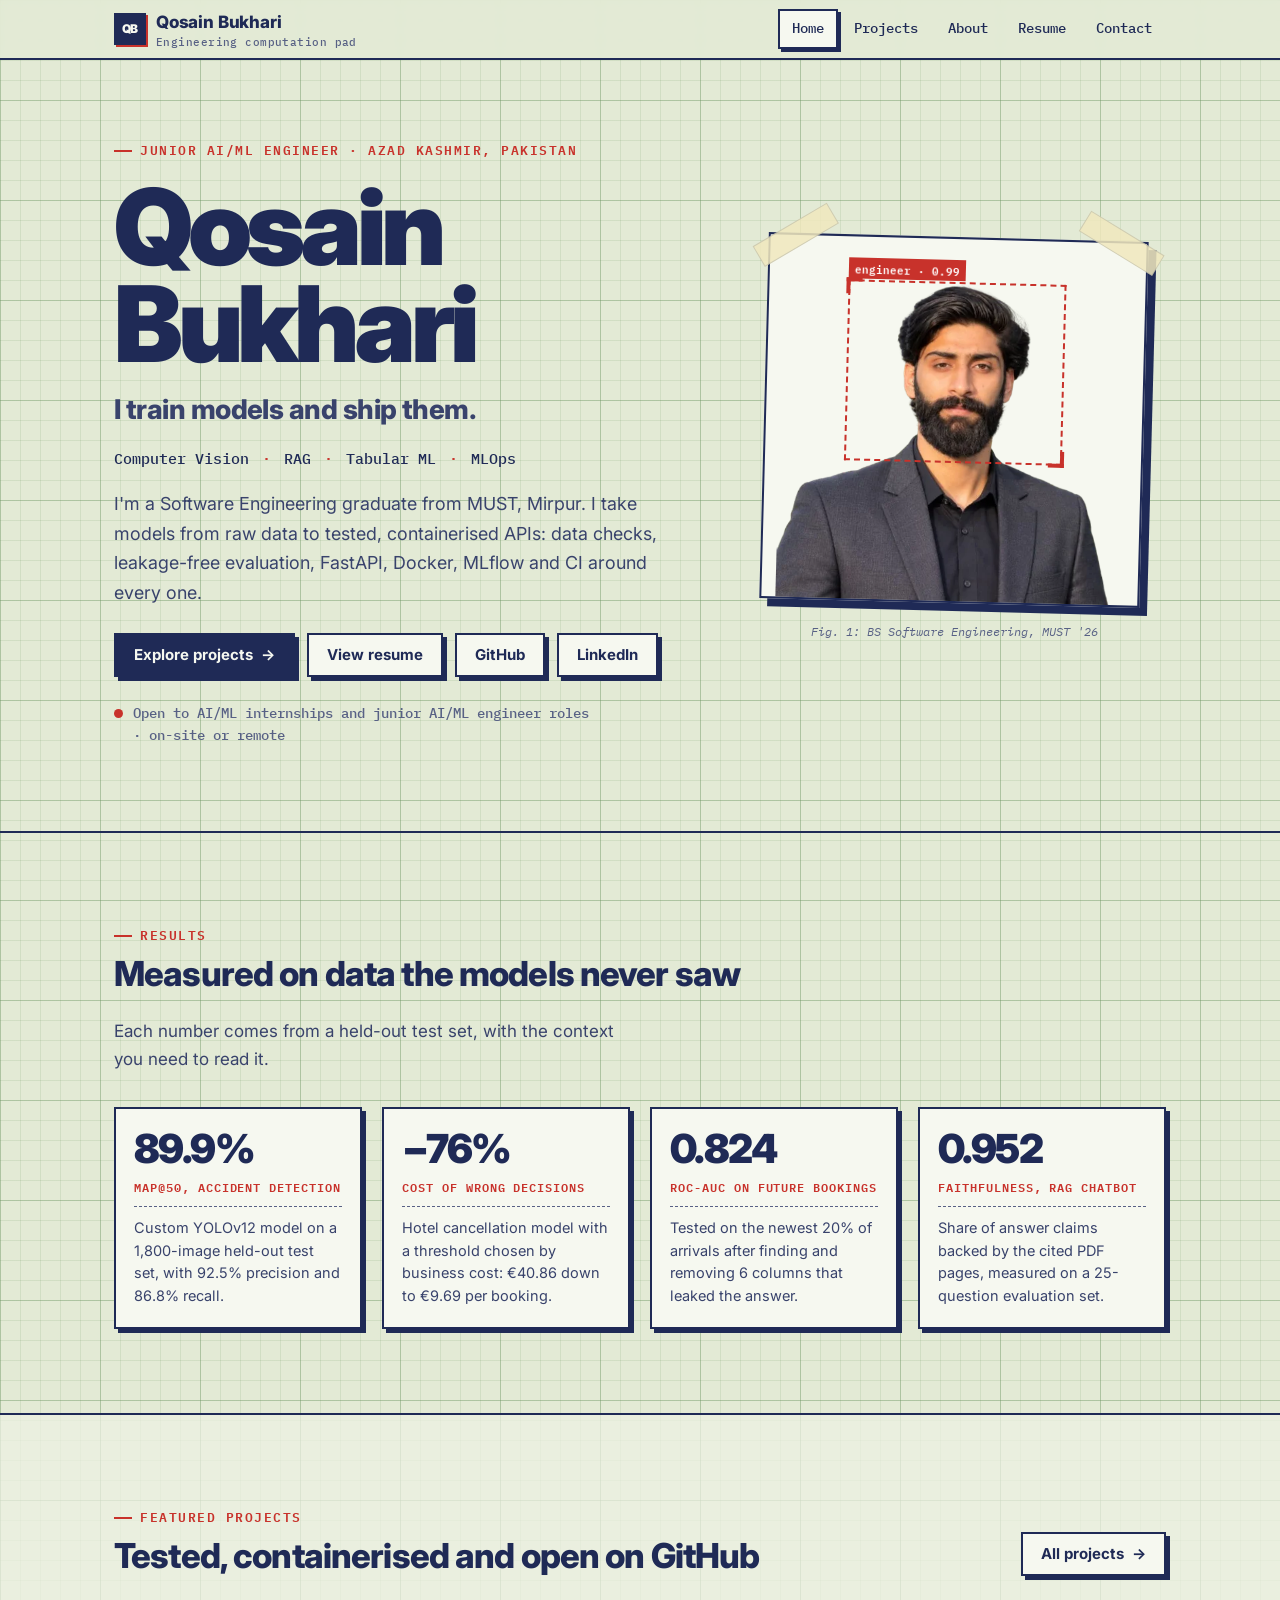
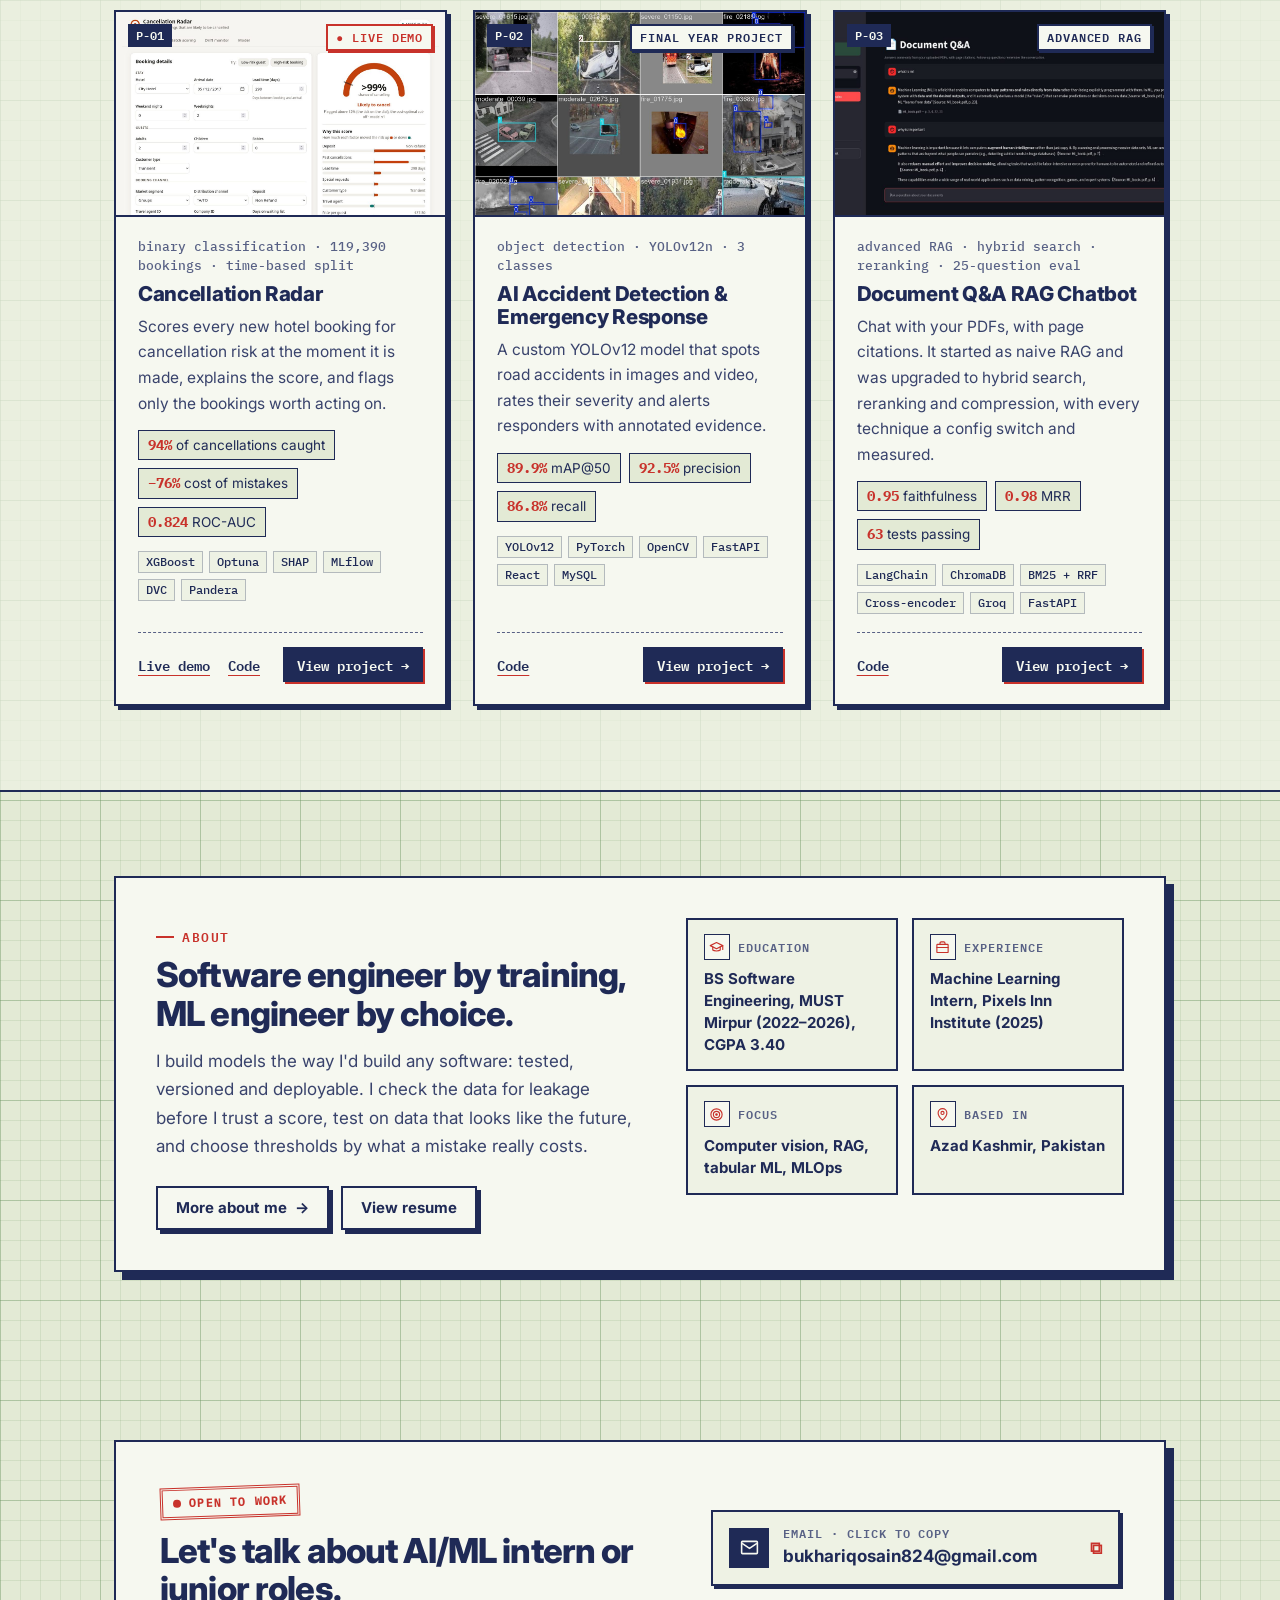
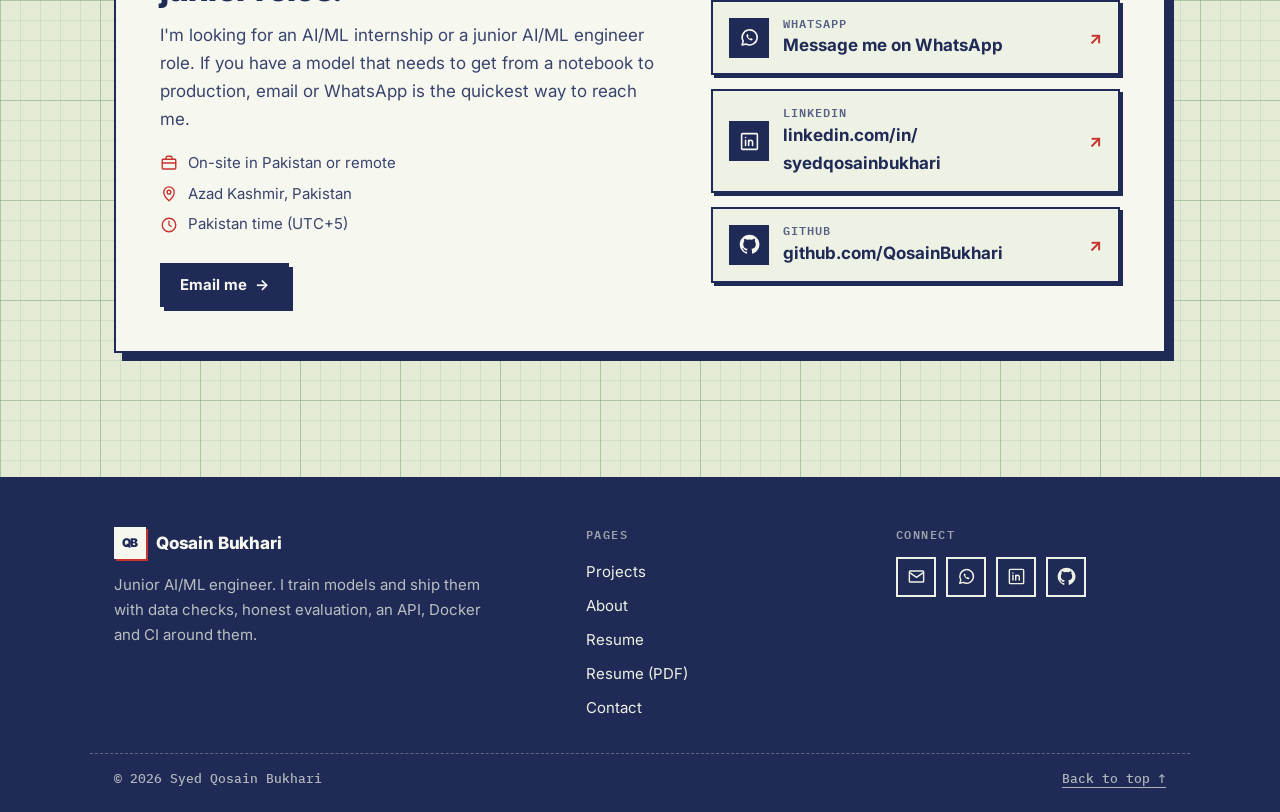
<file: index.html>
<!DOCTYPE html>
<html lang="en">
<head>
<meta charset="UTF-8">
<meta name="viewport" content="width=device-width, initial-scale=1">
<title>Qosain Bukhari | Junior AI/ML Engineer</title>
<meta name="description" content="Qosain Bukhari, junior AI/ML engineer from Azad Kashmir, Pakistan. Computer vision, RAG and MLOps: data checks, honest evaluation, FastAPI, Docker and CI.">
<meta name="author" content="Qosain Bukhari">
<meta name="theme-color" content="#e3ead5">
<link rel="canonical" href="https://qosainbukhari.github.io/Profolio_Qosain_Bukhari/">
<meta property="og:type" content="website">
<meta property="og:title" content="Qosain Bukhari | Junior AI/ML Engineer">
<meta property="og:description" content="Qosain Bukhari, junior AI/ML engineer from Azad Kashmir, Pakistan. Computer vision, RAG and MLOps: data checks, honest evaluation, FastAPI, Docker and CI.">
<meta property="og:url" content="https://qosainbukhari.github.io/Profolio_Qosain_Bukhari/">
<meta property="og:image" content="https://qosainbukhari.github.io/Profolio_Qosain_Bukhari/assets/img/qosain.png">
<link rel="icon" href="data:image/svg+xml,<svg xmlns=%22http://www.w3.org/2000/svg%22 viewBox=%220 0 64 64%22><rect width=%2264%22 height=%2264%22 fill=%22%231f2a56%22/><text x=%2232%22 y=%2242%22 font-family=%22Arial%22 font-weight=%22900%22 font-size=%2226%22 fill=%22%23eef2e4%22 text-anchor=%22middle%22>QB</text></svg>">
<link rel="preconnect" href="https://fonts.googleapis.com">
<link rel="preconnect" href="https://fonts.gstatic.com" crossorigin>
<link href="https://fonts.googleapis.com/css2?family=Inter:wght@400;500;600;700;800;900&family=IBM+Plex+Mono:ital,wght@0,400;0,500;0,600;0,700;1,400&display=swap" rel="stylesheet">
<link rel="stylesheet" href="assets/css/style.css">
</head>
<body>
<a class="skip" href="#main">Skip to content</a>
<header class="site-header">
<div class="header-in">
<a class="brand" href="index.html"><span class="brand-mark" aria-hidden="true">QB</span><span>Qosain Bukhari<small>Engineering computation pad</small></span></a>
<button class="menu-btn" type="button" aria-expanded="false" aria-controls="main-nav" aria-label="Open menu"><span></span><span></span><span></span></button>
<nav class="nav" id="main-nav" aria-label="Main"><a href="index.html" aria-current="page">Home</a><a href="projects.html">Projects</a><a href="about.html">About</a><a href="resume.html">Resume</a><a href="index.html#contact">Contact</a></nav>
</div>
</header>
<main id="main">
<section class="hero" aria-labelledby="hero-title">
<div class="wrap hero-in">
<div>
<p class="eyebrow enter">Junior AI/ML engineer · Azad Kashmir, Pakistan</p>
<h1 id="hero-title" class="enter d2">Qosain<br>Bukhari</h1>
<p class="role enter d2">I train models and ship them.</p>
<p class="focus enter d3">Computer Vision <span>·</span> RAG <span>·</span> Tabular ML <span>·</span> MLOps</p>
<p class="lede enter d3">I'm a Software Engineering graduate from MUST, Mirpur. I take models from raw data to tested, containerised APIs: data checks, leakage-free evaluation, FastAPI, Docker, MLflow and CI around every one.</p>
<div class="actions enter d4">
<a class="btn primary" href="projects.html">Explore projects <span class="arrow" aria-hidden="true">→</span></a>
<a class="btn" href="resume.html">View resume</a>
<a class="btn" href="https://github.com/QosainBukhari" target="_blank" rel="noopener">GitHub</a>
<a class="btn" href="https://www.linkedin.com/in/syedqosainbukhari/" target="_blank" rel="noopener">LinkedIn</a>
</div>
<p class="hero-meta enter d5"><span class="pulse" aria-hidden="true"></span>Open to AI/ML internships and junior AI/ML engineer roles · on-site or remote</p>
</div>
<figure class="portrait enter d2">
<div class="portrait-frame">
<span class="tape l" aria-hidden="true"></span><span class="tape r" aria-hidden="true"></span>
<picture><source srcset="assets/img/qosain.webp" type="image/webp"><img src="assets/img/qosain.png" alt="Portrait of Qosain Bukhari" width="500" height="500"></picture>
<span class="bbox" aria-hidden="true"><span>engineer · 0.99</span></span>
</div>
<figcaption>Fig. 1: BS Software Engineering, MUST '26</figcaption>
</figure>
</div>
</section>

<section class="section" aria-labelledby="results-title">
<div class="wrap">
<div class="section-head">
<div><p class="eyebrow">Results</p><h2 id="results-title">Measured on data the models never saw</h2></div>
<p>Each number comes from a held-out test set, with the context you need to read it.</p>
</div>
<div class="metrics"><div class="metric reveal"><span class="num">89.9%</span><span class="what">mAP@50, accident detection</span><span class="ctx">Custom YOLOv12 model on a 1,800-image held-out test set, with 92.5% precision and 86.8% recall.</span></div><div class="metric reveal"><span class="num">−76%</span><span class="what">Cost of wrong decisions</span><span class="ctx">Hotel cancellation model with a threshold chosen by business cost: €40.86 down to €9.69 per booking.</span></div><div class="metric reveal"><span class="num">0.824</span><span class="what">ROC-AUC on future bookings</span><span class="ctx">Tested on the newest 20% of arrivals after finding and removing 6 columns that leaked the answer.</span></div><div class="metric reveal"><span class="num">0.952</span><span class="what">Faithfulness, RAG chatbot</span><span class="ctx">Share of answer claims backed by the cited PDF pages, measured on a 25-question evaluation set.</span></div></div>
</div>
</section>

<section class="section band" aria-labelledby="featured-title">
<div class="wrap">
<div class="section-head">
<div><p class="eyebrow">Featured projects</p><h2 id="featured-title">Tested, containerised and open on GitHub</h2></div>
<a class="btn" href="projects.html">All projects <span class="arrow" aria-hidden="true">→</span></a>
</div>
<div class="grid-3">
<article class="pcard reveal" data-category="Tabular ML|MLOps">
<div class="shot"><img src="assets/img/radar-predict.jpg" alt="Cancellation Radar web app: a booking form, a risk dial at over 99% and the SHAP factors behind the score" width="1280" height="800" loading="lazy" decoding="async"><span class="pno">P-01</span><span class="tag live">● Live demo</span></div>
<div class="pbody">
<div class="spec">binary classification · 119,390 bookings · time-based split</div>
<h3><a href="projects/cancellation-radar.html">Cancellation Radar</a></h3>
<p>Scores every new hotel booking for cancellation risk at the moment it is made, explains the score, and flags only the bookings worth acting on.</p>
<ul class="chips"><li><b>94%</b> of cancellations caught</li><li><b>−76%</b> cost of mistakes</li><li><b>0.824</b> ROC-AUC</li></ul>
<ul class="badges" aria-label="Tools"><li>XGBoost</li><li>Optuna</li><li>SHAP</li><li>MLflow</li><li>DVC</li><li>Pandera</li></ul>
<div class="plinks"><a href="https://cancellation-radar.vercel.app" target="_blank" rel="noopener">Live demo</a><a href="https://github.com/QosainBukhari/Hotel_Booking_cancellation_Prediction" target="_blank" rel="noopener">Code</a><a class="case" href="projects/cancellation-radar.html">View project <span class="arrow" aria-hidden="true">→</span></a></div>
</div>
</article>
<article class="pcard reveal" data-category="Computer Vision">
<div class="shot"><img src="assets/img/accident-batch.jpg" alt="Road-scene training images with labelled boxes for overturned cars, crashed vehicles and fires" width="1280" height="960" loading="lazy" decoding="async"><span class="pno">P-02</span><span class="tag">Final year project</span></div>
<div class="pbody">
<div class="spec">object detection · YOLOv12n · 3 classes</div>
<h3><a href="projects/accident-detection.html">AI Accident Detection &amp; Emergency Response</a></h3>
<p>A custom YOLOv12 model that spots road accidents in images and video, rates their severity and alerts responders with annotated evidence.</p>
<ul class="chips"><li><b>89.9%</b> mAP@50</li><li><b>92.5%</b> precision</li><li><b>86.8%</b> recall</li></ul>
<ul class="badges" aria-label="Tools"><li>YOLOv12</li><li>PyTorch</li><li>OpenCV</li><li>FastAPI</li><li>React</li><li>MySQL</li></ul>
<div class="plinks"><a href="https://github.com/QosainBukhari/Accident_detection_system_Yolov12" target="_blank" rel="noopener">Code</a><a class="case" href="projects/accident-detection.html">View project <span class="arrow" aria-hidden="true">→</span></a></div>
</div>
</article>
<article class="pcard reveal" data-category="GenAI & RAG">
<div class="shot"><img src="assets/img/rag-chat.jpg" alt="Document Q&amp;A chat UI answering questions about an uploaded PDF, with page citations under each answer" width="1280" height="638" loading="lazy" decoding="async"><span class="pno">P-03</span><span class="tag">Advanced RAG</span></div>
<div class="pbody">
<div class="spec">advanced RAG · hybrid search · reranking · 25-question eval</div>
<h3><a href="projects/rag-chatbot.html">Document Q&amp;A RAG Chatbot</a></h3>
<p>Chat with your PDFs, with page citations. It started as naive RAG and was upgraded to hybrid search, reranking and compression, with every technique a config switch and measured.</p>
<ul class="chips"><li><b>0.95</b> faithfulness</li><li><b>0.98</b> MRR</li><li><b>63</b> tests passing</li></ul>
<ul class="badges" aria-label="Tools"><li>LangChain</li><li>ChromaDB</li><li>BM25 + RRF</li><li>Cross-encoder</li><li>Groq</li><li>FastAPI</li></ul>
<div class="plinks"><a href="https://github.com/QosainBukhari/Document-Q-A-RAG-Chatbot" target="_blank" rel="noopener">Code</a><a class="case" href="projects/rag-chatbot.html">View project <span class="arrow" aria-hidden="true">→</span></a></div>
</div>
</article>
</div>
</div>
</section>

<section class="section" aria-labelledby="about-title">
<div class="wrap">
<div class="split about-panel reveal">
<div>
<p class="eyebrow">About</p>
<h2 id="about-title">Software engineer by training, ML engineer by choice.</h2>
<p class="muted">I build models the way I'd build any software: tested, versioned and deployable. I check the data for leakage before I trust a score, test on data that looks like the future, and choose thresholds by what a mistake really costs.</p>
<div class="actions">
<a class="btn" href="about.html">More about me <span class="arrow" aria-hidden="true">→</span></a>
<a class="btn" href="resume.html">View resume</a>
</div>
</div>
<dl class="facts">
<div><dt><span class="f-ic"><svg viewBox="0 0 24 24" fill="none" stroke="currentColor" stroke-width="1.8" stroke-linecap="round" stroke-linejoin="round" aria-hidden="true"><path d="M2 9l10-5 10 5-10 5z"/><path d="M6 11v5c2 2 10 2 12 0v-5M22 9v6"/></svg></span>Education</dt><dd>BS Software Engineering, MUST Mirpur (2022–2026), CGPA 3.40</dd></div>
<div><dt><span class="f-ic"><svg viewBox="0 0 24 24" fill="none" stroke="currentColor" stroke-width="1.8" stroke-linecap="round" stroke-linejoin="round" aria-hidden="true"><rect x="3" y="7" width="18" height="13" rx="1"/><path d="M8 7V5a2 2 0 0 1 2-2h4a2 2 0 0 1 2 2v2M3 12h18"/></svg></span>Experience</dt><dd>Machine Learning Intern, Pixels Inn Institute (2025)</dd></div>
<div><dt><span class="f-ic"><svg viewBox="0 0 24 24" fill="none" stroke="currentColor" stroke-width="1.8" stroke-linecap="round" stroke-linejoin="round" aria-hidden="true"><circle cx="12" cy="12" r="9"/><circle cx="12" cy="12" r="5"/><circle cx="12" cy="12" r="1.2" fill="currentColor"/></svg></span>Focus</dt><dd>Computer vision, RAG, tabular ML, MLOps</dd></div>
<div><dt><span class="f-ic"><svg viewBox="0 0 24 24" fill="none" stroke="currentColor" stroke-width="1.8" stroke-linecap="round" stroke-linejoin="round" aria-hidden="true"><path d="M12 21s-7-6.2-7-11.5a7 7 0 0 1 14 0C19 14.8 12 21 12 21z"/><circle cx="12" cy="9.5" r="2.5"/></svg></span>Based in</dt><dd>Azad Kashmir, Pakistan</dd></div>
</dl>
</div>
</div>
</section>
<section class="section" id="contact" aria-labelledby="contact-title">
<div class="wrap">
<div class="contact reveal">
<div>
<span class="status">Open to work</span>
<h2 id="contact-title">Let's talk about AI/ML intern or junior roles.</h2>
<p>I'm looking for an AI/ML internship or a junior AI/ML engineer role. If you have a model that needs to get from a notebook to production, email or WhatsApp is the quickest way to reach me.</p>
<ul class="contact-meta">
<li><svg viewBox="0 0 24 24" fill="none" stroke="currentColor" stroke-width="1.8" stroke-linecap="round" stroke-linejoin="round" aria-hidden="true"><rect x="3" y="7" width="18" height="13" rx="1"/><path d="M8 7V5a2 2 0 0 1 2-2h4a2 2 0 0 1 2 2v2M3 12h18"/></svg>On-site in Pakistan or remote</li>
<li><svg viewBox="0 0 24 24" fill="none" stroke="currentColor" stroke-width="1.8" stroke-linecap="round" stroke-linejoin="round" aria-hidden="true"><path d="M12 21s-7-6.2-7-11.5a7 7 0 0 1 14 0C19 14.8 12 21 12 21z"/><circle cx="12" cy="9.5" r="2.5"/></svg>Azad Kashmir, Pakistan</li>
<li><svg viewBox="0 0 24 24" fill="none" stroke="currentColor" stroke-width="1.8" stroke-linecap="round" stroke-linejoin="round" aria-hidden="true"><circle cx="12" cy="12" r="9"/><path d="M12 7v5l3 2"/></svg>Pakistan time (UTC+5)</li>
</ul>
<div class="actions">
<a class="btn primary" href="mailto:bukhariqosain824@gmail.com">Email me <span class="arrow" aria-hidden="true">→</span></a>
</div>
</div>
<ul class="contact-list">
<li><button class="c-item" type="button" data-copy="bukhariqosain824@gmail.com"><span class="c-ic"><svg viewBox="0 0 24 24" fill="none" stroke="currentColor" stroke-width="1.8" stroke-linecap="round" stroke-linejoin="round" aria-hidden="true"><rect x="3" y="5" width="18" height="14" rx="1"/><path d="m4 7.5 8 5.5 8-5.5"/></svg></span><span class="c-txt"><span class="k">Email · click to copy</span><span class="v">bukhariqosain824@gmail.com</span></span><span class="c-go" aria-hidden="true">⧉</span></button></li>
<li><a class="c-item" href="https://wa.me/923378624851?text=Hi%20Qosain%2C%20I%20saw%20your%20portfolio.%20Are%20you%20available%20for%20a%20quick%20chat%3F" target="_blank" rel="noopener"><span class="c-ic"><svg viewBox="0 0 24 24" fill="none" stroke="currentColor" stroke-width="1.8" stroke-linecap="round" stroke-linejoin="round" aria-hidden="true"><path d="M3.5 20.5l1.3-4.2A8.6 8.6 0 1 1 8 19.4z"/><path d="M9 8.6c.2-.5.7-.6 1-.4l.9 1.6c.1.3 0 .6-.2.8l-.5.5c.5 1 1.3 1.9 2.4 2.4l.5-.5c.2-.2.5-.3.8-.2l1.6.9c.3.2.3.7-.1 1-.6.6-1.5.8-2.3.5a8 8 0 0 1-4.5-4.4c-.3-.8-.1-1.6.4-2.2z" fill="currentColor" stroke="none"/></svg></span><span class="c-txt"><span class="k">WhatsApp</span><span class="v">Message me on WhatsApp</span></span><span class="c-go" aria-hidden="true">↗</span></a></li>
<li><a class="c-item" href="https://www.linkedin.com/in/syedqosainbukhari/" target="_blank" rel="noopener"><span class="c-ic"><svg viewBox="0 0 24 24" fill="none" stroke="currentColor" stroke-width="1.8" stroke-linecap="round" stroke-linejoin="round" aria-hidden="true"><rect x="3" y="3" width="18" height="18" rx="1"/><path d="M7.5 10.5V16.5M7.5 7.5v.01M11 16.5v-6M11 13.2c0-1.6 1-2.7 2.4-2.7s2.1 1 2.1 2.6v3.4"/></svg></span><span class="c-txt"><span class="k">LinkedIn</span><span class="v">linkedin.com/in/<wbr>syedqosainbukhari</span></span><span class="c-go" aria-hidden="true">↗</span></a></li>
<li><a class="c-item" href="https://github.com/QosainBukhari" target="_blank" rel="noopener"><span class="c-ic"><svg viewBox="0 0 24 24" fill="currentColor" aria-hidden="true"><path d="M12 .8a11.2 11.2 0 0 0-3.54 21.83c.56.1.77-.24.77-.54v-1.9c-3.12.68-3.78-1.5-3.78-1.5-.51-1.3-1.25-1.64-1.25-1.64-1.02-.7.08-.68.08-.68 1.13.08 1.72 1.16 1.72 1.16 1 1.72 2.63 1.22 3.27.93.1-.73.39-1.22.71-1.5-2.49-.28-5.11-1.25-5.11-5.55 0-1.22.44-2.22 1.16-3.01-.12-.29-.5-1.43.11-2.98 0 0 .94-.3 3.09 1.15a10.7 10.7 0 0 1 5.62 0c2.14-1.45 3.08-1.15 3.08-1.15.62 1.55.23 2.69.11 2.98.72.79 1.16 1.79 1.16 3.01 0 4.31-2.63 5.26-5.13 5.54.4.35.76 1.03.76 2.08v3.08c0 .3.2.65.78.54A11.2 11.2 0 0 0 12 .8z"/></svg></span><span class="c-txt"><span class="k">GitHub</span><span class="v">github.com/QosainBukhari</span></span><span class="c-go" aria-hidden="true">↗</span></a></li>
</ul>
</div>
</div>
</section>
</main>
<footer class="site-footer">
<div class="footer-in">
<div class="footer-brand">
<a class="brand" href="index.html"><span class="brand-mark" aria-hidden="true">QB</span>Qosain Bukhari</a>
<p>Junior AI/ML engineer. I train models and ship them with data checks, honest evaluation, an API, Docker and CI around them.</p>
</div>
<nav aria-labelledby="f-pages"><h2 id="f-pages">Pages</h2><ul class="footer-links"><li><a href="projects.html">Projects</a></li><li><a href="about.html">About</a></li><li><a href="resume.html">Resume</a></li><li><a href="Qosain_Bukhari_Resume.pdf" target="_blank" rel="noopener">Resume (PDF)</a></li><li><a href="index.html#contact">Contact</a></li></ul></nav>
<div><h2>Connect</h2><ul class="socials">
<li><a href="mailto:bukhariqosain824@gmail.com" aria-label="Email"><svg viewBox="0 0 24 24" fill="none" stroke="currentColor" stroke-width="1.8" stroke-linecap="round" stroke-linejoin="round" aria-hidden="true"><rect x="3" y="5" width="18" height="14" rx="1"/><path d="m4 7.5 8 5.5 8-5.5"/></svg></a></li>
<li><a href="https://wa.me/923378624851?text=Hi%20Qosain%2C%20I%20saw%20your%20portfolio.%20Are%20you%20available%20for%20a%20quick%20chat%3F" target="_blank" rel="noopener" aria-label="WhatsApp"><svg viewBox="0 0 24 24" fill="none" stroke="currentColor" stroke-width="1.8" stroke-linecap="round" stroke-linejoin="round" aria-hidden="true"><path d="M3.5 20.5l1.3-4.2A8.6 8.6 0 1 1 8 19.4z"/><path d="M9 8.6c.2-.5.7-.6 1-.4l.9 1.6c.1.3 0 .6-.2.8l-.5.5c.5 1 1.3 1.9 2.4 2.4l.5-.5c.2-.2.5-.3.8-.2l1.6.9c.3.2.3.7-.1 1-.6.6-1.5.8-2.3.5a8 8 0 0 1-4.5-4.4c-.3-.8-.1-1.6.4-2.2z" fill="currentColor" stroke="none"/></svg></a></li>
<li><a href="https://www.linkedin.com/in/syedqosainbukhari/" target="_blank" rel="noopener" aria-label="LinkedIn"><svg viewBox="0 0 24 24" fill="none" stroke="currentColor" stroke-width="1.8" stroke-linecap="round" stroke-linejoin="round" aria-hidden="true"><rect x="3" y="3" width="18" height="18" rx="1"/><path d="M7.5 10.5V16.5M7.5 7.5v.01M11 16.5v-6M11 13.2c0-1.6 1-2.7 2.4-2.7s2.1 1 2.1 2.6v3.4"/></svg></a></li>
<li><a href="https://github.com/QosainBukhari" target="_blank" rel="noopener" aria-label="GitHub"><svg viewBox="0 0 24 24" fill="currentColor" aria-hidden="true"><path d="M12 .8a11.2 11.2 0 0 0-3.54 21.83c.56.1.77-.24.77-.54v-1.9c-3.12.68-3.78-1.5-3.78-1.5-.51-1.3-1.25-1.64-1.25-1.64-1.02-.7.08-.68.08-.68 1.13.08 1.72 1.16 1.72 1.16 1 1.72 2.63 1.22 3.27.93.1-.73.39-1.22.71-1.5-2.49-.28-5.11-1.25-5.11-5.55 0-1.22.44-2.22 1.16-3.01-.12-.29-.5-1.43.11-2.98 0 0 .94-.3 3.09 1.15a10.7 10.7 0 0 1 5.62 0c2.14-1.45 3.08-1.15 3.08-1.15.62 1.55.23 2.69.11 2.98.72.79 1.16 1.79 1.16 3.01 0 4.31-2.63 5.26-5.13 5.54.4.35.76 1.03.76 2.08v3.08c0 .3.2.65.78.54A11.2 11.2 0 0 0 12 .8z"/></svg></a></li>
</ul></div>
</div>
<div class="footer-bottom"><span>© <span id="year">2026</span> Syed Qosain Bukhari</span><a href="#main">Back to top ↑</a></div>
</footer>
<div class="toast" id="toast" role="status" aria-live="polite"></div>
<script src="assets/js/site.js" defer></script>
</body>
</html>
</file>
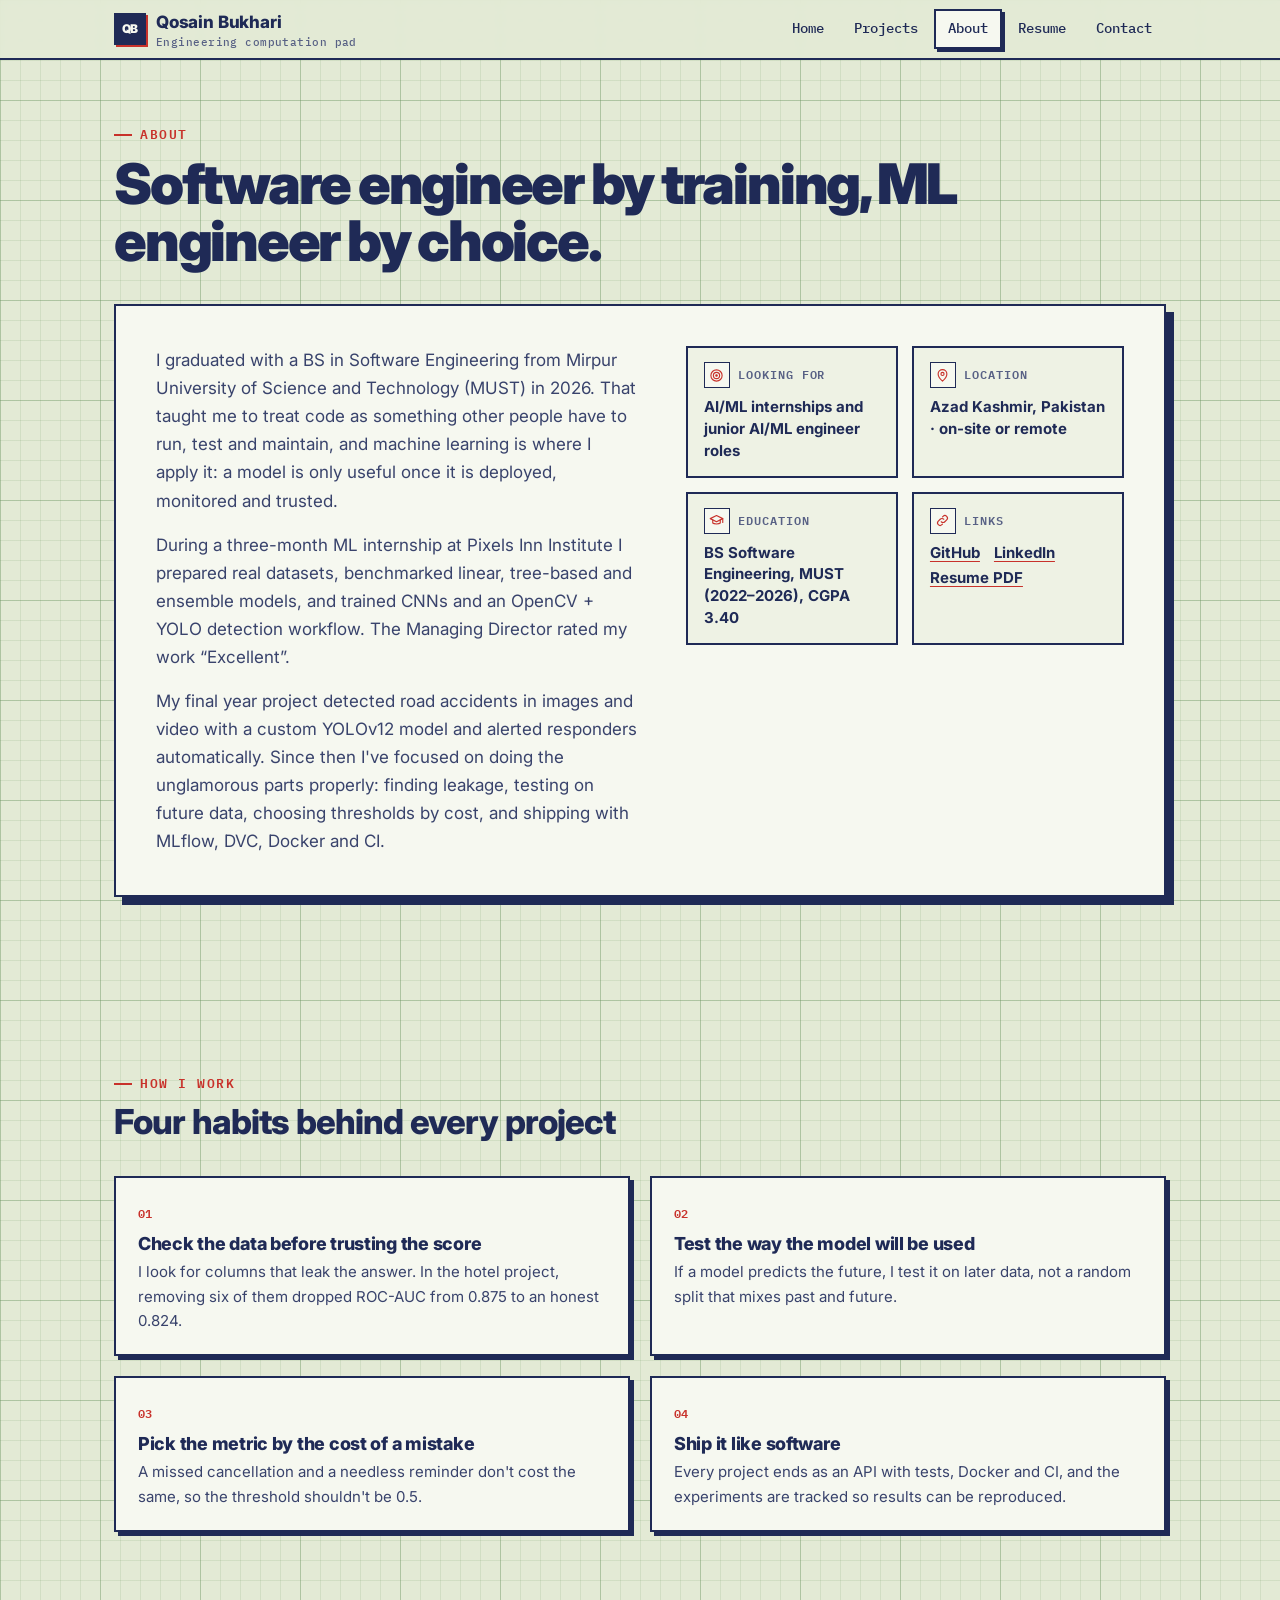
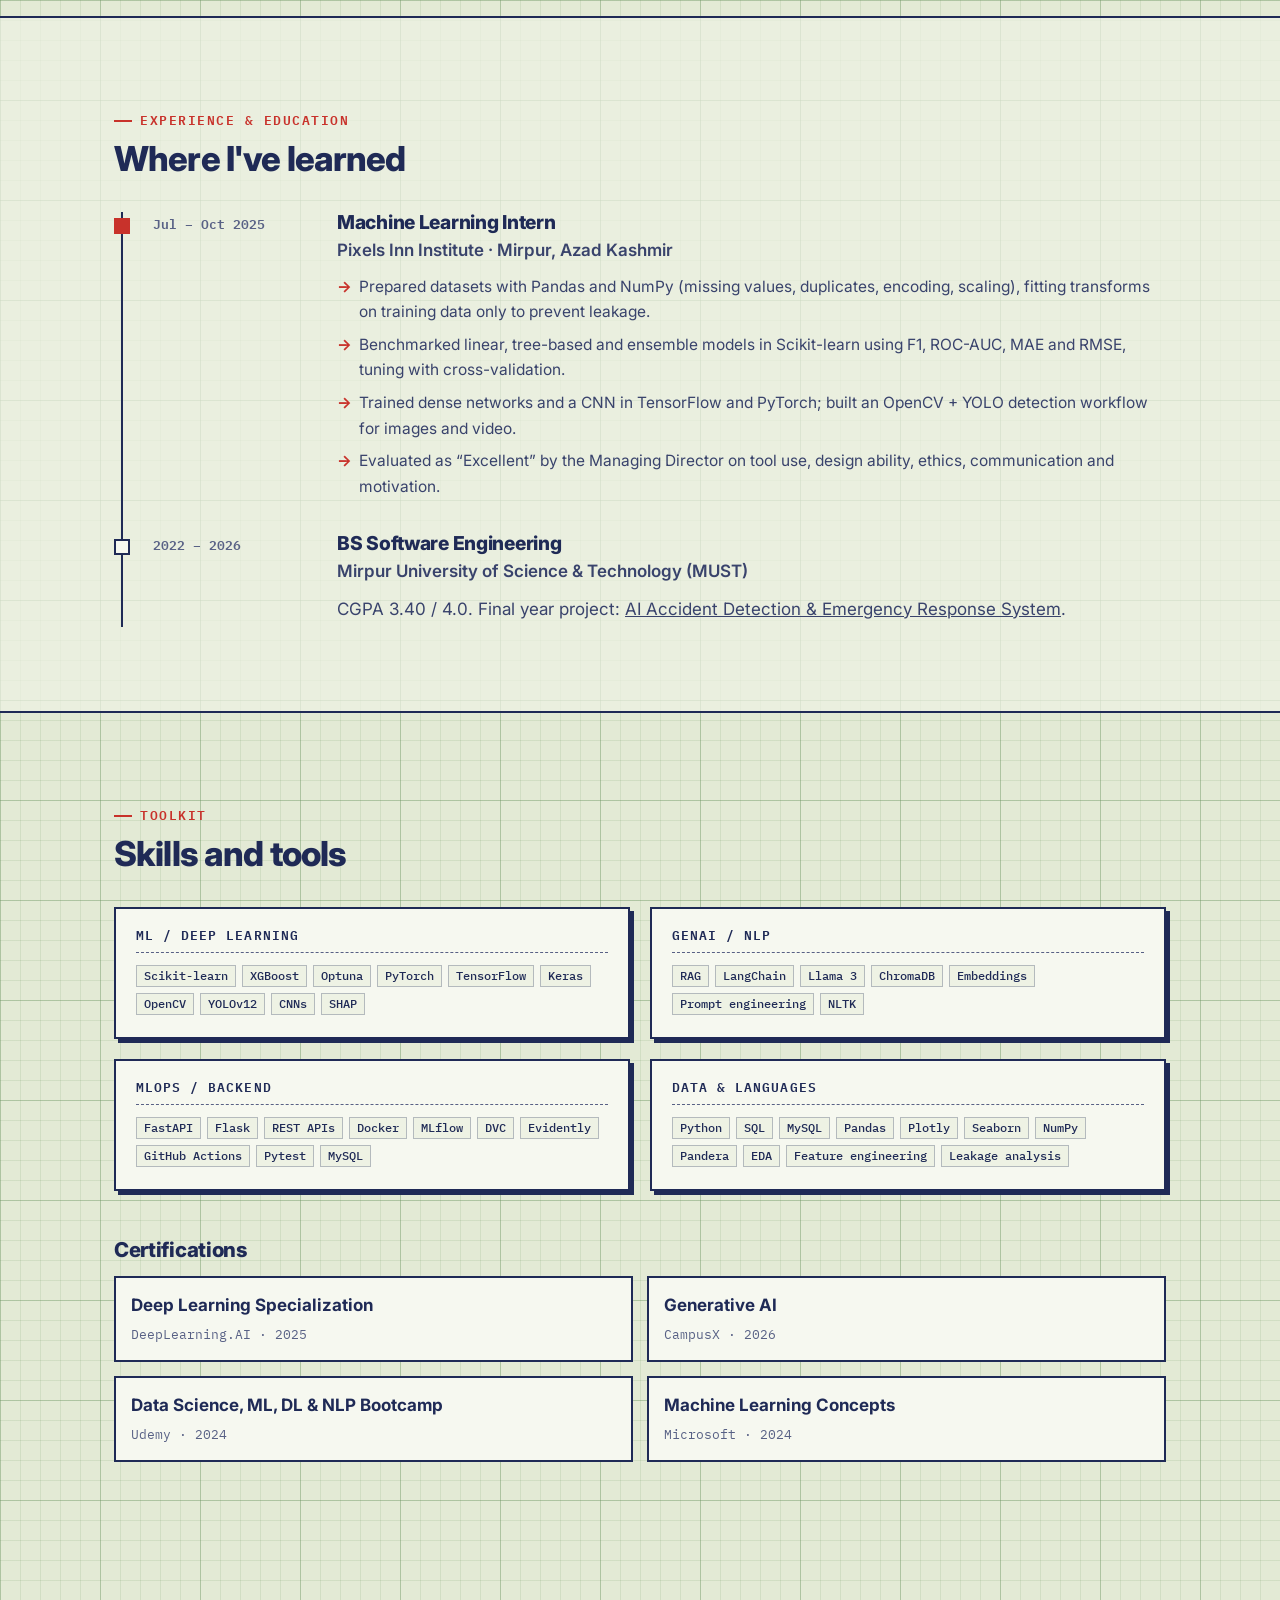
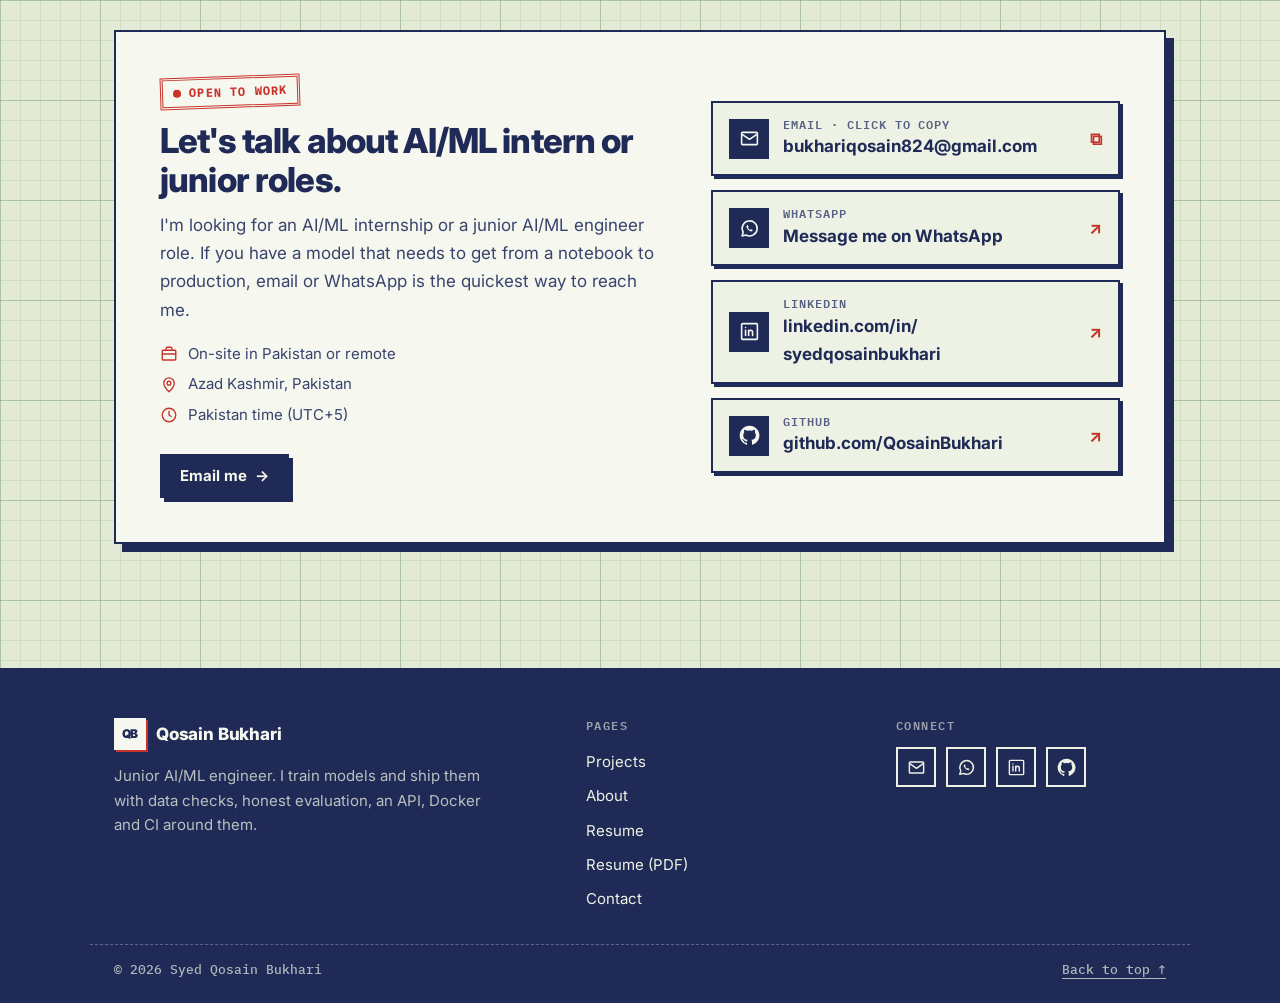
<file: about.html>
<!DOCTYPE html>
<html lang="en">
<head>
<meta charset="UTF-8">
<meta name="viewport" content="width=device-width, initial-scale=1">
<title>About | Qosain Bukhari</title>
<meta name="description" content="About Qosain Bukhari: Software Engineering graduate and junior AI/ML engineer from Azad Kashmir, Pakistan.">
<meta name="author" content="Qosain Bukhari">
<meta name="theme-color" content="#e3ead5">
<link rel="canonical" href="https://qosainbukhari.github.io/Profolio_Qosain_Bukhari/about.html">
<meta property="og:type" content="website">
<meta property="og:title" content="About | Qosain Bukhari">
<meta property="og:description" content="About Qosain Bukhari: Software Engineering graduate and junior AI/ML engineer from Azad Kashmir, Pakistan.">
<meta property="og:url" content="https://qosainbukhari.github.io/Profolio_Qosain_Bukhari/about.html">
<meta property="og:image" content="https://qosainbukhari.github.io/Profolio_Qosain_Bukhari/assets/img/qosain.png">
<link rel="icon" href="data:image/svg+xml,<svg xmlns=%22http://www.w3.org/2000/svg%22 viewBox=%220 0 64 64%22><rect width=%2264%22 height=%2264%22 fill=%22%231f2a56%22/><text x=%2232%22 y=%2242%22 font-family=%22Arial%22 font-weight=%22900%22 font-size=%2226%22 fill=%22%23eef2e4%22 text-anchor=%22middle%22>QB</text></svg>">
<link rel="preconnect" href="https://fonts.googleapis.com">
<link rel="preconnect" href="https://fonts.gstatic.com" crossorigin>
<link href="https://fonts.googleapis.com/css2?family=Inter:wght@400;500;600;700;800;900&family=IBM+Plex+Mono:ital,wght@0,400;0,500;0,600;0,700;1,400&display=swap" rel="stylesheet">
<link rel="stylesheet" href="assets/css/style.css">
</head>
<body>
<a class="skip" href="#main">Skip to content</a>
<header class="site-header">
<div class="header-in">
<a class="brand" href="index.html"><span class="brand-mark" aria-hidden="true">QB</span><span>Qosain Bukhari<small>Engineering computation pad</small></span></a>
<button class="menu-btn" type="button" aria-expanded="false" aria-controls="main-nav" aria-label="Open menu"><span></span><span></span><span></span></button>
<nav class="nav" id="main-nav" aria-label="Main"><a href="index.html">Home</a><a href="projects.html">Projects</a><a href="about.html" aria-current="page">About</a><a href="resume.html">Resume</a><a href="index.html#contact">Contact</a></nav>
</div>
</header>
<main id="main">
<section class="section tight" aria-labelledby="t">
<div class="wrap">
<p class="eyebrow">About</p>
<h1 id="t" class="page-title">Software engineer by training, ML engineer by choice.</h1>
<div class="split about-panel reveal" style="margin-top:34px">
<div class="prose">
<p>I graduated with a BS in Software Engineering from Mirpur University of Science and Technology (MUST) in 2026. That taught me to treat code as something other people have to run, test and maintain, and machine learning is where I apply it: a model is only useful once it is deployed, monitored and trusted.</p>
<p>During a three-month ML internship at Pixels Inn Institute I prepared real datasets, benchmarked linear, tree-based and ensemble models, and trained CNNs and an OpenCV + YOLO detection workflow. The Managing Director rated my work “Excellent”.</p>
<p>My final year project detected road accidents in images and video with a custom YOLOv12 model and alerted responders automatically. Since then I've focused on doing the unglamorous parts properly: finding leakage, testing on future data, choosing thresholds by cost, and shipping with MLflow, DVC, Docker and CI.</p>
</div>
<dl class="facts">
<div><dt><span class="f-ic"><svg viewBox="0 0 24 24" fill="none" stroke="currentColor" stroke-width="1.8" stroke-linecap="round" stroke-linejoin="round" aria-hidden="true"><circle cx="12" cy="12" r="9"/><circle cx="12" cy="12" r="5"/><circle cx="12" cy="12" r="1.2" fill="currentColor"/></svg></span>Looking for</dt><dd>AI/ML internships and junior AI/ML engineer roles</dd></div>
<div><dt><span class="f-ic"><svg viewBox="0 0 24 24" fill="none" stroke="currentColor" stroke-width="1.8" stroke-linecap="round" stroke-linejoin="round" aria-hidden="true"><path d="M12 21s-7-6.2-7-11.5a7 7 0 0 1 14 0C19 14.8 12 21 12 21z"/><circle cx="12" cy="9.5" r="2.5"/></svg></span>Location</dt><dd>Azad Kashmir, Pakistan · on-site or remote</dd></div>
<div><dt><span class="f-ic"><svg viewBox="0 0 24 24" fill="none" stroke="currentColor" stroke-width="1.8" stroke-linecap="round" stroke-linejoin="round" aria-hidden="true"><path d="M2 9l10-5 10 5-10 5z"/><path d="M6 11v5c2 2 10 2 12 0v-5M22 9v6"/></svg></span>Education</dt><dd>BS Software Engineering, MUST (2022–2026), CGPA 3.40</dd></div>
<div><dt><span class="f-ic"><svg viewBox="0 0 24 24" fill="none" stroke="currentColor" stroke-width="1.8" stroke-linecap="round" stroke-linejoin="round" aria-hidden="true"><path d="M10 14a4 4 0 0 0 5.7 0l3-3a4 4 0 0 0-5.7-5.7l-1 1"/><path d="M14 10a4 4 0 0 0-5.7 0l-3 3a4 4 0 0 0 5.7 5.7l1-1"/></svg></span>Links</dt><dd><ul class="link-list"><li><a href="https://github.com/QosainBukhari" target="_blank" rel="noopener">GitHub</a></li><li><a href="https://www.linkedin.com/in/syedqosainbukhari/" target="_blank" rel="noopener">LinkedIn</a></li><li><a href="Qosain_Bukhari_Resume.pdf" target="_blank" rel="noopener">Resume PDF</a></li></ul></dd></div>
</dl>
</div>
</div>
</section>

<section class="section" aria-labelledby="how-title">
<div class="wrap">
<div class="section-head"><div><p class="eyebrow">How I work</p><h2 id="how-title">Four habits behind every project</h2></div></div>
<div class="principles">
<div class="principle reveal"><span class="n">01</span><h3>Check the data before trusting the score</h3><p>I look for columns that leak the answer. In the hotel project, removing six of them dropped ROC-AUC from 0.875 to an honest 0.824.</p></div>
<div class="principle reveal"><span class="n">02</span><h3>Test the way the model will be used</h3><p>If a model predicts the future, I test it on later data, not a random split that mixes past and future.</p></div>
<div class="principle reveal"><span class="n">03</span><h3>Pick the metric by the cost of a mistake</h3><p>A missed cancellation and a needless reminder don't cost the same, so the threshold shouldn't be 0.5.</p></div>
<div class="principle reveal"><span class="n">04</span><h3>Ship it like software</h3><p>Every project ends as an API with tests, Docker and CI, and the experiments are tracked so results can be reproduced.</p></div>
</div>
</div>
</section>

<section class="section band" aria-labelledby="exp-title">
<div class="wrap">
<div class="section-head"><div><p class="eyebrow">Experience & education</p><h2 id="exp-title">Where I've learned</h2></div></div>
<div class="timeline">
<article class="entry reveal">
<div class="date">Jul – Oct 2025</div>
<div>
<h3>Machine Learning Intern</h3>
<p class="org">Pixels Inn Institute · Mirpur, Azad Kashmir</p>
<ul class="ticks">
<li>Prepared datasets with Pandas and NumPy (missing values, duplicates, encoding, scaling), fitting transforms on training data only to prevent leakage.</li>
<li>Benchmarked linear, tree-based and ensemble models in Scikit-learn using F1, ROC-AUC, MAE and RMSE, tuning with cross-validation.</li>
<li>Trained dense networks and a CNN in TensorFlow and PyTorch; built an OpenCV + YOLO detection workflow for images and video.</li>
<li>Evaluated as “Excellent” by the Managing Director on tool use, design ability, ethics, communication and motivation.</li>
</ul>
</div>
</article>
<article class="entry reveal">
<div class="date">2022 – 2026</div>
<div>
<h3>BS Software Engineering</h3>
<p class="org">Mirpur University of Science & Technology (MUST)</p>
<p>CGPA 3.40 / 4.0. Final year project: <a href="projects/accident-detection.html">AI Accident Detection & Emergency Response System</a>.</p>
</div>
</article>
</div>
</div>
</section>

<section class="section" aria-labelledby="skills-title">
<div class="wrap">
<div class="section-head"><div><p class="eyebrow">Toolkit</p><h2 id="skills-title">Skills and tools</h2></div></div>
<div class="skills"><div class="skill-box reveal"><h3>ML / Deep learning</h3><ul class="badges"><li>Scikit-learn</li><li>XGBoost</li><li>Optuna</li><li>PyTorch</li><li>TensorFlow</li><li>Keras</li><li>OpenCV</li><li>YOLOv12</li><li>CNNs</li><li>SHAP</li></ul></div><div class="skill-box reveal"><h3>GenAI / NLP</h3><ul class="badges"><li>RAG</li><li>LangChain</li><li>Llama 3</li><li>ChromaDB</li><li>Embeddings</li><li>Prompt engineering</li><li>NLTK</li></ul></div><div class="skill-box reveal"><h3>MLOps / Backend</h3><ul class="badges"><li>FastAPI</li><li>Flask</li><li>REST APIs</li><li>Docker</li><li>MLflow</li><li>DVC</li><li>Evidently</li><li>GitHub Actions</li><li>Pytest</li><li>MySQL</li></ul></div><div class="skill-box reveal"><h3>Data &amp; languages</h3><ul class="badges"><li>Python</li><li>SQL</li><li>MySQL</li><li>Pandas</li><li>Plotly</li><li>Seaborn</li><li>NumPy</li><li>Pandera</li><li>EDA</li><li>Feature engineering</li><li>Leakage analysis</li></ul></div></div>
<h3 style="margin:48px 0 14px">Certifications</h3>
<ul class="cards-2"><li class="mini"><span>Deep Learning Specialization</span><em>DeepLearning.AI · 2025</em></li><li class="mini"><span>Generative AI</span><em>CampusX · 2026</em></li><li class="mini"><span>Data Science, ML, DL &amp; NLP Bootcamp</span><em>Udemy · 2024</em></li><li class="mini"><span>Machine Learning Concepts</span><em>Microsoft · 2024</em></li></ul>
</div>
</section>
<section class="section" id="contact" aria-labelledby="contact-title">
<div class="wrap">
<div class="contact reveal">
<div>
<span class="status">Open to work</span>
<h2 id="contact-title">Let's talk about AI/ML intern or junior roles.</h2>
<p>I'm looking for an AI/ML internship or a junior AI/ML engineer role. If you have a model that needs to get from a notebook to production, email or WhatsApp is the quickest way to reach me.</p>
<ul class="contact-meta">
<li><svg viewBox="0 0 24 24" fill="none" stroke="currentColor" stroke-width="1.8" stroke-linecap="round" stroke-linejoin="round" aria-hidden="true"><rect x="3" y="7" width="18" height="13" rx="1"/><path d="M8 7V5a2 2 0 0 1 2-2h4a2 2 0 0 1 2 2v2M3 12h18"/></svg>On-site in Pakistan or remote</li>
<li><svg viewBox="0 0 24 24" fill="none" stroke="currentColor" stroke-width="1.8" stroke-linecap="round" stroke-linejoin="round" aria-hidden="true"><path d="M12 21s-7-6.2-7-11.5a7 7 0 0 1 14 0C19 14.8 12 21 12 21z"/><circle cx="12" cy="9.5" r="2.5"/></svg>Azad Kashmir, Pakistan</li>
<li><svg viewBox="0 0 24 24" fill="none" stroke="currentColor" stroke-width="1.8" stroke-linecap="round" stroke-linejoin="round" aria-hidden="true"><circle cx="12" cy="12" r="9"/><path d="M12 7v5l3 2"/></svg>Pakistan time (UTC+5)</li>
</ul>
<div class="actions">
<a class="btn primary" href="mailto:bukhariqosain824@gmail.com">Email me <span class="arrow" aria-hidden="true">→</span></a>
</div>
</div>
<ul class="contact-list">
<li><button class="c-item" type="button" data-copy="bukhariqosain824@gmail.com"><span class="c-ic"><svg viewBox="0 0 24 24" fill="none" stroke="currentColor" stroke-width="1.8" stroke-linecap="round" stroke-linejoin="round" aria-hidden="true"><rect x="3" y="5" width="18" height="14" rx="1"/><path d="m4 7.5 8 5.5 8-5.5"/></svg></span><span class="c-txt"><span class="k">Email · click to copy</span><span class="v">bukhariqosain824@gmail.com</span></span><span class="c-go" aria-hidden="true">⧉</span></button></li>
<li><a class="c-item" href="https://wa.me/923378624851?text=Hi%20Qosain%2C%20I%20saw%20your%20portfolio.%20Are%20you%20available%20for%20a%20quick%20chat%3F" target="_blank" rel="noopener"><span class="c-ic"><svg viewBox="0 0 24 24" fill="none" stroke="currentColor" stroke-width="1.8" stroke-linecap="round" stroke-linejoin="round" aria-hidden="true"><path d="M3.5 20.5l1.3-4.2A8.6 8.6 0 1 1 8 19.4z"/><path d="M9 8.6c.2-.5.7-.6 1-.4l.9 1.6c.1.3 0 .6-.2.8l-.5.5c.5 1 1.3 1.9 2.4 2.4l.5-.5c.2-.2.5-.3.8-.2l1.6.9c.3.2.3.7-.1 1-.6.6-1.5.8-2.3.5a8 8 0 0 1-4.5-4.4c-.3-.8-.1-1.6.4-2.2z" fill="currentColor" stroke="none"/></svg></span><span class="c-txt"><span class="k">WhatsApp</span><span class="v">Message me on WhatsApp</span></span><span class="c-go" aria-hidden="true">↗</span></a></li>
<li><a class="c-item" href="https://www.linkedin.com/in/syedqosainbukhari/" target="_blank" rel="noopener"><span class="c-ic"><svg viewBox="0 0 24 24" fill="none" stroke="currentColor" stroke-width="1.8" stroke-linecap="round" stroke-linejoin="round" aria-hidden="true"><rect x="3" y="3" width="18" height="18" rx="1"/><path d="M7.5 10.5V16.5M7.5 7.5v.01M11 16.5v-6M11 13.2c0-1.6 1-2.7 2.4-2.7s2.1 1 2.1 2.6v3.4"/></svg></span><span class="c-txt"><span class="k">LinkedIn</span><span class="v">linkedin.com/in/<wbr>syedqosainbukhari</span></span><span class="c-go" aria-hidden="true">↗</span></a></li>
<li><a class="c-item" href="https://github.com/QosainBukhari" target="_blank" rel="noopener"><span class="c-ic"><svg viewBox="0 0 24 24" fill="currentColor" aria-hidden="true"><path d="M12 .8a11.2 11.2 0 0 0-3.54 21.83c.56.1.77-.24.77-.54v-1.9c-3.12.68-3.78-1.5-3.78-1.5-.51-1.3-1.25-1.64-1.25-1.64-1.02-.7.08-.68.08-.68 1.13.08 1.72 1.16 1.72 1.16 1 1.72 2.63 1.22 3.27.93.1-.73.39-1.22.71-1.5-2.49-.28-5.11-1.25-5.11-5.55 0-1.22.44-2.22 1.16-3.01-.12-.29-.5-1.43.11-2.98 0 0 .94-.3 3.09 1.15a10.7 10.7 0 0 1 5.62 0c2.14-1.45 3.08-1.15 3.08-1.15.62 1.55.23 2.69.11 2.98.72.79 1.16 1.79 1.16 3.01 0 4.31-2.63 5.26-5.13 5.54.4.35.76 1.03.76 2.08v3.08c0 .3.2.65.78.54A11.2 11.2 0 0 0 12 .8z"/></svg></span><span class="c-txt"><span class="k">GitHub</span><span class="v">github.com/QosainBukhari</span></span><span class="c-go" aria-hidden="true">↗</span></a></li>
</ul>
</div>
</div>
</section>
</main>
<footer class="site-footer">
<div class="footer-in">
<div class="footer-brand">
<a class="brand" href="index.html"><span class="brand-mark" aria-hidden="true">QB</span>Qosain Bukhari</a>
<p>Junior AI/ML engineer. I train models and ship them with data checks, honest evaluation, an API, Docker and CI around them.</p>
</div>
<nav aria-labelledby="f-pages"><h2 id="f-pages">Pages</h2><ul class="footer-links"><li><a href="projects.html">Projects</a></li><li><a href="about.html">About</a></li><li><a href="resume.html">Resume</a></li><li><a href="Qosain_Bukhari_Resume.pdf" target="_blank" rel="noopener">Resume (PDF)</a></li><li><a href="index.html#contact">Contact</a></li></ul></nav>
<div><h2>Connect</h2><ul class="socials">
<li><a href="mailto:bukhariqosain824@gmail.com" aria-label="Email"><svg viewBox="0 0 24 24" fill="none" stroke="currentColor" stroke-width="1.8" stroke-linecap="round" stroke-linejoin="round" aria-hidden="true"><rect x="3" y="5" width="18" height="14" rx="1"/><path d="m4 7.5 8 5.5 8-5.5"/></svg></a></li>
<li><a href="https://wa.me/923378624851?text=Hi%20Qosain%2C%20I%20saw%20your%20portfolio.%20Are%20you%20available%20for%20a%20quick%20chat%3F" target="_blank" rel="noopener" aria-label="WhatsApp"><svg viewBox="0 0 24 24" fill="none" stroke="currentColor" stroke-width="1.8" stroke-linecap="round" stroke-linejoin="round" aria-hidden="true"><path d="M3.5 20.5l1.3-4.2A8.6 8.6 0 1 1 8 19.4z"/><path d="M9 8.6c.2-.5.7-.6 1-.4l.9 1.6c.1.3 0 .6-.2.8l-.5.5c.5 1 1.3 1.9 2.4 2.4l.5-.5c.2-.2.5-.3.8-.2l1.6.9c.3.2.3.7-.1 1-.6.6-1.5.8-2.3.5a8 8 0 0 1-4.5-4.4c-.3-.8-.1-1.6.4-2.2z" fill="currentColor" stroke="none"/></svg></a></li>
<li><a href="https://www.linkedin.com/in/syedqosainbukhari/" target="_blank" rel="noopener" aria-label="LinkedIn"><svg viewBox="0 0 24 24" fill="none" stroke="currentColor" stroke-width="1.8" stroke-linecap="round" stroke-linejoin="round" aria-hidden="true"><rect x="3" y="3" width="18" height="18" rx="1"/><path d="M7.5 10.5V16.5M7.5 7.5v.01M11 16.5v-6M11 13.2c0-1.6 1-2.7 2.4-2.7s2.1 1 2.1 2.6v3.4"/></svg></a></li>
<li><a href="https://github.com/QosainBukhari" target="_blank" rel="noopener" aria-label="GitHub"><svg viewBox="0 0 24 24" fill="currentColor" aria-hidden="true"><path d="M12 .8a11.2 11.2 0 0 0-3.54 21.83c.56.1.77-.24.77-.54v-1.9c-3.12.68-3.78-1.5-3.78-1.5-.51-1.3-1.25-1.64-1.25-1.64-1.02-.7.08-.68.08-.68 1.13.08 1.72 1.16 1.72 1.16 1 1.72 2.63 1.22 3.27.93.1-.73.39-1.22.71-1.5-2.49-.28-5.11-1.25-5.11-5.55 0-1.22.44-2.22 1.16-3.01-.12-.29-.5-1.43.11-2.98 0 0 .94-.3 3.09 1.15a10.7 10.7 0 0 1 5.62 0c2.14-1.45 3.08-1.15 3.08-1.15.62 1.55.23 2.69.11 2.98.72.79 1.16 1.79 1.16 3.01 0 4.31-2.63 5.26-5.13 5.54.4.35.76 1.03.76 2.08v3.08c0 .3.2.65.78.54A11.2 11.2 0 0 0 12 .8z"/></svg></a></li>
</ul></div>
</div>
<div class="footer-bottom"><span>© <span id="year">2026</span> Syed Qosain Bukhari</span><a href="#main">Back to top ↑</a></div>
</footer>
<div class="toast" id="toast" role="status" aria-live="polite"></div>
<script src="assets/js/site.js" defer></script>
</body>
</html>
</file>
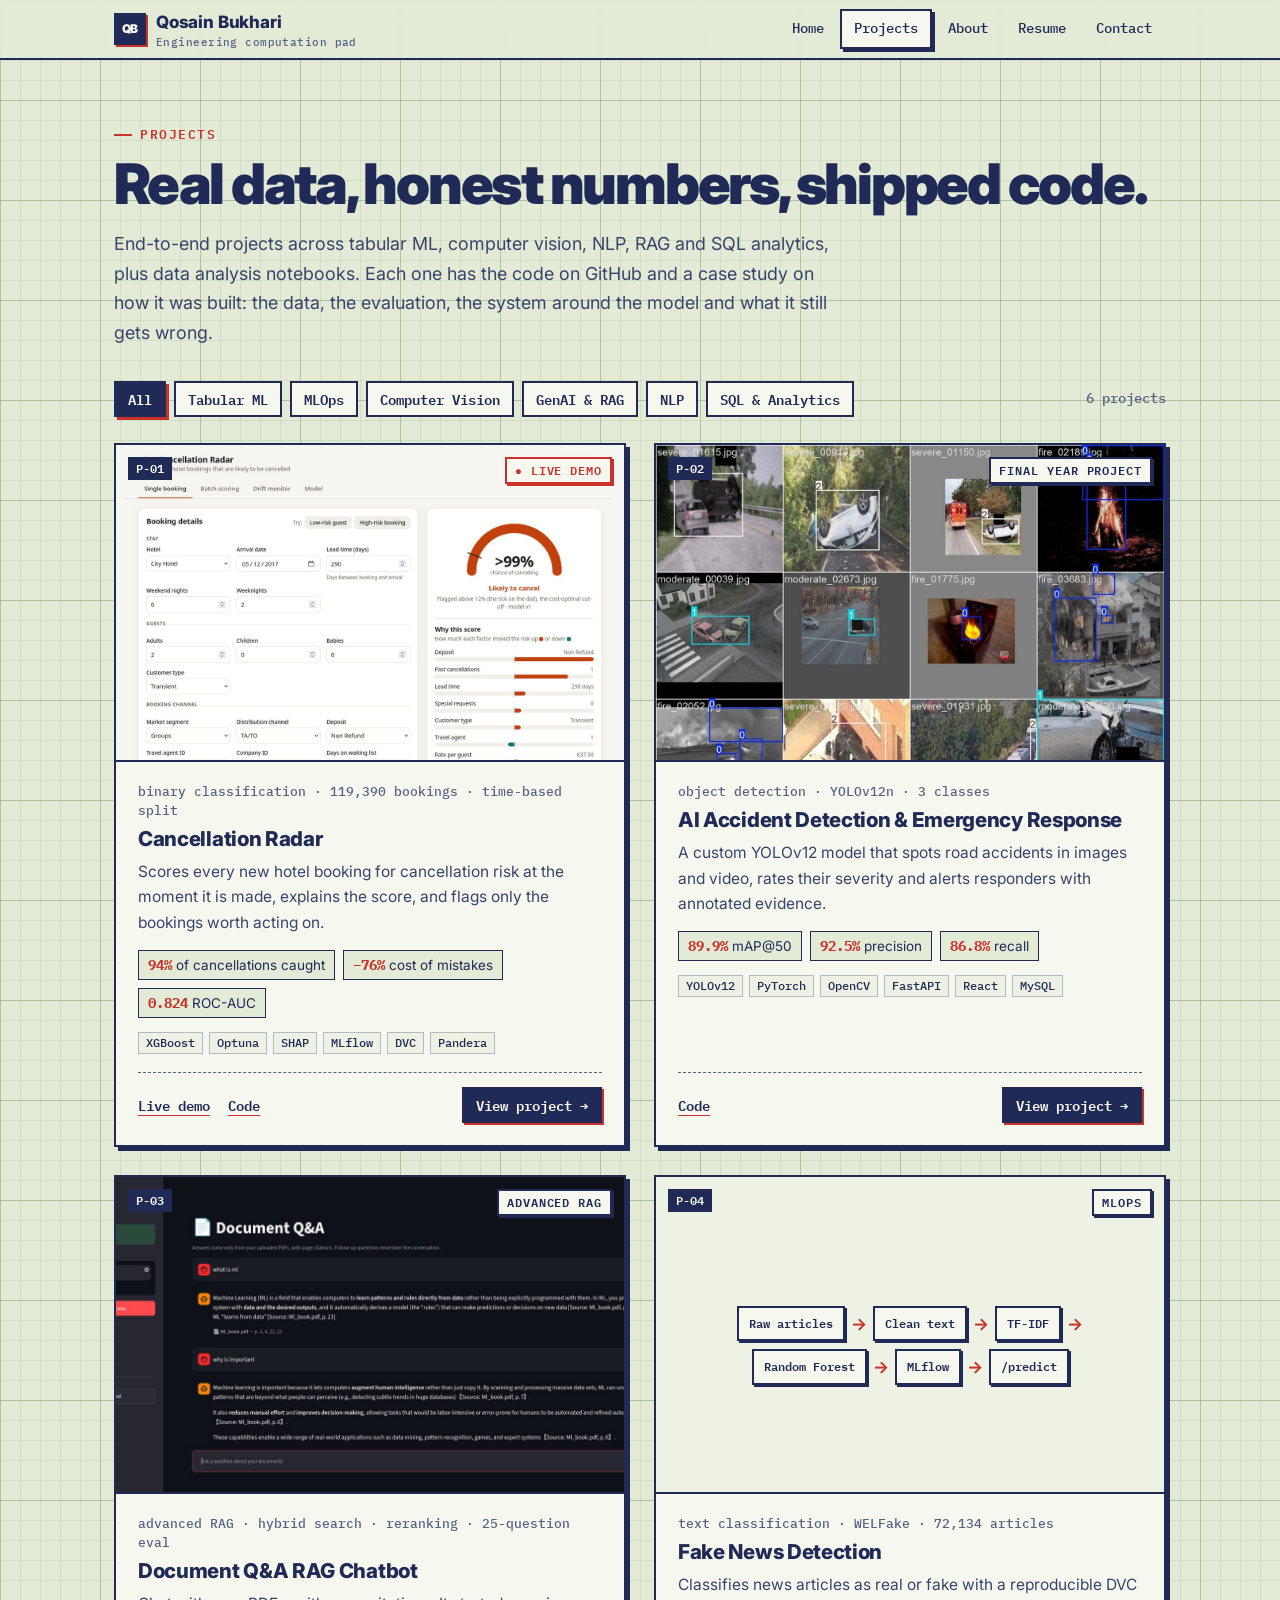
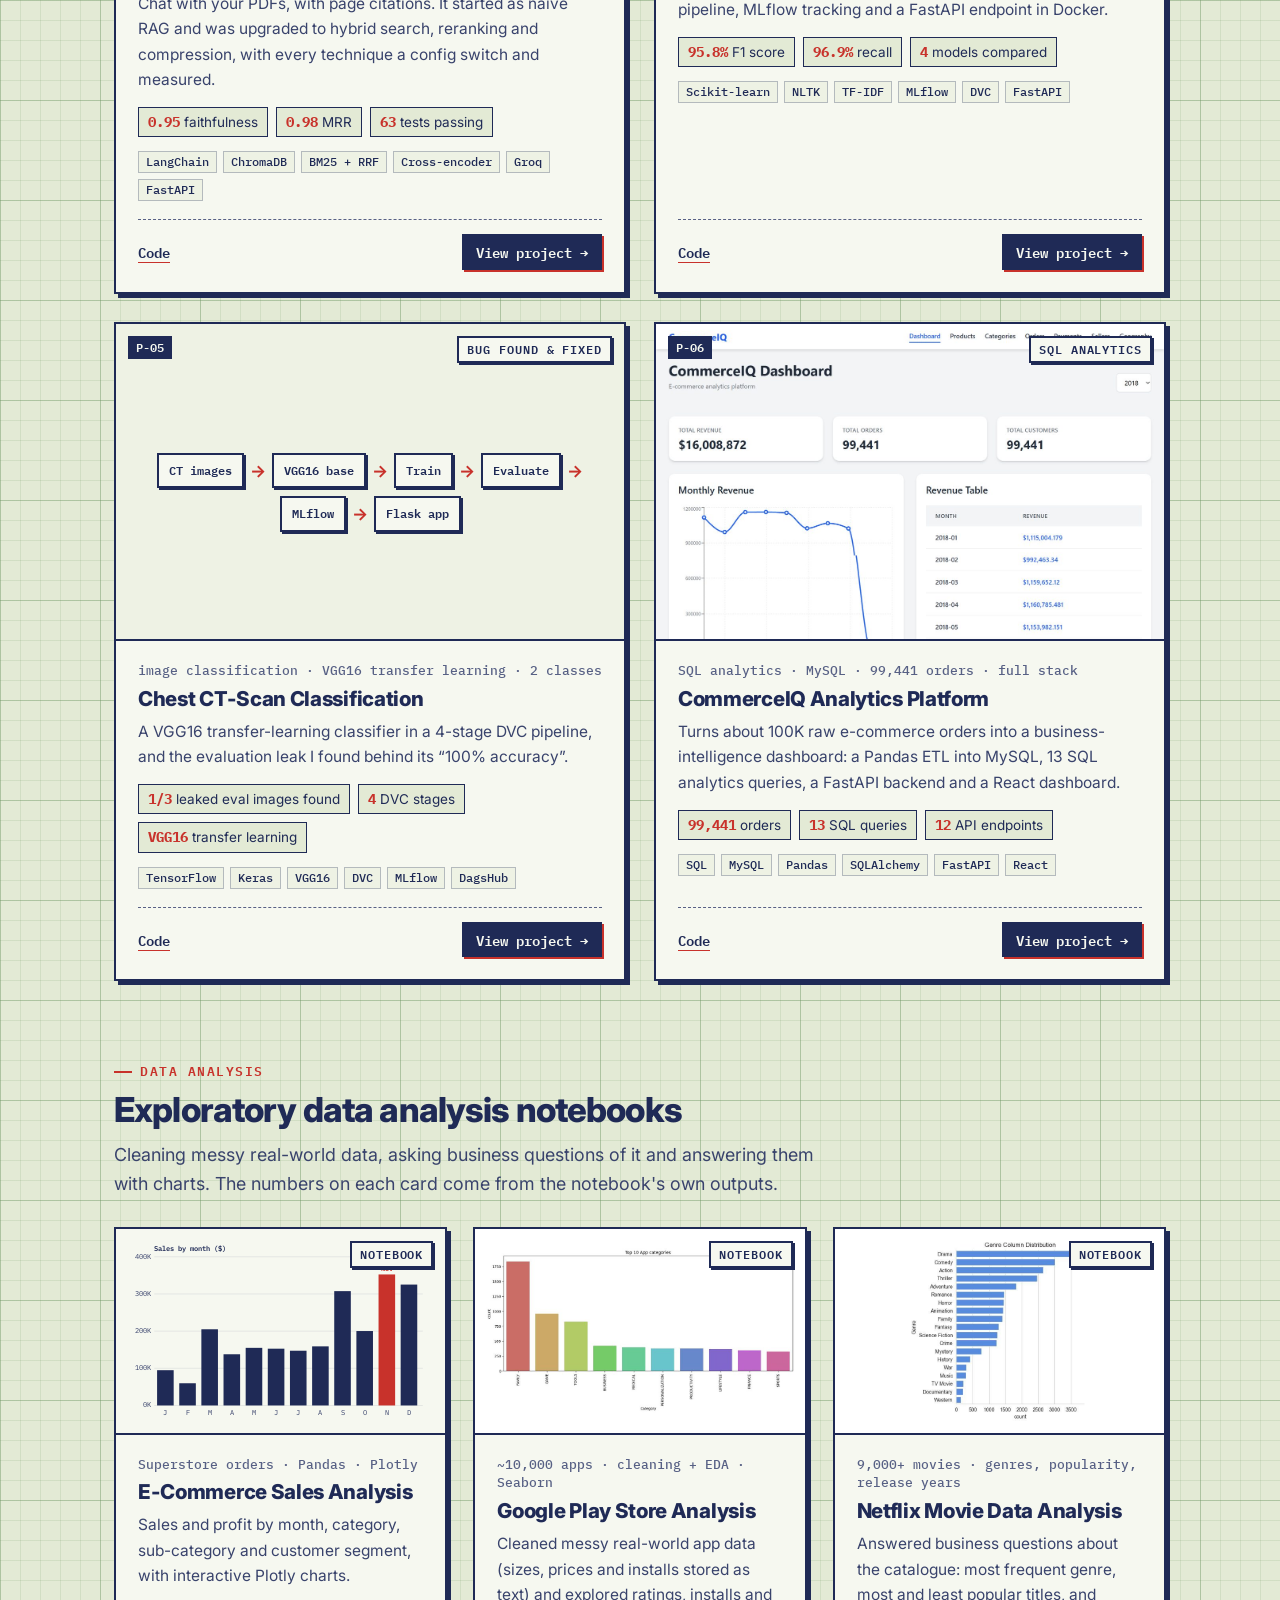
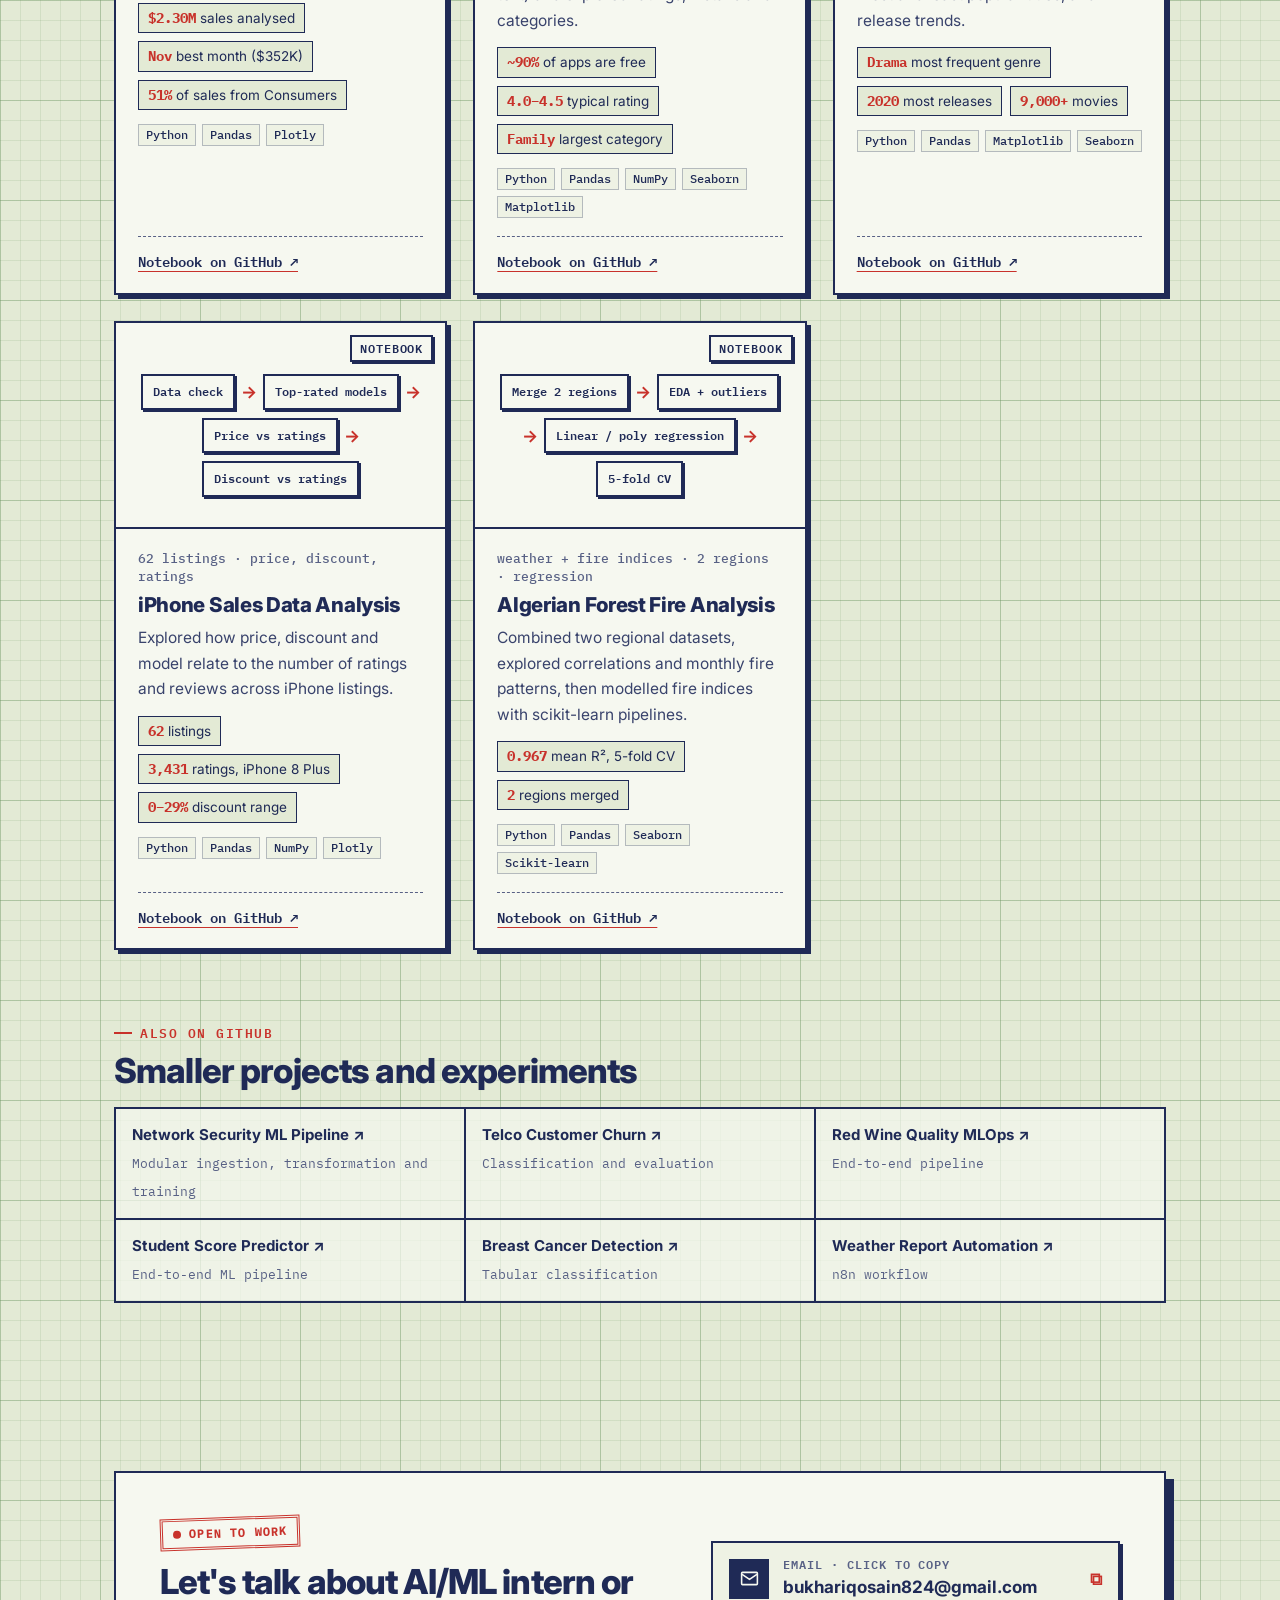
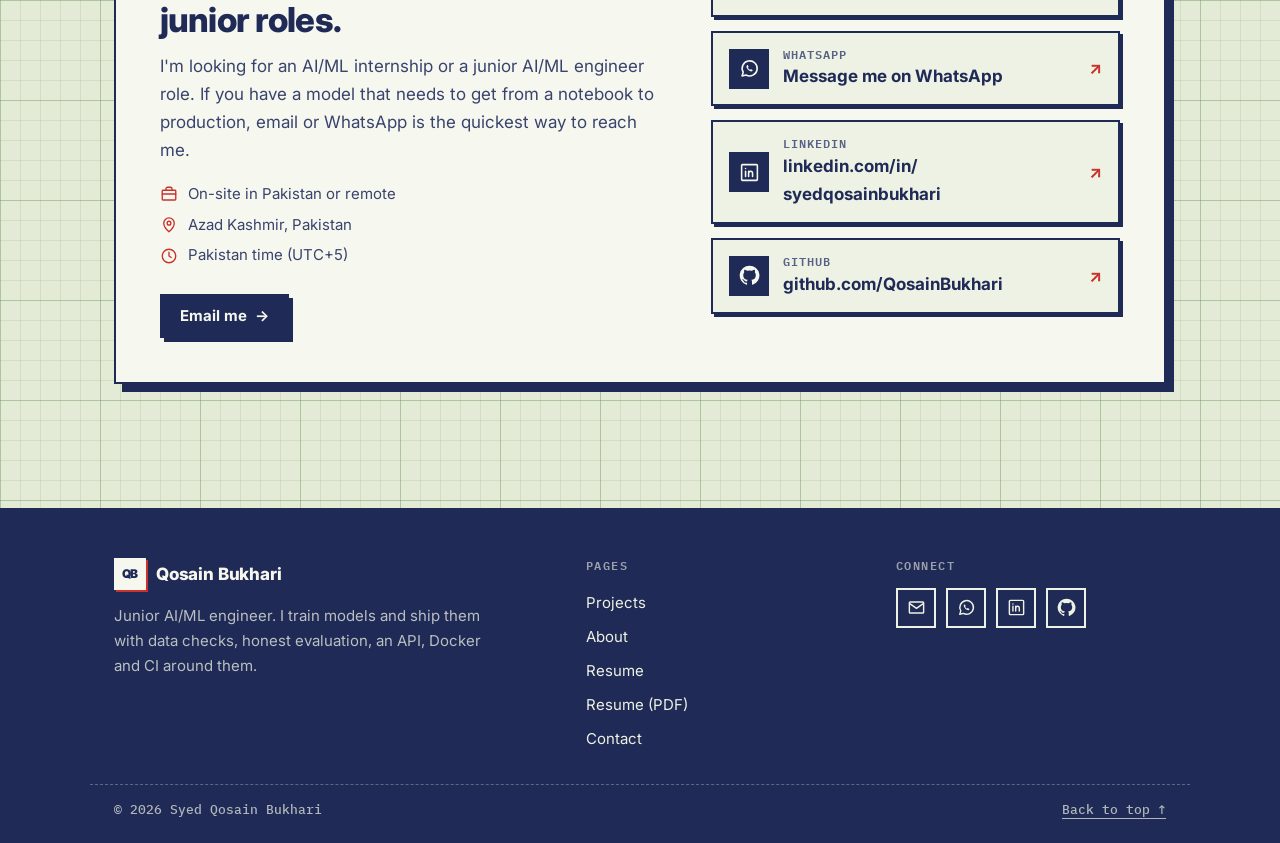
<file: projects.html>
<!DOCTYPE html>
<html lang="en">
<head>
<meta charset="UTF-8">
<meta name="viewport" content="width=device-width, initial-scale=1">
<title>Projects | Qosain Bukhari</title>
<meta name="description" content="Machine learning projects by Qosain Bukhari: hotel cancellation prediction, YOLOv12 accident detection, a RAG chatbot, fake news detection and chest CT classification.">
<meta name="author" content="Qosain Bukhari">
<meta name="theme-color" content="#e3ead5">
<link rel="canonical" href="https://qosainbukhari.github.io/Profolio_Qosain_Bukhari/projects.html">
<meta property="og:type" content="website">
<meta property="og:title" content="Projects | Qosain Bukhari">
<meta property="og:description" content="Machine learning projects by Qosain Bukhari: hotel cancellation prediction, YOLOv12 accident detection, a RAG chatbot, fake news detection and chest CT classification.">
<meta property="og:url" content="https://qosainbukhari.github.io/Profolio_Qosain_Bukhari/projects.html">
<meta property="og:image" content="https://qosainbukhari.github.io/Profolio_Qosain_Bukhari/assets/img/qosain.png">
<link rel="icon" href="data:image/svg+xml,<svg xmlns=%22http://www.w3.org/2000/svg%22 viewBox=%220 0 64 64%22><rect width=%2264%22 height=%2264%22 fill=%22%231f2a56%22/><text x=%2232%22 y=%2242%22 font-family=%22Arial%22 font-weight=%22900%22 font-size=%2226%22 fill=%22%23eef2e4%22 text-anchor=%22middle%22>QB</text></svg>">
<link rel="preconnect" href="https://fonts.googleapis.com">
<link rel="preconnect" href="https://fonts.gstatic.com" crossorigin>
<link href="https://fonts.googleapis.com/css2?family=Inter:wght@400;500;600;700;800;900&family=IBM+Plex+Mono:ital,wght@0,400;0,500;0,600;0,700;1,400&display=swap" rel="stylesheet">
<link rel="stylesheet" href="assets/css/style.css">
</head>
<body>
<a class="skip" href="#main">Skip to content</a>
<header class="site-header">
<div class="header-in">
<a class="brand" href="index.html"><span class="brand-mark" aria-hidden="true">QB</span><span>Qosain Bukhari<small>Engineering computation pad</small></span></a>
<button class="menu-btn" type="button" aria-expanded="false" aria-controls="main-nav" aria-label="Open menu"><span></span><span></span><span></span></button>
<nav class="nav" id="main-nav" aria-label="Main"><a href="index.html">Home</a><a href="projects.html" aria-current="page">Projects</a><a href="about.html">About</a><a href="resume.html">Resume</a><a href="index.html#contact">Contact</a></nav>
</div>
</header>
<main id="main">
<section class="section tight" aria-labelledby="t">
<div class="wrap">
<p class="eyebrow">Projects</p>
<h1 id="t" class="page-title">Real data, honest numbers, shipped code.</h1>
<p class="lede">End-to-end projects across tabular ML, computer vision, NLP, RAG and SQL analytics, plus data analysis notebooks. Each one has the code on GitHub and a case study on how it was built: the data, the evaluation, the system around the model and what it still gets wrong.</p>
<h2 class="sr-only">All projects</h2>
<div class="filter-bar"><div class="filters" id="filters" role="toolbar" aria-label="Filter projects by area" hidden></div><p class="count" id="project-count" aria-live="polite">6 projects</p></div>
<div class="grid-2" data-projects="all">
<article class="pcard reveal" data-category="Tabular ML|MLOps">
<div class="shot"><img src="assets/img/radar-predict.jpg" alt="Cancellation Radar web app: a booking form, a risk dial at over 99% and the SHAP factors behind the score" width="1280" height="800" loading="lazy" decoding="async"><span class="pno">P-01</span><span class="tag live">● Live demo</span></div>
<div class="pbody">
<div class="spec">binary classification · 119,390 bookings · time-based split</div>
<h3><a href="projects/cancellation-radar.html">Cancellation Radar</a></h3>
<p>Scores every new hotel booking for cancellation risk at the moment it is made, explains the score, and flags only the bookings worth acting on.</p>
<ul class="chips"><li><b>94%</b> of cancellations caught</li><li><b>−76%</b> cost of mistakes</li><li><b>0.824</b> ROC-AUC</li></ul>
<ul class="badges" aria-label="Tools"><li>XGBoost</li><li>Optuna</li><li>SHAP</li><li>MLflow</li><li>DVC</li><li>Pandera</li></ul>
<div class="plinks"><a href="https://cancellation-radar.vercel.app" target="_blank" rel="noopener">Live demo</a><a href="https://github.com/QosainBukhari/Hotel_Booking_cancellation_Prediction" target="_blank" rel="noopener">Code</a><a class="case" href="projects/cancellation-radar.html">View project <span class="arrow" aria-hidden="true">→</span></a></div>
</div>
</article>
<article class="pcard reveal" data-category="Computer Vision">
<div class="shot"><img src="assets/img/accident-batch.jpg" alt="Road-scene training images with labelled boxes for overturned cars, crashed vehicles and fires" width="1280" height="960" loading="lazy" decoding="async"><span class="pno">P-02</span><span class="tag">Final year project</span></div>
<div class="pbody">
<div class="spec">object detection · YOLOv12n · 3 classes</div>
<h3><a href="projects/accident-detection.html">AI Accident Detection &amp; Emergency Response</a></h3>
<p>A custom YOLOv12 model that spots road accidents in images and video, rates their severity and alerts responders with annotated evidence.</p>
<ul class="chips"><li><b>89.9%</b> mAP@50</li><li><b>92.5%</b> precision</li><li><b>86.8%</b> recall</li></ul>
<ul class="badges" aria-label="Tools"><li>YOLOv12</li><li>PyTorch</li><li>OpenCV</li><li>FastAPI</li><li>React</li><li>MySQL</li></ul>
<div class="plinks"><a href="https://github.com/QosainBukhari/Accident_detection_system_Yolov12" target="_blank" rel="noopener">Code</a><a class="case" href="projects/accident-detection.html">View project <span class="arrow" aria-hidden="true">→</span></a></div>
</div>
</article>
<article class="pcard reveal" data-category="GenAI & RAG">
<div class="shot"><img src="assets/img/rag-chat.jpg" alt="Document Q&amp;A chat UI answering questions about an uploaded PDF, with page citations under each answer" width="1280" height="638" loading="lazy" decoding="async"><span class="pno">P-03</span><span class="tag">Advanced RAG</span></div>
<div class="pbody">
<div class="spec">advanced RAG · hybrid search · reranking · 25-question eval</div>
<h3><a href="projects/rag-chatbot.html">Document Q&amp;A RAG Chatbot</a></h3>
<p>Chat with your PDFs, with page citations. It started as naive RAG and was upgraded to hybrid search, reranking and compression, with every technique a config switch and measured.</p>
<ul class="chips"><li><b>0.95</b> faithfulness</li><li><b>0.98</b> MRR</li><li><b>63</b> tests passing</li></ul>
<ul class="badges" aria-label="Tools"><li>LangChain</li><li>ChromaDB</li><li>BM25 + RRF</li><li>Cross-encoder</li><li>Groq</li><li>FastAPI</li></ul>
<div class="plinks"><a href="https://github.com/QosainBukhari/Document-Q-A-RAG-Chatbot" target="_blank" rel="noopener">Code</a><a class="case" href="projects/rag-chatbot.html">View project <span class="arrow" aria-hidden="true">→</span></a></div>
</div>
</article>
<article class="pcard reveal" data-category="NLP|MLOps">
<div class="shot"><div class="schematic" role="img" aria-label="Pipeline: Raw articles, Clean text, TF-IDF, Random Forest, MLflow, /predict"><span>Raw articles</span><i aria-hidden="true">→</i><span>Clean text</span><i aria-hidden="true">→</i><span>TF-IDF</span><i aria-hidden="true">→</i><span>Random Forest</span><i aria-hidden="true">→</i><span>MLflow</span><i aria-hidden="true">→</i><span>/predict</span></div><span class="pno">P-04</span><span class="tag">MLOps</span></div>
<div class="pbody">
<div class="spec">text classification · WELFake · 72,134 articles</div>
<h3><a href="projects/fake-news-detection.html">Fake News Detection</a></h3>
<p>Classifies news articles as real or fake with a reproducible DVC pipeline, MLflow tracking and a FastAPI endpoint in Docker.</p>
<ul class="chips"><li><b>95.8%</b> F1 score</li><li><b>96.9%</b> recall</li><li><b>4</b> models compared</li></ul>
<ul class="badges" aria-label="Tools"><li>Scikit-learn</li><li>NLTK</li><li>TF-IDF</li><li>MLflow</li><li>DVC</li><li>FastAPI</li></ul>
<div class="plinks"><a href="https://github.com/QosainBukhari/Fake_News_Detection_End_to_End_MLOPS" target="_blank" rel="noopener">Code</a><a class="case" href="projects/fake-news-detection.html">View project <span class="arrow" aria-hidden="true">→</span></a></div>
</div>
</article>
<article class="pcard reveal" data-category="Computer Vision|MLOps">
<div class="shot"><div class="schematic" role="img" aria-label="Pipeline: CT images, VGG16 base, Train, Evaluate, MLflow, Flask app"><span>CT images</span><i aria-hidden="true">→</i><span>VGG16 base</span><i aria-hidden="true">→</i><span>Train</span><i aria-hidden="true">→</i><span>Evaluate</span><i aria-hidden="true">→</i><span>MLflow</span><i aria-hidden="true">→</i><span>Flask app</span></div><span class="pno">P-05</span><span class="tag">Bug found &amp; fixed</span></div>
<div class="pbody">
<div class="spec">image classification · VGG16 transfer learning · 2 classes</div>
<h3><a href="projects/chest-ct-classification.html">Chest CT-Scan Classification</a></h3>
<p>A VGG16 transfer-learning classifier in a 4-stage DVC pipeline, and the evaluation leak I found behind its “100% accuracy”.</p>
<ul class="chips"><li><b>1/3</b> leaked eval images found</li><li><b>4</b> DVC stages</li><li><b>VGG16</b> transfer learning</li></ul>
<ul class="badges" aria-label="Tools"><li>TensorFlow</li><li>Keras</li><li>VGG16</li><li>DVC</li><li>MLflow</li><li>DagsHub</li></ul>
<div class="plinks"><a href="https://github.com/QosainBukhari/Chest_CT_Scan_Classification_End_to_end_Project_MLOPS" target="_blank" rel="noopener">Code</a><a class="case" href="projects/chest-ct-classification.html">View project <span class="arrow" aria-hidden="true">→</span></a></div>
</div>
</article>
<article class="pcard reveal" data-category="SQL &amp; Analytics">
<div class="shot"><img src="assets/img/commerceiq.jpg" alt="CommerceIQ dashboard with total revenue, orders and customers, a monthly revenue chart and a revenue table for 2018" width="1280" height="1160" loading="lazy" decoding="async"><span class="pno">P-06</span><span class="tag">SQL analytics</span></div>
<div class="pbody">
<div class="spec">SQL analytics · MySQL · 99,441 orders · full stack</div>
<h3><a href="projects/commerceiq-analytics.html">CommerceIQ Analytics Platform</a></h3>
<p>Turns about 100K raw e-commerce orders into a business-intelligence dashboard: a Pandas ETL into MySQL, 13 SQL analytics queries, a FastAPI backend and a React dashboard.</p>
<ul class="chips"><li><b>99,441</b> orders</li><li><b>13</b> SQL queries</li><li><b>12</b> API endpoints</li></ul>
<ul class="badges" aria-label="Tools"><li>SQL</li><li>MySQL</li><li>Pandas</li><li>SQLAlchemy</li><li>FastAPI</li><li>React</li></ul>
<div class="plinks"><a href="https://github.com/QosainBukhari/CommerceIQ_Analytics_Platform" target="_blank" rel="noopener">Code</a><a class="case" href="projects/commerceiq-analytics.html">View project <span class="arrow" aria-hidden="true">→</span></a></div>
</div>
</article>
</div>
<div class="analysis" id="data-analysis">
<p class="eyebrow">Data analysis</p>
<h2 style="margin-top:10px">Exploratory data analysis notebooks</h2>
<p class="lede" style="margin:10px 0 28px">Cleaning messy real-world data, asking business questions of it and answering them with charts. The numbers on each card come from the notebook's own outputs.</p>
<div class="grid-3">
<article class="pcard acard reveal">
<div class="shot"><svg class="mini-chart" viewBox="0 0 640 400" role="img" aria-label="Bar chart of Superstore sales by month: lowest in February at 59.8K dollars, highest in November at 352.5K dollars" font-family="IBM Plex Mono, monospace" font-size="15" fill="#39436c"><text x="48" y="22" font-weight="600" fill="#1f2a56">Sales by month ($)</text><line x1="48" x2="626" y1="354.0" y2="354.0" stroke="#1f2a56" stroke-opacity=".18"/><text x="40" y="358.0" text-anchor="end">0K</text><line x1="48" x2="626" y1="274.0" y2="274.0" stroke="#1f2a56" stroke-opacity=".18"/><text x="40" y="278.0" text-anchor="end">100K</text><line x1="48" x2="626" y1="194.0" y2="194.0" stroke="#1f2a56" stroke-opacity=".18"/><text x="40" y="198.0" text-anchor="end">200K</text><line x1="48" x2="626" y1="114.0" y2="114.0" stroke="#1f2a56" stroke-opacity=".18"/><text x="40" y="118.0" text-anchor="end">300K</text><line x1="48" x2="626" y1="34.0" y2="34.0" stroke="#1f2a56" stroke-opacity=".18"/><text x="40" y="38.0" text-anchor="end">400K</text><rect x="54.0" y="278.1" width="35.7" height="75.9" fill="#1f2a56"/><text x="71.8" y="374" text-anchor="middle">J</text><rect x="101.7" y="306.2" width="35.7" height="47.8" fill="#1f2a56"/><text x="119.5" y="374" text-anchor="middle">F</text><rect x="149.3" y="190.0" width="35.7" height="164.0" fill="#1f2a56"/><text x="167.2" y="374" text-anchor="middle">M</text><rect x="197.0" y="243.8" width="35.7" height="110.2" fill="#1f2a56"/><text x="214.8" y="374" text-anchor="middle">A</text><rect x="244.7" y="230.0" width="35.7" height="124.0" fill="#1f2a56"/><text x="262.5" y="374" text-anchor="middle">M</text><rect x="292.3" y="231.8" width="35.7" height="122.2" fill="#1f2a56"/><text x="310.2" y="374" text-anchor="middle">J</text><rect x="340.0" y="236.2" width="35.7" height="117.8" fill="#1f2a56"/><text x="357.8" y="374" text-anchor="middle">J</text><rect x="387.7" y="226.8" width="35.7" height="127.2" fill="#1f2a56"/><text x="405.5" y="374" text-anchor="middle">A</text><rect x="435.3" y="107.9" width="35.7" height="246.1" fill="#1f2a56"/><text x="453.2" y="374" text-anchor="middle">S</text><rect x="483.0" y="193.8" width="35.7" height="160.2" fill="#1f2a56"/><text x="500.8" y="374" text-anchor="middle">O</text><rect x="530.7" y="72.0" width="35.7" height="282.0" fill="#c8322b"/><text x="548.5" y="374" text-anchor="middle">N</text><rect x="578.3" y="93.8" width="35.7" height="260.2" fill="#1f2a56"/><text x="596.2" y="374" text-anchor="middle">D</text><text x="548.5" y="64.0" text-anchor="middle" fill="#c8322b" font-weight="600">Nov</text></svg><span class="tag">Notebook</span></div>
<div class="pbody">
<div class="spec">Superstore orders · Pandas · Plotly</div>
<h3><a href="https://github.com/QosainBukhari/Ecommerce-Sales-Analysis" target="_blank" rel="noopener">E-Commerce Sales Analysis</a></h3>
<p>Sales and profit by month, category, sub-category and customer segment, with interactive Plotly charts.</p>
<ul class="chips"><li><b>$2.30M</b> sales analysed</li><li><b>Nov</b> best month ($352K)</li><li><b>51%</b> of sales from Consumers</li></ul>
<ul class="badges" aria-label="Tools"><li>Python</li><li>Pandas</li><li>Plotly</li></ul>
<div class="plinks"><a href="https://github.com/QosainBukhari/Ecommerce-Sales-Analysis" target="_blank" rel="noopener">Notebook on GitHub ↗</a></div>
</div>
</article>
<article class="pcard acard reveal">
<div class="shot"><img src="assets/img/analysis-gplay.jpg" alt="Bar chart of the top 10 Google Play app categories, led by Family, Game and Tools" width="900" height="479" loading="lazy" decoding="async"><span class="tag">Notebook</span></div>
<div class="pbody">
<div class="spec">~10,000 apps · cleaning + EDA · Seaborn</div>
<h3><a href="https://github.com/QosainBukhari/Google_play_store-Analysis" target="_blank" rel="noopener">Google Play Store Analysis</a></h3>
<p>Cleaned messy real-world app data (sizes, prices and installs stored as text) and explored ratings, installs and categories.</p>
<ul class="chips"><li><b>~90%</b> of apps are free</li><li><b>4.0–4.5</b> typical rating</li><li><b>Family</b> largest category</li></ul>
<ul class="badges" aria-label="Tools"><li>Python</li><li>Pandas</li><li>NumPy</li><li>Seaborn</li><li>Matplotlib</li></ul>
<div class="plinks"><a href="https://github.com/QosainBukhari/Google_play_store-Analysis" target="_blank" rel="noopener">Notebook on GitHub ↗</a></div>
</div>
</article>
<article class="pcard acard reveal">
<div class="shot"><img src="assets/img/analysis-netflix.jpg" alt="Bar chart of Netflix movie genres, with Drama the most frequent followed by Comedy and Action" width="506" height="510" loading="lazy" decoding="async"><span class="tag">Notebook</span></div>
<div class="pbody">
<div class="spec">9,000+ movies · genres, popularity, release years</div>
<h3><a href="https://github.com/QosainBukhari/NETFLIX-MOVIE-DATA-ANALYST-PROJECT" target="_blank" rel="noopener">Netflix Movie Data Analysis</a></h3>
<p>Answered business questions about the catalogue: most frequent genre, most and least popular titles, and release trends.</p>
<ul class="chips"><li><b>Drama</b> most frequent genre</li><li><b>2020</b> most releases</li><li><b>9,000+</b> movies</li></ul>
<ul class="badges" aria-label="Tools"><li>Python</li><li>Pandas</li><li>Matplotlib</li><li>Seaborn</li></ul>
<div class="plinks"><a href="https://github.com/QosainBukhari/NETFLIX-MOVIE-DATA-ANALYST-PROJECT" target="_blank" rel="noopener">Notebook on GitHub ↗</a></div>
</div>
</article>
<article class="pcard acard reveal">
<div class="shot"><div class="schematic" role="img" aria-label="Analysis steps: data check, top-rated models, price versus ratings, discount versus ratings"><span>Data check</span><i aria-hidden="true">→</i><span>Top-rated models</span><i aria-hidden="true">→</i><span>Price vs ratings</span><i aria-hidden="true">→</i><span>Discount vs ratings</span></div><span class="tag">Notebook</span></div>
<div class="pbody">
<div class="spec">62 listings · price, discount, ratings</div>
<h3><a href="https://github.com/QosainBukhari/Iphone_Sales-Data_Analysis" target="_blank" rel="noopener">iPhone Sales Data Analysis</a></h3>
<p>Explored how price, discount and model relate to the number of ratings and reviews across iPhone listings.</p>
<ul class="chips"><li><b>62</b> listings</li><li><b>3,431</b> ratings, iPhone 8 Plus</li><li><b>0–29%</b> discount range</li></ul>
<ul class="badges" aria-label="Tools"><li>Python</li><li>Pandas</li><li>NumPy</li><li>Plotly</li></ul>
<div class="plinks"><a href="https://github.com/QosainBukhari/Iphone_Sales-Data_Analysis" target="_blank" rel="noopener">Notebook on GitHub ↗</a></div>
</div>
</article>
<article class="pcard acard reveal">
<div class="shot"><div class="schematic" role="img" aria-label="Analysis steps: merge two regions, exploratory analysis, linear and polynomial regression, 5-fold cross-validation"><span>Merge 2 regions</span><i aria-hidden="true">→</i><span>EDA + outliers</span><i aria-hidden="true">→</i><span>Linear / poly regression</span><i aria-hidden="true">→</i><span>5-fold CV</span></div><span class="tag">Notebook</span></div>
<div class="pbody">
<div class="spec">weather + fire indices · 2 regions · regression</div>
<h3><a href="https://github.com/QosainBukhari/Algerian-Forest-Fire-ML-Analysis-" target="_blank" rel="noopener">Algerian Forest Fire Analysis</a></h3>
<p>Combined two regional datasets, explored correlations and monthly fire patterns, then modelled fire indices with scikit-learn pipelines.</p>
<ul class="chips"><li><b>0.967</b> mean R², 5-fold CV</li><li><b>2</b> regions merged</li></ul>
<ul class="badges" aria-label="Tools"><li>Python</li><li>Pandas</li><li>Seaborn</li><li>Scikit-learn</li></ul>
<div class="plinks"><a href="https://github.com/QosainBukhari/Algerian-Forest-Fire-ML-Analysis-" target="_blank" rel="noopener">Notebook on GitHub ↗</a></div>
</div>
</article>
</div>
</div>
<div style="margin-top:64px">
<p class="eyebrow">Also on GitHub</p>
<h2 style="margin-top:10px">Smaller projects and experiments</h2>
<ul class="more-list"><li><a href="https://github.com/QosainBukhari/End_to_end_Network_security_project" target="_blank" rel="noopener"><span>Network Security ML Pipeline ↗</span><em>Modular ingestion, transformation and training</em></a></li><li><a href="https://github.com/QosainBukhari/Telco-Customer-Churn-Prediction" target="_blank" rel="noopener"><span>Telco Customer Churn ↗</span><em>Classification and evaluation</em></a></li><li><a href="https://github.com/QosainBukhari/End_to_end_ReD_Wine_Quality_Mlops_Project" target="_blank" rel="noopener"><span>Red Wine Quality MLOps ↗</span><em>End-to-end pipeline</em></a></li><li><a href="https://github.com/QosainBukhari/End-To-end-Project-Using-Pipeline-Machinelearning" target="_blank" rel="noopener"><span>Student Score Predictor ↗</span><em>End-to-end ML pipeline</em></a></li><li><a href="https://github.com/QosainBukhari/Breast_Cancer_Detection" target="_blank" rel="noopener"><span>Breast Cancer Detection ↗</span><em>Tabular classification</em></a></li><li><a href="https://github.com/QosainBukhari/Weather-Report-Automation---n8n-Workflow" target="_blank" rel="noopener"><span>Weather Report Automation ↗</span><em>n8n workflow</em></a></li></ul>
</div>
</div>
</section>
<section class="section" id="contact" aria-labelledby="contact-title">
<div class="wrap">
<div class="contact reveal">
<div>
<span class="status">Open to work</span>
<h2 id="contact-title">Let's talk about AI/ML intern or junior roles.</h2>
<p>I'm looking for an AI/ML internship or a junior AI/ML engineer role. If you have a model that needs to get from a notebook to production, email or WhatsApp is the quickest way to reach me.</p>
<ul class="contact-meta">
<li><svg viewBox="0 0 24 24" fill="none" stroke="currentColor" stroke-width="1.8" stroke-linecap="round" stroke-linejoin="round" aria-hidden="true"><rect x="3" y="7" width="18" height="13" rx="1"/><path d="M8 7V5a2 2 0 0 1 2-2h4a2 2 0 0 1 2 2v2M3 12h18"/></svg>On-site in Pakistan or remote</li>
<li><svg viewBox="0 0 24 24" fill="none" stroke="currentColor" stroke-width="1.8" stroke-linecap="round" stroke-linejoin="round" aria-hidden="true"><path d="M12 21s-7-6.2-7-11.5a7 7 0 0 1 14 0C19 14.8 12 21 12 21z"/><circle cx="12" cy="9.5" r="2.5"/></svg>Azad Kashmir, Pakistan</li>
<li><svg viewBox="0 0 24 24" fill="none" stroke="currentColor" stroke-width="1.8" stroke-linecap="round" stroke-linejoin="round" aria-hidden="true"><circle cx="12" cy="12" r="9"/><path d="M12 7v5l3 2"/></svg>Pakistan time (UTC+5)</li>
</ul>
<div class="actions">
<a class="btn primary" href="mailto:bukhariqosain824@gmail.com">Email me <span class="arrow" aria-hidden="true">→</span></a>
</div>
</div>
<ul class="contact-list">
<li><button class="c-item" type="button" data-copy="bukhariqosain824@gmail.com"><span class="c-ic"><svg viewBox="0 0 24 24" fill="none" stroke="currentColor" stroke-width="1.8" stroke-linecap="round" stroke-linejoin="round" aria-hidden="true"><rect x="3" y="5" width="18" height="14" rx="1"/><path d="m4 7.5 8 5.5 8-5.5"/></svg></span><span class="c-txt"><span class="k">Email · click to copy</span><span class="v">bukhariqosain824@gmail.com</span></span><span class="c-go" aria-hidden="true">⧉</span></button></li>
<li><a class="c-item" href="https://wa.me/923378624851?text=Hi%20Qosain%2C%20I%20saw%20your%20portfolio.%20Are%20you%20available%20for%20a%20quick%20chat%3F" target="_blank" rel="noopener"><span class="c-ic"><svg viewBox="0 0 24 24" fill="none" stroke="currentColor" stroke-width="1.8" stroke-linecap="round" stroke-linejoin="round" aria-hidden="true"><path d="M3.5 20.5l1.3-4.2A8.6 8.6 0 1 1 8 19.4z"/><path d="M9 8.6c.2-.5.7-.6 1-.4l.9 1.6c.1.3 0 .6-.2.8l-.5.5c.5 1 1.3 1.9 2.4 2.4l.5-.5c.2-.2.5-.3.8-.2l1.6.9c.3.2.3.7-.1 1-.6.6-1.5.8-2.3.5a8 8 0 0 1-4.5-4.4c-.3-.8-.1-1.6.4-2.2z" fill="currentColor" stroke="none"/></svg></span><span class="c-txt"><span class="k">WhatsApp</span><span class="v">Message me on WhatsApp</span></span><span class="c-go" aria-hidden="true">↗</span></a></li>
<li><a class="c-item" href="https://www.linkedin.com/in/syedqosainbukhari/" target="_blank" rel="noopener"><span class="c-ic"><svg viewBox="0 0 24 24" fill="none" stroke="currentColor" stroke-width="1.8" stroke-linecap="round" stroke-linejoin="round" aria-hidden="true"><rect x="3" y="3" width="18" height="18" rx="1"/><path d="M7.5 10.5V16.5M7.5 7.5v.01M11 16.5v-6M11 13.2c0-1.6 1-2.7 2.4-2.7s2.1 1 2.1 2.6v3.4"/></svg></span><span class="c-txt"><span class="k">LinkedIn</span><span class="v">linkedin.com/in/<wbr>syedqosainbukhari</span></span><span class="c-go" aria-hidden="true">↗</span></a></li>
<li><a class="c-item" href="https://github.com/QosainBukhari" target="_blank" rel="noopener"><span class="c-ic"><svg viewBox="0 0 24 24" fill="currentColor" aria-hidden="true"><path d="M12 .8a11.2 11.2 0 0 0-3.54 21.83c.56.1.77-.24.77-.54v-1.9c-3.12.68-3.78-1.5-3.78-1.5-.51-1.3-1.25-1.64-1.25-1.64-1.02-.7.08-.68.08-.68 1.13.08 1.72 1.16 1.72 1.16 1 1.72 2.63 1.22 3.27.93.1-.73.39-1.22.71-1.5-2.49-.28-5.11-1.25-5.11-5.55 0-1.22.44-2.22 1.16-3.01-.12-.29-.5-1.43.11-2.98 0 0 .94-.3 3.09 1.15a10.7 10.7 0 0 1 5.62 0c2.14-1.45 3.08-1.15 3.08-1.15.62 1.55.23 2.69.11 2.98.72.79 1.16 1.79 1.16 3.01 0 4.31-2.63 5.26-5.13 5.54.4.35.76 1.03.76 2.08v3.08c0 .3.2.65.78.54A11.2 11.2 0 0 0 12 .8z"/></svg></span><span class="c-txt"><span class="k">GitHub</span><span class="v">github.com/QosainBukhari</span></span><span class="c-go" aria-hidden="true">↗</span></a></li>
</ul>
</div>
</div>
</section>
</main>
<footer class="site-footer">
<div class="footer-in">
<div class="footer-brand">
<a class="brand" href="index.html"><span class="brand-mark" aria-hidden="true">QB</span>Qosain Bukhari</a>
<p>Junior AI/ML engineer. I train models and ship them with data checks, honest evaluation, an API, Docker and CI around them.</p>
</div>
<nav aria-labelledby="f-pages"><h2 id="f-pages">Pages</h2><ul class="footer-links"><li><a href="projects.html">Projects</a></li><li><a href="about.html">About</a></li><li><a href="resume.html">Resume</a></li><li><a href="Qosain_Bukhari_Resume.pdf" target="_blank" rel="noopener">Resume (PDF)</a></li><li><a href="index.html#contact">Contact</a></li></ul></nav>
<div><h2>Connect</h2><ul class="socials">
<li><a href="mailto:bukhariqosain824@gmail.com" aria-label="Email"><svg viewBox="0 0 24 24" fill="none" stroke="currentColor" stroke-width="1.8" stroke-linecap="round" stroke-linejoin="round" aria-hidden="true"><rect x="3" y="5" width="18" height="14" rx="1"/><path d="m4 7.5 8 5.5 8-5.5"/></svg></a></li>
<li><a href="https://wa.me/923378624851?text=Hi%20Qosain%2C%20I%20saw%20your%20portfolio.%20Are%20you%20available%20for%20a%20quick%20chat%3F" target="_blank" rel="noopener" aria-label="WhatsApp"><svg viewBox="0 0 24 24" fill="none" stroke="currentColor" stroke-width="1.8" stroke-linecap="round" stroke-linejoin="round" aria-hidden="true"><path d="M3.5 20.5l1.3-4.2A8.6 8.6 0 1 1 8 19.4z"/><path d="M9 8.6c.2-.5.7-.6 1-.4l.9 1.6c.1.3 0 .6-.2.8l-.5.5c.5 1 1.3 1.9 2.4 2.4l.5-.5c.2-.2.5-.3.8-.2l1.6.9c.3.2.3.7-.1 1-.6.6-1.5.8-2.3.5a8 8 0 0 1-4.5-4.4c-.3-.8-.1-1.6.4-2.2z" fill="currentColor" stroke="none"/></svg></a></li>
<li><a href="https://www.linkedin.com/in/syedqosainbukhari/" target="_blank" rel="noopener" aria-label="LinkedIn"><svg viewBox="0 0 24 24" fill="none" stroke="currentColor" stroke-width="1.8" stroke-linecap="round" stroke-linejoin="round" aria-hidden="true"><rect x="3" y="3" width="18" height="18" rx="1"/><path d="M7.5 10.5V16.5M7.5 7.5v.01M11 16.5v-6M11 13.2c0-1.6 1-2.7 2.4-2.7s2.1 1 2.1 2.6v3.4"/></svg></a></li>
<li><a href="https://github.com/QosainBukhari" target="_blank" rel="noopener" aria-label="GitHub"><svg viewBox="0 0 24 24" fill="currentColor" aria-hidden="true"><path d="M12 .8a11.2 11.2 0 0 0-3.54 21.83c.56.1.77-.24.77-.54v-1.9c-3.12.68-3.78-1.5-3.78-1.5-.51-1.3-1.25-1.64-1.25-1.64-1.02-.7.08-.68.08-.68 1.13.08 1.72 1.16 1.72 1.16 1 1.72 2.63 1.22 3.27.93.1-.73.39-1.22.71-1.5-2.49-.28-5.11-1.25-5.11-5.55 0-1.22.44-2.22 1.16-3.01-.12-.29-.5-1.43.11-2.98 0 0 .94-.3 3.09 1.15a10.7 10.7 0 0 1 5.62 0c2.14-1.45 3.08-1.15 3.08-1.15.62 1.55.23 2.69.11 2.98.72.79 1.16 1.79 1.16 3.01 0 4.31-2.63 5.26-5.13 5.54.4.35.76 1.03.76 2.08v3.08c0 .3.2.65.78.54A11.2 11.2 0 0 0 12 .8z"/></svg></a></li>
</ul></div>
</div>
<div class="footer-bottom"><span>© <span id="year">2026</span> Syed Qosain Bukhari</span><a href="#main">Back to top ↑</a></div>
</footer>
<div class="toast" id="toast" role="status" aria-live="polite"></div>
<script src="assets/js/site.js" defer></script>
</body>
</html>
</file>
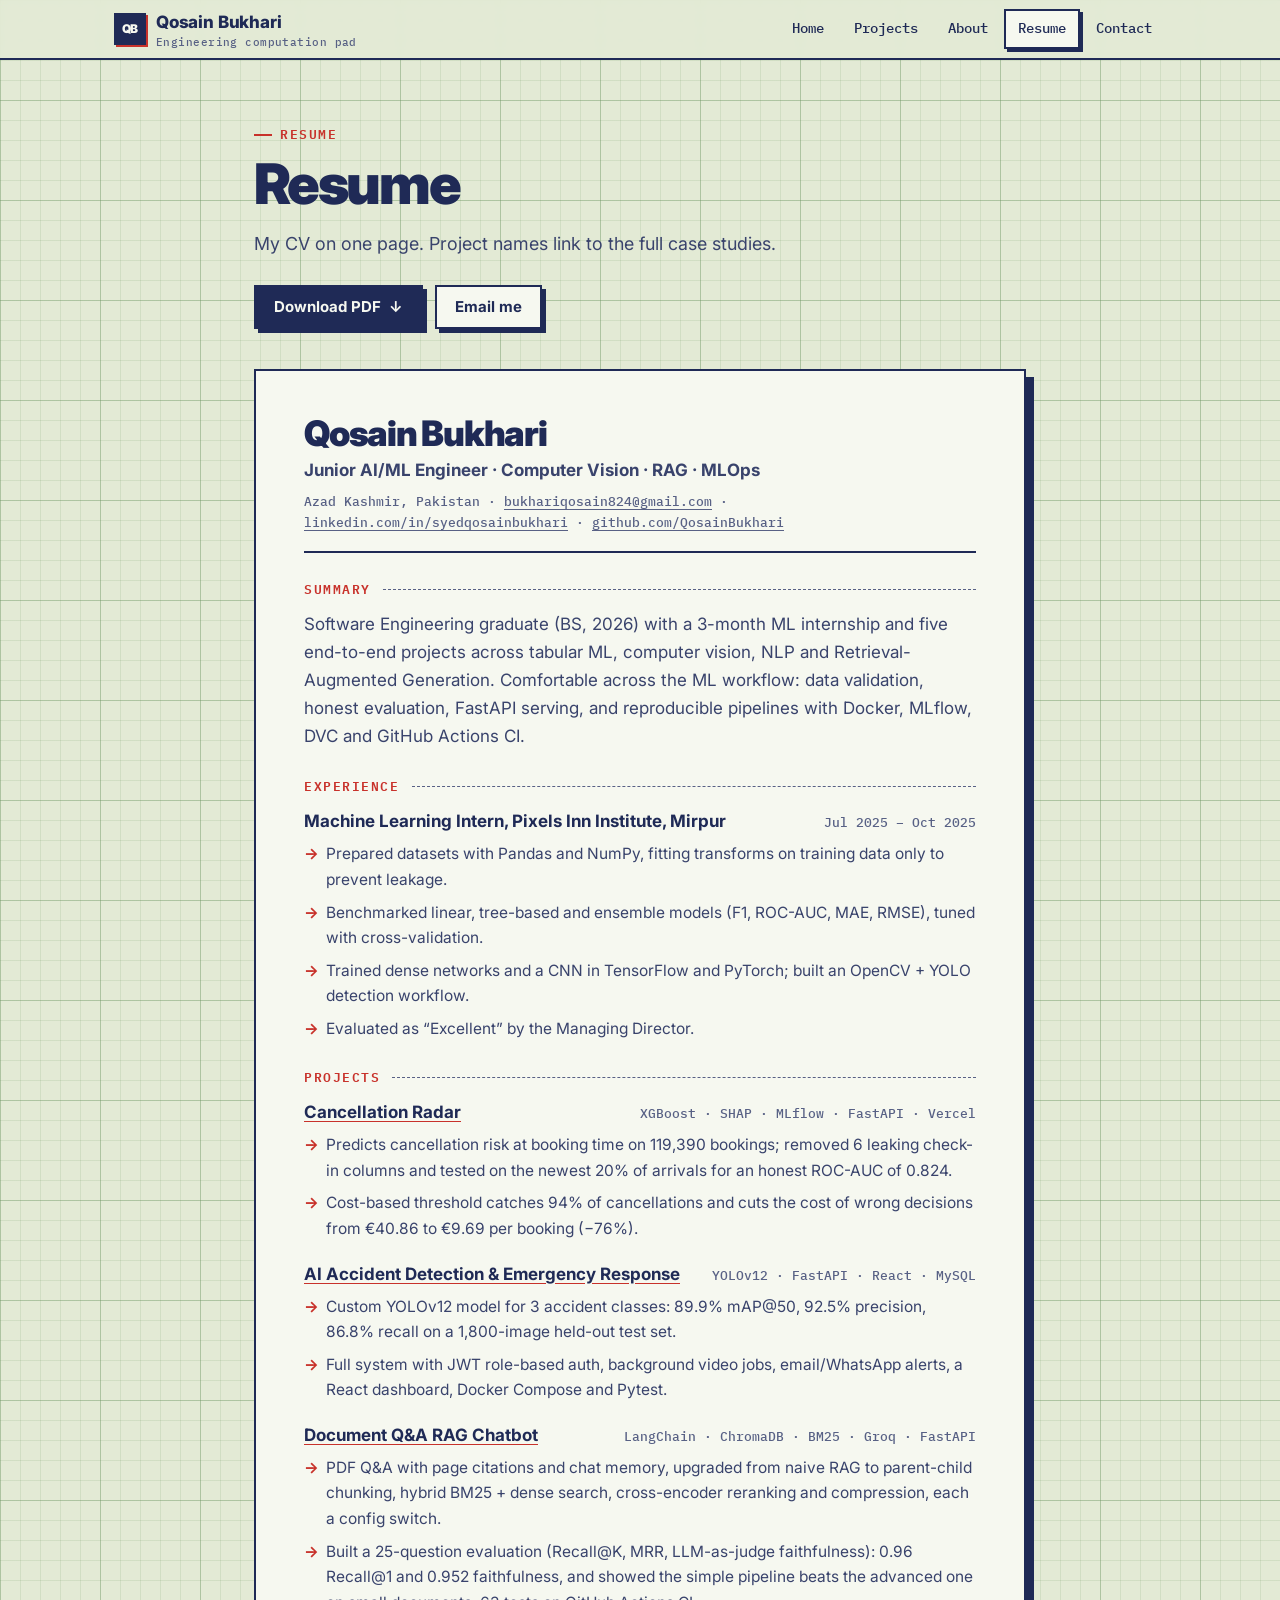
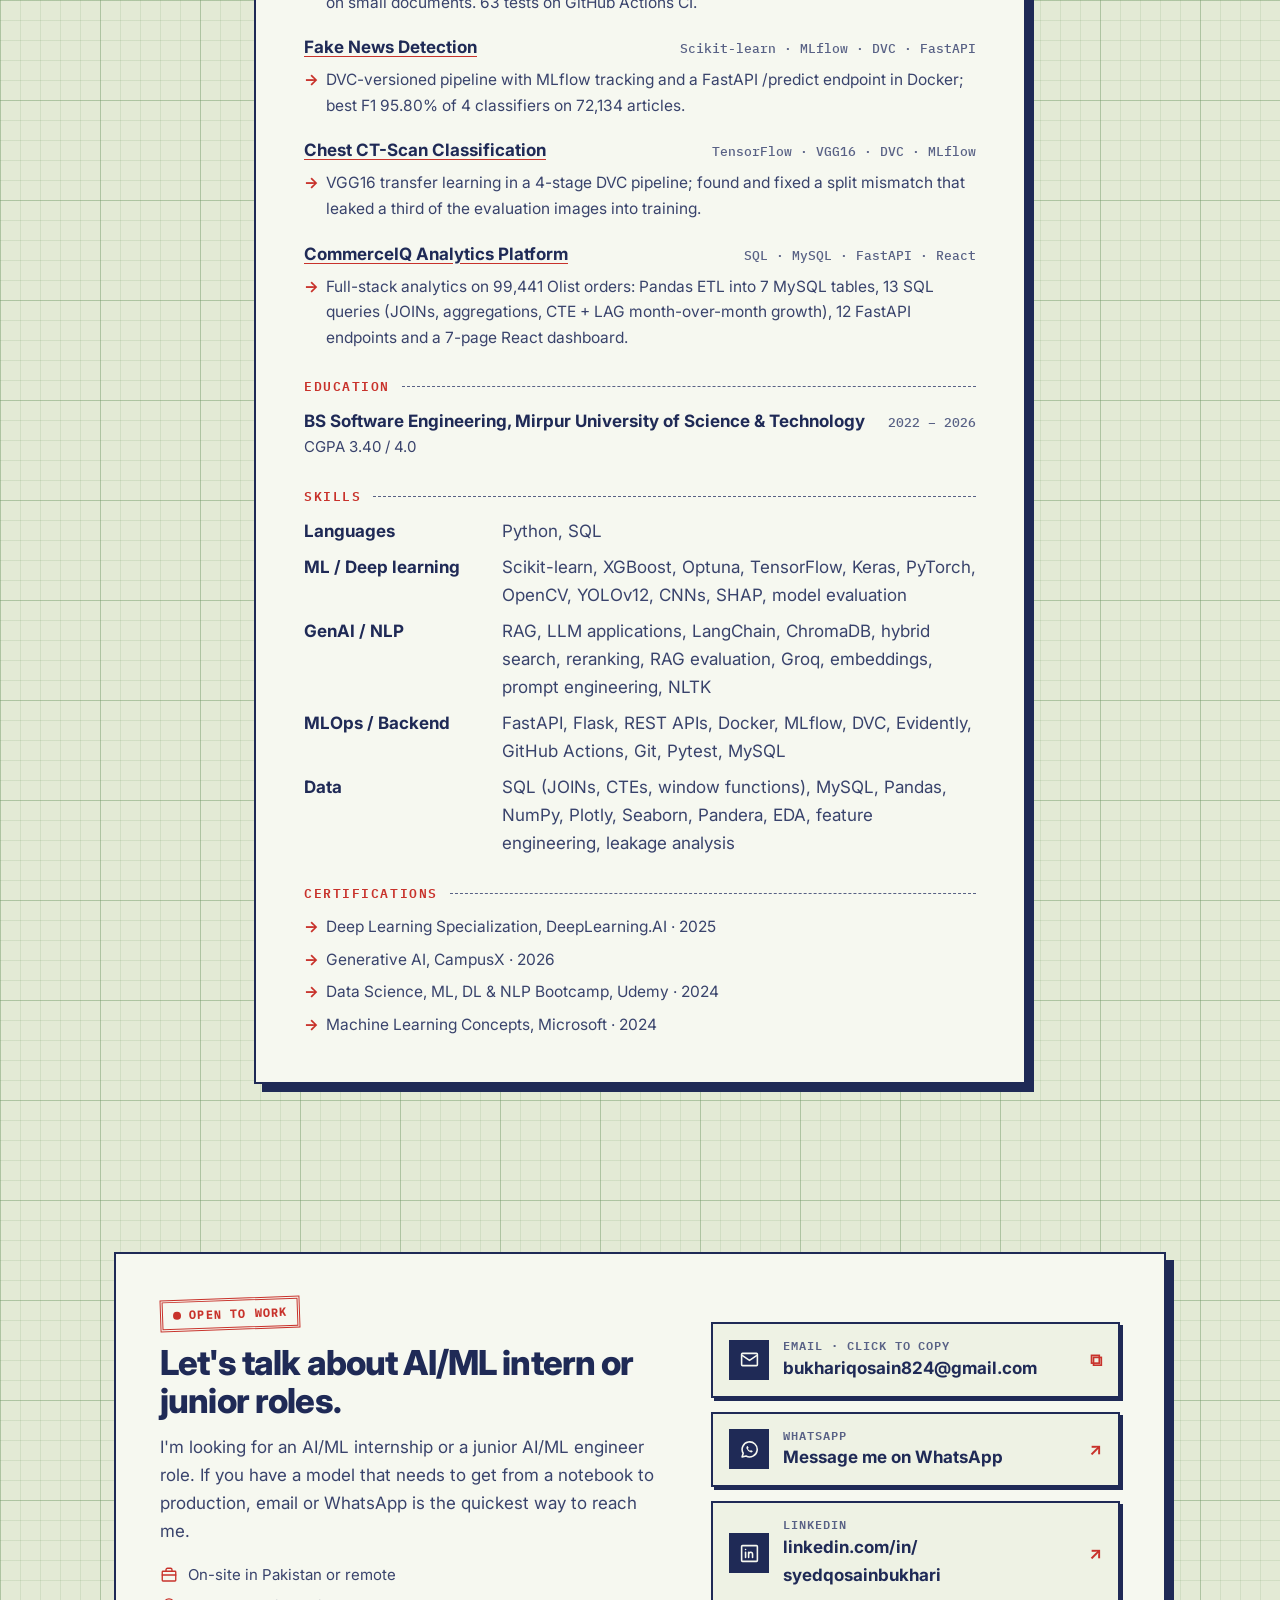
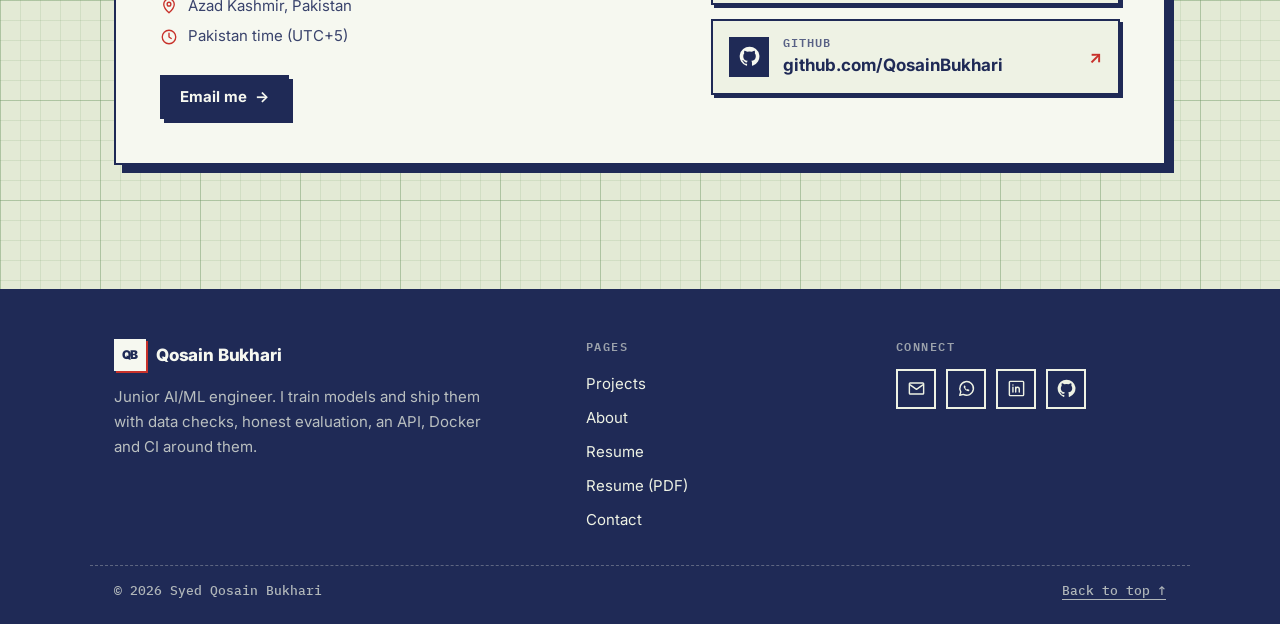
<file: resume.html>
<!DOCTYPE html>
<html lang="en">
<head>
<meta charset="UTF-8">
<meta name="viewport" content="width=device-width, initial-scale=1">
<title>Resume | Qosain Bukhari</title>
<meta name="description" content="Resume of Qosain Bukhari, junior AI/ML engineer: experience, projects, education, skills and certifications.">
<meta name="author" content="Qosain Bukhari">
<meta name="theme-color" content="#e3ead5">
<link rel="canonical" href="https://qosainbukhari.github.io/Profolio_Qosain_Bukhari/resume.html">
<meta property="og:type" content="website">
<meta property="og:title" content="Resume | Qosain Bukhari">
<meta property="og:description" content="Resume of Qosain Bukhari, junior AI/ML engineer: experience, projects, education, skills and certifications.">
<meta property="og:url" content="https://qosainbukhari.github.io/Profolio_Qosain_Bukhari/resume.html">
<meta property="og:image" content="https://qosainbukhari.github.io/Profolio_Qosain_Bukhari/assets/img/qosain.png">
<link rel="icon" href="data:image/svg+xml,<svg xmlns=%22http://www.w3.org/2000/svg%22 viewBox=%220 0 64 64%22><rect width=%2264%22 height=%2264%22 fill=%22%231f2a56%22/><text x=%2232%22 y=%2242%22 font-family=%22Arial%22 font-weight=%22900%22 font-size=%2226%22 fill=%22%23eef2e4%22 text-anchor=%22middle%22>QB</text></svg>">
<link rel="preconnect" href="https://fonts.googleapis.com">
<link rel="preconnect" href="https://fonts.gstatic.com" crossorigin>
<link href="https://fonts.googleapis.com/css2?family=Inter:wght@400;500;600;700;800;900&family=IBM+Plex+Mono:ital,wght@0,400;0,500;0,600;0,700;1,400&display=swap" rel="stylesheet">
<link rel="stylesheet" href="assets/css/style.css">
</head>
<body>
<a class="skip" href="#main">Skip to content</a>
<header class="site-header">
<div class="header-in">
<a class="brand" href="index.html"><span class="brand-mark" aria-hidden="true">QB</span><span>Qosain Bukhari<small>Engineering computation pad</small></span></a>
<button class="menu-btn" type="button" aria-expanded="false" aria-controls="main-nav" aria-label="Open menu"><span></span><span></span><span></span></button>
<nav class="nav" id="main-nav" aria-label="Main"><a href="index.html">Home</a><a href="projects.html">Projects</a><a href="about.html">About</a><a href="resume.html" aria-current="page">Resume</a><a href="index.html#contact">Contact</a></nav>
</div>
</header>
<main id="main">
<section class="section tight" aria-labelledby="t">
<div class="wrap narrow">
<p class="eyebrow">Resume</p>
<h1 id="t" class="page-title">Resume</h1>
<p class="lede">My CV on one page. Project names link to the full case studies.</p>
<div class="actions" style="margin-bottom:40px"><a class="btn primary" href="Qosain_Bukhari_Resume.pdf" download>Download PDF <span aria-hidden="true">↓</span></a><a class="btn" href="mailto:bukhariqosain824@gmail.com">Email me</a></div>
<article class="resume reveal">
<header>
<p class="r-name">Qosain Bukhari</p>
<p class="r-role">Junior AI/ML Engineer · Computer Vision · RAG · MLOps</p>
<p class="r-contact">Azad Kashmir, Pakistan · <a href="mailto:bukhariqosain824@gmail.com">bukhariqosain824@gmail.com</a> · <a href="https://www.linkedin.com/in/syedqosainbukhari/" target="_blank" rel="noopener">linkedin.com/in/syedqosainbukhari</a> · <a href="https://github.com/QosainBukhari" target="_blank" rel="noopener">github.com/QosainBukhari</a></p>
</header>
<h2>Summary</h2>
<p>Software Engineering graduate (BS, 2026) with a 3-month ML internship and five end-to-end projects across tabular ML, computer vision, NLP and Retrieval-Augmented Generation. Comfortable across the ML workflow: data validation, honest evaluation, FastAPI serving, and reproducible pipelines with Docker, MLflow, DVC and GitHub Actions CI.</p>
<h2>Experience</h2>
<div class="r-item"><div class="r-row"><b>Machine Learning Intern, Pixels Inn Institute, Mirpur</b><span>Jul 2025 – Oct 2025</span></div>
<ul class="ticks"><li>Prepared datasets with Pandas and NumPy, fitting transforms on training data only to prevent leakage.</li><li>Benchmarked linear, tree-based and ensemble models (F1, ROC-AUC, MAE, RMSE), tuned with cross-validation.</li><li>Trained dense networks and a CNN in TensorFlow and PyTorch; built an OpenCV + YOLO detection workflow.</li><li>Evaluated as “Excellent” by the Managing Director.</li></ul></div>
<h2>Projects</h2>
<div class="r-item"><div class="r-row"><b><a href="projects/cancellation-radar.html">Cancellation Radar</a></b><span>XGBoost · SHAP · MLflow · FastAPI · Vercel</span></div><ul class="ticks"><li>Predicts cancellation risk at booking time on 119,390 bookings; removed 6 leaking check-in columns and tested on the newest 20% of arrivals for an honest ROC-AUC of 0.824.</li><li>Cost-based threshold catches 94% of cancellations and cuts the cost of wrong decisions from €40.86 to €9.69 per booking (−76%).</li></ul></div>
<div class="r-item"><div class="r-row"><b><a href="projects/accident-detection.html">AI Accident Detection &amp; Emergency Response</a></b><span>YOLOv12 · FastAPI · React · MySQL</span></div><ul class="ticks"><li>Custom YOLOv12 model for 3 accident classes: 89.9% mAP@50, 92.5% precision, 86.8% recall on a 1,800-image held-out test set.</li><li>Full system with JWT role-based auth, background video jobs, email/WhatsApp alerts, a React dashboard, Docker Compose and Pytest.</li></ul></div>
<div class="r-item"><div class="r-row"><b><a href="projects/rag-chatbot.html">Document Q&amp;A RAG Chatbot</a></b><span>LangChain · ChromaDB · BM25 · Groq · FastAPI</span></div><ul class="ticks"><li>PDF Q&amp;A with page citations and chat memory, upgraded from naive RAG to parent-child chunking, hybrid BM25 + dense search, cross-encoder reranking and compression, each a config switch.</li><li>Built a 25-question evaluation (Recall@K, MRR, LLM-as-judge faithfulness): 0.96 Recall@1 and 0.952 faithfulness, and showed the simple pipeline beats the advanced one on small documents. 63 tests on GitHub Actions CI.</li></ul></div>
<div class="r-item"><div class="r-row"><b><a href="projects/fake-news-detection.html">Fake News Detection</a></b><span>Scikit-learn · MLflow · DVC · FastAPI</span></div><ul class="ticks"><li>DVC-versioned pipeline with MLflow tracking and a FastAPI /predict endpoint in Docker; best F1 95.80% of 4 classifiers on 72,134 articles.</li></ul></div>
<div class="r-item"><div class="r-row"><b><a href="projects/chest-ct-classification.html">Chest CT-Scan Classification</a></b><span>TensorFlow · VGG16 · DVC · MLflow</span></div><ul class="ticks"><li>VGG16 transfer learning in a 4-stage DVC pipeline; found and fixed a split mismatch that leaked a third of the evaluation images into training.</li></ul></div>
<div class="r-item"><div class="r-row"><b><a href="projects/commerceiq-analytics.html">CommerceIQ Analytics Platform</a></b><span>SQL · MySQL · FastAPI · React</span></div><ul class="ticks"><li>Full-stack analytics on 99,441 Olist orders: Pandas ETL into 7 MySQL tables, 13 SQL queries (JOINs, aggregations, CTE + LAG month-over-month growth), 12 FastAPI endpoints and a 7-page React dashboard.</li></ul></div>
<h2>Education</h2>
<div class="r-item"><div class="r-row"><b>BS Software Engineering, Mirpur University of Science & Technology</b><span>2022 – 2026</span></div><div class="sub">CGPA 3.40 / 4.0</div></div>
<h2>Skills</h2>
<dl class="r-skills">
<dt>Languages</dt><dd>Python, SQL</dd>
<dt>ML / Deep learning</dt><dd>Scikit-learn, XGBoost, Optuna, TensorFlow, Keras, PyTorch, OpenCV, YOLOv12, CNNs, SHAP, model evaluation</dd>
<dt>GenAI / NLP</dt><dd>RAG, LLM applications, LangChain, ChromaDB, hybrid search, reranking, RAG evaluation, Groq, embeddings, prompt engineering, NLTK</dd>
<dt>MLOps / Backend</dt><dd>FastAPI, Flask, REST APIs, Docker, MLflow, DVC, Evidently, GitHub Actions, Git, Pytest, MySQL</dd>
<dt>Data</dt><dd>SQL (JOINs, CTEs, window functions), MySQL, Pandas, NumPy, Plotly, Seaborn, Pandera, EDA, feature engineering, leakage analysis</dd>
</dl>
<h2>Certifications</h2>
<ul class="ticks"><li>Deep Learning Specialization, DeepLearning.AI · 2025</li><li>Generative AI, CampusX · 2026</li><li>Data Science, ML, DL &amp; NLP Bootcamp, Udemy · 2024</li><li>Machine Learning Concepts, Microsoft · 2024</li></ul>
</article>
</div>
</section>
<section class="section" id="contact" aria-labelledby="contact-title">
<div class="wrap">
<div class="contact reveal">
<div>
<span class="status">Open to work</span>
<h2 id="contact-title">Let's talk about AI/ML intern or junior roles.</h2>
<p>I'm looking for an AI/ML internship or a junior AI/ML engineer role. If you have a model that needs to get from a notebook to production, email or WhatsApp is the quickest way to reach me.</p>
<ul class="contact-meta">
<li><svg viewBox="0 0 24 24" fill="none" stroke="currentColor" stroke-width="1.8" stroke-linecap="round" stroke-linejoin="round" aria-hidden="true"><rect x="3" y="7" width="18" height="13" rx="1"/><path d="M8 7V5a2 2 0 0 1 2-2h4a2 2 0 0 1 2 2v2M3 12h18"/></svg>On-site in Pakistan or remote</li>
<li><svg viewBox="0 0 24 24" fill="none" stroke="currentColor" stroke-width="1.8" stroke-linecap="round" stroke-linejoin="round" aria-hidden="true"><path d="M12 21s-7-6.2-7-11.5a7 7 0 0 1 14 0C19 14.8 12 21 12 21z"/><circle cx="12" cy="9.5" r="2.5"/></svg>Azad Kashmir, Pakistan</li>
<li><svg viewBox="0 0 24 24" fill="none" stroke="currentColor" stroke-width="1.8" stroke-linecap="round" stroke-linejoin="round" aria-hidden="true"><circle cx="12" cy="12" r="9"/><path d="M12 7v5l3 2"/></svg>Pakistan time (UTC+5)</li>
</ul>
<div class="actions">
<a class="btn primary" href="mailto:bukhariqosain824@gmail.com">Email me <span class="arrow" aria-hidden="true">→</span></a>
</div>
</div>
<ul class="contact-list">
<li><button class="c-item" type="button" data-copy="bukhariqosain824@gmail.com"><span class="c-ic"><svg viewBox="0 0 24 24" fill="none" stroke="currentColor" stroke-width="1.8" stroke-linecap="round" stroke-linejoin="round" aria-hidden="true"><rect x="3" y="5" width="18" height="14" rx="1"/><path d="m4 7.5 8 5.5 8-5.5"/></svg></span><span class="c-txt"><span class="k">Email · click to copy</span><span class="v">bukhariqosain824@gmail.com</span></span><span class="c-go" aria-hidden="true">⧉</span></button></li>
<li><a class="c-item" href="https://wa.me/923378624851?text=Hi%20Qosain%2C%20I%20saw%20your%20portfolio.%20Are%20you%20available%20for%20a%20quick%20chat%3F" target="_blank" rel="noopener"><span class="c-ic"><svg viewBox="0 0 24 24" fill="none" stroke="currentColor" stroke-width="1.8" stroke-linecap="round" stroke-linejoin="round" aria-hidden="true"><path d="M3.5 20.5l1.3-4.2A8.6 8.6 0 1 1 8 19.4z"/><path d="M9 8.6c.2-.5.7-.6 1-.4l.9 1.6c.1.3 0 .6-.2.8l-.5.5c.5 1 1.3 1.9 2.4 2.4l.5-.5c.2-.2.5-.3.8-.2l1.6.9c.3.2.3.7-.1 1-.6.6-1.5.8-2.3.5a8 8 0 0 1-4.5-4.4c-.3-.8-.1-1.6.4-2.2z" fill="currentColor" stroke="none"/></svg></span><span class="c-txt"><span class="k">WhatsApp</span><span class="v">Message me on WhatsApp</span></span><span class="c-go" aria-hidden="true">↗</span></a></li>
<li><a class="c-item" href="https://www.linkedin.com/in/syedqosainbukhari/" target="_blank" rel="noopener"><span class="c-ic"><svg viewBox="0 0 24 24" fill="none" stroke="currentColor" stroke-width="1.8" stroke-linecap="round" stroke-linejoin="round" aria-hidden="true"><rect x="3" y="3" width="18" height="18" rx="1"/><path d="M7.5 10.5V16.5M7.5 7.5v.01M11 16.5v-6M11 13.2c0-1.6 1-2.7 2.4-2.7s2.1 1 2.1 2.6v3.4"/></svg></span><span class="c-txt"><span class="k">LinkedIn</span><span class="v">linkedin.com/in/<wbr>syedqosainbukhari</span></span><span class="c-go" aria-hidden="true">↗</span></a></li>
<li><a class="c-item" href="https://github.com/QosainBukhari" target="_blank" rel="noopener"><span class="c-ic"><svg viewBox="0 0 24 24" fill="currentColor" aria-hidden="true"><path d="M12 .8a11.2 11.2 0 0 0-3.54 21.83c.56.1.77-.24.77-.54v-1.9c-3.12.68-3.78-1.5-3.78-1.5-.51-1.3-1.25-1.64-1.25-1.64-1.02-.7.08-.68.08-.68 1.13.08 1.72 1.16 1.72 1.16 1 1.72 2.63 1.22 3.27.93.1-.73.39-1.22.71-1.5-2.49-.28-5.11-1.25-5.11-5.55 0-1.22.44-2.22 1.16-3.01-.12-.29-.5-1.43.11-2.98 0 0 .94-.3 3.09 1.15a10.7 10.7 0 0 1 5.62 0c2.14-1.45 3.08-1.15 3.08-1.15.62 1.55.23 2.69.11 2.98.72.79 1.16 1.79 1.16 3.01 0 4.31-2.63 5.26-5.13 5.54.4.35.76 1.03.76 2.08v3.08c0 .3.2.65.78.54A11.2 11.2 0 0 0 12 .8z"/></svg></span><span class="c-txt"><span class="k">GitHub</span><span class="v">github.com/QosainBukhari</span></span><span class="c-go" aria-hidden="true">↗</span></a></li>
</ul>
</div>
</div>
</section>
</main>
<footer class="site-footer">
<div class="footer-in">
<div class="footer-brand">
<a class="brand" href="index.html"><span class="brand-mark" aria-hidden="true">QB</span>Qosain Bukhari</a>
<p>Junior AI/ML engineer. I train models and ship them with data checks, honest evaluation, an API, Docker and CI around them.</p>
</div>
<nav aria-labelledby="f-pages"><h2 id="f-pages">Pages</h2><ul class="footer-links"><li><a href="projects.html">Projects</a></li><li><a href="about.html">About</a></li><li><a href="resume.html">Resume</a></li><li><a href="Qosain_Bukhari_Resume.pdf" target="_blank" rel="noopener">Resume (PDF)</a></li><li><a href="index.html#contact">Contact</a></li></ul></nav>
<div><h2>Connect</h2><ul class="socials">
<li><a href="mailto:bukhariqosain824@gmail.com" aria-label="Email"><svg viewBox="0 0 24 24" fill="none" stroke="currentColor" stroke-width="1.8" stroke-linecap="round" stroke-linejoin="round" aria-hidden="true"><rect x="3" y="5" width="18" height="14" rx="1"/><path d="m4 7.5 8 5.5 8-5.5"/></svg></a></li>
<li><a href="https://wa.me/923378624851?text=Hi%20Qosain%2C%20I%20saw%20your%20portfolio.%20Are%20you%20available%20for%20a%20quick%20chat%3F" target="_blank" rel="noopener" aria-label="WhatsApp"><svg viewBox="0 0 24 24" fill="none" stroke="currentColor" stroke-width="1.8" stroke-linecap="round" stroke-linejoin="round" aria-hidden="true"><path d="M3.5 20.5l1.3-4.2A8.6 8.6 0 1 1 8 19.4z"/><path d="M9 8.6c.2-.5.7-.6 1-.4l.9 1.6c.1.3 0 .6-.2.8l-.5.5c.5 1 1.3 1.9 2.4 2.4l.5-.5c.2-.2.5-.3.8-.2l1.6.9c.3.2.3.7-.1 1-.6.6-1.5.8-2.3.5a8 8 0 0 1-4.5-4.4c-.3-.8-.1-1.6.4-2.2z" fill="currentColor" stroke="none"/></svg></a></li>
<li><a href="https://www.linkedin.com/in/syedqosainbukhari/" target="_blank" rel="noopener" aria-label="LinkedIn"><svg viewBox="0 0 24 24" fill="none" stroke="currentColor" stroke-width="1.8" stroke-linecap="round" stroke-linejoin="round" aria-hidden="true"><rect x="3" y="3" width="18" height="18" rx="1"/><path d="M7.5 10.5V16.5M7.5 7.5v.01M11 16.5v-6M11 13.2c0-1.6 1-2.7 2.4-2.7s2.1 1 2.1 2.6v3.4"/></svg></a></li>
<li><a href="https://github.com/QosainBukhari" target="_blank" rel="noopener" aria-label="GitHub"><svg viewBox="0 0 24 24" fill="currentColor" aria-hidden="true"><path d="M12 .8a11.2 11.2 0 0 0-3.54 21.83c.56.1.77-.24.77-.54v-1.9c-3.12.68-3.78-1.5-3.78-1.5-.51-1.3-1.25-1.64-1.25-1.64-1.02-.7.08-.68.08-.68 1.13.08 1.72 1.16 1.72 1.16 1 1.72 2.63 1.22 3.27.93.1-.73.39-1.22.71-1.5-2.49-.28-5.11-1.25-5.11-5.55 0-1.22.44-2.22 1.16-3.01-.12-.29-.5-1.43.11-2.98 0 0 .94-.3 3.09 1.15a10.7 10.7 0 0 1 5.62 0c2.14-1.45 3.08-1.15 3.08-1.15.62 1.55.23 2.69.11 2.98.72.79 1.16 1.79 1.16 3.01 0 4.31-2.63 5.26-5.13 5.54.4.35.76 1.03.76 2.08v3.08c0 .3.2.65.78.54A11.2 11.2 0 0 0 12 .8z"/></svg></a></li>
</ul></div>
</div>
<div class="footer-bottom"><span>© <span id="year">2026</span> Syed Qosain Bukhari</span><a href="#main">Back to top ↑</a></div>
</footer>
<div class="toast" id="toast" role="status" aria-live="polite"></div>
<script src="assets/js/site.js" defer></script>
</body>
</html>
</file>
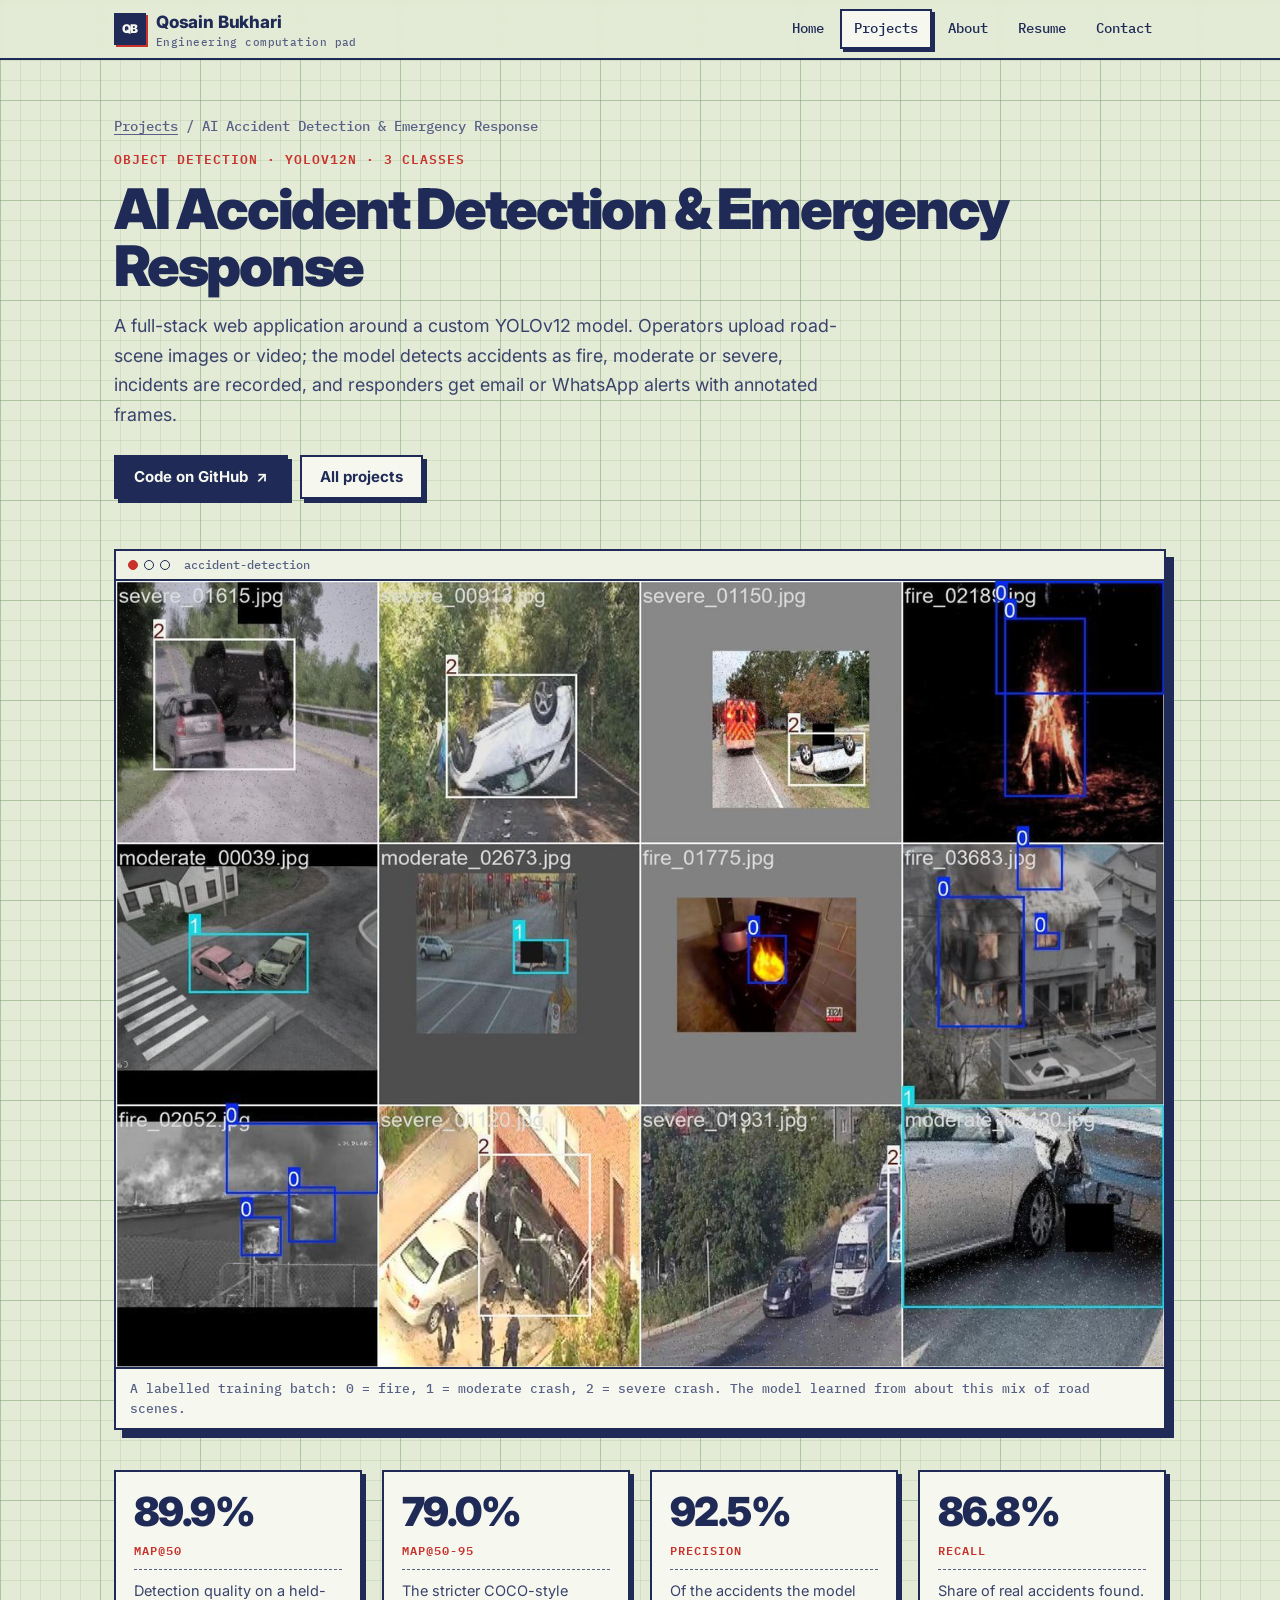
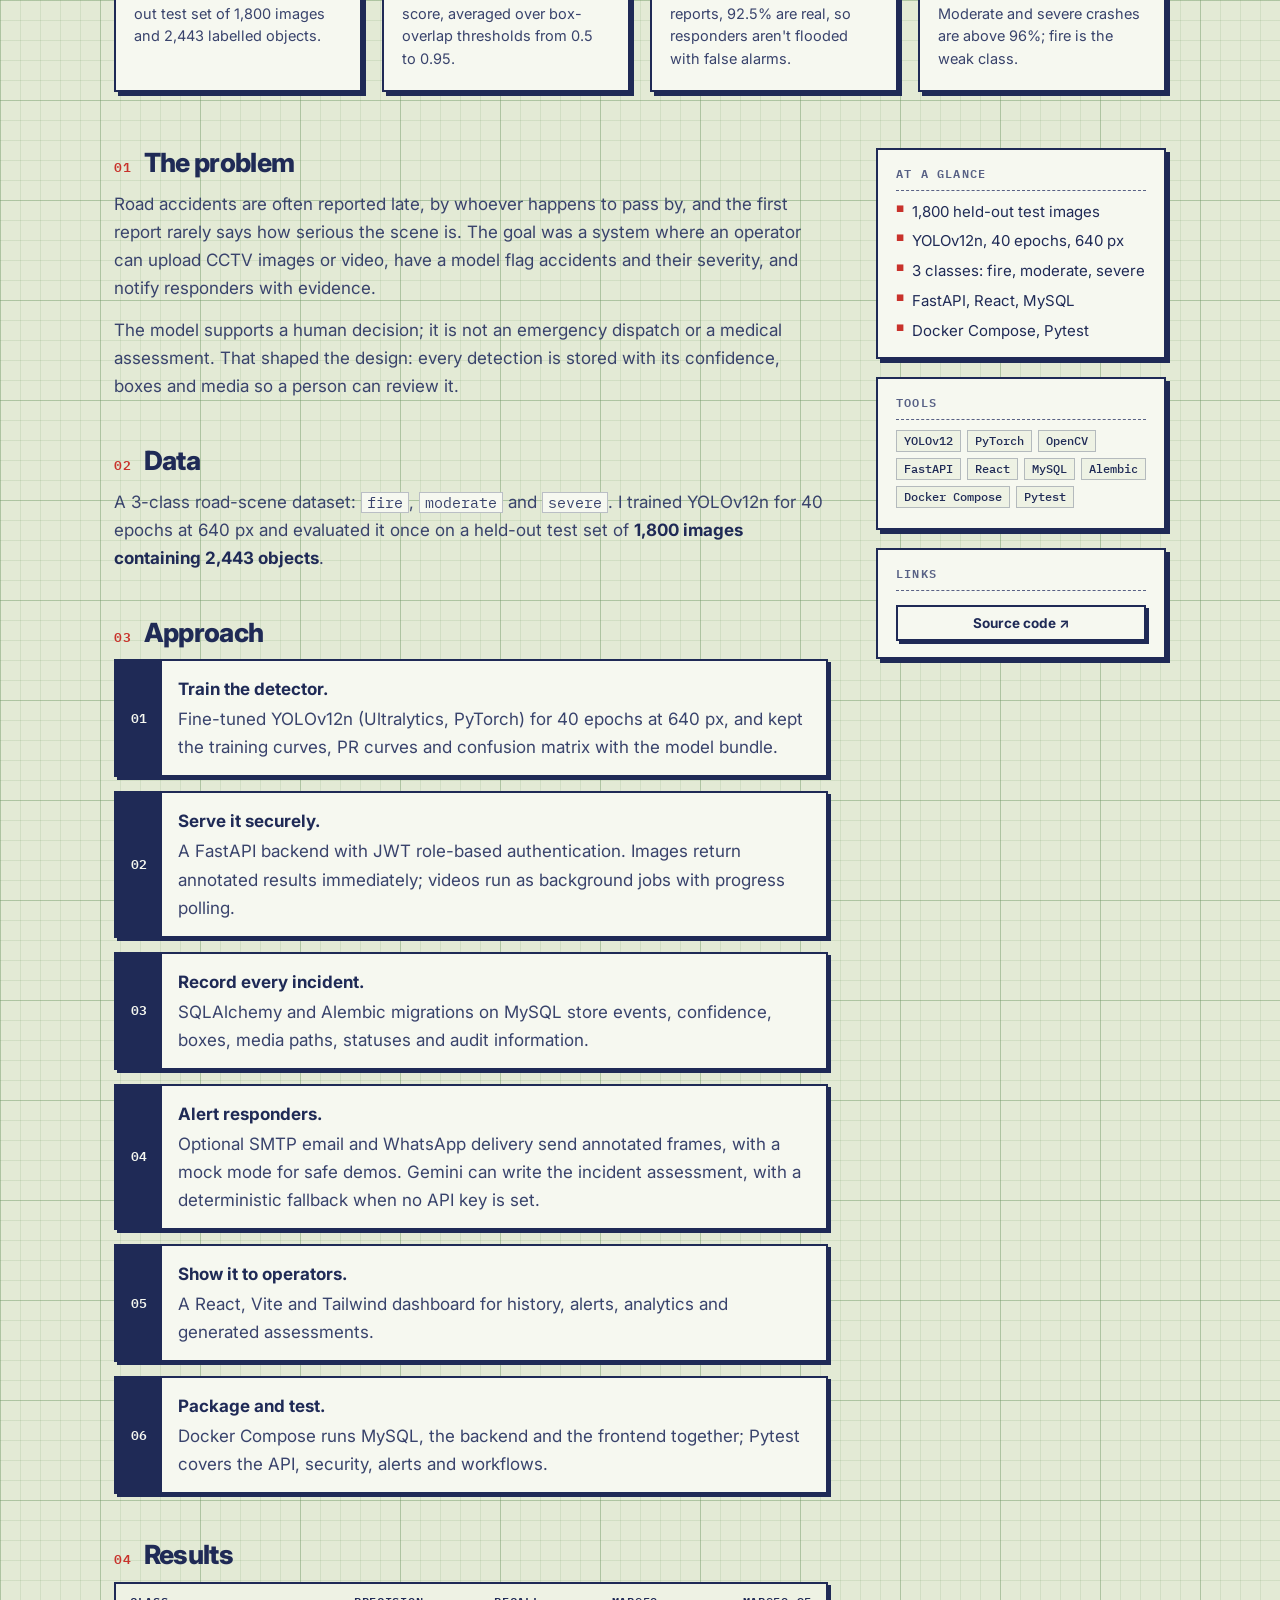
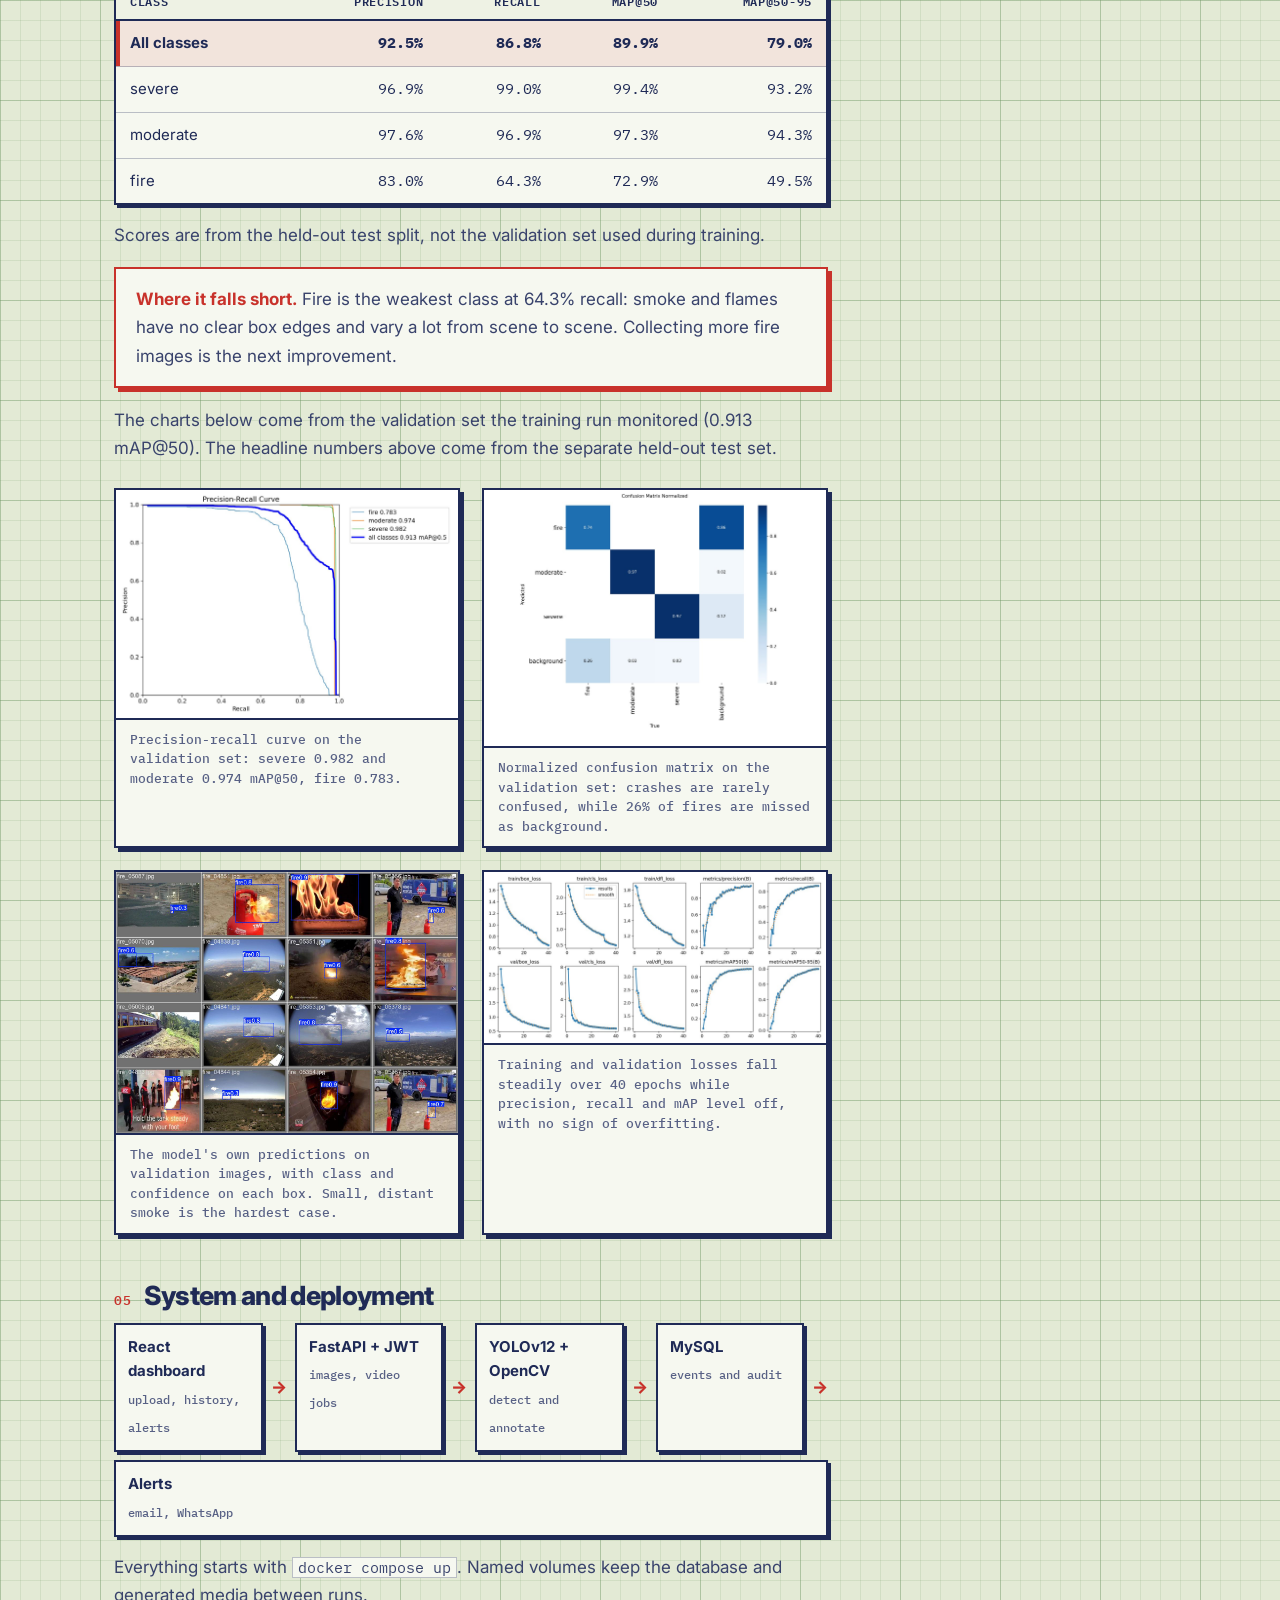
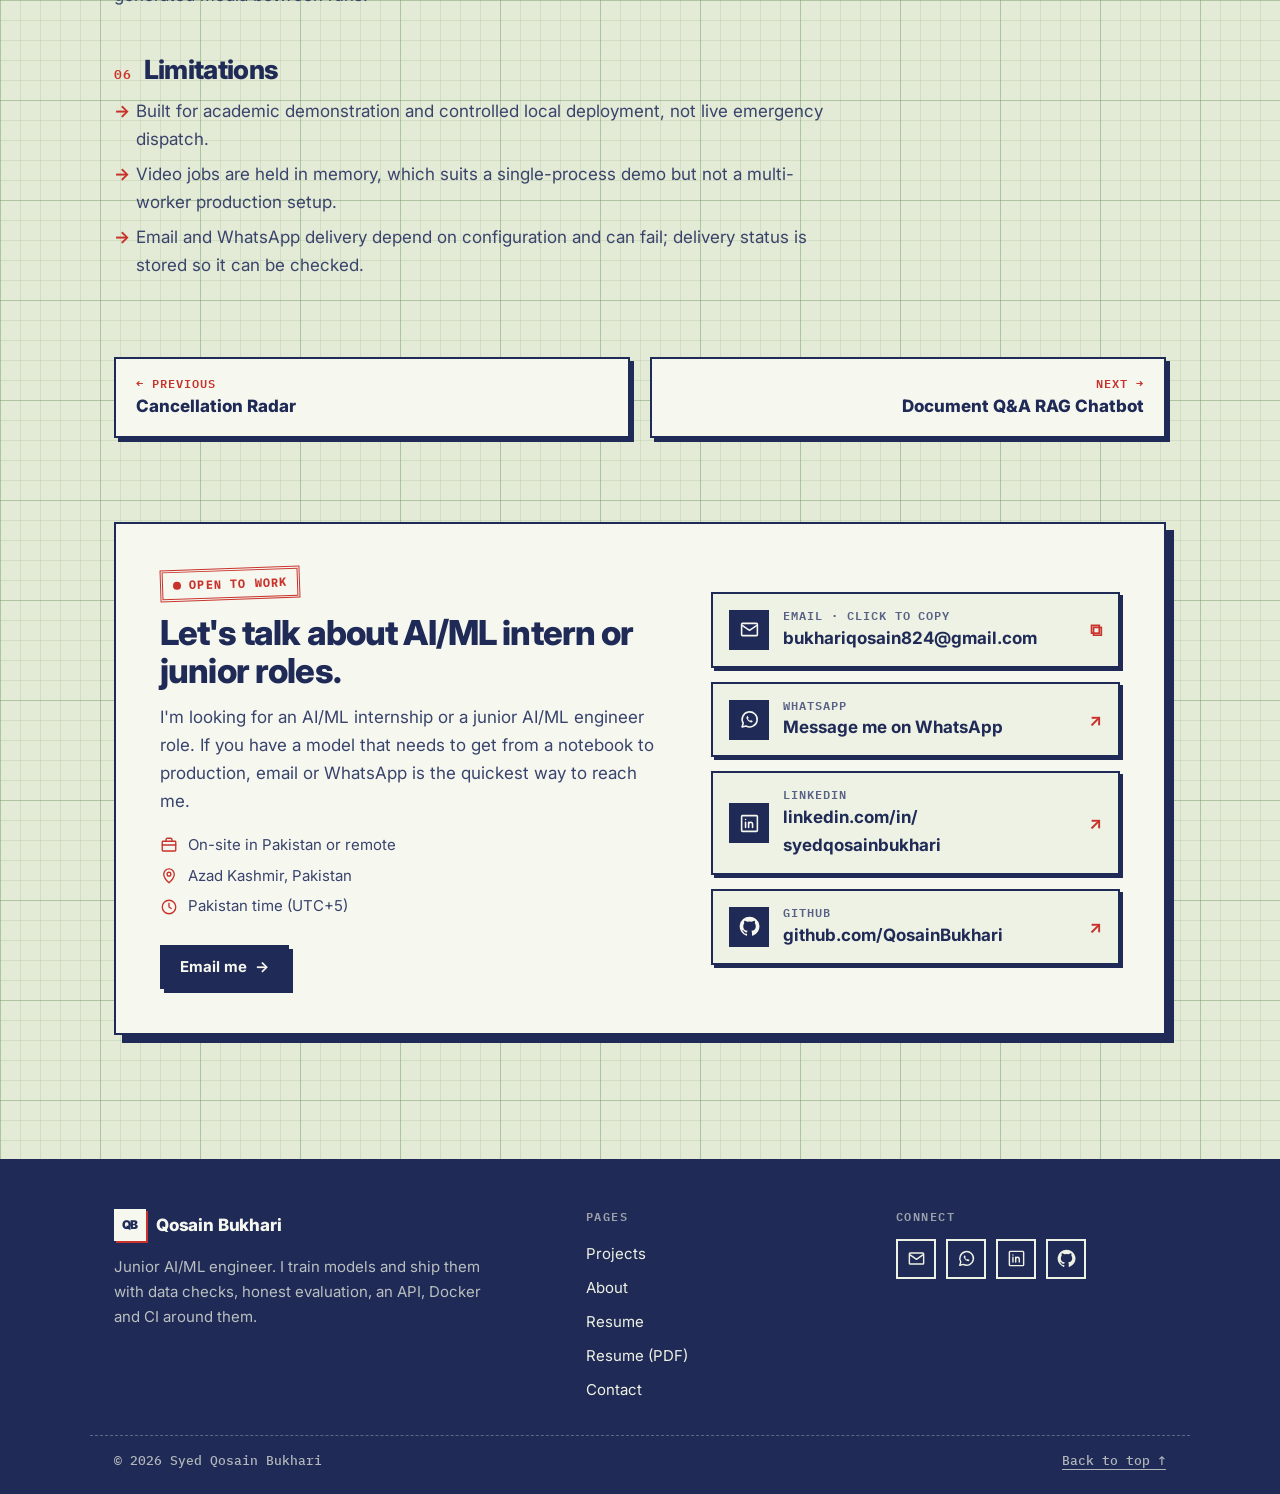
<file: projects/accident-detection.html>
<!DOCTYPE html>
<html lang="en">
<head>
<meta charset="UTF-8">
<meta name="viewport" content="width=device-width, initial-scale=1">
<title>AI Accident Detection &amp; Emergency Response | Qosain Bukhari</title>
<meta name="description" content="A custom YOLOv12 model that spots road accidents in images and video, rates their severity and alerts responders with annotated evidence.">
<meta name="author" content="Qosain Bukhari">
<meta name="theme-color" content="#e3ead5">
<link rel="canonical" href="https://qosainbukhari.github.io/Profolio_Qosain_Bukhari/projects/accident-detection.html">
<meta property="og:type" content="website">
<meta property="og:title" content="AI Accident Detection &amp; Emergency Response | Qosain Bukhari">
<meta property="og:description" content="A custom YOLOv12 model that spots road accidents in images and video, rates their severity and alerts responders with annotated evidence.">
<meta property="og:url" content="https://qosainbukhari.github.io/Profolio_Qosain_Bukhari/projects/accident-detection.html">
<meta property="og:image" content="https://qosainbukhari.github.io/Profolio_Qosain_Bukhari/assets/img/qosain.png">
<link rel="icon" href="data:image/svg+xml,<svg xmlns=%22http://www.w3.org/2000/svg%22 viewBox=%220 0 64 64%22><rect width=%2264%22 height=%2264%22 fill=%22%231f2a56%22/><text x=%2232%22 y=%2242%22 font-family=%22Arial%22 font-weight=%22900%22 font-size=%2226%22 fill=%22%23eef2e4%22 text-anchor=%22middle%22>QB</text></svg>">
<link rel="preconnect" href="https://fonts.googleapis.com">
<link rel="preconnect" href="https://fonts.gstatic.com" crossorigin>
<link href="https://fonts.googleapis.com/css2?family=Inter:wght@400;500;600;700;800;900&family=IBM+Plex+Mono:ital,wght@0,400;0,500;0,600;0,700;1,400&display=swap" rel="stylesheet">
<link rel="stylesheet" href="../assets/css/style.css">
</head>
<body>
<a class="skip" href="#main">Skip to content</a>
<header class="site-header">
<div class="header-in">
<a class="brand" href="../index.html"><span class="brand-mark" aria-hidden="true">QB</span><span>Qosain Bukhari<small>Engineering computation pad</small></span></a>
<button class="menu-btn" type="button" aria-expanded="false" aria-controls="main-nav" aria-label="Open menu"><span></span><span></span><span></span></button>
<nav class="nav" id="main-nav" aria-label="Main"><a href="../index.html">Home</a><a href="../projects.html" aria-current="page">Projects</a><a href="../about.html">About</a><a href="../resume.html">Resume</a><a href="../index.html#contact">Contact</a></nav>
</div>
</header>
<main id="main">
<div class="wrap">
<section class="case-hero" aria-labelledby="t">
<p class="crumbs"><a href="../projects.html">Projects</a> / AI Accident Detection &amp; Emergency Response</p>
<p class="spec">object detection · YOLOv12n · 3 classes</p>
<h1 id="t" class="page-title">AI Accident Detection &amp; Emergency Response</h1>
<p class="lede">A full-stack web application around a custom YOLOv12 model. Operators upload road-scene images or video; the model detects accidents as fire, moderate or severe, incidents are recorded, and responders get email or WhatsApp alerts with annotated frames.</p>
<div class="actions"><a class="btn primary" href="https://github.com/QosainBukhari/Accident_detection_system_Yolov12" target="_blank" rel="noopener">Code on GitHub <span aria-hidden="true">↗</span></a><a class="btn" href="../projects.html">All projects</a></div>
</section>
<figure class="figure reveal"><div class="bar" aria-hidden="true"><i></i><i></i><i></i><span>accident-detection</span></div><img src="../assets/img/accident-batch.jpg" alt="Road-scene training images with labelled boxes for overturned cars, crashed vehicles and fires" width="1280" height="960" loading="eager" decoding="async"><figcaption>A labelled training batch: 0 = fire, 1 = moderate crash, 2 = severe crash. The model learned from about this mix of road scenes.</figcaption></figure>
<div class="metrics"><div class="metric reveal"><span class="num">89.9%</span><span class="what">mAP@50</span><span class="ctx">Detection quality on a held-out test set of 1,800 images and 2,443 labelled objects.</span></div><div class="metric reveal"><span class="num">79.0%</span><span class="what">mAP@50-95</span><span class="ctx">The stricter COCO-style score, averaged over box-overlap thresholds from 0.5 to 0.95.</span></div><div class="metric reveal"><span class="num">92.5%</span><span class="what">Precision</span><span class="ctx">Of the accidents the model reports, 92.5% are real, so responders aren't flooded with false alarms.</span></div><div class="metric reveal"><span class="num">86.8%</span><span class="what">Recall</span><span class="ctx">Share of real accidents found. Moderate and severe crashes are above 96%; fire is the weak class.</span></div></div>
<div class="case-grid">
<article class="case-body">
<h2><span class="hn">01</span>The problem</h2><p>Road accidents are often reported late, by whoever happens to pass by, and the first report rarely says how serious the scene is. The goal was a system where an operator can upload CCTV images or video, have a model flag accidents and their severity, and notify responders with evidence.</p><p>The model supports a human decision; it is not an emergency dispatch or a medical assessment. That shaped the design: every detection is stored with its confidence, boxes and media so a person can review it.</p><h2><span class="hn">02</span>Data</h2><p>A 3-class road-scene dataset: <code>fire</code>, <code>moderate</code> and <code>severe</code>. I trained YOLOv12n for 40 epochs at 640 px and evaluated it once on a held-out test set of <strong>1,800 images containing 2,443 objects</strong>.</p><h2><span class="hn">03</span>Approach</h2><ol class="steps"><li><b>Train the detector.</b> Fine-tuned YOLOv12n (Ultralytics, PyTorch) for 40 epochs at 640 px, and kept the training curves, PR curves and confusion matrix with the model bundle.</li><li><b>Serve it securely.</b> A FastAPI backend with JWT role-based authentication. Images return annotated results immediately; videos run as background jobs with progress polling.</li><li><b>Record every incident.</b> SQLAlchemy and Alembic migrations on MySQL store events, confidence, boxes, media paths, statuses and audit information.</li><li><b>Alert responders.</b> Optional SMTP email and WhatsApp delivery send annotated frames, with a mock mode for safe demos. Gemini can write the incident assessment, with a deterministic fallback when no API key is set.</li><li><b>Show it to operators.</b> A React, Vite and Tailwind dashboard for history, alerts, analytics and generated assessments.</li><li><b>Package and test.</b> Docker Compose runs MySQL, the backend and the frontend together; Pytest covers the API, security, alerts and workflows.</li></ol><h2><span class="hn">04</span>Results</h2><div class="table-wrap"><table><thead><tr><th>Class</th><th class="n">Precision</th><th class="n">Recall</th><th class="n">mAP@50</th><th class="n">mAP@50-95</th></tr></thead><tbody><tr class="best"><td>All classes</td><td class="n">92.5%</td><td class="n">86.8%</td><td class="n">89.9%</td><td class="n">79.0%</td></tr><tr><td>severe</td><td class="n">96.9%</td><td class="n">99.0%</td><td class="n">99.4%</td><td class="n">93.2%</td></tr><tr><td>moderate</td><td class="n">97.6%</td><td class="n">96.9%</td><td class="n">97.3%</td><td class="n">94.3%</td></tr><tr><td>fire</td><td class="n">83.0%</td><td class="n">64.3%</td><td class="n">72.9%</td><td class="n">49.5%</td></tr></tbody></table></div><p>Scores are from the held-out test split, not the validation set used during training.</p><div class="callout"><p><b>Where it falls short.</b> Fire is the weakest class at 64.3% recall: smoke and flames have no clear box edges and vary a lot from scene to scene. Collecting more fire images is the next improvement.</p></div><p>The charts below come from the validation set the training run monitored (0.913 mAP@50). The headline numbers above come from the separate held-out test set.</p><div class="gallery"><figure class="figure"><a href="../assets/img/accident-pr.jpg" target="_blank" rel="noopener" title="Open full size"><img src="../assets/img/accident-pr.jpg" alt="Precision-recall curve for the fire, moderate and severe classes" width="1400" height="933" loading="lazy" decoding="async"></a><figcaption>Precision-recall curve on the validation set: severe 0.982 and moderate 0.974 mAP@50, fire 0.783.</figcaption></figure><figure class="figure"><a href="../assets/img/accident-confusion.jpg" target="_blank" rel="noopener" title="Open full size"><img src="../assets/img/accident-confusion.jpg" alt="Normalized confusion matrix for fire, moderate, severe and background" width="1400" height="1050" loading="lazy" decoding="async"></a><figcaption>Normalized confusion matrix on the validation set: crashes are rarely confused, while 26% of fires are missed as background.</figcaption></figure><figure class="figure"><a href="../assets/img/accident-pred.jpg" target="_blank" rel="noopener" title="Open full size"><img src="../assets/img/accident-pred.jpg" alt="YOLOv12 predictions on validation images, with boxes drawn around fire and smoke" width="1280" height="976" loading="lazy" decoding="async"></a><figcaption>The model&#x27;s own predictions on validation images, with class and confidence on each box. Small, distant smoke is the hardest case.</figcaption></figure><figure class="figure"><a href="../assets/img/accident-training.jpg" target="_blank" rel="noopener" title="Open full size"><img src="../assets/img/accident-training.jpg" alt="Training curves: box, class and DFL losses, precision, recall and mAP over 40 epochs" width="1400" height="700" loading="lazy" decoding="async"></a><figcaption>Training and validation losses fall steadily over 40 epochs while precision, recall and mAP level off, with no sign of overfitting.</figcaption></figure></div><h2><span class="hn">05</span>System and deployment</h2><div class="flow"><div class="node"><b>React dashboard</b><span>upload, history, alerts</span></div><span class="sep" aria-hidden="true">→</span><div class="node"><b>FastAPI + JWT</b><span>images, video jobs</span></div><span class="sep" aria-hidden="true">→</span><div class="node"><b>YOLOv12 + OpenCV</b><span>detect and annotate</span></div><span class="sep" aria-hidden="true">→</span><div class="node"><b>MySQL</b><span>events and audit</span></div><span class="sep" aria-hidden="true">→</span><div class="node"><b>Alerts</b><span>email, WhatsApp</span></div></div><p>Everything starts with <code>docker compose up</code>. Named volumes keep the database and generated media between runs.</p><h2><span class="hn">06</span>Limitations</h2><ul><li>Built for academic demonstration and controlled local deployment, not live emergency dispatch.</li><li>Video jobs are held in memory, which suits a single-process demo but not a multi-worker production setup.</li><li>Email and WhatsApp delivery depend on configuration and can fail; delivery status is stored so it can be checked.</li></ul>
</article>
<aside class="aside" aria-label="Project facts">
<div class="box"><h3>At a glance</h3><ul><li>1,800 held-out test images</li><li>YOLOv12n, 40 epochs, 640 px</li><li>3 classes: fire, moderate, severe</li><li>FastAPI, React, MySQL</li><li>Docker Compose, Pytest</li></ul></div>
<div class="box"><h3>Tools</h3><ul class="badges"><li>YOLOv12</li><li>PyTorch</li><li>OpenCV</li><li>FastAPI</li><li>React</li><li>MySQL</li><li>Alembic</li><li>Docker Compose</li><li>Pytest</li></ul></div>
<div class="box"><h3>Links</h3><a class="btn sm" href="https://github.com/QosainBukhari/Accident_detection_system_Yolov12" target="_blank" rel="noopener">Source code ↗</a></div>
</aside>
</div>
<nav class="pager" aria-label="More projects">
<a href="cancellation-radar.html"><small>← Previous</small>Cancellation Radar</a>
<a class="next" href="rag-chatbot.html"><small>Next →</small>Document Q&amp;A RAG Chatbot</a>
</nav>
</div>
<section class="section" id="contact" aria-labelledby="contact-title">
<div class="wrap">
<div class="contact reveal">
<div>
<span class="status">Open to work</span>
<h2 id="contact-title">Let's talk about AI/ML intern or junior roles.</h2>
<p>I'm looking for an AI/ML internship or a junior AI/ML engineer role. If you have a model that needs to get from a notebook to production, email or WhatsApp is the quickest way to reach me.</p>
<ul class="contact-meta">
<li><svg viewBox="0 0 24 24" fill="none" stroke="currentColor" stroke-width="1.8" stroke-linecap="round" stroke-linejoin="round" aria-hidden="true"><rect x="3" y="7" width="18" height="13" rx="1"/><path d="M8 7V5a2 2 0 0 1 2-2h4a2 2 0 0 1 2 2v2M3 12h18"/></svg>On-site in Pakistan or remote</li>
<li><svg viewBox="0 0 24 24" fill="none" stroke="currentColor" stroke-width="1.8" stroke-linecap="round" stroke-linejoin="round" aria-hidden="true"><path d="M12 21s-7-6.2-7-11.5a7 7 0 0 1 14 0C19 14.8 12 21 12 21z"/><circle cx="12" cy="9.5" r="2.5"/></svg>Azad Kashmir, Pakistan</li>
<li><svg viewBox="0 0 24 24" fill="none" stroke="currentColor" stroke-width="1.8" stroke-linecap="round" stroke-linejoin="round" aria-hidden="true"><circle cx="12" cy="12" r="9"/><path d="M12 7v5l3 2"/></svg>Pakistan time (UTC+5)</li>
</ul>
<div class="actions">
<a class="btn primary" href="mailto:bukhariqosain824@gmail.com">Email me <span class="arrow" aria-hidden="true">→</span></a>
</div>
</div>
<ul class="contact-list">
<li><button class="c-item" type="button" data-copy="bukhariqosain824@gmail.com"><span class="c-ic"><svg viewBox="0 0 24 24" fill="none" stroke="currentColor" stroke-width="1.8" stroke-linecap="round" stroke-linejoin="round" aria-hidden="true"><rect x="3" y="5" width="18" height="14" rx="1"/><path d="m4 7.5 8 5.5 8-5.5"/></svg></span><span class="c-txt"><span class="k">Email · click to copy</span><span class="v">bukhariqosain824@gmail.com</span></span><span class="c-go" aria-hidden="true">⧉</span></button></li>
<li><a class="c-item" href="https://wa.me/923378624851?text=Hi%20Qosain%2C%20I%20saw%20your%20portfolio.%20Are%20you%20available%20for%20a%20quick%20chat%3F" target="_blank" rel="noopener"><span class="c-ic"><svg viewBox="0 0 24 24" fill="none" stroke="currentColor" stroke-width="1.8" stroke-linecap="round" stroke-linejoin="round" aria-hidden="true"><path d="M3.5 20.5l1.3-4.2A8.6 8.6 0 1 1 8 19.4z"/><path d="M9 8.6c.2-.5.7-.6 1-.4l.9 1.6c.1.3 0 .6-.2.8l-.5.5c.5 1 1.3 1.9 2.4 2.4l.5-.5c.2-.2.5-.3.8-.2l1.6.9c.3.2.3.7-.1 1-.6.6-1.5.8-2.3.5a8 8 0 0 1-4.5-4.4c-.3-.8-.1-1.6.4-2.2z" fill="currentColor" stroke="none"/></svg></span><span class="c-txt"><span class="k">WhatsApp</span><span class="v">Message me on WhatsApp</span></span><span class="c-go" aria-hidden="true">↗</span></a></li>
<li><a class="c-item" href="https://www.linkedin.com/in/syedqosainbukhari/" target="_blank" rel="noopener"><span class="c-ic"><svg viewBox="0 0 24 24" fill="none" stroke="currentColor" stroke-width="1.8" stroke-linecap="round" stroke-linejoin="round" aria-hidden="true"><rect x="3" y="3" width="18" height="18" rx="1"/><path d="M7.5 10.5V16.5M7.5 7.5v.01M11 16.5v-6M11 13.2c0-1.6 1-2.7 2.4-2.7s2.1 1 2.1 2.6v3.4"/></svg></span><span class="c-txt"><span class="k">LinkedIn</span><span class="v">linkedin.com/in/<wbr>syedqosainbukhari</span></span><span class="c-go" aria-hidden="true">↗</span></a></li>
<li><a class="c-item" href="https://github.com/QosainBukhari" target="_blank" rel="noopener"><span class="c-ic"><svg viewBox="0 0 24 24" fill="currentColor" aria-hidden="true"><path d="M12 .8a11.2 11.2 0 0 0-3.54 21.83c.56.1.77-.24.77-.54v-1.9c-3.12.68-3.78-1.5-3.78-1.5-.51-1.3-1.25-1.64-1.25-1.64-1.02-.7.08-.68.08-.68 1.13.08 1.72 1.16 1.72 1.16 1 1.72 2.63 1.22 3.27.93.1-.73.39-1.22.71-1.5-2.49-.28-5.11-1.25-5.11-5.55 0-1.22.44-2.22 1.16-3.01-.12-.29-.5-1.43.11-2.98 0 0 .94-.3 3.09 1.15a10.7 10.7 0 0 1 5.62 0c2.14-1.45 3.08-1.15 3.08-1.15.62 1.55.23 2.69.11 2.98.72.79 1.16 1.79 1.16 3.01 0 4.31-2.63 5.26-5.13 5.54.4.35.76 1.03.76 2.08v3.08c0 .3.2.65.78.54A11.2 11.2 0 0 0 12 .8z"/></svg></span><span class="c-txt"><span class="k">GitHub</span><span class="v">github.com/QosainBukhari</span></span><span class="c-go" aria-hidden="true">↗</span></a></li>
</ul>
</div>
</div>
</section>
</main>
<footer class="site-footer">
<div class="footer-in">
<div class="footer-brand">
<a class="brand" href="../index.html"><span class="brand-mark" aria-hidden="true">QB</span>Qosain Bukhari</a>
<p>Junior AI/ML engineer. I train models and ship them with data checks, honest evaluation, an API, Docker and CI around them.</p>
</div>
<nav aria-labelledby="f-pages"><h2 id="f-pages">Pages</h2><ul class="footer-links"><li><a href="../projects.html">Projects</a></li><li><a href="../about.html">About</a></li><li><a href="../resume.html">Resume</a></li><li><a href="../Qosain_Bukhari_Resume.pdf" target="_blank" rel="noopener">Resume (PDF)</a></li><li><a href="../index.html#contact">Contact</a></li></ul></nav>
<div><h2>Connect</h2><ul class="socials">
<li><a href="mailto:bukhariqosain824@gmail.com" aria-label="Email"><svg viewBox="0 0 24 24" fill="none" stroke="currentColor" stroke-width="1.8" stroke-linecap="round" stroke-linejoin="round" aria-hidden="true"><rect x="3" y="5" width="18" height="14" rx="1"/><path d="m4 7.5 8 5.5 8-5.5"/></svg></a></li>
<li><a href="https://wa.me/923378624851?text=Hi%20Qosain%2C%20I%20saw%20your%20portfolio.%20Are%20you%20available%20for%20a%20quick%20chat%3F" target="_blank" rel="noopener" aria-label="WhatsApp"><svg viewBox="0 0 24 24" fill="none" stroke="currentColor" stroke-width="1.8" stroke-linecap="round" stroke-linejoin="round" aria-hidden="true"><path d="M3.5 20.5l1.3-4.2A8.6 8.6 0 1 1 8 19.4z"/><path d="M9 8.6c.2-.5.7-.6 1-.4l.9 1.6c.1.3 0 .6-.2.8l-.5.5c.5 1 1.3 1.9 2.4 2.4l.5-.5c.2-.2.5-.3.8-.2l1.6.9c.3.2.3.7-.1 1-.6.6-1.5.8-2.3.5a8 8 0 0 1-4.5-4.4c-.3-.8-.1-1.6.4-2.2z" fill="currentColor" stroke="none"/></svg></a></li>
<li><a href="https://www.linkedin.com/in/syedqosainbukhari/" target="_blank" rel="noopener" aria-label="LinkedIn"><svg viewBox="0 0 24 24" fill="none" stroke="currentColor" stroke-width="1.8" stroke-linecap="round" stroke-linejoin="round" aria-hidden="true"><rect x="3" y="3" width="18" height="18" rx="1"/><path d="M7.5 10.5V16.5M7.5 7.5v.01M11 16.5v-6M11 13.2c0-1.6 1-2.7 2.4-2.7s2.1 1 2.1 2.6v3.4"/></svg></a></li>
<li><a href="https://github.com/QosainBukhari" target="_blank" rel="noopener" aria-label="GitHub"><svg viewBox="0 0 24 24" fill="currentColor" aria-hidden="true"><path d="M12 .8a11.2 11.2 0 0 0-3.54 21.83c.56.1.77-.24.77-.54v-1.9c-3.12.68-3.78-1.5-3.78-1.5-.51-1.3-1.25-1.64-1.25-1.64-1.02-.7.08-.68.08-.68 1.13.08 1.72 1.16 1.72 1.16 1 1.72 2.63 1.22 3.27.93.1-.73.39-1.22.71-1.5-2.49-.28-5.11-1.25-5.11-5.55 0-1.22.44-2.22 1.16-3.01-.12-.29-.5-1.43.11-2.98 0 0 .94-.3 3.09 1.15a10.7 10.7 0 0 1 5.62 0c2.14-1.45 3.08-1.15 3.08-1.15.62 1.55.23 2.69.11 2.98.72.79 1.16 1.79 1.16 3.01 0 4.31-2.63 5.26-5.13 5.54.4.35.76 1.03.76 2.08v3.08c0 .3.2.65.78.54A11.2 11.2 0 0 0 12 .8z"/></svg></a></li>
</ul></div>
</div>
<div class="footer-bottom"><span>© <span id="year">2026</span> Syed Qosain Bukhari</span><a href="#main">Back to top ↑</a></div>
</footer>
<div class="toast" id="toast" role="status" aria-live="polite"></div>
<script src="../assets/js/site.js" defer></script>
</body>
</html>
</file>
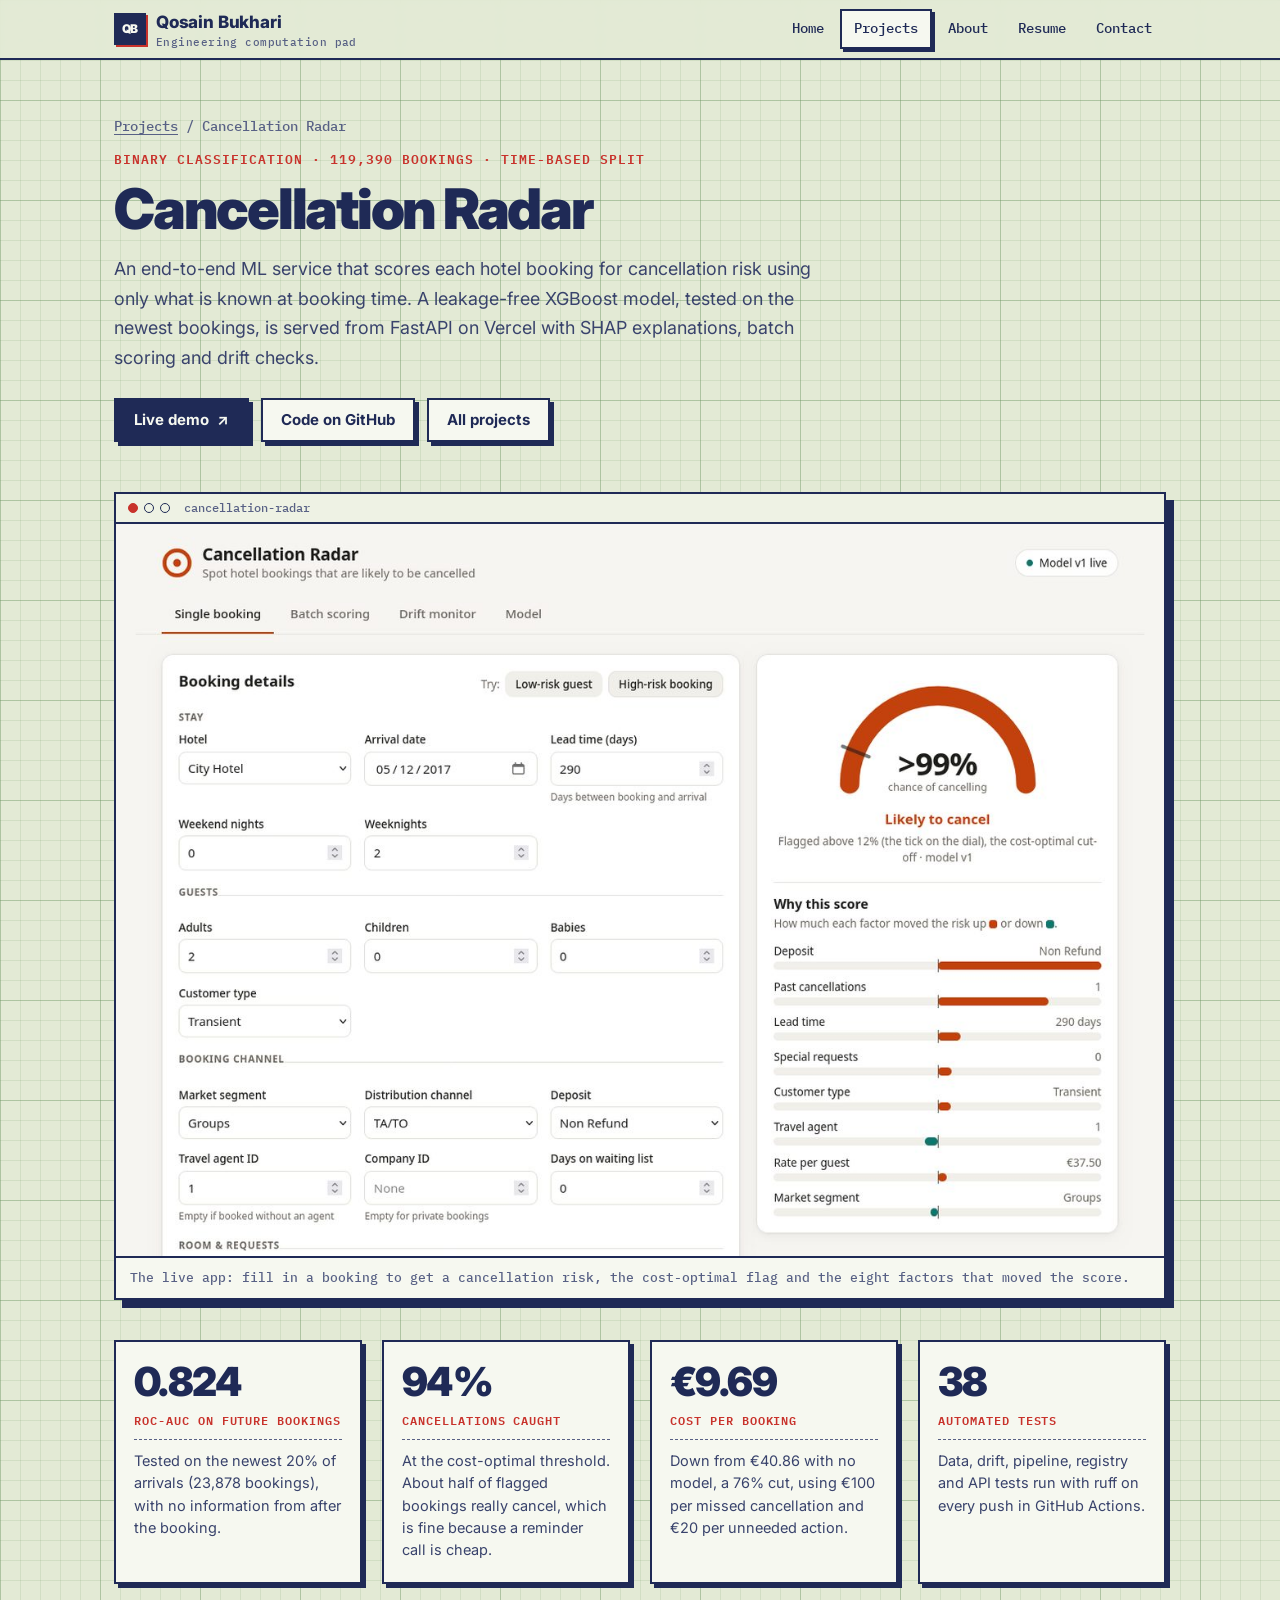
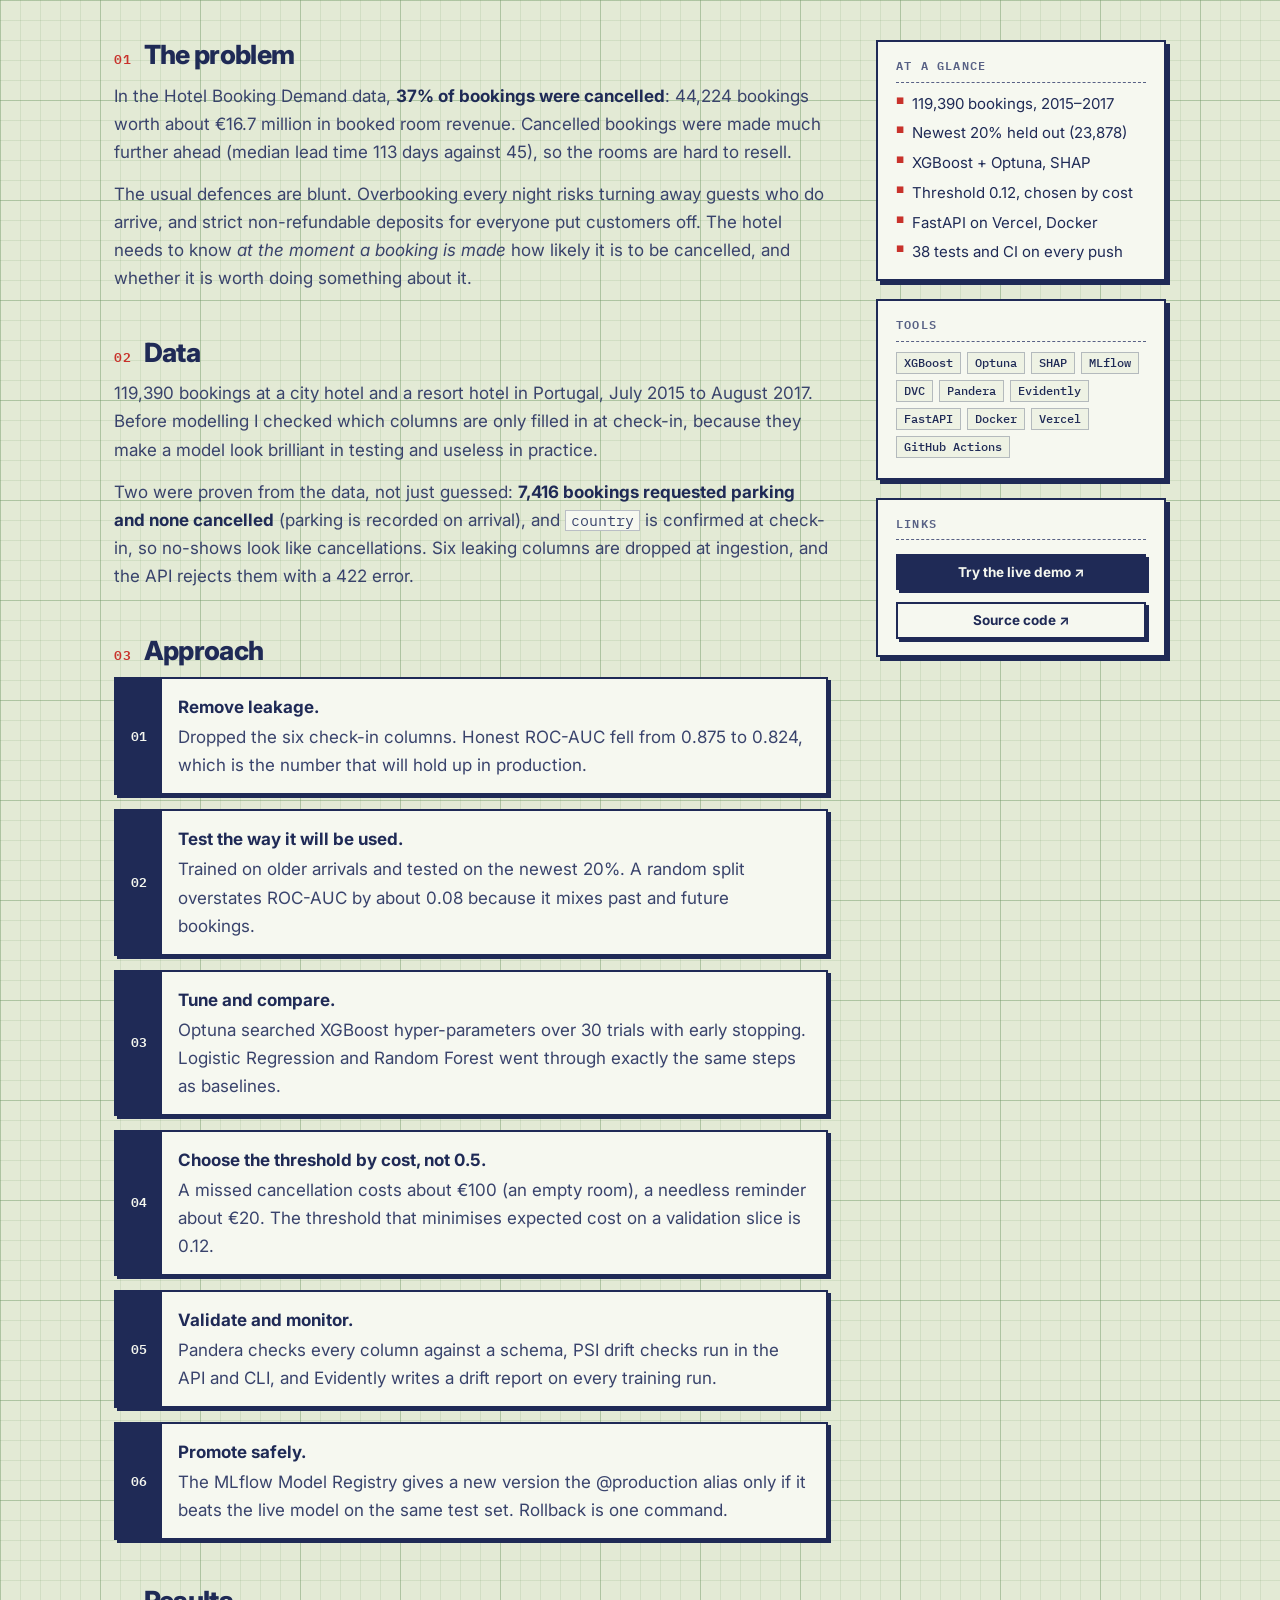
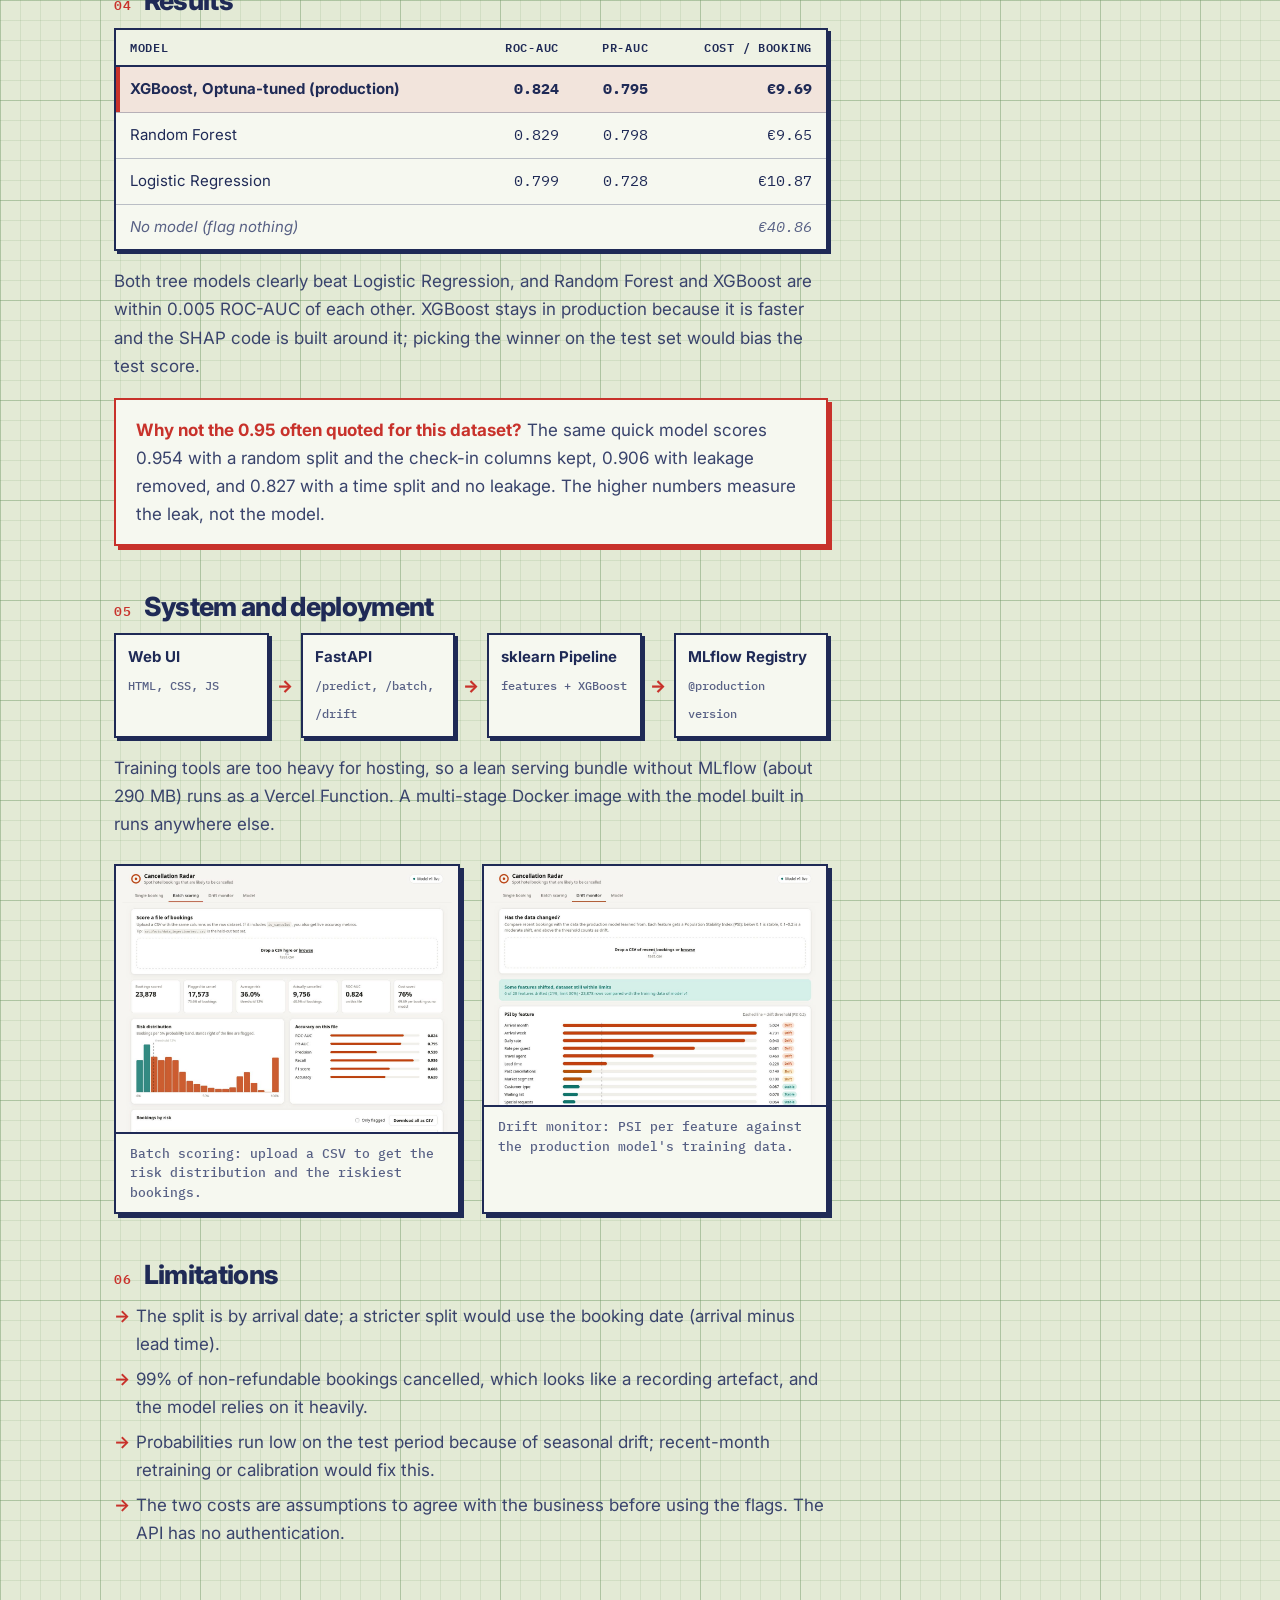
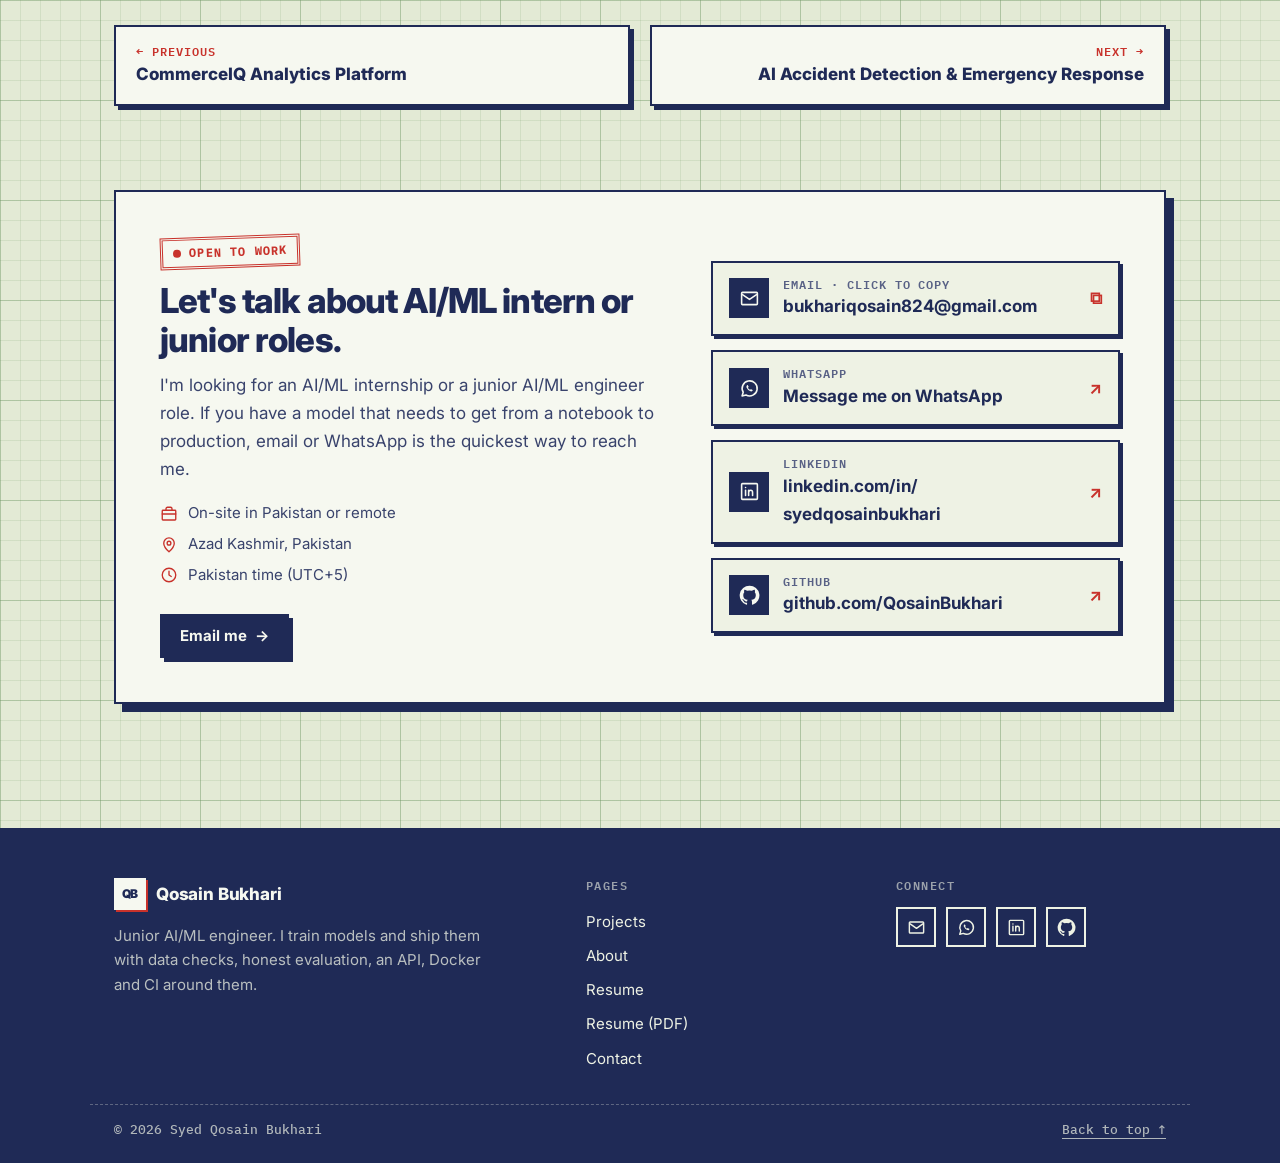
<file: projects/cancellation-radar.html>
<!DOCTYPE html>
<html lang="en">
<head>
<meta charset="UTF-8">
<meta name="viewport" content="width=device-width, initial-scale=1">
<title>Cancellation Radar | Qosain Bukhari</title>
<meta name="description" content="Scores every new hotel booking for cancellation risk at the moment it is made, explains the score, and flags only the bookings worth acting on.">
<meta name="author" content="Qosain Bukhari">
<meta name="theme-color" content="#e3ead5">
<link rel="canonical" href="https://qosainbukhari.github.io/Profolio_Qosain_Bukhari/projects/cancellation-radar.html">
<meta property="og:type" content="website">
<meta property="og:title" content="Cancellation Radar | Qosain Bukhari">
<meta property="og:description" content="Scores every new hotel booking for cancellation risk at the moment it is made, explains the score, and flags only the bookings worth acting on.">
<meta property="og:url" content="https://qosainbukhari.github.io/Profolio_Qosain_Bukhari/projects/cancellation-radar.html">
<meta property="og:image" content="https://qosainbukhari.github.io/Profolio_Qosain_Bukhari/assets/img/qosain.png">
<link rel="icon" href="data:image/svg+xml,<svg xmlns=%22http://www.w3.org/2000/svg%22 viewBox=%220 0 64 64%22><rect width=%2264%22 height=%2264%22 fill=%22%231f2a56%22/><text x=%2232%22 y=%2242%22 font-family=%22Arial%22 font-weight=%22900%22 font-size=%2226%22 fill=%22%23eef2e4%22 text-anchor=%22middle%22>QB</text></svg>">
<link rel="preconnect" href="https://fonts.googleapis.com">
<link rel="preconnect" href="https://fonts.gstatic.com" crossorigin>
<link href="https://fonts.googleapis.com/css2?family=Inter:wght@400;500;600;700;800;900&family=IBM+Plex+Mono:ital,wght@0,400;0,500;0,600;0,700;1,400&display=swap" rel="stylesheet">
<link rel="stylesheet" href="../assets/css/style.css">
</head>
<body>
<a class="skip" href="#main">Skip to content</a>
<header class="site-header">
<div class="header-in">
<a class="brand" href="../index.html"><span class="brand-mark" aria-hidden="true">QB</span><span>Qosain Bukhari<small>Engineering computation pad</small></span></a>
<button class="menu-btn" type="button" aria-expanded="false" aria-controls="main-nav" aria-label="Open menu"><span></span><span></span><span></span></button>
<nav class="nav" id="main-nav" aria-label="Main"><a href="../index.html">Home</a><a href="../projects.html" aria-current="page">Projects</a><a href="../about.html">About</a><a href="../resume.html">Resume</a><a href="../index.html#contact">Contact</a></nav>
</div>
</header>
<main id="main">
<div class="wrap">
<section class="case-hero" aria-labelledby="t">
<p class="crumbs"><a href="../projects.html">Projects</a> / Cancellation Radar</p>
<p class="spec">binary classification · 119,390 bookings · time-based split</p>
<h1 id="t" class="page-title">Cancellation Radar</h1>
<p class="lede">An end-to-end ML service that scores each hotel booking for cancellation risk using only what is known at booking time. A leakage-free XGBoost model, tested on the newest bookings, is served from FastAPI on Vercel with SHAP explanations, batch scoring and drift checks.</p>
<div class="actions"><a class="btn primary" href="https://cancellation-radar.vercel.app" target="_blank" rel="noopener">Live demo <span aria-hidden="true">↗</span></a><a class="btn" href="https://github.com/QosainBukhari/Hotel_Booking_cancellation_Prediction" target="_blank" rel="noopener">Code on GitHub</a><a class="btn" href="../projects.html">All projects</a></div>
</section>
<figure class="figure reveal"><div class="bar" aria-hidden="true"><i></i><i></i><i></i><span>cancellation-radar</span></div><img src="../assets/img/radar-predict.jpg" alt="Cancellation Radar web app: a booking form, a risk dial at over 99% and the SHAP factors behind the score" loading="eager" decoding="async"><figcaption>The live app: fill in a booking to get a cancellation risk, the cost-optimal flag and the eight factors that moved the score.</figcaption></figure>
<div class="metrics"><div class="metric reveal"><span class="num">0.824</span><span class="what">ROC-AUC on future bookings</span><span class="ctx">Tested on the newest 20% of arrivals (23,878 bookings), with no information from after the booking.</span></div><div class="metric reveal"><span class="num">94%</span><span class="what">Cancellations caught</span><span class="ctx">At the cost-optimal threshold. About half of flagged bookings really cancel, which is fine because a reminder call is cheap.</span></div><div class="metric reveal"><span class="num">€9.69</span><span class="what">Cost per booking</span><span class="ctx">Down from €40.86 with no model, a 76% cut, using €100 per missed cancellation and €20 per unneeded action.</span></div><div class="metric reveal"><span class="num">38</span><span class="what">Automated tests</span><span class="ctx">Data, drift, pipeline, registry and API tests run with ruff on every push in GitHub Actions.</span></div></div>
<div class="case-grid">
<article class="case-body">
<h2><span class="hn">01</span>The problem</h2><p>In the Hotel Booking Demand data, <strong>37% of bookings were cancelled</strong>: 44,224 bookings worth about €16.7 million in booked room revenue. Cancelled bookings were made much further ahead (median lead time 113 days against 45), so the rooms are hard to resell.</p><p>The usual defences are blunt. Overbooking every night risks turning away guests who do arrive, and strict non-refundable deposits for everyone put customers off. The hotel needs to know <em>at the moment a booking is made</em> how likely it is to be cancelled, and whether it is worth doing something about it.</p><h2><span class="hn">02</span>Data</h2><p>119,390 bookings at a city hotel and a resort hotel in Portugal, July 2015 to August 2017. Before modelling I checked which columns are only filled in at check-in, because they make a model look brilliant in testing and useless in practice.</p><p>Two were proven from the data, not just guessed: <strong>7,416 bookings requested parking and none cancelled</strong> (parking is recorded on arrival), and <code>country</code> is confirmed at check-in, so no-shows look like cancellations. Six leaking columns are dropped at ingestion, and the API rejects them with a 422 error.</p><h2><span class="hn">03</span>Approach</h2><ol class="steps"><li><b>Remove leakage.</b> Dropped the six check-in columns. Honest ROC-AUC fell from 0.875 to 0.824, which is the number that will hold up in production.</li><li><b>Test the way it will be used.</b> Trained on older arrivals and tested on the newest 20%. A random split overstates ROC-AUC by about 0.08 because it mixes past and future bookings.</li><li><b>Tune and compare.</b> Optuna searched XGBoost hyper-parameters over 30 trials with early stopping. Logistic Regression and Random Forest went through exactly the same steps as baselines.</li><li><b>Choose the threshold by cost, not 0.5.</b> A missed cancellation costs about €100 (an empty room), a needless reminder about €20. The threshold that minimises expected cost on a validation slice is 0.12.</li><li><b>Validate and monitor.</b> Pandera checks every column against a schema, PSI drift checks run in the API and CLI, and Evidently writes a drift report on every training run.</li><li><b>Promote safely.</b> The MLflow Model Registry gives a new version the @production alias only if it beats the live model on the same test set. Rollback is one command.</li></ol><h2><span class="hn">04</span>Results</h2><div class="table-wrap"><table><thead><tr><th>Model</th><th class="n">ROC-AUC</th><th class="n">PR-AUC</th><th class="n">Cost / booking</th></tr></thead><tbody><tr class="best"><td>XGBoost, Optuna-tuned (production)</td><td class="n">0.824</td><td class="n">0.795</td><td class="n">€9.69</td></tr><tr><td>Random Forest</td><td class="n">0.829</td><td class="n">0.798</td><td class="n">€9.65</td></tr><tr><td>Logistic Regression</td><td class="n">0.799</td><td class="n">0.728</td><td class="n">€10.87</td></tr><tr class="dim"><td>No model (flag nothing)</td><td class="n"></td><td class="n"></td><td class="n">€40.86</td></tr></tbody></table></div><p>Both tree models clearly beat Logistic Regression, and Random Forest and XGBoost are within 0.005 ROC-AUC of each other. XGBoost stays in production because it is faster and the SHAP code is built around it; picking the winner on the test set would bias the test score.</p><div class="callout"><p><b>Why not the 0.95 often quoted for this dataset?</b> The same quick model scores 0.954 with a random split and the check-in columns kept, 0.906 with leakage removed, and 0.827 with a time split and no leakage. The higher numbers measure the leak, not the model.</p></div><h2><span class="hn">05</span>System and deployment</h2><div class="flow"><div class="node"><b>Web UI</b><span>HTML, CSS, JS</span></div><span class="sep" aria-hidden="true">→</span><div class="node"><b>FastAPI</b><span>/predict, /batch, /drift</span></div><span class="sep" aria-hidden="true">→</span><div class="node"><b>sklearn Pipeline</b><span>features + XGBoost</span></div><span class="sep" aria-hidden="true">→</span><div class="node"><b>MLflow Registry</b><span>@production version</span></div></div><p>Training tools are too heavy for hosting, so a lean serving bundle without MLflow (about 290 MB) runs as a Vercel Function. A multi-stage Docker image with the model built in runs anywhere else.</p><div class="gallery"><figure class="figure"><img src="../assets/img/radar-batch.jpg" alt="Batch scoring: upload a CSV to get the risk distribution and the riskiest bookings." loading="lazy" decoding="async"><figcaption>Batch scoring: upload a CSV to get the risk distribution and the riskiest bookings.</figcaption></figure><figure class="figure"><img src="../assets/img/radar-drift.jpg" alt="Drift monitor: PSI per feature against the production model&#x27;s training data." loading="lazy" decoding="async"><figcaption>Drift monitor: PSI per feature against the production model&#x27;s training data.</figcaption></figure></div><h2><span class="hn">06</span>Limitations</h2><ul><li>The split is by arrival date; a stricter split would use the booking date (arrival minus lead time).</li><li>99% of non-refundable bookings cancelled, which looks like a recording artefact, and the model relies on it heavily.</li><li>Probabilities run low on the test period because of seasonal drift; recent-month retraining or calibration would fix this.</li><li>The two costs are assumptions to agree with the business before using the flags. The API has no authentication.</li></ul>
</article>
<aside class="aside" aria-label="Project facts">
<div class="box"><h3>At a glance</h3><ul><li>119,390 bookings, 2015–2017</li><li>Newest 20% held out (23,878)</li><li>XGBoost + Optuna, SHAP</li><li>Threshold 0.12, chosen by cost</li><li>FastAPI on Vercel, Docker</li><li>38 tests and CI on every push</li></ul></div>
<div class="box"><h3>Tools</h3><ul class="badges"><li>XGBoost</li><li>Optuna</li><li>SHAP</li><li>MLflow</li><li>DVC</li><li>Pandera</li><li>Evidently</li><li>FastAPI</li><li>Docker</li><li>Vercel</li><li>GitHub Actions</li></ul></div>
<div class="box"><h3>Links</h3><a class="btn primary sm" href="https://cancellation-radar.vercel.app" target="_blank" rel="noopener">Try the live demo ↗</a><a class="btn sm" href="https://github.com/QosainBukhari/Hotel_Booking_cancellation_Prediction" target="_blank" rel="noopener">Source code ↗</a></div>
</aside>
</div>
<nav class="pager" aria-label="More projects">
<a href="commerceiq-analytics.html"><small>← Previous</small>CommerceIQ Analytics Platform</a>
<a class="next" href="accident-detection.html"><small>Next →</small>AI Accident Detection &amp; Emergency Response</a>
</nav>
</div>
<section class="section" id="contact" aria-labelledby="contact-title">
<div class="wrap">
<div class="contact reveal">
<div>
<span class="status">Open to work</span>
<h2 id="contact-title">Let's talk about AI/ML intern or junior roles.</h2>
<p>I'm looking for an AI/ML internship or a junior AI/ML engineer role. If you have a model that needs to get from a notebook to production, email or WhatsApp is the quickest way to reach me.</p>
<ul class="contact-meta">
<li><svg viewBox="0 0 24 24" fill="none" stroke="currentColor" stroke-width="1.8" stroke-linecap="round" stroke-linejoin="round" aria-hidden="true"><rect x="3" y="7" width="18" height="13" rx="1"/><path d="M8 7V5a2 2 0 0 1 2-2h4a2 2 0 0 1 2 2v2M3 12h18"/></svg>On-site in Pakistan or remote</li>
<li><svg viewBox="0 0 24 24" fill="none" stroke="currentColor" stroke-width="1.8" stroke-linecap="round" stroke-linejoin="round" aria-hidden="true"><path d="M12 21s-7-6.2-7-11.5a7 7 0 0 1 14 0C19 14.8 12 21 12 21z"/><circle cx="12" cy="9.5" r="2.5"/></svg>Azad Kashmir, Pakistan</li>
<li><svg viewBox="0 0 24 24" fill="none" stroke="currentColor" stroke-width="1.8" stroke-linecap="round" stroke-linejoin="round" aria-hidden="true"><circle cx="12" cy="12" r="9"/><path d="M12 7v5l3 2"/></svg>Pakistan time (UTC+5)</li>
</ul>
<div class="actions">
<a class="btn primary" href="mailto:bukhariqosain824@gmail.com">Email me <span class="arrow" aria-hidden="true">→</span></a>
</div>
</div>
<ul class="contact-list">
<li><button class="c-item" type="button" data-copy="bukhariqosain824@gmail.com"><span class="c-ic"><svg viewBox="0 0 24 24" fill="none" stroke="currentColor" stroke-width="1.8" stroke-linecap="round" stroke-linejoin="round" aria-hidden="true"><rect x="3" y="5" width="18" height="14" rx="1"/><path d="m4 7.5 8 5.5 8-5.5"/></svg></span><span class="c-txt"><span class="k">Email · click to copy</span><span class="v">bukhariqosain824@gmail.com</span></span><span class="c-go" aria-hidden="true">⧉</span></button></li>
<li><a class="c-item" href="https://wa.me/923378624851?text=Hi%20Qosain%2C%20I%20saw%20your%20portfolio.%20Are%20you%20available%20for%20a%20quick%20chat%3F" target="_blank" rel="noopener"><span class="c-ic"><svg viewBox="0 0 24 24" fill="none" stroke="currentColor" stroke-width="1.8" stroke-linecap="round" stroke-linejoin="round" aria-hidden="true"><path d="M3.5 20.5l1.3-4.2A8.6 8.6 0 1 1 8 19.4z"/><path d="M9 8.6c.2-.5.7-.6 1-.4l.9 1.6c.1.3 0 .6-.2.8l-.5.5c.5 1 1.3 1.9 2.4 2.4l.5-.5c.2-.2.5-.3.8-.2l1.6.9c.3.2.3.7-.1 1-.6.6-1.5.8-2.3.5a8 8 0 0 1-4.5-4.4c-.3-.8-.1-1.6.4-2.2z" fill="currentColor" stroke="none"/></svg></span><span class="c-txt"><span class="k">WhatsApp</span><span class="v">Message me on WhatsApp</span></span><span class="c-go" aria-hidden="true">↗</span></a></li>
<li><a class="c-item" href="https://www.linkedin.com/in/syedqosainbukhari/" target="_blank" rel="noopener"><span class="c-ic"><svg viewBox="0 0 24 24" fill="none" stroke="currentColor" stroke-width="1.8" stroke-linecap="round" stroke-linejoin="round" aria-hidden="true"><rect x="3" y="3" width="18" height="18" rx="1"/><path d="M7.5 10.5V16.5M7.5 7.5v.01M11 16.5v-6M11 13.2c0-1.6 1-2.7 2.4-2.7s2.1 1 2.1 2.6v3.4"/></svg></span><span class="c-txt"><span class="k">LinkedIn</span><span class="v">linkedin.com/in/<wbr>syedqosainbukhari</span></span><span class="c-go" aria-hidden="true">↗</span></a></li>
<li><a class="c-item" href="https://github.com/QosainBukhari" target="_blank" rel="noopener"><span class="c-ic"><svg viewBox="0 0 24 24" fill="currentColor" aria-hidden="true"><path d="M12 .8a11.2 11.2 0 0 0-3.54 21.83c.56.1.77-.24.77-.54v-1.9c-3.12.68-3.78-1.5-3.78-1.5-.51-1.3-1.25-1.64-1.25-1.64-1.02-.7.08-.68.08-.68 1.13.08 1.72 1.16 1.72 1.16 1 1.72 2.63 1.22 3.27.93.1-.73.39-1.22.71-1.5-2.49-.28-5.11-1.25-5.11-5.55 0-1.22.44-2.22 1.16-3.01-.12-.29-.5-1.43.11-2.98 0 0 .94-.3 3.09 1.15a10.7 10.7 0 0 1 5.62 0c2.14-1.45 3.08-1.15 3.08-1.15.62 1.55.23 2.69.11 2.98.72.79 1.16 1.79 1.16 3.01 0 4.31-2.63 5.26-5.13 5.54.4.35.76 1.03.76 2.08v3.08c0 .3.2.65.78.54A11.2 11.2 0 0 0 12 .8z"/></svg></span><span class="c-txt"><span class="k">GitHub</span><span class="v">github.com/QosainBukhari</span></span><span class="c-go" aria-hidden="true">↗</span></a></li>
</ul>
</div>
</div>
</section>
</main>
<footer class="site-footer">
<div class="footer-in">
<div class="footer-brand">
<a class="brand" href="../index.html"><span class="brand-mark" aria-hidden="true">QB</span>Qosain Bukhari</a>
<p>Junior AI/ML engineer. I train models and ship them with data checks, honest evaluation, an API, Docker and CI around them.</p>
</div>
<nav aria-labelledby="f-pages"><h2 id="f-pages">Pages</h2><ul class="footer-links"><li><a href="../projects.html">Projects</a></li><li><a href="../about.html">About</a></li><li><a href="../resume.html">Resume</a></li><li><a href="../Qosain_Bukhari_Resume.pdf" target="_blank" rel="noopener">Resume (PDF)</a></li><li><a href="../index.html#contact">Contact</a></li></ul></nav>
<div><h2>Connect</h2><ul class="socials">
<li><a href="mailto:bukhariqosain824@gmail.com" aria-label="Email"><svg viewBox="0 0 24 24" fill="none" stroke="currentColor" stroke-width="1.8" stroke-linecap="round" stroke-linejoin="round" aria-hidden="true"><rect x="3" y="5" width="18" height="14" rx="1"/><path d="m4 7.5 8 5.5 8-5.5"/></svg></a></li>
<li><a href="https://wa.me/923378624851?text=Hi%20Qosain%2C%20I%20saw%20your%20portfolio.%20Are%20you%20available%20for%20a%20quick%20chat%3F" target="_blank" rel="noopener" aria-label="WhatsApp"><svg viewBox="0 0 24 24" fill="none" stroke="currentColor" stroke-width="1.8" stroke-linecap="round" stroke-linejoin="round" aria-hidden="true"><path d="M3.5 20.5l1.3-4.2A8.6 8.6 0 1 1 8 19.4z"/><path d="M9 8.6c.2-.5.7-.6 1-.4l.9 1.6c.1.3 0 .6-.2.8l-.5.5c.5 1 1.3 1.9 2.4 2.4l.5-.5c.2-.2.5-.3.8-.2l1.6.9c.3.2.3.7-.1 1-.6.6-1.5.8-2.3.5a8 8 0 0 1-4.5-4.4c-.3-.8-.1-1.6.4-2.2z" fill="currentColor" stroke="none"/></svg></a></li>
<li><a href="https://www.linkedin.com/in/syedqosainbukhari/" target="_blank" rel="noopener" aria-label="LinkedIn"><svg viewBox="0 0 24 24" fill="none" stroke="currentColor" stroke-width="1.8" stroke-linecap="round" stroke-linejoin="round" aria-hidden="true"><rect x="3" y="3" width="18" height="18" rx="1"/><path d="M7.5 10.5V16.5M7.5 7.5v.01M11 16.5v-6M11 13.2c0-1.6 1-2.7 2.4-2.7s2.1 1 2.1 2.6v3.4"/></svg></a></li>
<li><a href="https://github.com/QosainBukhari" target="_blank" rel="noopener" aria-label="GitHub"><svg viewBox="0 0 24 24" fill="currentColor" aria-hidden="true"><path d="M12 .8a11.2 11.2 0 0 0-3.54 21.83c.56.1.77-.24.77-.54v-1.9c-3.12.68-3.78-1.5-3.78-1.5-.51-1.3-1.25-1.64-1.25-1.64-1.02-.7.08-.68.08-.68 1.13.08 1.72 1.16 1.72 1.16 1 1.72 2.63 1.22 3.27.93.1-.73.39-1.22.71-1.5-2.49-.28-5.11-1.25-5.11-5.55 0-1.22.44-2.22 1.16-3.01-.12-.29-.5-1.43.11-2.98 0 0 .94-.3 3.09 1.15a10.7 10.7 0 0 1 5.62 0c2.14-1.45 3.08-1.15 3.08-1.15.62 1.55.23 2.69.11 2.98.72.79 1.16 1.79 1.16 3.01 0 4.31-2.63 5.26-5.13 5.54.4.35.76 1.03.76 2.08v3.08c0 .3.2.65.78.54A11.2 11.2 0 0 0 12 .8z"/></svg></a></li>
</ul></div>
</div>
<div class="footer-bottom"><span>© <span id="year">2026</span> Syed Qosain Bukhari</span><a href="#main">Back to top ↑</a></div>
</footer>
<div class="toast" id="toast" role="status" aria-live="polite"></div>
<script src="../assets/js/site.js" defer></script>
</body>
</html>
</file>
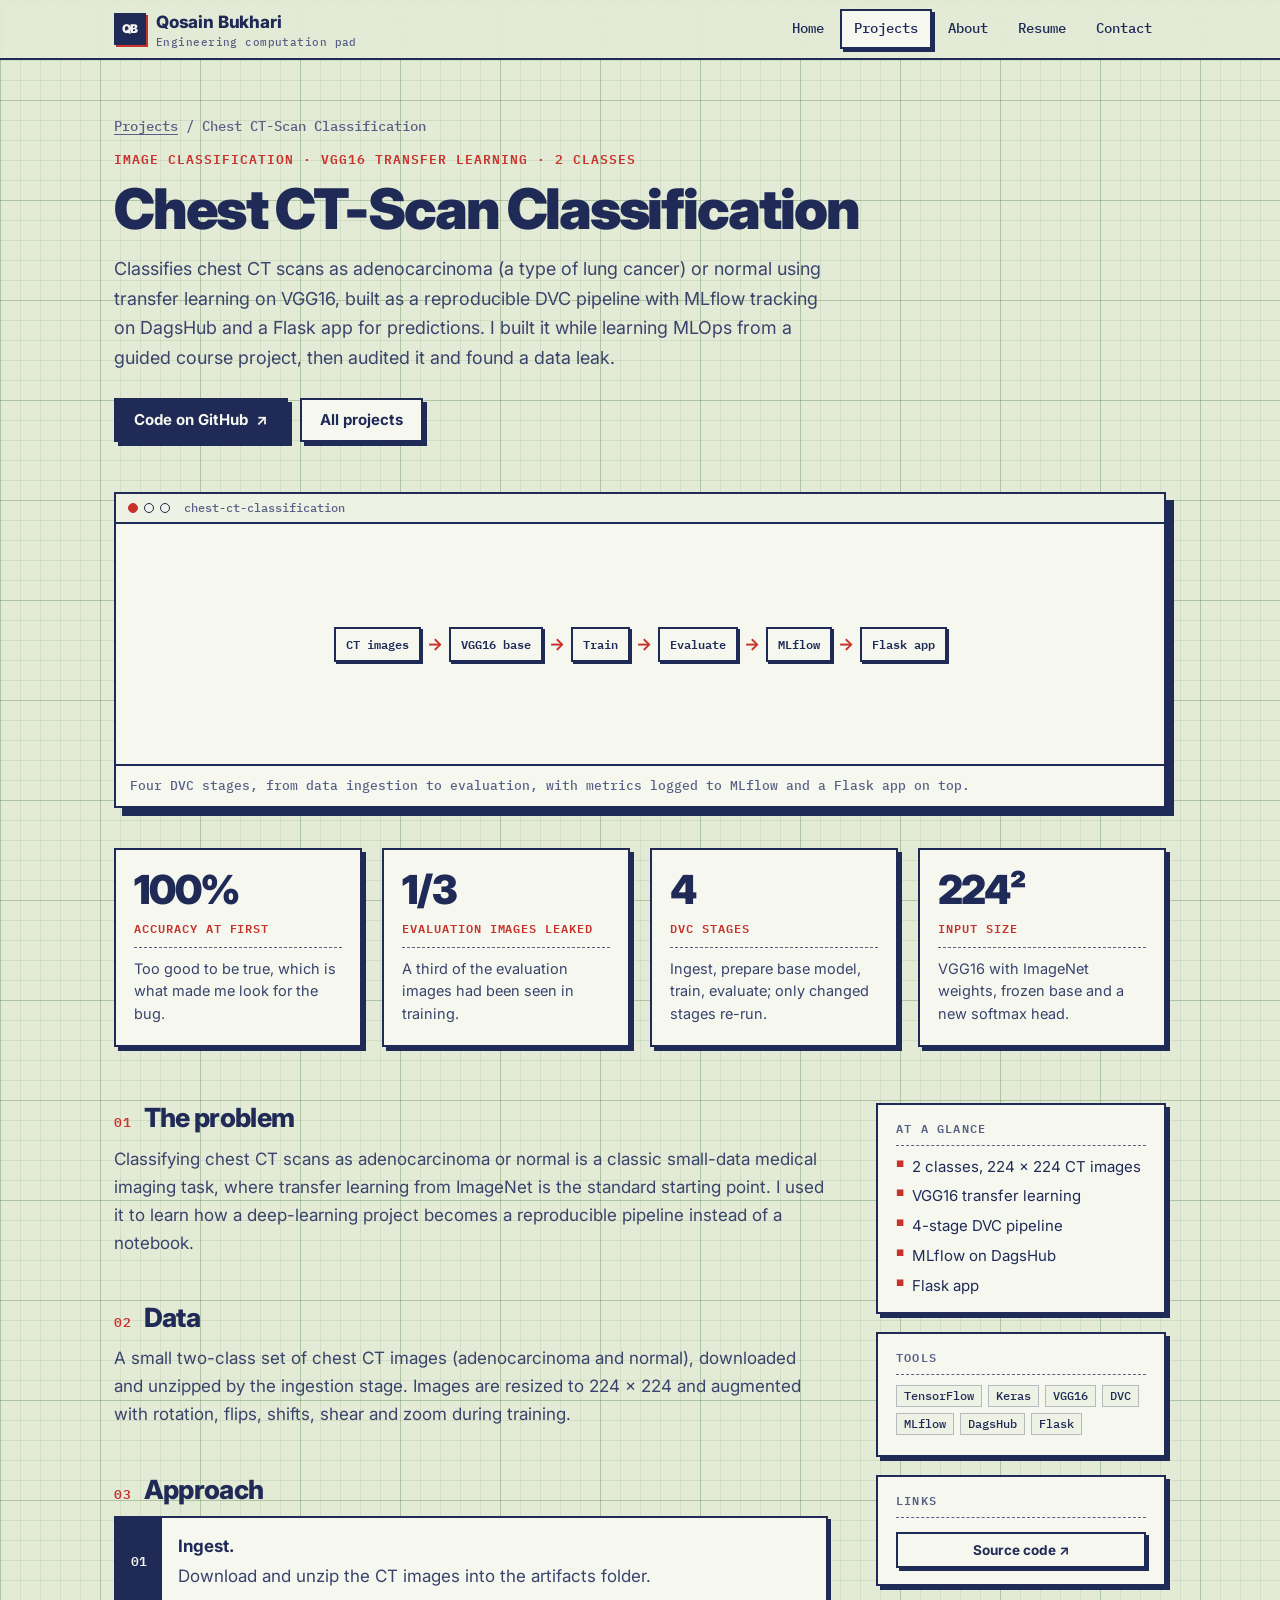
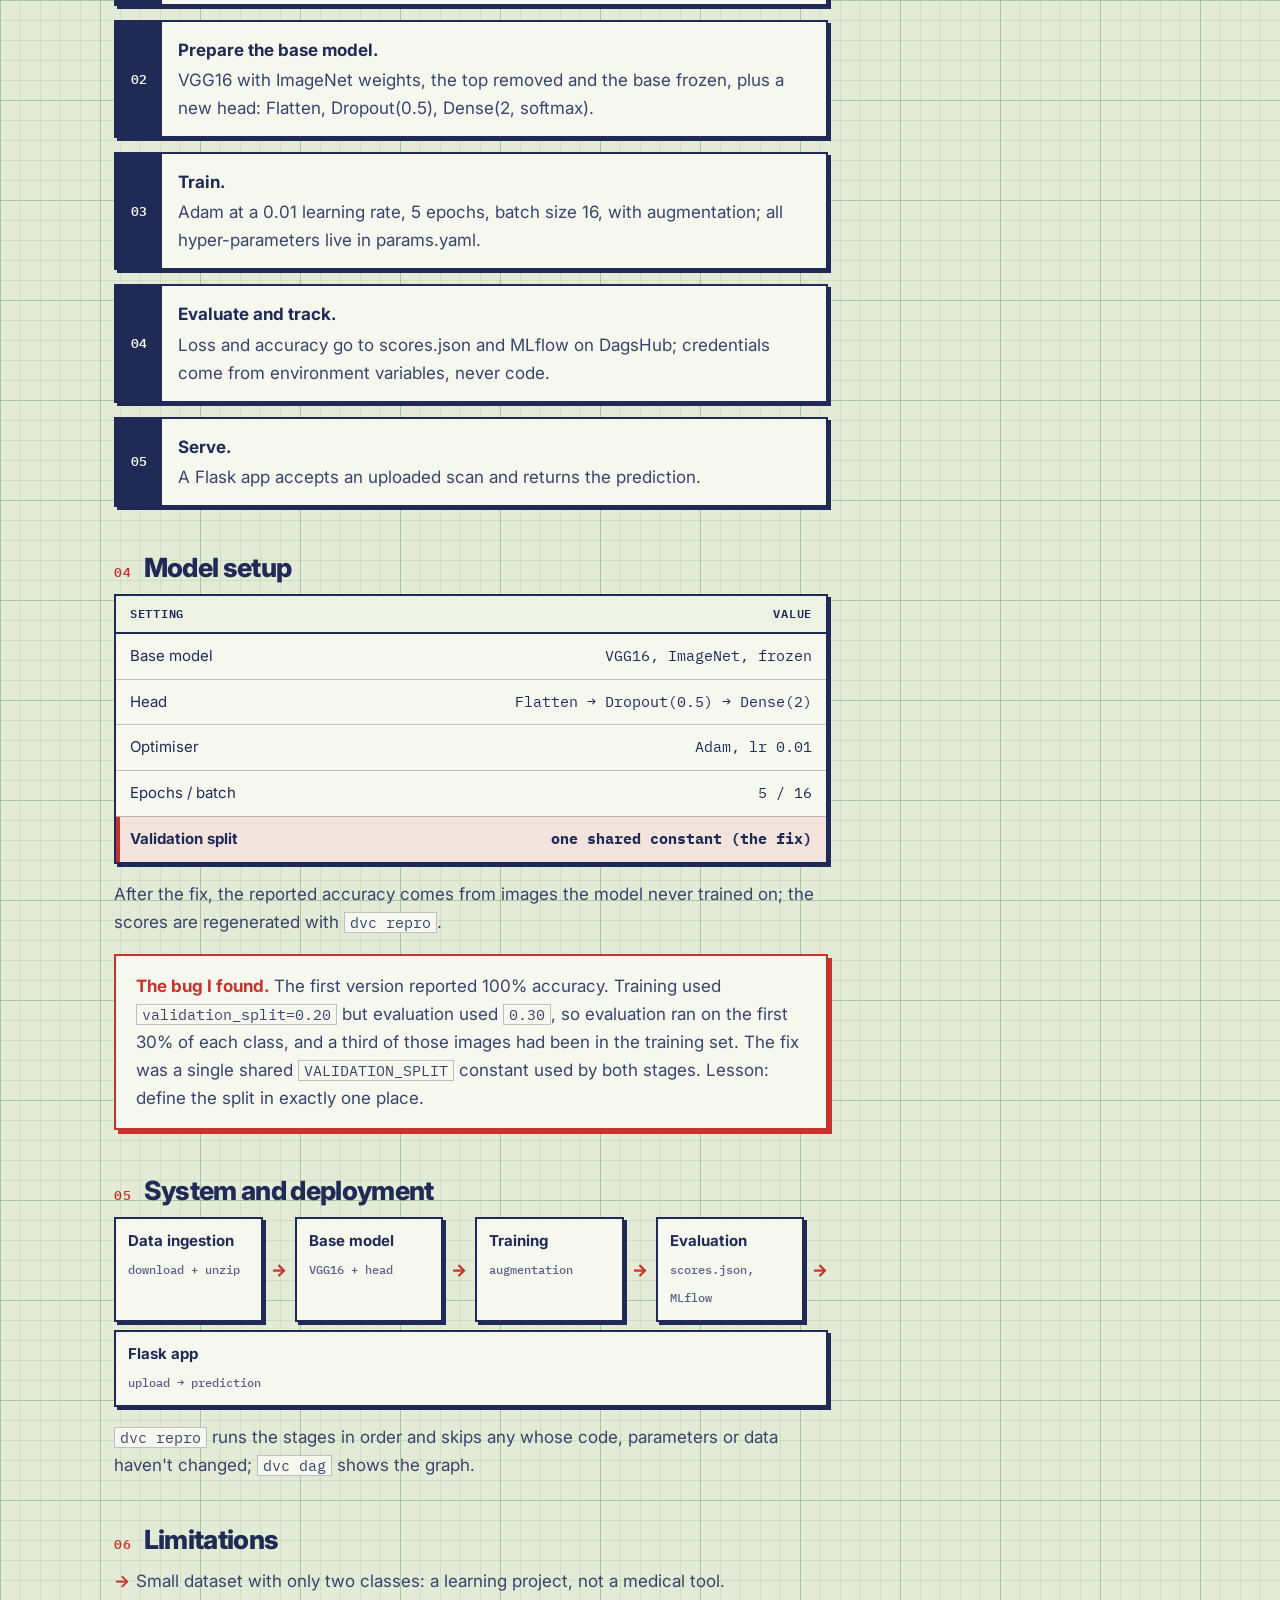
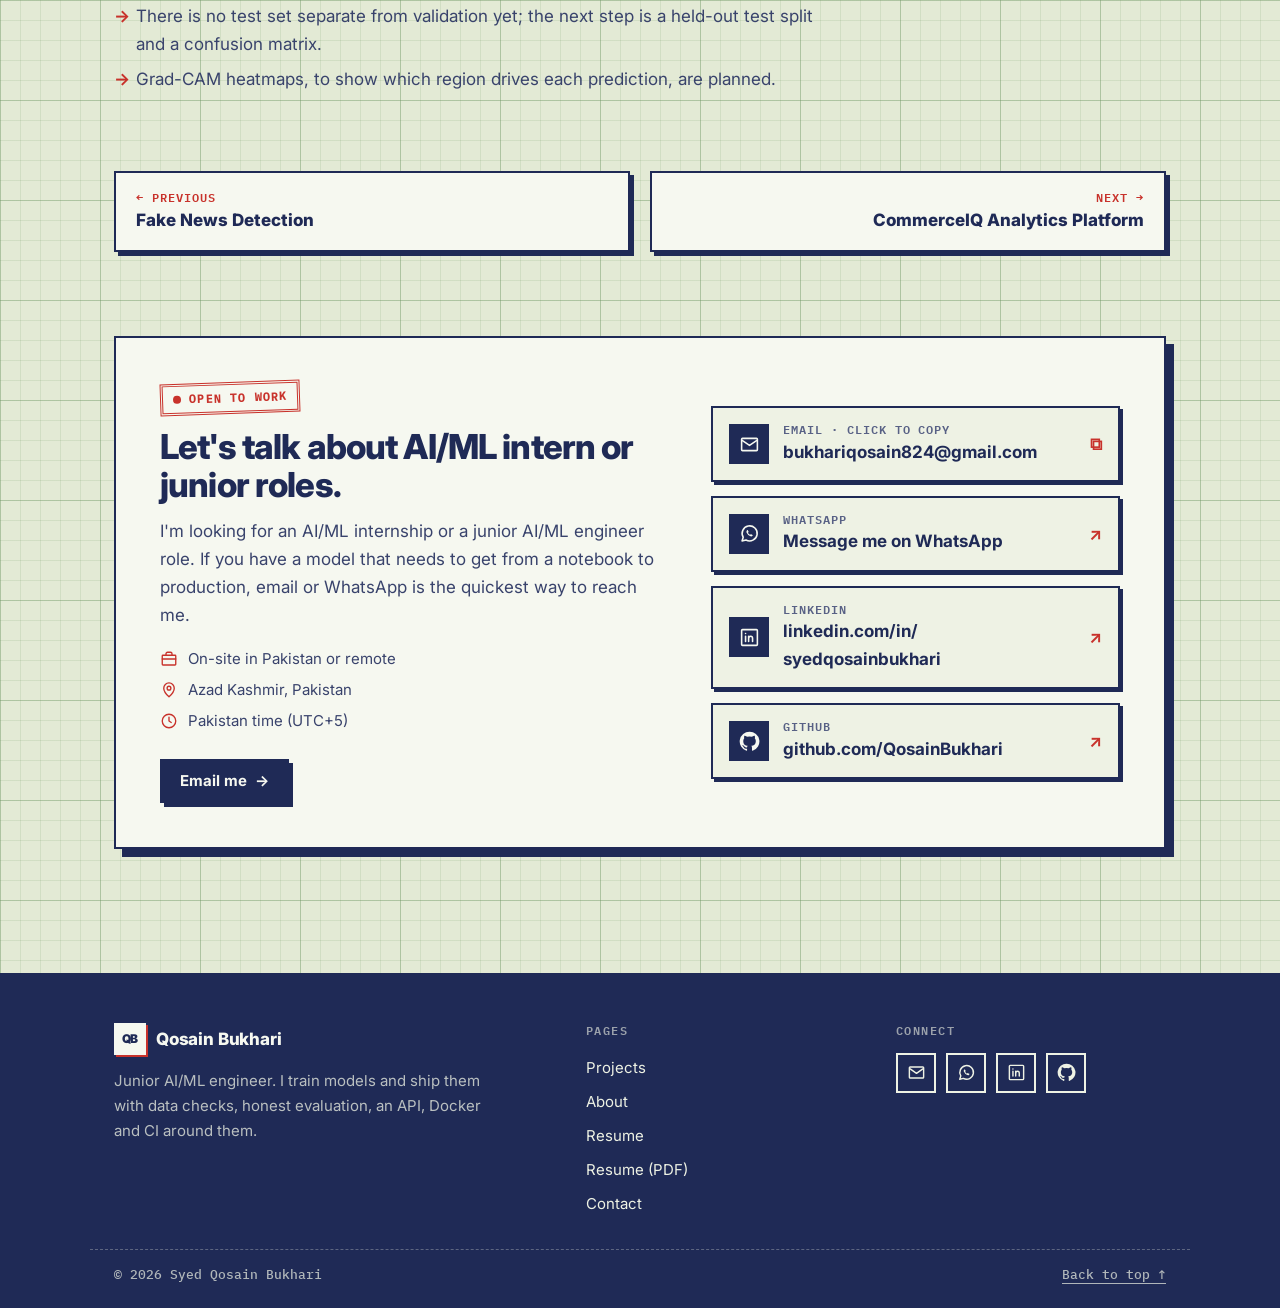
<file: projects/chest-ct-classification.html>
<!DOCTYPE html>
<html lang="en">
<head>
<meta charset="UTF-8">
<meta name="viewport" content="width=device-width, initial-scale=1">
<title>Chest CT-Scan Classification | Qosain Bukhari</title>
<meta name="description" content="A VGG16 transfer-learning classifier in a 4-stage DVC pipeline, and the evaluation leak I found behind its “100% accuracy”.">
<meta name="author" content="Qosain Bukhari">
<meta name="theme-color" content="#e3ead5">
<link rel="canonical" href="https://qosainbukhari.github.io/Profolio_Qosain_Bukhari/projects/chest-ct-classification.html">
<meta property="og:type" content="website">
<meta property="og:title" content="Chest CT-Scan Classification | Qosain Bukhari">
<meta property="og:description" content="A VGG16 transfer-learning classifier in a 4-stage DVC pipeline, and the evaluation leak I found behind its “100% accuracy”.">
<meta property="og:url" content="https://qosainbukhari.github.io/Profolio_Qosain_Bukhari/projects/chest-ct-classification.html">
<meta property="og:image" content="https://qosainbukhari.github.io/Profolio_Qosain_Bukhari/assets/img/qosain.png">
<link rel="icon" href="data:image/svg+xml,<svg xmlns=%22http://www.w3.org/2000/svg%22 viewBox=%220 0 64 64%22><rect width=%2264%22 height=%2264%22 fill=%22%231f2a56%22/><text x=%2232%22 y=%2242%22 font-family=%22Arial%22 font-weight=%22900%22 font-size=%2226%22 fill=%22%23eef2e4%22 text-anchor=%22middle%22>QB</text></svg>">
<link rel="preconnect" href="https://fonts.googleapis.com">
<link rel="preconnect" href="https://fonts.gstatic.com" crossorigin>
<link href="https://fonts.googleapis.com/css2?family=Inter:wght@400;500;600;700;800;900&family=IBM+Plex+Mono:ital,wght@0,400;0,500;0,600;0,700;1,400&display=swap" rel="stylesheet">
<link rel="stylesheet" href="../assets/css/style.css">
</head>
<body>
<a class="skip" href="#main">Skip to content</a>
<header class="site-header">
<div class="header-in">
<a class="brand" href="../index.html"><span class="brand-mark" aria-hidden="true">QB</span><span>Qosain Bukhari<small>Engineering computation pad</small></span></a>
<button class="menu-btn" type="button" aria-expanded="false" aria-controls="main-nav" aria-label="Open menu"><span></span><span></span><span></span></button>
<nav class="nav" id="main-nav" aria-label="Main"><a href="../index.html">Home</a><a href="../projects.html" aria-current="page">Projects</a><a href="../about.html">About</a><a href="../resume.html">Resume</a><a href="../index.html#contact">Contact</a></nav>
</div>
</header>
<main id="main">
<div class="wrap">
<section class="case-hero" aria-labelledby="t">
<p class="crumbs"><a href="../projects.html">Projects</a> / Chest CT-Scan Classification</p>
<p class="spec">image classification · VGG16 transfer learning · 2 classes</p>
<h1 id="t" class="page-title">Chest CT-Scan Classification</h1>
<p class="lede">Classifies chest CT scans as adenocarcinoma (a type of lung cancer) or normal using transfer learning on VGG16, built as a reproducible DVC pipeline with MLflow tracking on DagsHub and a Flask app for predictions. I built it while learning MLOps from a guided course project, then audited it and found a data leak.</p>
<div class="actions"><a class="btn primary" href="https://github.com/QosainBukhari/Chest_CT_Scan_Classification_End_to_end_Project_MLOPS" target="_blank" rel="noopener">Code on GitHub <span aria-hidden="true">↗</span></a><a class="btn" href="../projects.html">All projects</a></div>
</section>
<figure class="figure reveal"><div class="bar" aria-hidden="true"><i></i><i></i><i></i><span>chest-ct-classification</span></div><div class="schematic" role="img" aria-label="Pipeline: CT images, VGG16 base, Train, Evaluate, MLflow, Flask app"><span>CT images</span><i aria-hidden="true">→</i><span>VGG16 base</span><i aria-hidden="true">→</i><span>Train</span><i aria-hidden="true">→</i><span>Evaluate</span><i aria-hidden="true">→</i><span>MLflow</span><i aria-hidden="true">→</i><span>Flask app</span></div><figcaption>Four DVC stages, from data ingestion to evaluation, with metrics logged to MLflow and a Flask app on top.</figcaption></figure>
<div class="metrics"><div class="metric reveal"><span class="num">100%</span><span class="what">Accuracy at first</span><span class="ctx">Too good to be true, which is what made me look for the bug.</span></div><div class="metric reveal"><span class="num">1/3</span><span class="what">Evaluation images leaked</span><span class="ctx">A third of the evaluation images had been seen in training.</span></div><div class="metric reveal"><span class="num">4</span><span class="what">DVC stages</span><span class="ctx">Ingest, prepare base model, train, evaluate; only changed stages re-run.</span></div><div class="metric reveal"><span class="num">224²</span><span class="what">Input size</span><span class="ctx">VGG16 with ImageNet weights, frozen base and a new softmax head.</span></div></div>
<div class="case-grid">
<article class="case-body">
<h2><span class="hn">01</span>The problem</h2><p>Classifying chest CT scans as adenocarcinoma or normal is a classic small-data medical imaging task, where transfer learning from ImageNet is the standard starting point. I used it to learn how a deep-learning project becomes a reproducible pipeline instead of a notebook.</p><h2><span class="hn">02</span>Data</h2><p>A small two-class set of chest CT images (adenocarcinoma and normal), downloaded and unzipped by the ingestion stage. Images are resized to 224 × 224 and augmented with rotation, flips, shifts, shear and zoom during training.</p><h2><span class="hn">03</span>Approach</h2><ol class="steps"><li><b>Ingest.</b> Download and unzip the CT images into the artifacts folder.</li><li><b>Prepare the base model.</b> VGG16 with ImageNet weights, the top removed and the base frozen, plus a new head: Flatten, Dropout(0.5), Dense(2, softmax).</li><li><b>Train.</b> Adam at a 0.01 learning rate, 5 epochs, batch size 16, with augmentation; all hyper-parameters live in params.yaml.</li><li><b>Evaluate and track.</b> Loss and accuracy go to scores.json and MLflow on DagsHub; credentials come from environment variables, never code.</li><li><b>Serve.</b> A Flask app accepts an uploaded scan and returns the prediction.</li></ol><h2><span class="hn">04</span>Model setup</h2><div class="table-wrap"><table><thead><tr><th>Setting</th><th class="n">Value</th></tr></thead><tbody><tr><td>Base model</td><td class="n">VGG16, ImageNet, frozen</td></tr><tr><td>Head</td><td class="n">Flatten → Dropout(0.5) → Dense(2)</td></tr><tr><td>Optimiser</td><td class="n">Adam, lr 0.01</td></tr><tr><td>Epochs / batch</td><td class="n">5 / 16</td></tr><tr class="best"><td>Validation split</td><td class="n">one shared constant (the fix)</td></tr></tbody></table></div><p>After the fix, the reported accuracy comes from images the model never trained on; the scores are regenerated with <code>dvc repro</code>.</p><div class="callout"><p><b>The bug I found.</b> The first version reported 100% accuracy. Training used <code>validation_split=0.20</code> but evaluation used <code>0.30</code>, so evaluation ran on the first 30% of each class, and a third of those images had been in the training set. The fix was a single shared <code>VALIDATION_SPLIT</code> constant used by both stages. Lesson: define the split in exactly one place.</p></div><h2><span class="hn">05</span>System and deployment</h2><div class="flow"><div class="node"><b>Data ingestion</b><span>download + unzip</span></div><span class="sep" aria-hidden="true">→</span><div class="node"><b>Base model</b><span>VGG16 + head</span></div><span class="sep" aria-hidden="true">→</span><div class="node"><b>Training</b><span>augmentation</span></div><span class="sep" aria-hidden="true">→</span><div class="node"><b>Evaluation</b><span>scores.json, MLflow</span></div><span class="sep" aria-hidden="true">→</span><div class="node"><b>Flask app</b><span>upload → prediction</span></div></div><p><code>dvc repro</code> runs the stages in order and skips any whose code, parameters or data haven't changed; <code>dvc dag</code> shows the graph.</p><h2><span class="hn">06</span>Limitations</h2><ul><li>Small dataset with only two classes: a learning project, not a medical tool.</li><li>There is no test set separate from validation yet; the next step is a held-out test split and a confusion matrix.</li><li>Grad-CAM heatmaps, to show which region drives each prediction, are planned.</li></ul>
</article>
<aside class="aside" aria-label="Project facts">
<div class="box"><h3>At a glance</h3><ul><li>2 classes, 224 × 224 CT images</li><li>VGG16 transfer learning</li><li>4-stage DVC pipeline</li><li>MLflow on DagsHub</li><li>Flask app</li></ul></div>
<div class="box"><h3>Tools</h3><ul class="badges"><li>TensorFlow</li><li>Keras</li><li>VGG16</li><li>DVC</li><li>MLflow</li><li>DagsHub</li><li>Flask</li></ul></div>
<div class="box"><h3>Links</h3><a class="btn sm" href="https://github.com/QosainBukhari/Chest_CT_Scan_Classification_End_to_end_Project_MLOPS" target="_blank" rel="noopener">Source code ↗</a></div>
</aside>
</div>
<nav class="pager" aria-label="More projects">
<a href="fake-news-detection.html"><small>← Previous</small>Fake News Detection</a>
<a class="next" href="commerceiq-analytics.html"><small>Next →</small>CommerceIQ Analytics Platform</a>
</nav>
</div>
<section class="section" id="contact" aria-labelledby="contact-title">
<div class="wrap">
<div class="contact reveal">
<div>
<span class="status">Open to work</span>
<h2 id="contact-title">Let's talk about AI/ML intern or junior roles.</h2>
<p>I'm looking for an AI/ML internship or a junior AI/ML engineer role. If you have a model that needs to get from a notebook to production, email or WhatsApp is the quickest way to reach me.</p>
<ul class="contact-meta">
<li><svg viewBox="0 0 24 24" fill="none" stroke="currentColor" stroke-width="1.8" stroke-linecap="round" stroke-linejoin="round" aria-hidden="true"><rect x="3" y="7" width="18" height="13" rx="1"/><path d="M8 7V5a2 2 0 0 1 2-2h4a2 2 0 0 1 2 2v2M3 12h18"/></svg>On-site in Pakistan or remote</li>
<li><svg viewBox="0 0 24 24" fill="none" stroke="currentColor" stroke-width="1.8" stroke-linecap="round" stroke-linejoin="round" aria-hidden="true"><path d="M12 21s-7-6.2-7-11.5a7 7 0 0 1 14 0C19 14.8 12 21 12 21z"/><circle cx="12" cy="9.5" r="2.5"/></svg>Azad Kashmir, Pakistan</li>
<li><svg viewBox="0 0 24 24" fill="none" stroke="currentColor" stroke-width="1.8" stroke-linecap="round" stroke-linejoin="round" aria-hidden="true"><circle cx="12" cy="12" r="9"/><path d="M12 7v5l3 2"/></svg>Pakistan time (UTC+5)</li>
</ul>
<div class="actions">
<a class="btn primary" href="mailto:bukhariqosain824@gmail.com">Email me <span class="arrow" aria-hidden="true">→</span></a>
</div>
</div>
<ul class="contact-list">
<li><button class="c-item" type="button" data-copy="bukhariqosain824@gmail.com"><span class="c-ic"><svg viewBox="0 0 24 24" fill="none" stroke="currentColor" stroke-width="1.8" stroke-linecap="round" stroke-linejoin="round" aria-hidden="true"><rect x="3" y="5" width="18" height="14" rx="1"/><path d="m4 7.5 8 5.5 8-5.5"/></svg></span><span class="c-txt"><span class="k">Email · click to copy</span><span class="v">bukhariqosain824@gmail.com</span></span><span class="c-go" aria-hidden="true">⧉</span></button></li>
<li><a class="c-item" href="https://wa.me/923378624851?text=Hi%20Qosain%2C%20I%20saw%20your%20portfolio.%20Are%20you%20available%20for%20a%20quick%20chat%3F" target="_blank" rel="noopener"><span class="c-ic"><svg viewBox="0 0 24 24" fill="none" stroke="currentColor" stroke-width="1.8" stroke-linecap="round" stroke-linejoin="round" aria-hidden="true"><path d="M3.5 20.5l1.3-4.2A8.6 8.6 0 1 1 8 19.4z"/><path d="M9 8.6c.2-.5.7-.6 1-.4l.9 1.6c.1.3 0 .6-.2.8l-.5.5c.5 1 1.3 1.9 2.4 2.4l.5-.5c.2-.2.5-.3.8-.2l1.6.9c.3.2.3.7-.1 1-.6.6-1.5.8-2.3.5a8 8 0 0 1-4.5-4.4c-.3-.8-.1-1.6.4-2.2z" fill="currentColor" stroke="none"/></svg></span><span class="c-txt"><span class="k">WhatsApp</span><span class="v">Message me on WhatsApp</span></span><span class="c-go" aria-hidden="true">↗</span></a></li>
<li><a class="c-item" href="https://www.linkedin.com/in/syedqosainbukhari/" target="_blank" rel="noopener"><span class="c-ic"><svg viewBox="0 0 24 24" fill="none" stroke="currentColor" stroke-width="1.8" stroke-linecap="round" stroke-linejoin="round" aria-hidden="true"><rect x="3" y="3" width="18" height="18" rx="1"/><path d="M7.5 10.5V16.5M7.5 7.5v.01M11 16.5v-6M11 13.2c0-1.6 1-2.7 2.4-2.7s2.1 1 2.1 2.6v3.4"/></svg></span><span class="c-txt"><span class="k">LinkedIn</span><span class="v">linkedin.com/in/<wbr>syedqosainbukhari</span></span><span class="c-go" aria-hidden="true">↗</span></a></li>
<li><a class="c-item" href="https://github.com/QosainBukhari" target="_blank" rel="noopener"><span class="c-ic"><svg viewBox="0 0 24 24" fill="currentColor" aria-hidden="true"><path d="M12 .8a11.2 11.2 0 0 0-3.54 21.83c.56.1.77-.24.77-.54v-1.9c-3.12.68-3.78-1.5-3.78-1.5-.51-1.3-1.25-1.64-1.25-1.64-1.02-.7.08-.68.08-.68 1.13.08 1.72 1.16 1.72 1.16 1 1.72 2.63 1.22 3.27.93.1-.73.39-1.22.71-1.5-2.49-.28-5.11-1.25-5.11-5.55 0-1.22.44-2.22 1.16-3.01-.12-.29-.5-1.43.11-2.98 0 0 .94-.3 3.09 1.15a10.7 10.7 0 0 1 5.62 0c2.14-1.45 3.08-1.15 3.08-1.15.62 1.55.23 2.69.11 2.98.72.79 1.16 1.79 1.16 3.01 0 4.31-2.63 5.26-5.13 5.54.4.35.76 1.03.76 2.08v3.08c0 .3.2.65.78.54A11.2 11.2 0 0 0 12 .8z"/></svg></span><span class="c-txt"><span class="k">GitHub</span><span class="v">github.com/QosainBukhari</span></span><span class="c-go" aria-hidden="true">↗</span></a></li>
</ul>
</div>
</div>
</section>
</main>
<footer class="site-footer">
<div class="footer-in">
<div class="footer-brand">
<a class="brand" href="../index.html"><span class="brand-mark" aria-hidden="true">QB</span>Qosain Bukhari</a>
<p>Junior AI/ML engineer. I train models and ship them with data checks, honest evaluation, an API, Docker and CI around them.</p>
</div>
<nav aria-labelledby="f-pages"><h2 id="f-pages">Pages</h2><ul class="footer-links"><li><a href="../projects.html">Projects</a></li><li><a href="../about.html">About</a></li><li><a href="../resume.html">Resume</a></li><li><a href="../Qosain_Bukhari_Resume.pdf" target="_blank" rel="noopener">Resume (PDF)</a></li><li><a href="../index.html#contact">Contact</a></li></ul></nav>
<div><h2>Connect</h2><ul class="socials">
<li><a href="mailto:bukhariqosain824@gmail.com" aria-label="Email"><svg viewBox="0 0 24 24" fill="none" stroke="currentColor" stroke-width="1.8" stroke-linecap="round" stroke-linejoin="round" aria-hidden="true"><rect x="3" y="5" width="18" height="14" rx="1"/><path d="m4 7.5 8 5.5 8-5.5"/></svg></a></li>
<li><a href="https://wa.me/923378624851?text=Hi%20Qosain%2C%20I%20saw%20your%20portfolio.%20Are%20you%20available%20for%20a%20quick%20chat%3F" target="_blank" rel="noopener" aria-label="WhatsApp"><svg viewBox="0 0 24 24" fill="none" stroke="currentColor" stroke-width="1.8" stroke-linecap="round" stroke-linejoin="round" aria-hidden="true"><path d="M3.5 20.5l1.3-4.2A8.6 8.6 0 1 1 8 19.4z"/><path d="M9 8.6c.2-.5.7-.6 1-.4l.9 1.6c.1.3 0 .6-.2.8l-.5.5c.5 1 1.3 1.9 2.4 2.4l.5-.5c.2-.2.5-.3.8-.2l1.6.9c.3.2.3.7-.1 1-.6.6-1.5.8-2.3.5a8 8 0 0 1-4.5-4.4c-.3-.8-.1-1.6.4-2.2z" fill="currentColor" stroke="none"/></svg></a></li>
<li><a href="https://www.linkedin.com/in/syedqosainbukhari/" target="_blank" rel="noopener" aria-label="LinkedIn"><svg viewBox="0 0 24 24" fill="none" stroke="currentColor" stroke-width="1.8" stroke-linecap="round" stroke-linejoin="round" aria-hidden="true"><rect x="3" y="3" width="18" height="18" rx="1"/><path d="M7.5 10.5V16.5M7.5 7.5v.01M11 16.5v-6M11 13.2c0-1.6 1-2.7 2.4-2.7s2.1 1 2.1 2.6v3.4"/></svg></a></li>
<li><a href="https://github.com/QosainBukhari" target="_blank" rel="noopener" aria-label="GitHub"><svg viewBox="0 0 24 24" fill="currentColor" aria-hidden="true"><path d="M12 .8a11.2 11.2 0 0 0-3.54 21.83c.56.1.77-.24.77-.54v-1.9c-3.12.68-3.78-1.5-3.78-1.5-.51-1.3-1.25-1.64-1.25-1.64-1.02-.7.08-.68.08-.68 1.13.08 1.72 1.16 1.72 1.16 1 1.72 2.63 1.22 3.27.93.1-.73.39-1.22.71-1.5-2.49-.28-5.11-1.25-5.11-5.55 0-1.22.44-2.22 1.16-3.01-.12-.29-.5-1.43.11-2.98 0 0 .94-.3 3.09 1.15a10.7 10.7 0 0 1 5.62 0c2.14-1.45 3.08-1.15 3.08-1.15.62 1.55.23 2.69.11 2.98.72.79 1.16 1.79 1.16 3.01 0 4.31-2.63 5.26-5.13 5.54.4.35.76 1.03.76 2.08v3.08c0 .3.2.65.78.54A11.2 11.2 0 0 0 12 .8z"/></svg></a></li>
</ul></div>
</div>
<div class="footer-bottom"><span>© <span id="year">2026</span> Syed Qosain Bukhari</span><a href="#main">Back to top ↑</a></div>
</footer>
<div class="toast" id="toast" role="status" aria-live="polite"></div>
<script src="../assets/js/site.js" defer></script>
</body>
</html>
</file>
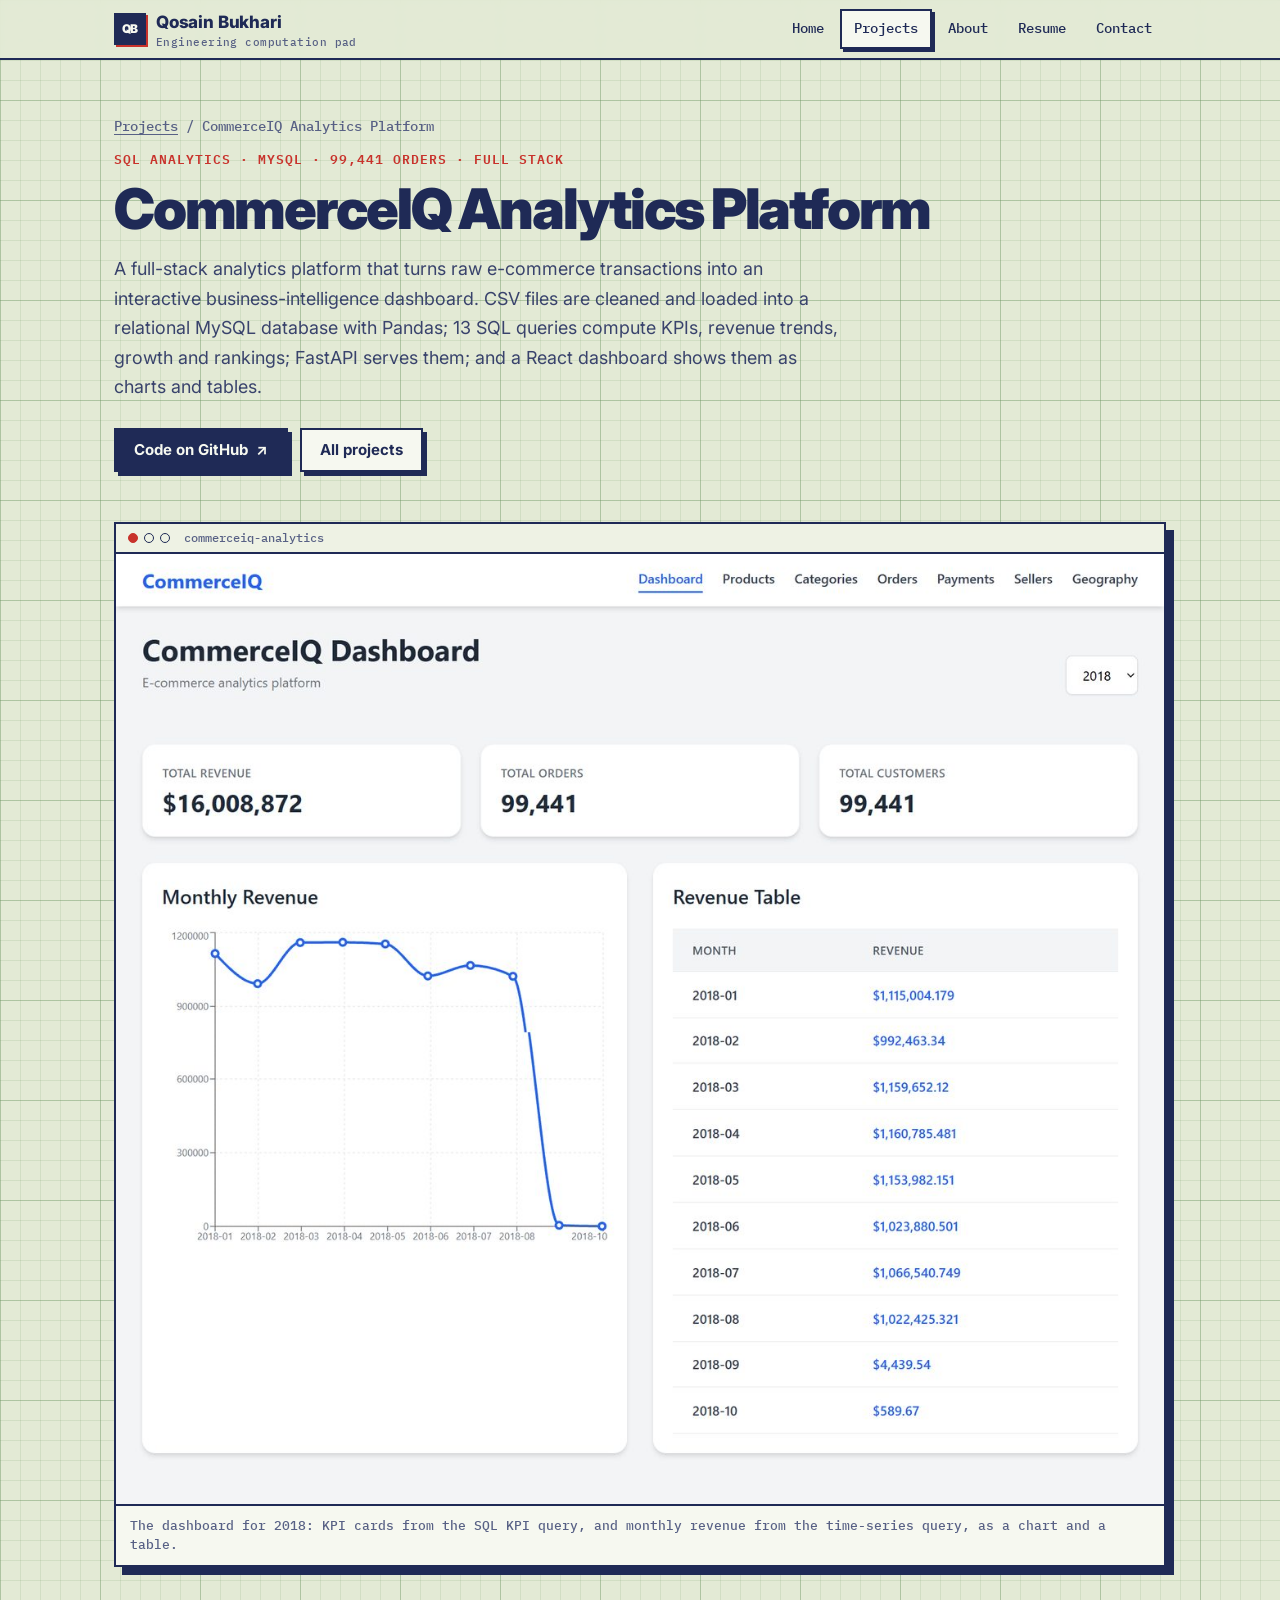
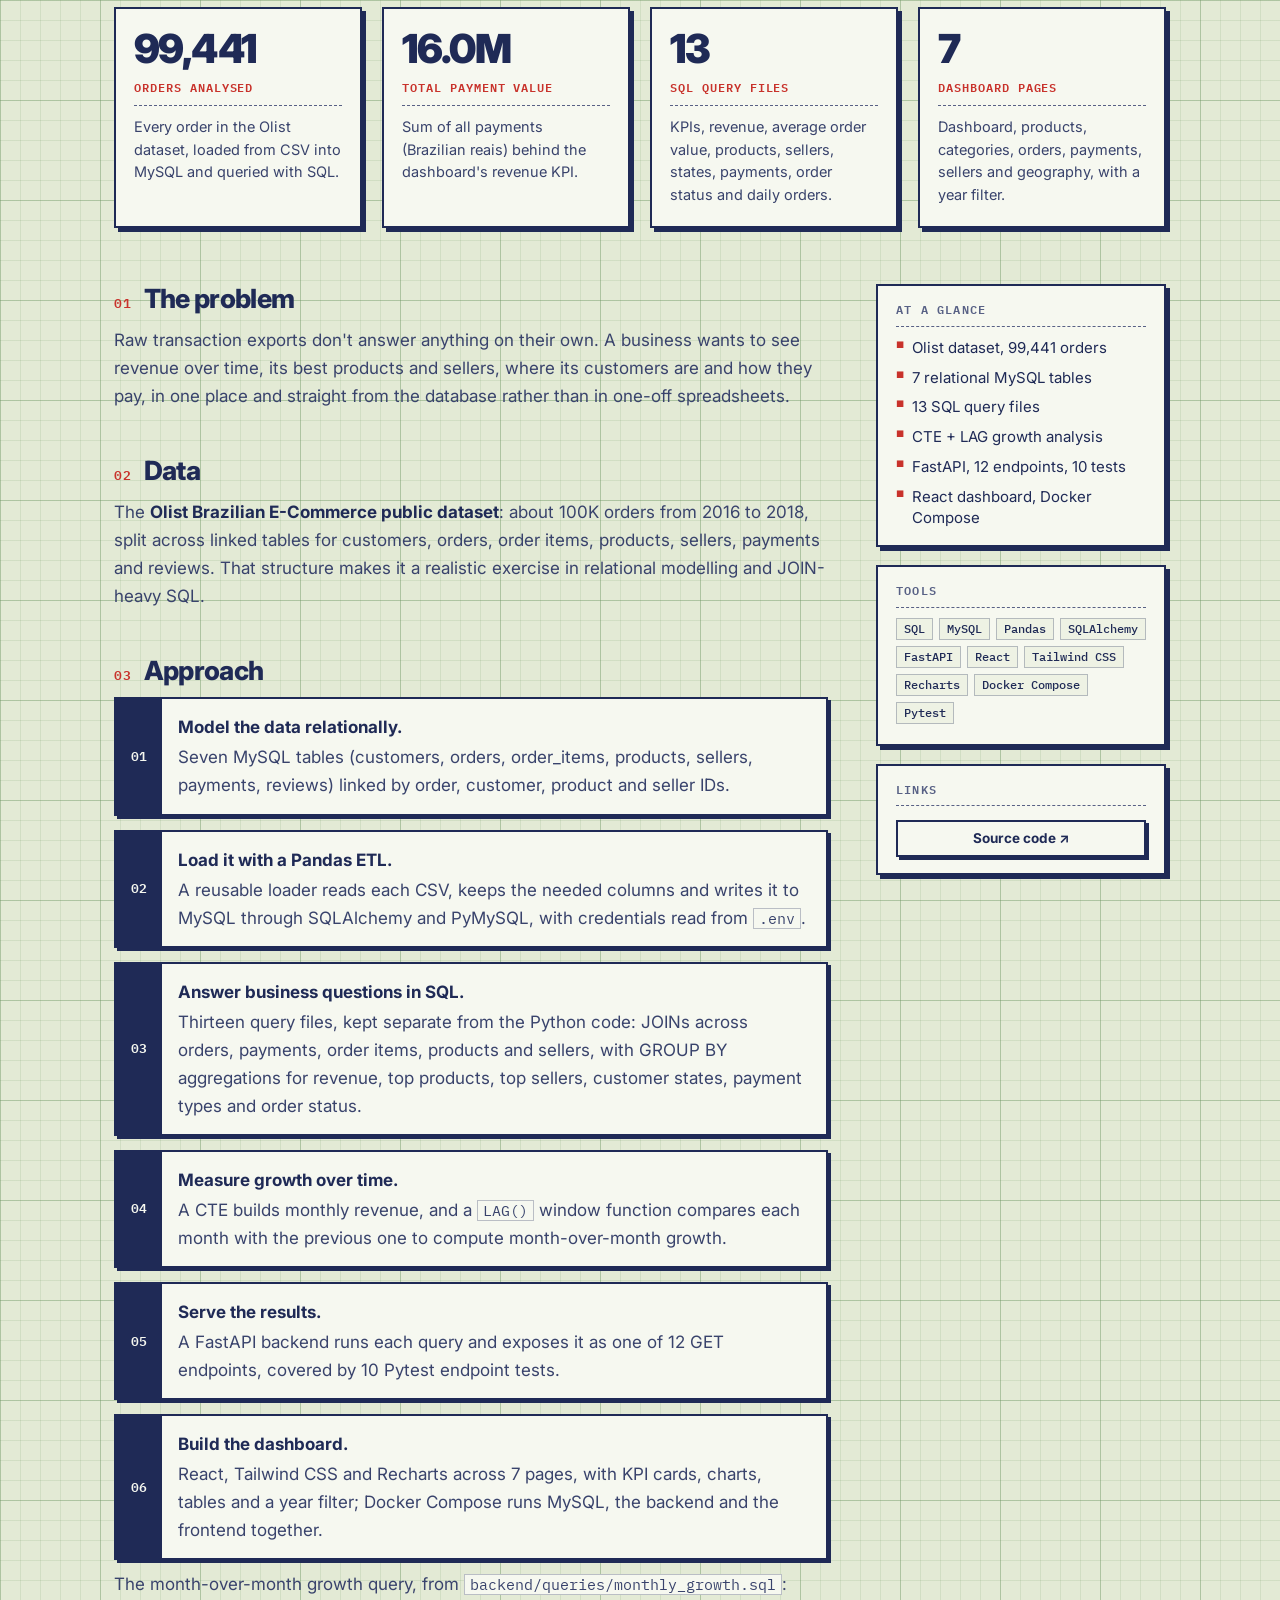
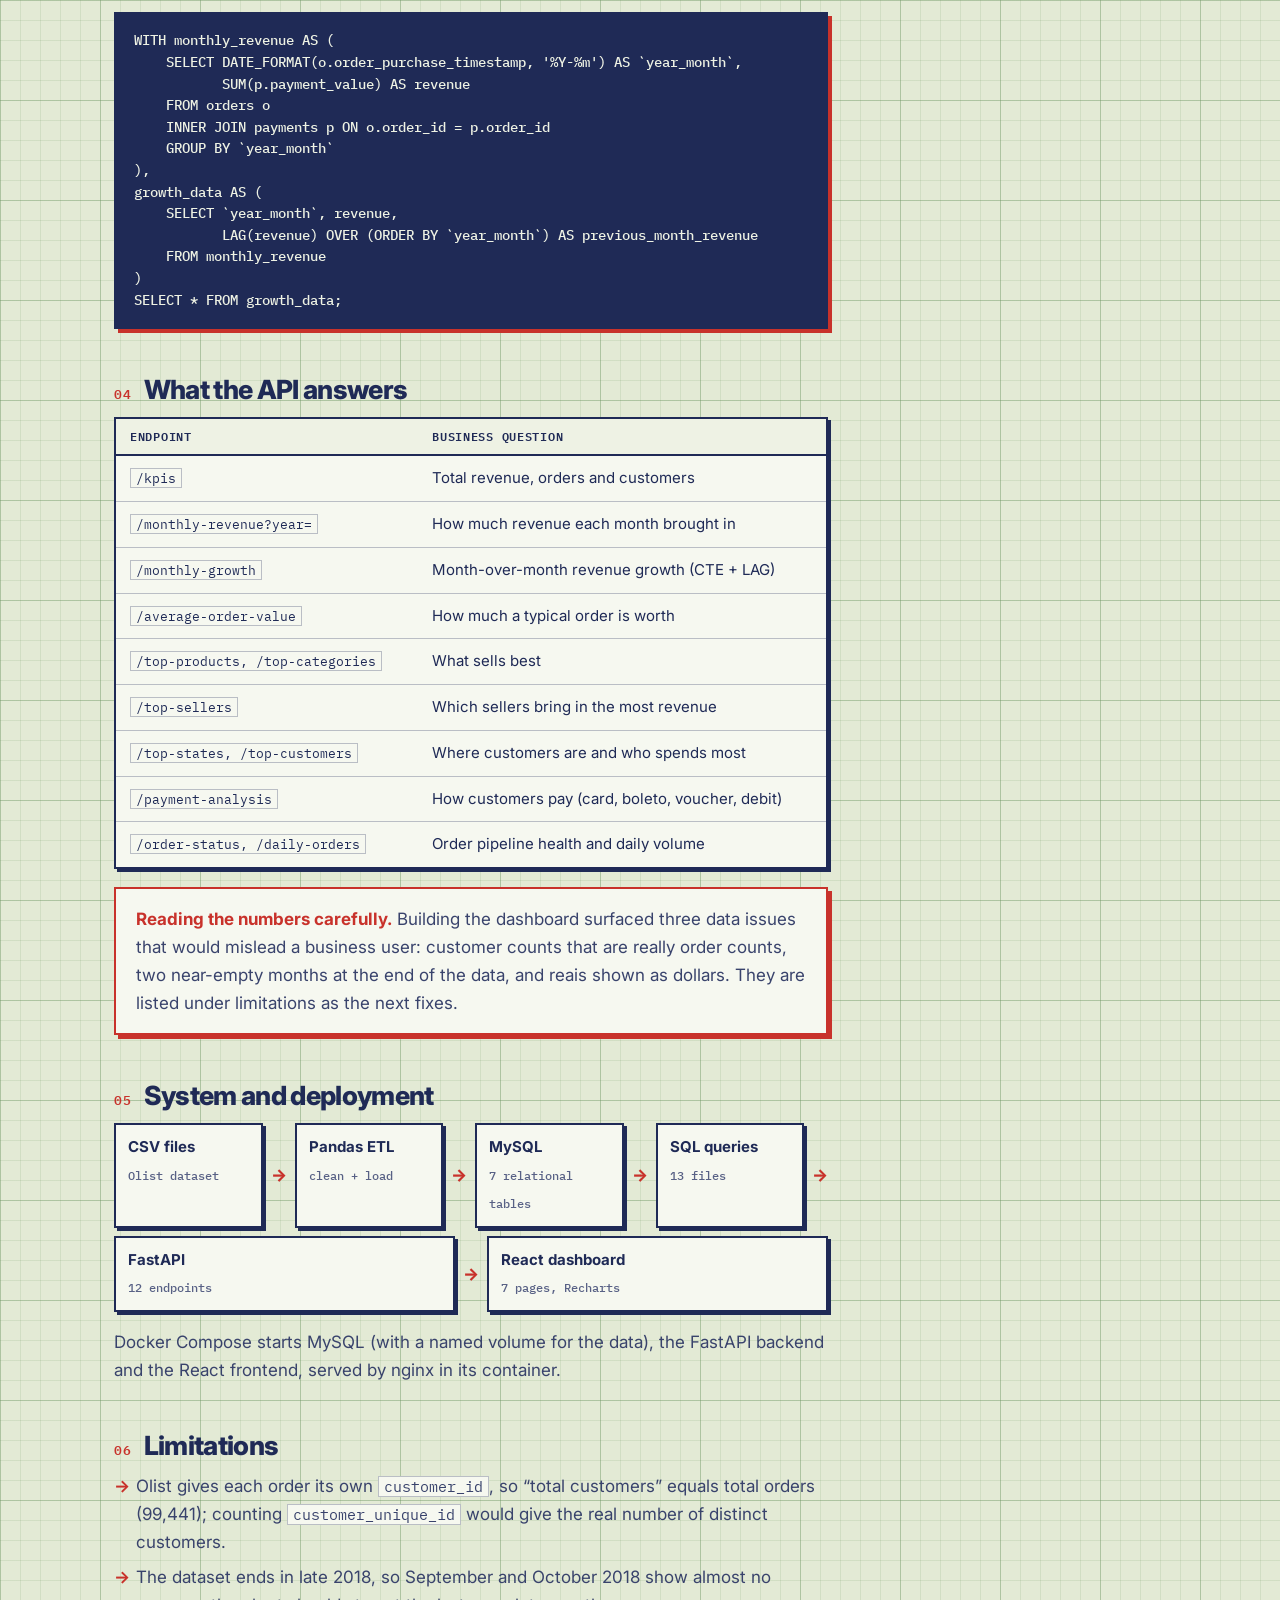
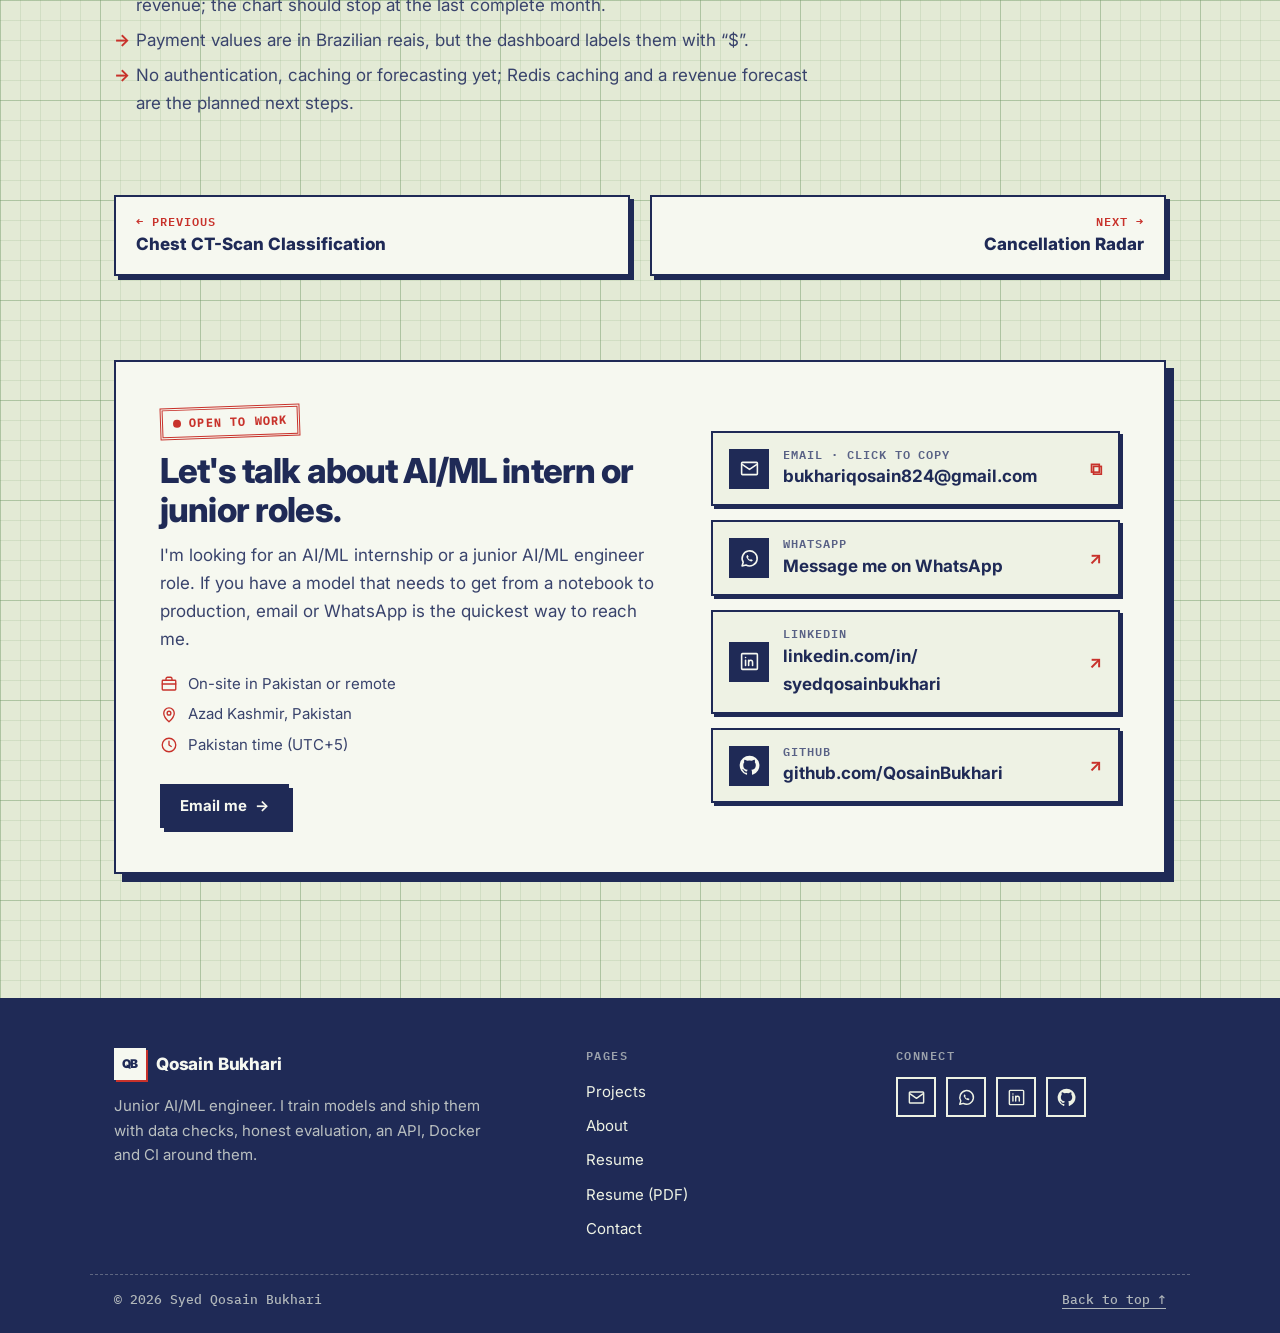
<file: projects/commerceiq-analytics.html>
<!DOCTYPE html>
<html lang="en">
<head>
<meta charset="UTF-8">
<meta name="viewport" content="width=device-width, initial-scale=1">
<title>CommerceIQ Analytics Platform | Qosain Bukhari</title>
<meta name="description" content="Turns about 100K raw e-commerce orders into a business-intelligence dashboard: a Pandas ETL into MySQL, 13 SQL analytics queries, a FastAPI backend and a React dashboard.">
<meta name="author" content="Qosain Bukhari">
<meta name="theme-color" content="#e3ead5">
<link rel="canonical" href="https://qosainbukhari.github.io/Profolio_Qosain_Bukhari/projects/commerceiq-analytics.html">
<meta property="og:type" content="website">
<meta property="og:title" content="CommerceIQ Analytics Platform | Qosain Bukhari">
<meta property="og:description" content="Turns about 100K raw e-commerce orders into a business-intelligence dashboard: a Pandas ETL into MySQL, 13 SQL analytics queries, a FastAPI backend and a React dashboard.">
<meta property="og:url" content="https://qosainbukhari.github.io/Profolio_Qosain_Bukhari/projects/commerceiq-analytics.html">
<meta property="og:image" content="https://qosainbukhari.github.io/Profolio_Qosain_Bukhari/assets/img/qosain.png">
<link rel="icon" href="data:image/svg+xml,<svg xmlns=%22http://www.w3.org/2000/svg%22 viewBox=%220 0 64 64%22><rect width=%2264%22 height=%2264%22 fill=%22%231f2a56%22/><text x=%2232%22 y=%2242%22 font-family=%22Arial%22 font-weight=%22900%22 font-size=%2226%22 fill=%22%23eef2e4%22 text-anchor=%22middle%22>QB</text></svg>">
<link rel="preconnect" href="https://fonts.googleapis.com">
<link rel="preconnect" href="https://fonts.gstatic.com" crossorigin>
<link href="https://fonts.googleapis.com/css2?family=Inter:wght@400;500;600;700;800;900&family=IBM+Plex+Mono:ital,wght@0,400;0,500;0,600;0,700;1,400&display=swap" rel="stylesheet">
<link rel="stylesheet" href="../assets/css/style.css">
</head>
<body>
<a class="skip" href="#main">Skip to content</a>
<header class="site-header">
<div class="header-in">
<a class="brand" href="../index.html"><span class="brand-mark" aria-hidden="true">QB</span><span>Qosain Bukhari<small>Engineering computation pad</small></span></a>
<button class="menu-btn" type="button" aria-expanded="false" aria-controls="main-nav" aria-label="Open menu"><span></span><span></span><span></span></button>
<nav class="nav" id="main-nav" aria-label="Main"><a href="../index.html">Home</a><a href="../projects.html" aria-current="page">Projects</a><a href="../about.html">About</a><a href="../resume.html">Resume</a><a href="../index.html#contact">Contact</a></nav>
</div>
</header>
<main id="main">
<div class="wrap">
<section class="case-hero" aria-labelledby="t">
<p class="crumbs"><a href="../projects.html">Projects</a> / CommerceIQ Analytics Platform</p>
<p class="spec">SQL analytics · MySQL · 99,441 orders · full stack</p>
<h1 id="t" class="page-title">CommerceIQ Analytics Platform</h1>
<p class="lede">A full-stack analytics platform that turns raw e-commerce transactions into an interactive business-intelligence dashboard. CSV files are cleaned and loaded into a relational MySQL database with Pandas; 13 SQL queries compute KPIs, revenue trends, growth and rankings; FastAPI serves them; and a React dashboard shows them as charts and tables.</p>
<div class="actions"><a class="btn primary" href="https://github.com/QosainBukhari/CommerceIQ_Analytics_Platform" target="_blank" rel="noopener">Code on GitHub <span aria-hidden="true">↗</span></a><a class="btn" href="../projects.html">All projects</a></div>
</section>
<figure class="figure reveal"><div class="bar" aria-hidden="true"><i></i><i></i><i></i><span>commerceiq-analytics</span></div><img src="../assets/img/commerceiq.jpg" alt="CommerceIQ dashboard with total revenue, orders and customers, a monthly revenue chart and a revenue table for 2018" width="1280" height="1160" loading="eager" decoding="async"><figcaption>The dashboard for 2018: KPI cards from the SQL KPI query, and monthly revenue from the time-series query, as a chart and a table.</figcaption></figure>
<div class="metrics"><div class="metric reveal"><span class="num">99,441</span><span class="what">Orders analysed</span><span class="ctx">Every order in the Olist dataset, loaded from CSV into MySQL and queried with SQL.</span></div><div class="metric reveal"><span class="num">16.0M</span><span class="what">Total payment value</span><span class="ctx">Sum of all payments (Brazilian reais) behind the dashboard's revenue KPI.</span></div><div class="metric reveal"><span class="num">13</span><span class="what">SQL query files</span><span class="ctx">KPIs, revenue, average order value, products, sellers, states, payments, order status and daily orders.</span></div><div class="metric reveal"><span class="num">7</span><span class="what">Dashboard pages</span><span class="ctx">Dashboard, products, categories, orders, payments, sellers and geography, with a year filter.</span></div></div>
<div class="case-grid">
<article class="case-body">
<h2><span class="hn">01</span>The problem</h2><p>Raw transaction exports don't answer anything on their own. A business wants to see revenue over time, its best products and sellers, where its customers are and how they pay, in one place and straight from the database rather than in one-off spreadsheets.</p><h2><span class="hn">02</span>Data</h2><p>The <strong>Olist Brazilian E-Commerce public dataset</strong>: about 100K orders from 2016 to 2018, split across linked tables for customers, orders, order items, products, sellers, payments and reviews. That structure makes it a realistic exercise in relational modelling and JOIN-heavy SQL.</p><h2><span class="hn">03</span>Approach</h2><ol class="steps"><li><b>Model the data relationally.</b> Seven MySQL tables (customers, orders, order_items, products, sellers, payments, reviews) linked by order, customer, product and seller IDs.</li><li><b>Load it with a Pandas ETL.</b> A reusable loader reads each CSV, keeps the needed columns and writes it to MySQL through SQLAlchemy and PyMySQL, with credentials read from <code>.env</code>.</li><li><b>Answer business questions in SQL.</b> Thirteen query files, kept separate from the Python code: JOINs across orders, payments, order items, products and sellers, with GROUP BY aggregations for revenue, top products, top sellers, customer states, payment types and order status.</li><li><b>Measure growth over time.</b> A CTE builds monthly revenue, and a <code>LAG()</code> window function compares each month with the previous one to compute month-over-month growth.</li><li><b>Serve the results.</b> A FastAPI backend runs each query and exposes it as one of 12 GET endpoints, covered by 10 Pytest endpoint tests.</li><li><b>Build the dashboard.</b> React, Tailwind CSS and Recharts across 7 pages, with KPI cards, charts, tables and a year filter; Docker Compose runs MySQL, the backend and the frontend together.</li></ol><p>The month-over-month growth query, from <code>backend/queries/monthly_growth.sql</code>:</p><pre class="code"><code>WITH monthly_revenue AS (
    SELECT DATE_FORMAT(o.order_purchase_timestamp, &#x27;%Y-%m&#x27;) AS `year_month`,
           SUM(p.payment_value) AS revenue
    FROM orders o
    INNER JOIN payments p ON o.order_id = p.order_id
    GROUP BY `year_month`
),
growth_data AS (
    SELECT `year_month`, revenue,
           LAG(revenue) OVER (ORDER BY `year_month`) AS previous_month_revenue
    FROM monthly_revenue
)
SELECT * FROM growth_data;</code></pre><h2><span class="hn">04</span>What the API answers</h2><div class="table-wrap"><table><thead><tr><th>Endpoint</th><th>Business question</th></tr></thead><tbody><tr><td><code>/kpis</code></td><td>Total revenue, orders and customers</td></tr><tr><td><code>/monthly-revenue?year=</code></td><td>How much revenue each month brought in</td></tr><tr><td><code>/monthly-growth</code></td><td>Month-over-month revenue growth (CTE + LAG)</td></tr><tr><td><code>/average-order-value</code></td><td>How much a typical order is worth</td></tr><tr><td><code>/top-products, /top-categories</code></td><td>What sells best</td></tr><tr><td><code>/top-sellers</code></td><td>Which sellers bring in the most revenue</td></tr><tr><td><code>/top-states, /top-customers</code></td><td>Where customers are and who spends most</td></tr><tr><td><code>/payment-analysis</code></td><td>How customers pay (card, boleto, voucher, debit)</td></tr><tr><td><code>/order-status, /daily-orders</code></td><td>Order pipeline health and daily volume</td></tr></tbody></table></div><div class="callout"><p><b>Reading the numbers carefully.</b> Building the dashboard surfaced three data issues that would mislead a business user: customer counts that are really order counts, two near-empty months at the end of the data, and reais shown as dollars. They are listed under limitations as the next fixes.</p></div><h2><span class="hn">05</span>System and deployment</h2><div class="flow"><div class="node"><b>CSV files</b><span>Olist dataset</span></div><span class="sep" aria-hidden="true">→</span><div class="node"><b>Pandas ETL</b><span>clean + load</span></div><span class="sep" aria-hidden="true">→</span><div class="node"><b>MySQL</b><span>7 relational tables</span></div><span class="sep" aria-hidden="true">→</span><div class="node"><b>SQL queries</b><span>13 files</span></div><span class="sep" aria-hidden="true">→</span><div class="node"><b>FastAPI</b><span>12 endpoints</span></div><span class="sep" aria-hidden="true">→</span><div class="node"><b>React dashboard</b><span>7 pages, Recharts</span></div></div><p>Docker Compose starts MySQL (with a named volume for the data), the FastAPI backend and the React frontend, served by nginx in its container.</p><h2><span class="hn">06</span>Limitations</h2><ul><li>Olist gives each order its own <code>customer_id</code>, so “total customers” equals total orders (99,441); counting <code>customer_unique_id</code> would give the real number of distinct customers.</li><li>The dataset ends in late 2018, so September and October 2018 show almost no revenue; the chart should stop at the last complete month.</li><li>Payment values are in Brazilian reais, but the dashboard labels them with “$”.</li><li>No authentication, caching or forecasting yet; Redis caching and a revenue forecast are the planned next steps.</li></ul>
</article>
<aside class="aside" aria-label="Project facts"><div class="box"><h3>At a glance</h3><ul><li>Olist dataset, 99,441 orders</li><li>7 relational MySQL tables</li><li>13 SQL query files</li><li>CTE + LAG growth analysis</li><li>FastAPI, 12 endpoints, 10 tests</li><li>React dashboard, Docker Compose</li></ul></div><div class="box"><h3>Tools</h3><ul class="badges"><li>SQL</li><li>MySQL</li><li>Pandas</li><li>SQLAlchemy</li><li>FastAPI</li><li>React</li><li>Tailwind CSS</li><li>Recharts</li><li>Docker Compose</li><li>Pytest</li></ul></div><div class="box"><h3>Links</h3><a class="btn sm" href="https://github.com/QosainBukhari/CommerceIQ_Analytics_Platform" target="_blank" rel="noopener">Source code ↗</a></div></aside>
</div>
<nav class="pager" aria-label="More projects">
<a href="chest-ct-classification.html"><small>← Previous</small>Chest CT-Scan Classification</a>
<a class="next" href="cancellation-radar.html"><small>Next →</small>Cancellation Radar</a>
</nav>
</div>
<section class="section" id="contact" aria-labelledby="contact-title">
<div class="wrap">
<div class="contact reveal">
<div>
<span class="status">Open to work</span>
<h2 id="contact-title">Let's talk about AI/ML intern or junior roles.</h2>
<p>I'm looking for an AI/ML internship or a junior AI/ML engineer role. If you have a model that needs to get from a notebook to production, email or WhatsApp is the quickest way to reach me.</p>
<ul class="contact-meta">
<li><svg viewBox="0 0 24 24" fill="none" stroke="currentColor" stroke-width="1.8" stroke-linecap="round" stroke-linejoin="round" aria-hidden="true"><rect x="3" y="7" width="18" height="13" rx="1"/><path d="M8 7V5a2 2 0 0 1 2-2h4a2 2 0 0 1 2 2v2M3 12h18"/></svg>On-site in Pakistan or remote</li>
<li><svg viewBox="0 0 24 24" fill="none" stroke="currentColor" stroke-width="1.8" stroke-linecap="round" stroke-linejoin="round" aria-hidden="true"><path d="M12 21s-7-6.2-7-11.5a7 7 0 0 1 14 0C19 14.8 12 21 12 21z"/><circle cx="12" cy="9.5" r="2.5"/></svg>Azad Kashmir, Pakistan</li>
<li><svg viewBox="0 0 24 24" fill="none" stroke="currentColor" stroke-width="1.8" stroke-linecap="round" stroke-linejoin="round" aria-hidden="true"><circle cx="12" cy="12" r="9"/><path d="M12 7v5l3 2"/></svg>Pakistan time (UTC+5)</li>
</ul>
<div class="actions">
<a class="btn primary" href="mailto:bukhariqosain824@gmail.com">Email me <span class="arrow" aria-hidden="true">→</span></a>
</div>
</div>
<ul class="contact-list">
<li><button class="c-item" type="button" data-copy="bukhariqosain824@gmail.com"><span class="c-ic"><svg viewBox="0 0 24 24" fill="none" stroke="currentColor" stroke-width="1.8" stroke-linecap="round" stroke-linejoin="round" aria-hidden="true"><rect x="3" y="5" width="18" height="14" rx="1"/><path d="m4 7.5 8 5.5 8-5.5"/></svg></span><span class="c-txt"><span class="k">Email · click to copy</span><span class="v">bukhariqosain824@gmail.com</span></span><span class="c-go" aria-hidden="true">⧉</span></button></li>
<li><a class="c-item" href="https://wa.me/923378624851?text=Hi%20Qosain%2C%20I%20saw%20your%20portfolio.%20Are%20you%20available%20for%20a%20quick%20chat%3F" target="_blank" rel="noopener"><span class="c-ic"><svg viewBox="0 0 24 24" fill="none" stroke="currentColor" stroke-width="1.8" stroke-linecap="round" stroke-linejoin="round" aria-hidden="true"><path d="M3.5 20.5l1.3-4.2A8.6 8.6 0 1 1 8 19.4z"/><path d="M9 8.6c.2-.5.7-.6 1-.4l.9 1.6c.1.3 0 .6-.2.8l-.5.5c.5 1 1.3 1.9 2.4 2.4l.5-.5c.2-.2.5-.3.8-.2l1.6.9c.3.2.3.7-.1 1-.6.6-1.5.8-2.3.5a8 8 0 0 1-4.5-4.4c-.3-.8-.1-1.6.4-2.2z" fill="currentColor" stroke="none"/></svg></span><span class="c-txt"><span class="k">WhatsApp</span><span class="v">Message me on WhatsApp</span></span><span class="c-go" aria-hidden="true">↗</span></a></li>
<li><a class="c-item" href="https://www.linkedin.com/in/syedqosainbukhari/" target="_blank" rel="noopener"><span class="c-ic"><svg viewBox="0 0 24 24" fill="none" stroke="currentColor" stroke-width="1.8" stroke-linecap="round" stroke-linejoin="round" aria-hidden="true"><rect x="3" y="3" width="18" height="18" rx="1"/><path d="M7.5 10.5V16.5M7.5 7.5v.01M11 16.5v-6M11 13.2c0-1.6 1-2.7 2.4-2.7s2.1 1 2.1 2.6v3.4"/></svg></span><span class="c-txt"><span class="k">LinkedIn</span><span class="v">linkedin.com/in/<wbr>syedqosainbukhari</span></span><span class="c-go" aria-hidden="true">↗</span></a></li>
<li><a class="c-item" href="https://github.com/QosainBukhari" target="_blank" rel="noopener"><span class="c-ic"><svg viewBox="0 0 24 24" fill="currentColor" aria-hidden="true"><path d="M12 .8a11.2 11.2 0 0 0-3.54 21.83c.56.1.77-.24.77-.54v-1.9c-3.12.68-3.78-1.5-3.78-1.5-.51-1.3-1.25-1.64-1.25-1.64-1.02-.7.08-.68.08-.68 1.13.08 1.72 1.16 1.72 1.16 1 1.72 2.63 1.22 3.27.93.1-.73.39-1.22.71-1.5-2.49-.28-5.11-1.25-5.11-5.55 0-1.22.44-2.22 1.16-3.01-.12-.29-.5-1.43.11-2.98 0 0 .94-.3 3.09 1.15a10.7 10.7 0 0 1 5.62 0c2.14-1.45 3.08-1.15 3.08-1.15.62 1.55.23 2.69.11 2.98.72.79 1.16 1.79 1.16 3.01 0 4.31-2.63 5.26-5.13 5.54.4.35.76 1.03.76 2.08v3.08c0 .3.2.65.78.54A11.2 11.2 0 0 0 12 .8z"/></svg></span><span class="c-txt"><span class="k">GitHub</span><span class="v">github.com/QosainBukhari</span></span><span class="c-go" aria-hidden="true">↗</span></a></li>
</ul>
</div>
</div>
</section>
</main>
<footer class="site-footer">
<div class="footer-in">
<div class="footer-brand">
<a class="brand" href="../index.html"><span class="brand-mark" aria-hidden="true">QB</span>Qosain Bukhari</a>
<p>Junior AI/ML engineer. I train models and ship them with data checks, honest evaluation, an API, Docker and CI around them.</p>
</div>
<nav aria-labelledby="f-pages"><h2 id="f-pages">Pages</h2><ul class="footer-links"><li><a href="../projects.html">Projects</a></li><li><a href="../about.html">About</a></li><li><a href="../resume.html">Resume</a></li><li><a href="../Qosain_Bukhari_Resume.pdf" target="_blank" rel="noopener">Resume (PDF)</a></li><li><a href="../index.html#contact">Contact</a></li></ul></nav>
<div><h2>Connect</h2><ul class="socials">
<li><a href="mailto:bukhariqosain824@gmail.com" aria-label="Email"><svg viewBox="0 0 24 24" fill="none" stroke="currentColor" stroke-width="1.8" stroke-linecap="round" stroke-linejoin="round" aria-hidden="true"><rect x="3" y="5" width="18" height="14" rx="1"/><path d="m4 7.5 8 5.5 8-5.5"/></svg></a></li>
<li><a href="https://wa.me/923378624851?text=Hi%20Qosain%2C%20I%20saw%20your%20portfolio.%20Are%20you%20available%20for%20a%20quick%20chat%3F" target="_blank" rel="noopener" aria-label="WhatsApp"><svg viewBox="0 0 24 24" fill="none" stroke="currentColor" stroke-width="1.8" stroke-linecap="round" stroke-linejoin="round" aria-hidden="true"><path d="M3.5 20.5l1.3-4.2A8.6 8.6 0 1 1 8 19.4z"/><path d="M9 8.6c.2-.5.7-.6 1-.4l.9 1.6c.1.3 0 .6-.2.8l-.5.5c.5 1 1.3 1.9 2.4 2.4l.5-.5c.2-.2.5-.3.8-.2l1.6.9c.3.2.3.7-.1 1-.6.6-1.5.8-2.3.5a8 8 0 0 1-4.5-4.4c-.3-.8-.1-1.6.4-2.2z" fill="currentColor" stroke="none"/></svg></a></li>
<li><a href="https://www.linkedin.com/in/syedqosainbukhari/" target="_blank" rel="noopener" aria-label="LinkedIn"><svg viewBox="0 0 24 24" fill="none" stroke="currentColor" stroke-width="1.8" stroke-linecap="round" stroke-linejoin="round" aria-hidden="true"><rect x="3" y="3" width="18" height="18" rx="1"/><path d="M7.5 10.5V16.5M7.5 7.5v.01M11 16.5v-6M11 13.2c0-1.6 1-2.7 2.4-2.7s2.1 1 2.1 2.6v3.4"/></svg></a></li>
<li><a href="https://github.com/QosainBukhari" target="_blank" rel="noopener" aria-label="GitHub"><svg viewBox="0 0 24 24" fill="currentColor" aria-hidden="true"><path d="M12 .8a11.2 11.2 0 0 0-3.54 21.83c.56.1.77-.24.77-.54v-1.9c-3.12.68-3.78-1.5-3.78-1.5-.51-1.3-1.25-1.64-1.25-1.64-1.02-.7.08-.68.08-.68 1.13.08 1.72 1.16 1.72 1.16 1 1.72 2.63 1.22 3.27.93.1-.73.39-1.22.71-1.5-2.49-.28-5.11-1.25-5.11-5.55 0-1.22.44-2.22 1.16-3.01-.12-.29-.5-1.43.11-2.98 0 0 .94-.3 3.09 1.15a10.7 10.7 0 0 1 5.62 0c2.14-1.45 3.08-1.15 3.08-1.15.62 1.55.23 2.69.11 2.98.72.79 1.16 1.79 1.16 3.01 0 4.31-2.63 5.26-5.13 5.54.4.35.76 1.03.76 2.08v3.08c0 .3.2.65.78.54A11.2 11.2 0 0 0 12 .8z"/></svg></a></li>
</ul></div>
</div>
<div class="footer-bottom"><span>© <span id="year">2026</span> Syed Qosain Bukhari</span><a href="#main">Back to top ↑</a></div>
</footer>
<div class="toast" id="toast" role="status" aria-live="polite"></div>
<script src="../assets/js/site.js" defer></script>
</body>
</html>
</file>
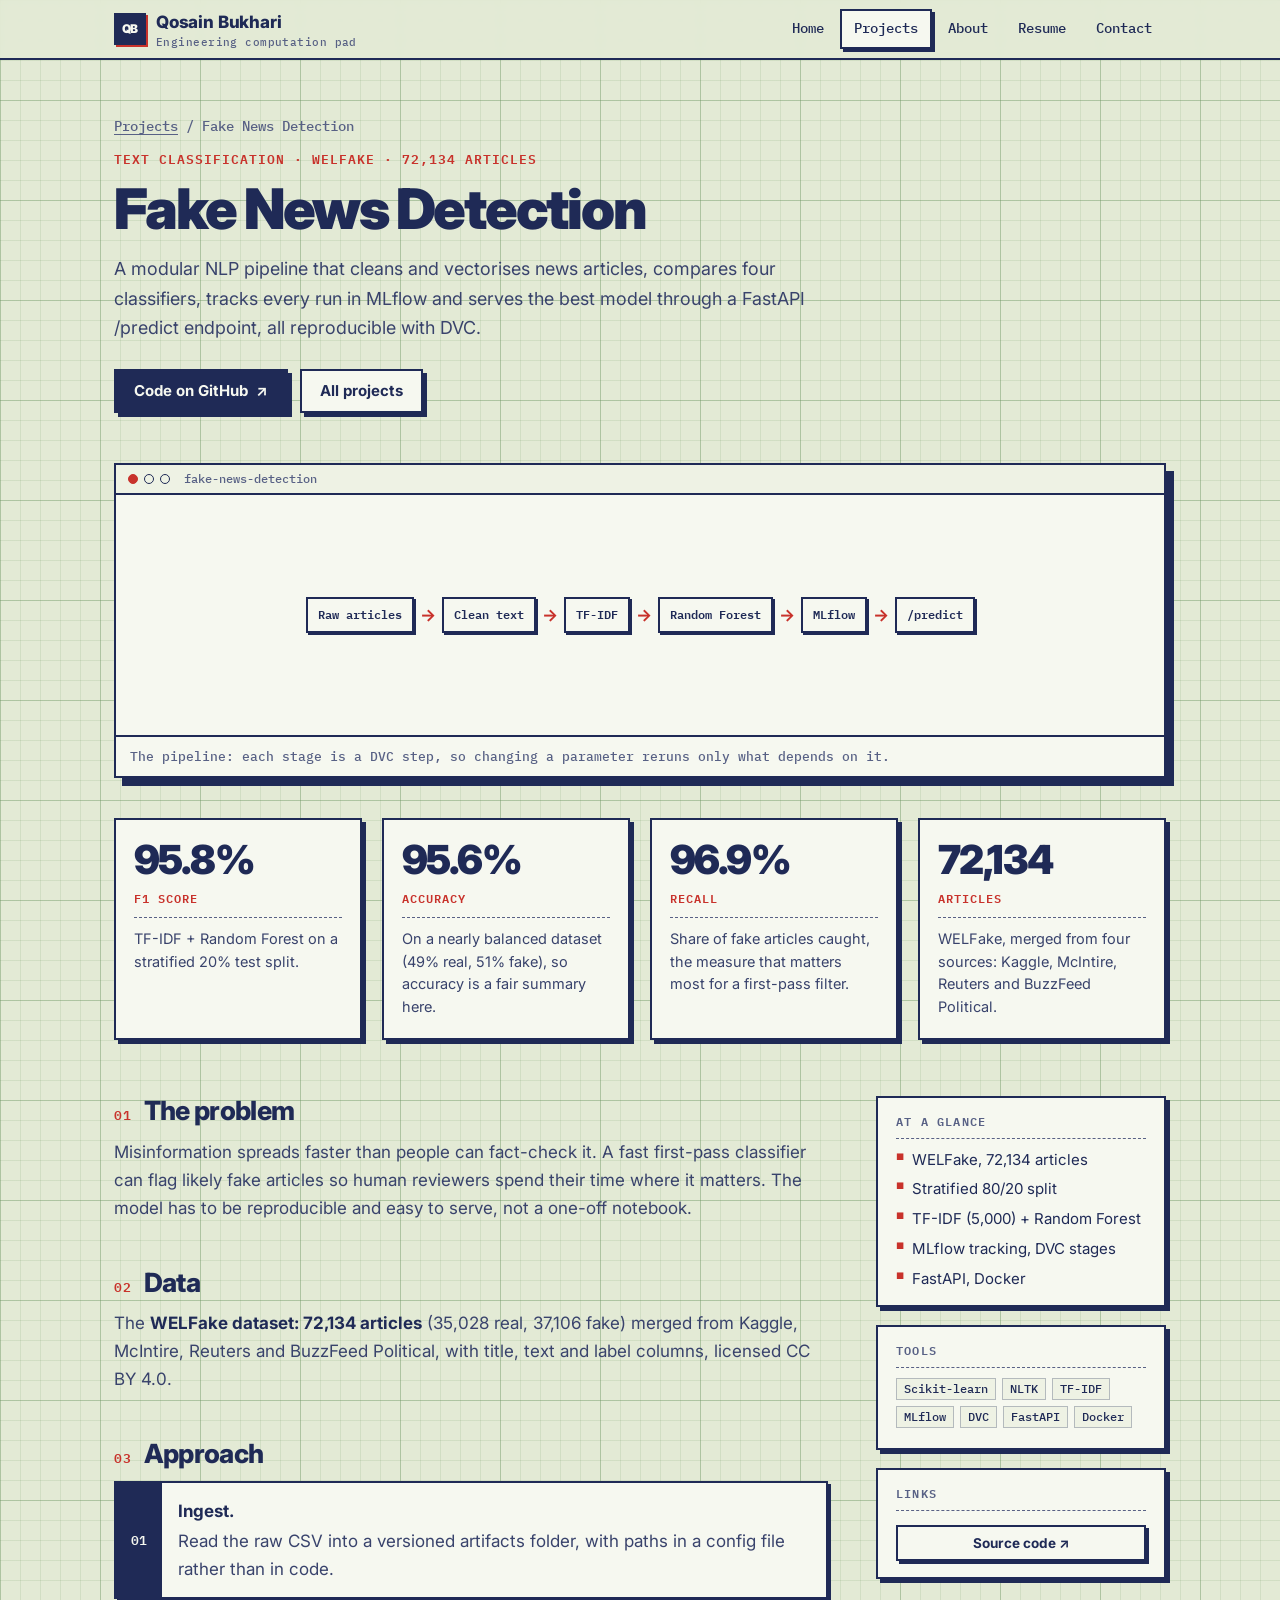
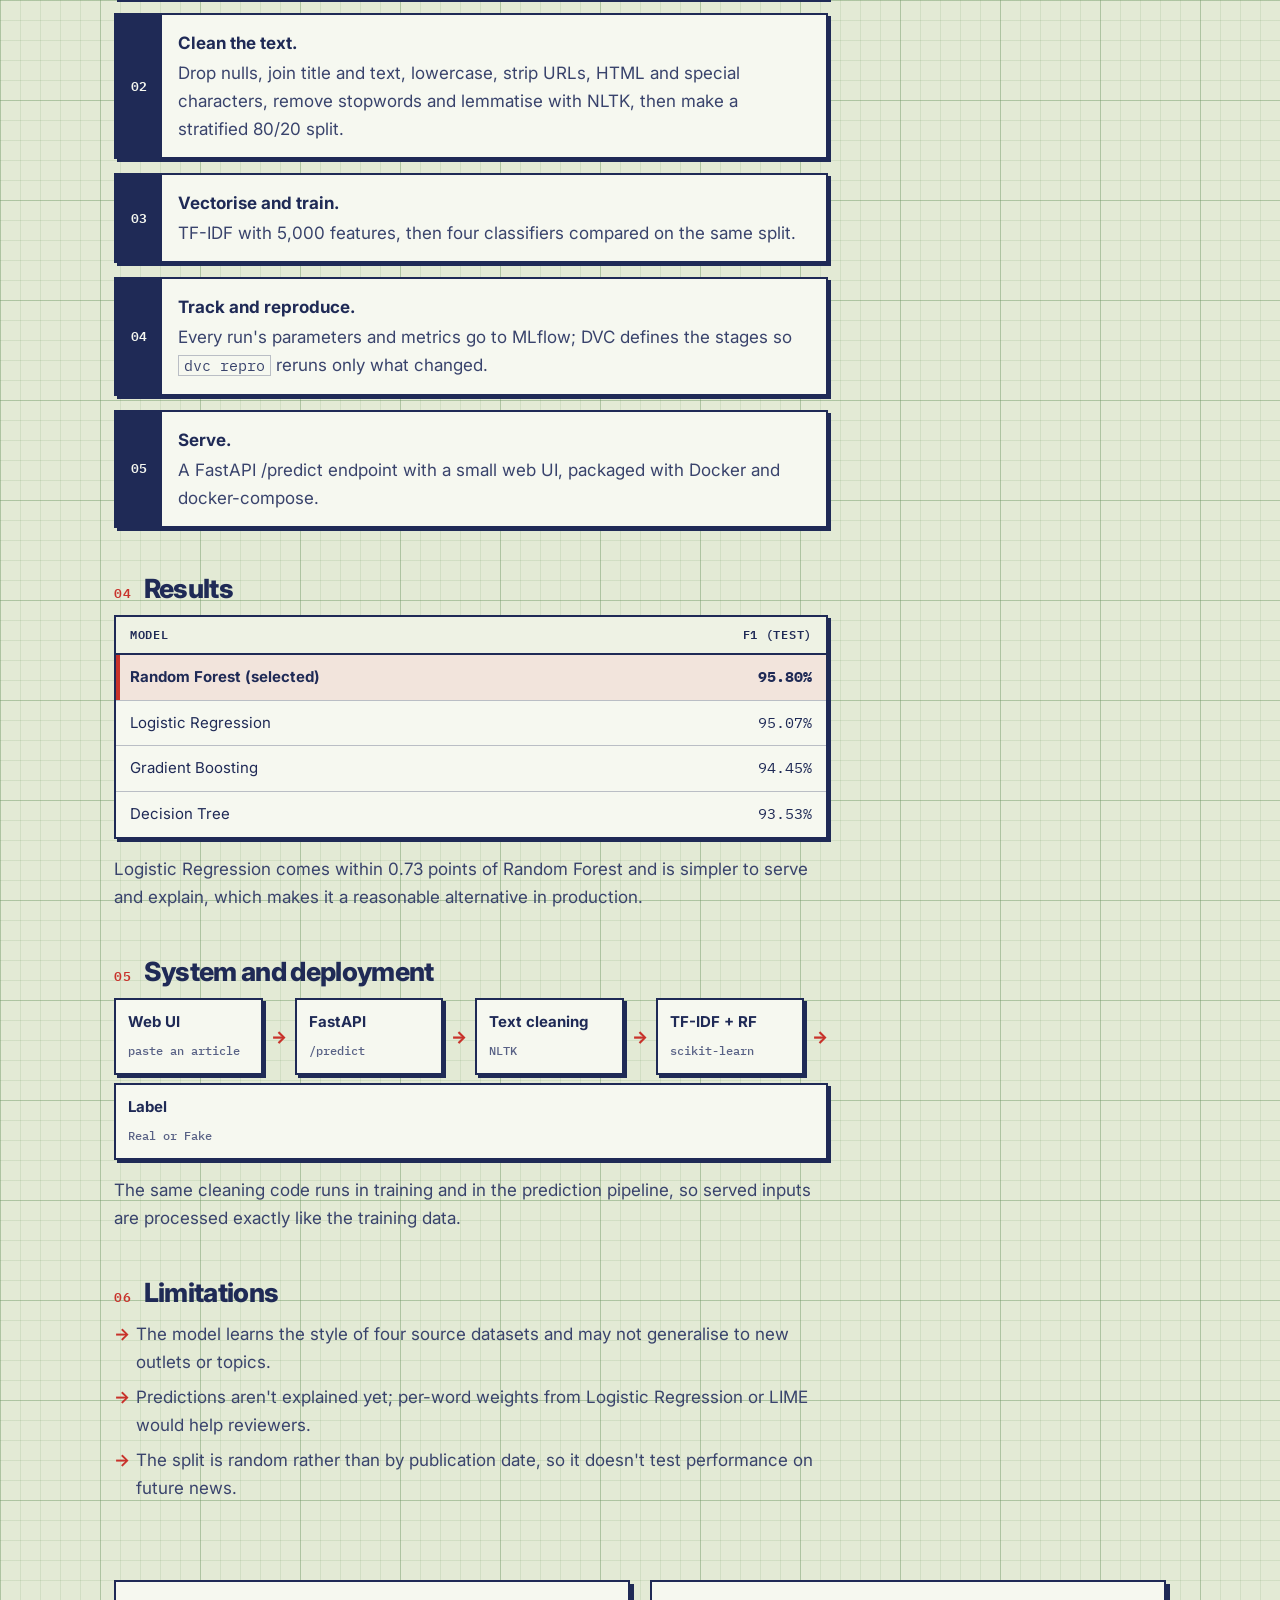
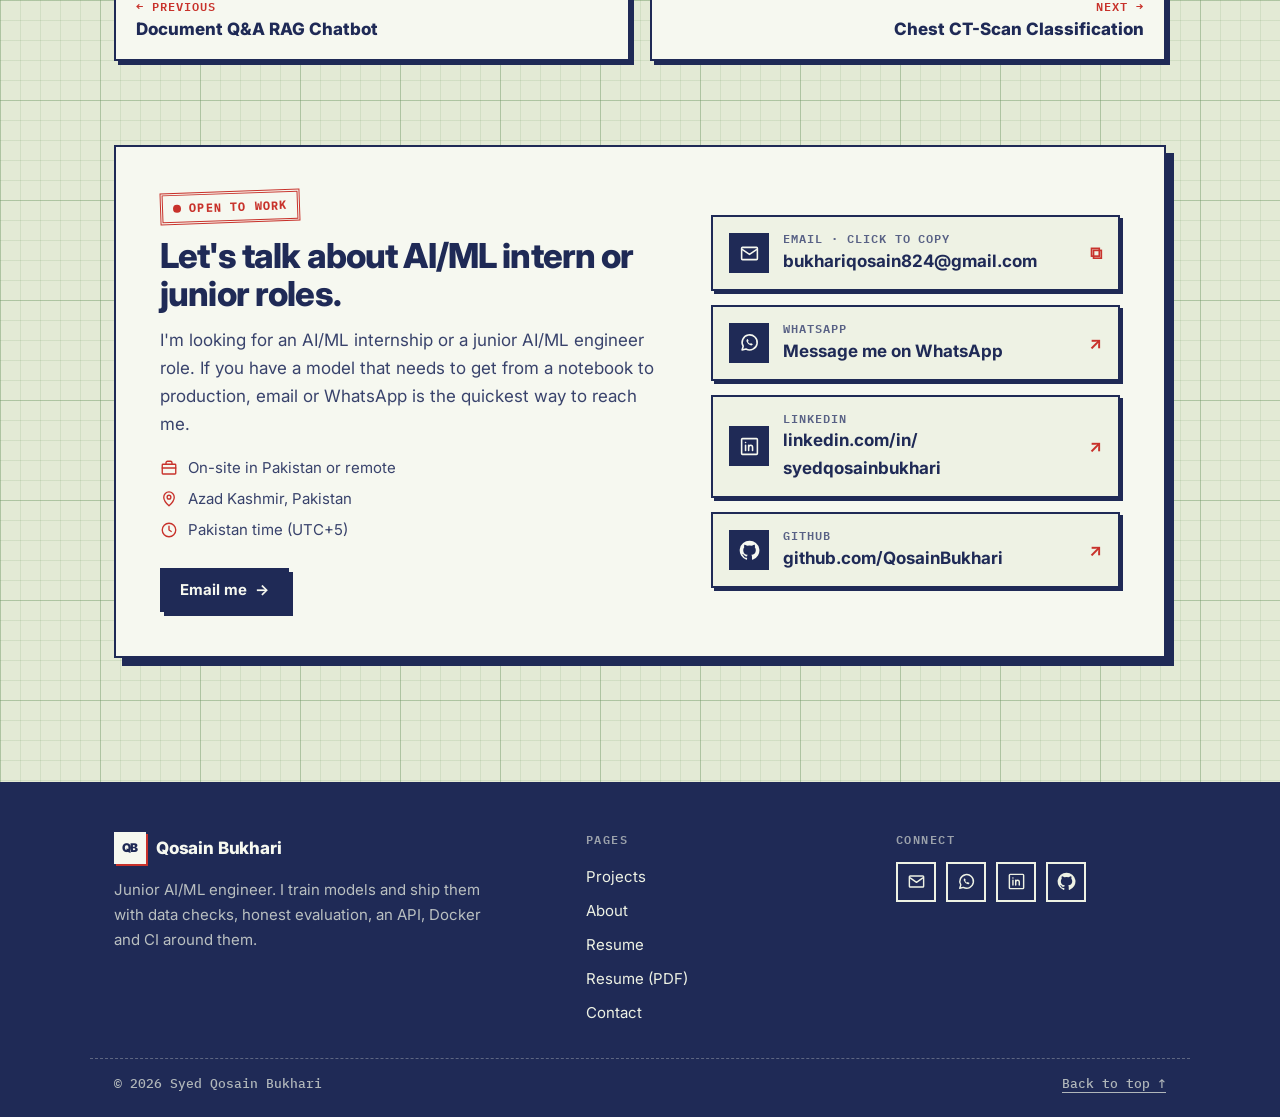
<file: projects/fake-news-detection.html>
<!DOCTYPE html>
<html lang="en">
<head>
<meta charset="UTF-8">
<meta name="viewport" content="width=device-width, initial-scale=1">
<title>Fake News Detection | Qosain Bukhari</title>
<meta name="description" content="Classifies news articles as real or fake with a reproducible DVC pipeline, MLflow tracking and a FastAPI endpoint in Docker.">
<meta name="author" content="Qosain Bukhari">
<meta name="theme-color" content="#e3ead5">
<link rel="canonical" href="https://qosainbukhari.github.io/Profolio_Qosain_Bukhari/projects/fake-news-detection.html">
<meta property="og:type" content="website">
<meta property="og:title" content="Fake News Detection | Qosain Bukhari">
<meta property="og:description" content="Classifies news articles as real or fake with a reproducible DVC pipeline, MLflow tracking and a FastAPI endpoint in Docker.">
<meta property="og:url" content="https://qosainbukhari.github.io/Profolio_Qosain_Bukhari/projects/fake-news-detection.html">
<meta property="og:image" content="https://qosainbukhari.github.io/Profolio_Qosain_Bukhari/assets/img/qosain.png">
<link rel="icon" href="data:image/svg+xml,<svg xmlns=%22http://www.w3.org/2000/svg%22 viewBox=%220 0 64 64%22><rect width=%2264%22 height=%2264%22 fill=%22%231f2a56%22/><text x=%2232%22 y=%2242%22 font-family=%22Arial%22 font-weight=%22900%22 font-size=%2226%22 fill=%22%23eef2e4%22 text-anchor=%22middle%22>QB</text></svg>">
<link rel="preconnect" href="https://fonts.googleapis.com">
<link rel="preconnect" href="https://fonts.gstatic.com" crossorigin>
<link href="https://fonts.googleapis.com/css2?family=Inter:wght@400;500;600;700;800;900&family=IBM+Plex+Mono:ital,wght@0,400;0,500;0,600;0,700;1,400&display=swap" rel="stylesheet">
<link rel="stylesheet" href="../assets/css/style.css">
</head>
<body>
<a class="skip" href="#main">Skip to content</a>
<header class="site-header">
<div class="header-in">
<a class="brand" href="../index.html"><span class="brand-mark" aria-hidden="true">QB</span><span>Qosain Bukhari<small>Engineering computation pad</small></span></a>
<button class="menu-btn" type="button" aria-expanded="false" aria-controls="main-nav" aria-label="Open menu"><span></span><span></span><span></span></button>
<nav class="nav" id="main-nav" aria-label="Main"><a href="../index.html">Home</a><a href="../projects.html" aria-current="page">Projects</a><a href="../about.html">About</a><a href="../resume.html">Resume</a><a href="../index.html#contact">Contact</a></nav>
</div>
</header>
<main id="main">
<div class="wrap">
<section class="case-hero" aria-labelledby="t">
<p class="crumbs"><a href="../projects.html">Projects</a> / Fake News Detection</p>
<p class="spec">text classification · WELFake · 72,134 articles</p>
<h1 id="t" class="page-title">Fake News Detection</h1>
<p class="lede">A modular NLP pipeline that cleans and vectorises news articles, compares four classifiers, tracks every run in MLflow and serves the best model through a FastAPI /predict endpoint, all reproducible with DVC.</p>
<div class="actions"><a class="btn primary" href="https://github.com/QosainBukhari/Fake_News_Detection_End_to_End_MLOPS" target="_blank" rel="noopener">Code on GitHub <span aria-hidden="true">↗</span></a><a class="btn" href="../projects.html">All projects</a></div>
</section>
<figure class="figure reveal"><div class="bar" aria-hidden="true"><i></i><i></i><i></i><span>fake-news-detection</span></div><div class="schematic" role="img" aria-label="Pipeline: Raw articles, Clean text, TF-IDF, Random Forest, MLflow, /predict"><span>Raw articles</span><i aria-hidden="true">→</i><span>Clean text</span><i aria-hidden="true">→</i><span>TF-IDF</span><i aria-hidden="true">→</i><span>Random Forest</span><i aria-hidden="true">→</i><span>MLflow</span><i aria-hidden="true">→</i><span>/predict</span></div><figcaption>The pipeline: each stage is a DVC step, so changing a parameter reruns only what depends on it.</figcaption></figure>
<div class="metrics"><div class="metric reveal"><span class="num">95.8%</span><span class="what">F1 score</span><span class="ctx">TF-IDF + Random Forest on a stratified 20% test split.</span></div><div class="metric reveal"><span class="num">95.6%</span><span class="what">Accuracy</span><span class="ctx">On a nearly balanced dataset (49% real, 51% fake), so accuracy is a fair summary here.</span></div><div class="metric reveal"><span class="num">96.9%</span><span class="what">Recall</span><span class="ctx">Share of fake articles caught, the measure that matters most for a first-pass filter.</span></div><div class="metric reveal"><span class="num">72,134</span><span class="what">Articles</span><span class="ctx">WELFake, merged from four sources: Kaggle, McIntire, Reuters and BuzzFeed Political.</span></div></div>
<div class="case-grid">
<article class="case-body">
<h2><span class="hn">01</span>The problem</h2><p>Misinformation spreads faster than people can fact-check it. A fast first-pass classifier can flag likely fake articles so human reviewers spend their time where it matters. The model has to be reproducible and easy to serve, not a one-off notebook.</p><h2><span class="hn">02</span>Data</h2><p>The <strong>WELFake dataset: 72,134 articles</strong> (35,028 real, 37,106 fake) merged from Kaggle, McIntire, Reuters and BuzzFeed Political, with title, text and label columns, licensed CC BY 4.0.</p><h2><span class="hn">03</span>Approach</h2><ol class="steps"><li><b>Ingest.</b> Read the raw CSV into a versioned artifacts folder, with paths in a config file rather than in code.</li><li><b>Clean the text.</b> Drop nulls, join title and text, lowercase, strip URLs, HTML and special characters, remove stopwords and lemmatise with NLTK, then make a stratified 80/20 split.</li><li><b>Vectorise and train.</b> TF-IDF with 5,000 features, then four classifiers compared on the same split.</li><li><b>Track and reproduce.</b> Every run's parameters and metrics go to MLflow; DVC defines the stages so <code>dvc repro</code> reruns only what changed.</li><li><b>Serve.</b> A FastAPI /predict endpoint with a small web UI, packaged with Docker and docker-compose.</li></ol><h2><span class="hn">04</span>Results</h2><div class="table-wrap"><table><thead><tr><th>Model</th><th class="n">F1 (test)</th></tr></thead><tbody><tr class="best"><td>Random Forest (selected)</td><td class="n">95.80%</td></tr><tr><td>Logistic Regression</td><td class="n">95.07%</td></tr><tr><td>Gradient Boosting</td><td class="n">94.45%</td></tr><tr><td>Decision Tree</td><td class="n">93.53%</td></tr></tbody></table></div><p>Logistic Regression comes within 0.73 points of Random Forest and is simpler to serve and explain, which makes it a reasonable alternative in production.</p><h2><span class="hn">05</span>System and deployment</h2><div class="flow"><div class="node"><b>Web UI</b><span>paste an article</span></div><span class="sep" aria-hidden="true">→</span><div class="node"><b>FastAPI</b><span>/predict</span></div><span class="sep" aria-hidden="true">→</span><div class="node"><b>Text cleaning</b><span>NLTK</span></div><span class="sep" aria-hidden="true">→</span><div class="node"><b>TF-IDF + RF</b><span>scikit-learn</span></div><span class="sep" aria-hidden="true">→</span><div class="node"><b>Label</b><span>Real or Fake</span></div></div><p>The same cleaning code runs in training and in the prediction pipeline, so served inputs are processed exactly like the training data.</p><h2><span class="hn">06</span>Limitations</h2><ul><li>The model learns the style of four source datasets and may not generalise to new outlets or topics.</li><li>Predictions aren't explained yet; per-word weights from Logistic Regression or LIME would help reviewers.</li><li>The split is random rather than by publication date, so it doesn't test performance on future news.</li></ul>
</article>
<aside class="aside" aria-label="Project facts">
<div class="box"><h3>At a glance</h3><ul><li>WELFake, 72,134 articles</li><li>Stratified 80/20 split</li><li>TF-IDF (5,000) + Random Forest</li><li>MLflow tracking, DVC stages</li><li>FastAPI, Docker</li></ul></div>
<div class="box"><h3>Tools</h3><ul class="badges"><li>Scikit-learn</li><li>NLTK</li><li>TF-IDF</li><li>MLflow</li><li>DVC</li><li>FastAPI</li><li>Docker</li></ul></div>
<div class="box"><h3>Links</h3><a class="btn sm" href="https://github.com/QosainBukhari/Fake_News_Detection_End_to_End_MLOPS" target="_blank" rel="noopener">Source code ↗</a></div>
</aside>
</div>
<nav class="pager" aria-label="More projects">
<a href="rag-chatbot.html"><small>← Previous</small>Document Q&amp;A RAG Chatbot</a>
<a class="next" href="chest-ct-classification.html"><small>Next →</small>Chest CT-Scan Classification</a>
</nav>
</div>
<section class="section" id="contact" aria-labelledby="contact-title">
<div class="wrap">
<div class="contact reveal">
<div>
<span class="status">Open to work</span>
<h2 id="contact-title">Let's talk about AI/ML intern or junior roles.</h2>
<p>I'm looking for an AI/ML internship or a junior AI/ML engineer role. If you have a model that needs to get from a notebook to production, email or WhatsApp is the quickest way to reach me.</p>
<ul class="contact-meta">
<li><svg viewBox="0 0 24 24" fill="none" stroke="currentColor" stroke-width="1.8" stroke-linecap="round" stroke-linejoin="round" aria-hidden="true"><rect x="3" y="7" width="18" height="13" rx="1"/><path d="M8 7V5a2 2 0 0 1 2-2h4a2 2 0 0 1 2 2v2M3 12h18"/></svg>On-site in Pakistan or remote</li>
<li><svg viewBox="0 0 24 24" fill="none" stroke="currentColor" stroke-width="1.8" stroke-linecap="round" stroke-linejoin="round" aria-hidden="true"><path d="M12 21s-7-6.2-7-11.5a7 7 0 0 1 14 0C19 14.8 12 21 12 21z"/><circle cx="12" cy="9.5" r="2.5"/></svg>Azad Kashmir, Pakistan</li>
<li><svg viewBox="0 0 24 24" fill="none" stroke="currentColor" stroke-width="1.8" stroke-linecap="round" stroke-linejoin="round" aria-hidden="true"><circle cx="12" cy="12" r="9"/><path d="M12 7v5l3 2"/></svg>Pakistan time (UTC+5)</li>
</ul>
<div class="actions">
<a class="btn primary" href="mailto:bukhariqosain824@gmail.com">Email me <span class="arrow" aria-hidden="true">→</span></a>
</div>
</div>
<ul class="contact-list">
<li><button class="c-item" type="button" data-copy="bukhariqosain824@gmail.com"><span class="c-ic"><svg viewBox="0 0 24 24" fill="none" stroke="currentColor" stroke-width="1.8" stroke-linecap="round" stroke-linejoin="round" aria-hidden="true"><rect x="3" y="5" width="18" height="14" rx="1"/><path d="m4 7.5 8 5.5 8-5.5"/></svg></span><span class="c-txt"><span class="k">Email · click to copy</span><span class="v">bukhariqosain824@gmail.com</span></span><span class="c-go" aria-hidden="true">⧉</span></button></li>
<li><a class="c-item" href="https://wa.me/923378624851?text=Hi%20Qosain%2C%20I%20saw%20your%20portfolio.%20Are%20you%20available%20for%20a%20quick%20chat%3F" target="_blank" rel="noopener"><span class="c-ic"><svg viewBox="0 0 24 24" fill="none" stroke="currentColor" stroke-width="1.8" stroke-linecap="round" stroke-linejoin="round" aria-hidden="true"><path d="M3.5 20.5l1.3-4.2A8.6 8.6 0 1 1 8 19.4z"/><path d="M9 8.6c.2-.5.7-.6 1-.4l.9 1.6c.1.3 0 .6-.2.8l-.5.5c.5 1 1.3 1.9 2.4 2.4l.5-.5c.2-.2.5-.3.8-.2l1.6.9c.3.2.3.7-.1 1-.6.6-1.5.8-2.3.5a8 8 0 0 1-4.5-4.4c-.3-.8-.1-1.6.4-2.2z" fill="currentColor" stroke="none"/></svg></span><span class="c-txt"><span class="k">WhatsApp</span><span class="v">Message me on WhatsApp</span></span><span class="c-go" aria-hidden="true">↗</span></a></li>
<li><a class="c-item" href="https://www.linkedin.com/in/syedqosainbukhari/" target="_blank" rel="noopener"><span class="c-ic"><svg viewBox="0 0 24 24" fill="none" stroke="currentColor" stroke-width="1.8" stroke-linecap="round" stroke-linejoin="round" aria-hidden="true"><rect x="3" y="3" width="18" height="18" rx="1"/><path d="M7.5 10.5V16.5M7.5 7.5v.01M11 16.5v-6M11 13.2c0-1.6 1-2.7 2.4-2.7s2.1 1 2.1 2.6v3.4"/></svg></span><span class="c-txt"><span class="k">LinkedIn</span><span class="v">linkedin.com/in/<wbr>syedqosainbukhari</span></span><span class="c-go" aria-hidden="true">↗</span></a></li>
<li><a class="c-item" href="https://github.com/QosainBukhari" target="_blank" rel="noopener"><span class="c-ic"><svg viewBox="0 0 24 24" fill="currentColor" aria-hidden="true"><path d="M12 .8a11.2 11.2 0 0 0-3.54 21.83c.56.1.77-.24.77-.54v-1.9c-3.12.68-3.78-1.5-3.78-1.5-.51-1.3-1.25-1.64-1.25-1.64-1.02-.7.08-.68.08-.68 1.13.08 1.72 1.16 1.72 1.16 1 1.72 2.63 1.22 3.27.93.1-.73.39-1.22.71-1.5-2.49-.28-5.11-1.25-5.11-5.55 0-1.22.44-2.22 1.16-3.01-.12-.29-.5-1.43.11-2.98 0 0 .94-.3 3.09 1.15a10.7 10.7 0 0 1 5.62 0c2.14-1.45 3.08-1.15 3.08-1.15.62 1.55.23 2.69.11 2.98.72.79 1.16 1.79 1.16 3.01 0 4.31-2.63 5.26-5.13 5.54.4.35.76 1.03.76 2.08v3.08c0 .3.2.65.78.54A11.2 11.2 0 0 0 12 .8z"/></svg></span><span class="c-txt"><span class="k">GitHub</span><span class="v">github.com/QosainBukhari</span></span><span class="c-go" aria-hidden="true">↗</span></a></li>
</ul>
</div>
</div>
</section>
</main>
<footer class="site-footer">
<div class="footer-in">
<div class="footer-brand">
<a class="brand" href="../index.html"><span class="brand-mark" aria-hidden="true">QB</span>Qosain Bukhari</a>
<p>Junior AI/ML engineer. I train models and ship them with data checks, honest evaluation, an API, Docker and CI around them.</p>
</div>
<nav aria-labelledby="f-pages"><h2 id="f-pages">Pages</h2><ul class="footer-links"><li><a href="../projects.html">Projects</a></li><li><a href="../about.html">About</a></li><li><a href="../resume.html">Resume</a></li><li><a href="../Qosain_Bukhari_Resume.pdf" target="_blank" rel="noopener">Resume (PDF)</a></li><li><a href="../index.html#contact">Contact</a></li></ul></nav>
<div><h2>Connect</h2><ul class="socials">
<li><a href="mailto:bukhariqosain824@gmail.com" aria-label="Email"><svg viewBox="0 0 24 24" fill="none" stroke="currentColor" stroke-width="1.8" stroke-linecap="round" stroke-linejoin="round" aria-hidden="true"><rect x="3" y="5" width="18" height="14" rx="1"/><path d="m4 7.5 8 5.5 8-5.5"/></svg></a></li>
<li><a href="https://wa.me/923378624851?text=Hi%20Qosain%2C%20I%20saw%20your%20portfolio.%20Are%20you%20available%20for%20a%20quick%20chat%3F" target="_blank" rel="noopener" aria-label="WhatsApp"><svg viewBox="0 0 24 24" fill="none" stroke="currentColor" stroke-width="1.8" stroke-linecap="round" stroke-linejoin="round" aria-hidden="true"><path d="M3.5 20.5l1.3-4.2A8.6 8.6 0 1 1 8 19.4z"/><path d="M9 8.6c.2-.5.7-.6 1-.4l.9 1.6c.1.3 0 .6-.2.8l-.5.5c.5 1 1.3 1.9 2.4 2.4l.5-.5c.2-.2.5-.3.8-.2l1.6.9c.3.2.3.7-.1 1-.6.6-1.5.8-2.3.5a8 8 0 0 1-4.5-4.4c-.3-.8-.1-1.6.4-2.2z" fill="currentColor" stroke="none"/></svg></a></li>
<li><a href="https://www.linkedin.com/in/syedqosainbukhari/" target="_blank" rel="noopener" aria-label="LinkedIn"><svg viewBox="0 0 24 24" fill="none" stroke="currentColor" stroke-width="1.8" stroke-linecap="round" stroke-linejoin="round" aria-hidden="true"><rect x="3" y="3" width="18" height="18" rx="1"/><path d="M7.5 10.5V16.5M7.5 7.5v.01M11 16.5v-6M11 13.2c0-1.6 1-2.7 2.4-2.7s2.1 1 2.1 2.6v3.4"/></svg></a></li>
<li><a href="https://github.com/QosainBukhari" target="_blank" rel="noopener" aria-label="GitHub"><svg viewBox="0 0 24 24" fill="currentColor" aria-hidden="true"><path d="M12 .8a11.2 11.2 0 0 0-3.54 21.83c.56.1.77-.24.77-.54v-1.9c-3.12.68-3.78-1.5-3.78-1.5-.51-1.3-1.25-1.64-1.25-1.64-1.02-.7.08-.68.08-.68 1.13.08 1.72 1.16 1.72 1.16 1 1.72 2.63 1.22 3.27.93.1-.73.39-1.22.71-1.5-2.49-.28-5.11-1.25-5.11-5.55 0-1.22.44-2.22 1.16-3.01-.12-.29-.5-1.43.11-2.98 0 0 .94-.3 3.09 1.15a10.7 10.7 0 0 1 5.62 0c2.14-1.45 3.08-1.15 3.08-1.15.62 1.55.23 2.69.11 2.98.72.79 1.16 1.79 1.16 3.01 0 4.31-2.63 5.26-5.13 5.54.4.35.76 1.03.76 2.08v3.08c0 .3.2.65.78.54A11.2 11.2 0 0 0 12 .8z"/></svg></a></li>
</ul></div>
</div>
<div class="footer-bottom"><span>© <span id="year">2026</span> Syed Qosain Bukhari</span><a href="#main">Back to top ↑</a></div>
</footer>
<div class="toast" id="toast" role="status" aria-live="polite"></div>
<script src="../assets/js/site.js" defer></script>
</body>
</html>
</file>
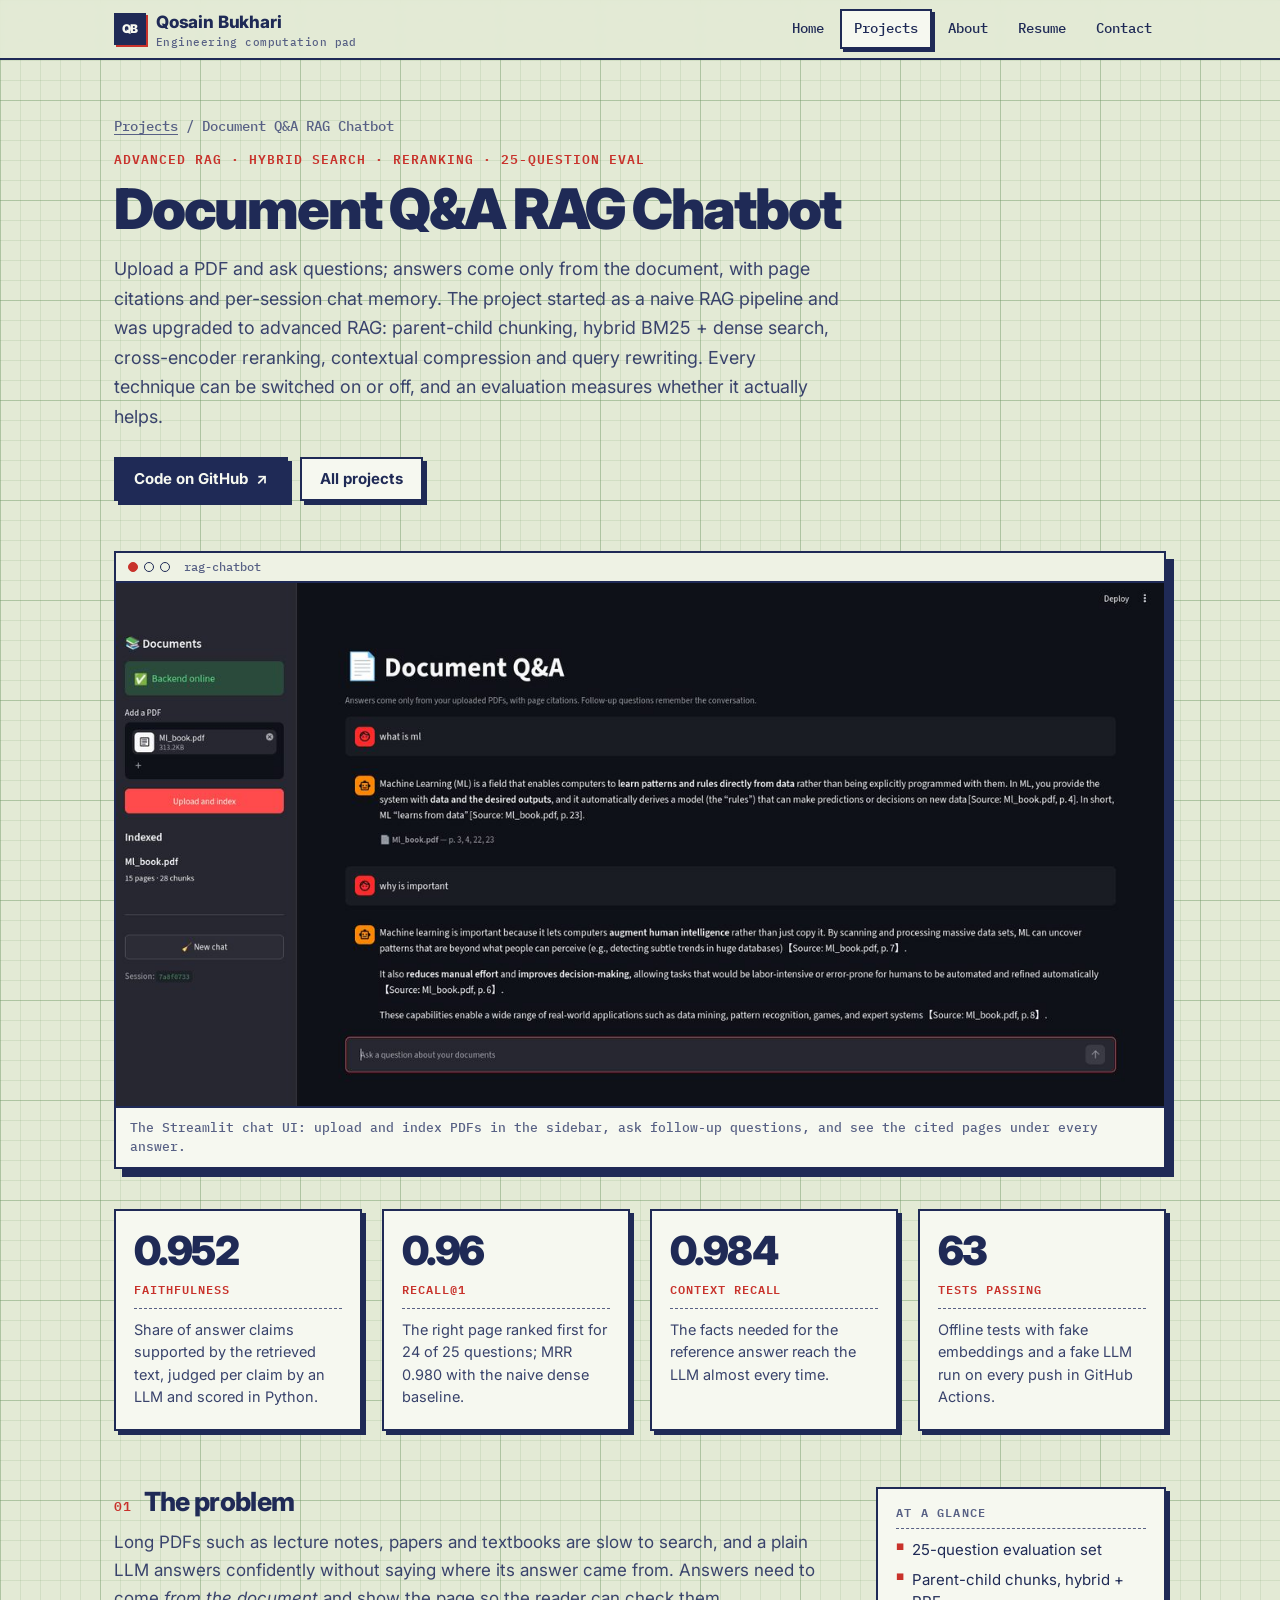
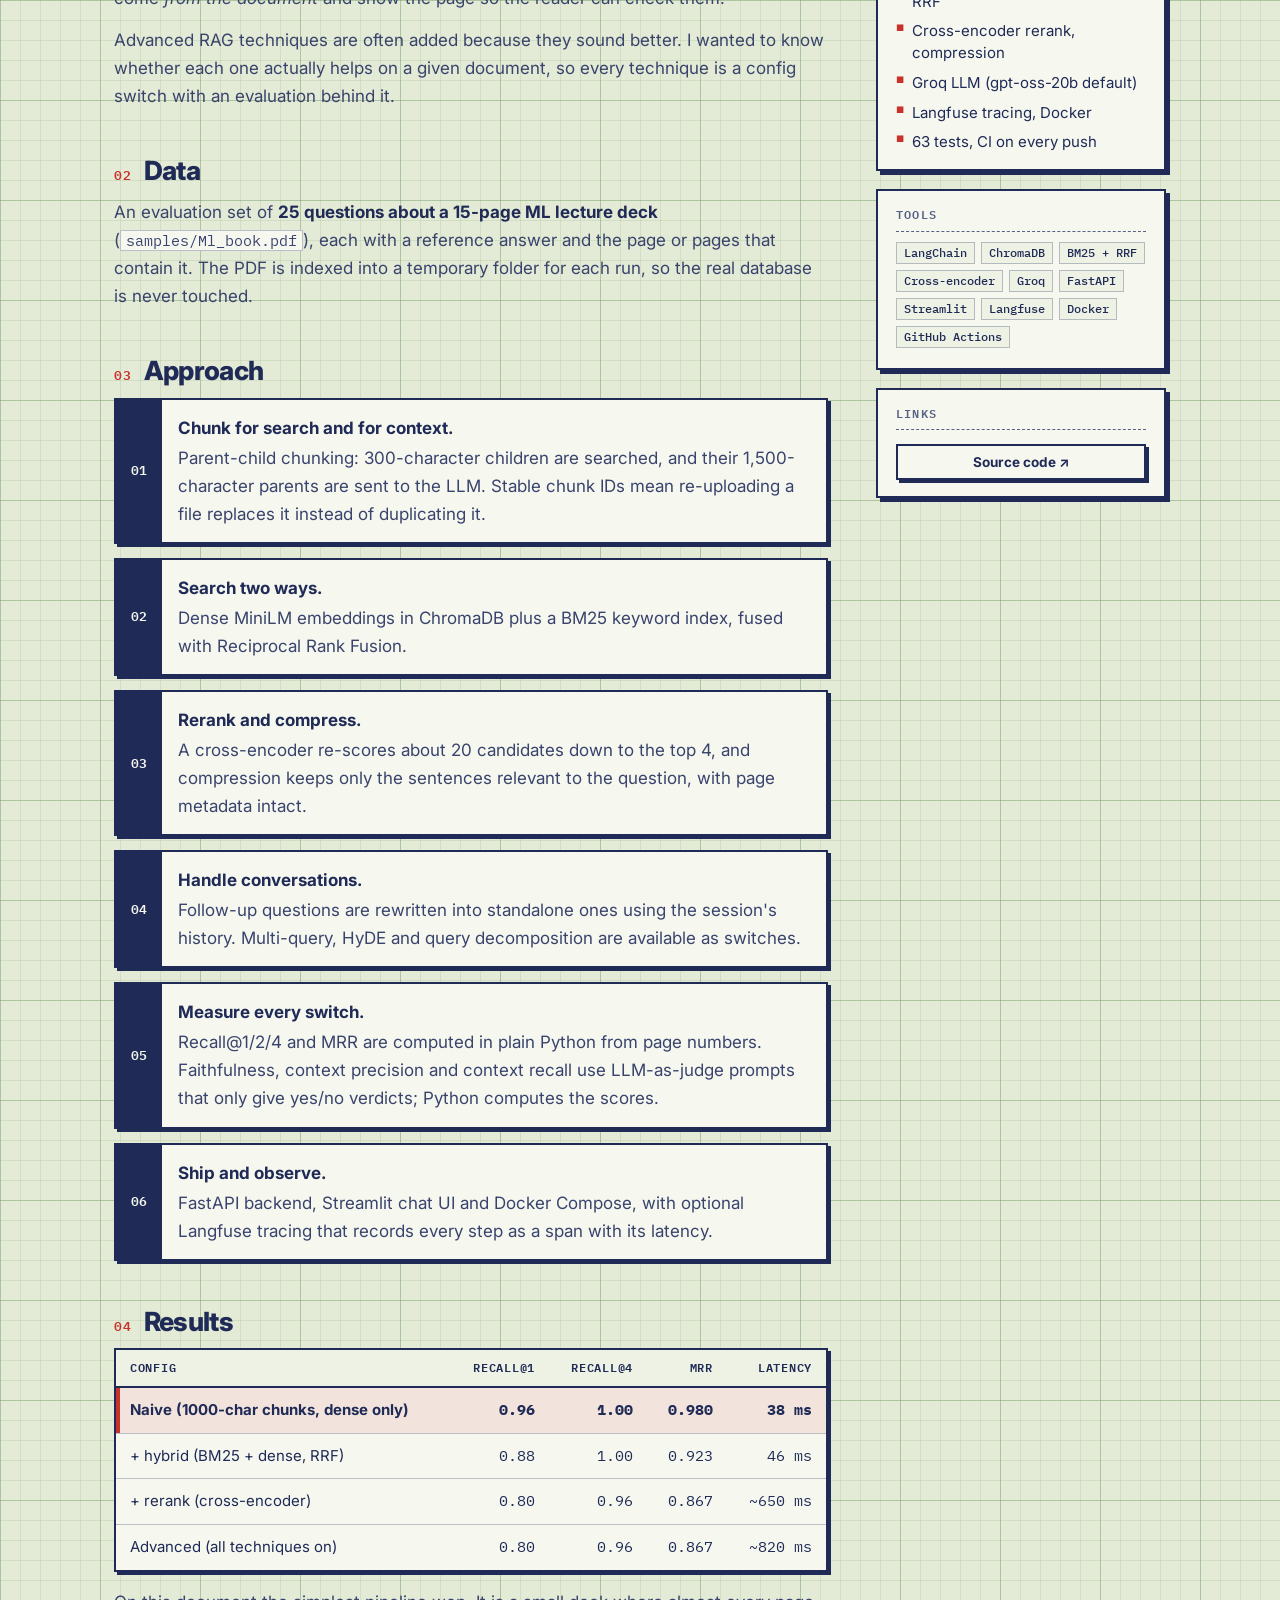
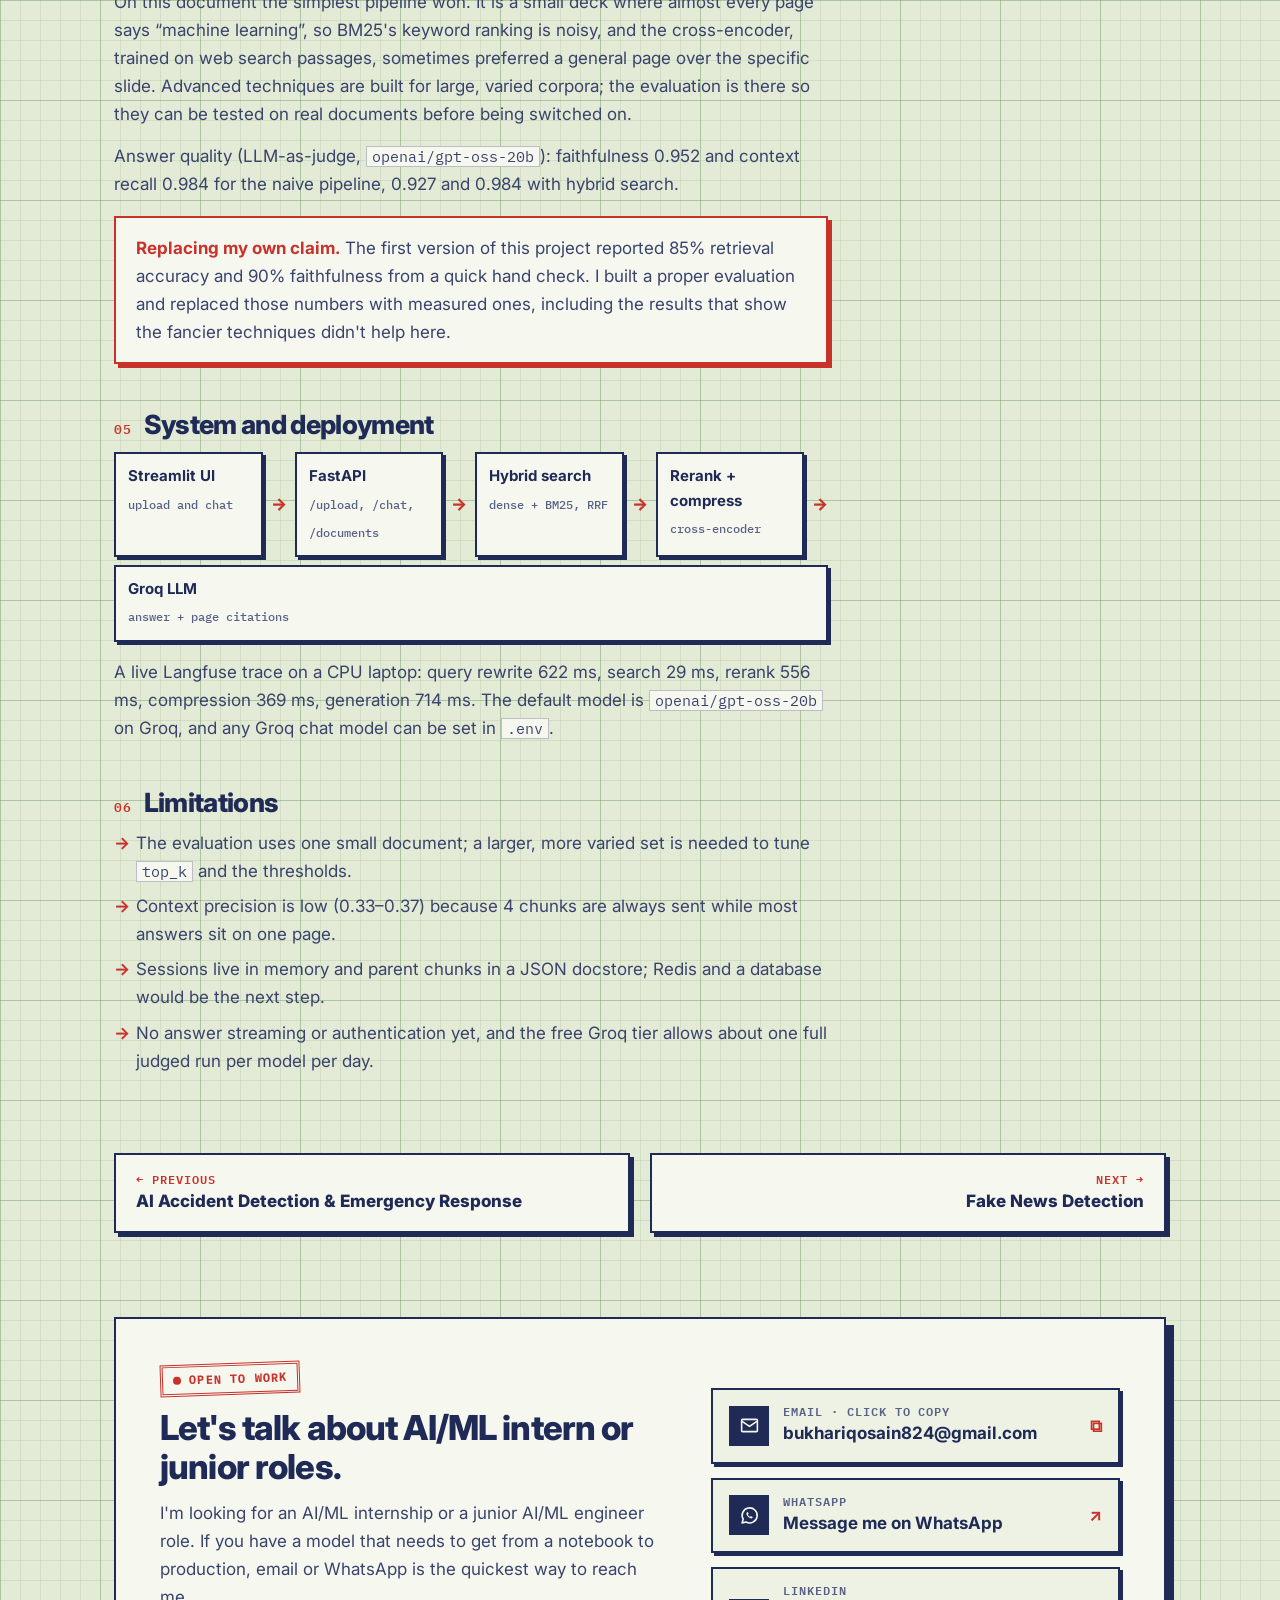
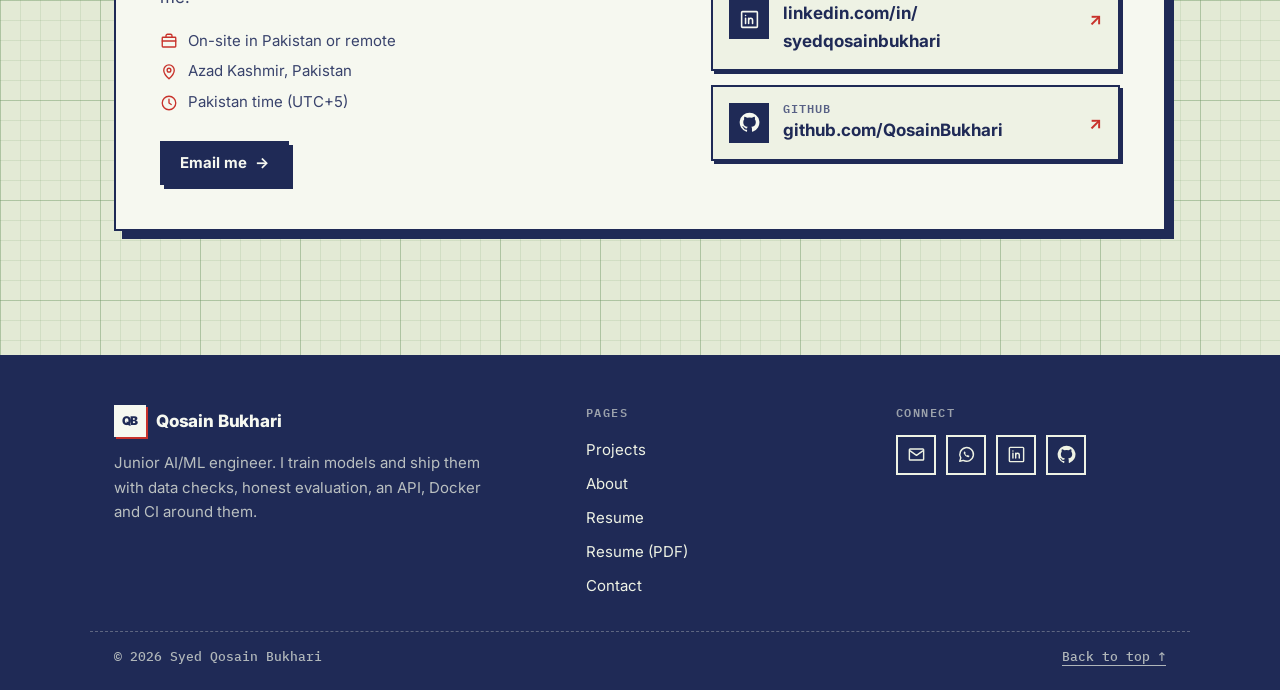
<file: projects/rag-chatbot.html>
<!DOCTYPE html>
<html lang="en">
<head>
<meta charset="UTF-8">
<meta name="viewport" content="width=device-width, initial-scale=1">
<title>Document Q&amp;A RAG Chatbot | Qosain Bukhari</title>
<meta name="description" content="Chat with your PDFs, with page citations. It started as naive RAG and was upgraded to hybrid search, reranking and compression, with every technique a config switch and measured.">
<meta name="author" content="Qosain Bukhari">
<meta name="theme-color" content="#e3ead5">
<link rel="canonical" href="https://qosainbukhari.github.io/Profolio_Qosain_Bukhari/projects/rag-chatbot.html">
<meta property="og:type" content="website">
<meta property="og:title" content="Document Q&amp;A RAG Chatbot | Qosain Bukhari">
<meta property="og:description" content="Chat with your PDFs, with page citations. It started as naive RAG and was upgraded to hybrid search, reranking and compression, with every technique a config switch and measured.">
<meta property="og:url" content="https://qosainbukhari.github.io/Profolio_Qosain_Bukhari/projects/rag-chatbot.html">
<meta property="og:image" content="https://qosainbukhari.github.io/Profolio_Qosain_Bukhari/assets/img/qosain.png">
<link rel="icon" href="data:image/svg+xml,<svg xmlns=%22http://www.w3.org/2000/svg%22 viewBox=%220 0 64 64%22><rect width=%2264%22 height=%2264%22 fill=%22%231f2a56%22/><text x=%2232%22 y=%2242%22 font-family=%22Arial%22 font-weight=%22900%22 font-size=%2226%22 fill=%22%23eef2e4%22 text-anchor=%22middle%22>QB</text></svg>">
<link rel="preconnect" href="https://fonts.googleapis.com">
<link rel="preconnect" href="https://fonts.gstatic.com" crossorigin>
<link href="https://fonts.googleapis.com/css2?family=Inter:wght@400;500;600;700;800;900&family=IBM+Plex+Mono:ital,wght@0,400;0,500;0,600;0,700;1,400&display=swap" rel="stylesheet">
<link rel="stylesheet" href="../assets/css/style.css">
</head>
<body>
<a class="skip" href="#main">Skip to content</a>
<header class="site-header">
<div class="header-in">
<a class="brand" href="../index.html"><span class="brand-mark" aria-hidden="true">QB</span><span>Qosain Bukhari<small>Engineering computation pad</small></span></a>
<button class="menu-btn" type="button" aria-expanded="false" aria-controls="main-nav" aria-label="Open menu"><span></span><span></span><span></span></button>
<nav class="nav" id="main-nav" aria-label="Main"><a href="../index.html">Home</a><a href="../projects.html" aria-current="page">Projects</a><a href="../about.html">About</a><a href="../resume.html">Resume</a><a href="../index.html#contact">Contact</a></nav>
</div>
</header>
<main id="main">
<div class="wrap">
<section class="case-hero" aria-labelledby="t">
<p class="crumbs"><a href="../projects.html">Projects</a> / Document Q&amp;A RAG Chatbot</p>
<p class="spec">advanced RAG · hybrid search · reranking · 25-question eval</p>
<h1 id="t" class="page-title">Document Q&amp;A RAG Chatbot</h1>
<p class="lede">Upload a PDF and ask questions; answers come only from the document, with page citations and per-session chat memory. The project started as a naive RAG pipeline and was upgraded to advanced RAG: parent-child chunking, hybrid BM25 + dense search, cross-encoder reranking, contextual compression and query rewriting. Every technique can be switched on or off, and an evaluation measures whether it actually helps.</p>
<div class="actions"><a class="btn primary" href="https://github.com/QosainBukhari/Document-Q-A-RAG-Chatbot" target="_blank" rel="noopener">Code on GitHub <span aria-hidden="true">↗</span></a><a class="btn" href="../projects.html">All projects</a></div>
</section>
<figure class="figure reveal"><div class="bar" aria-hidden="true"><i></i><i></i><i></i><span>rag-chatbot</span></div><img src="../assets/img/rag-chat.jpg" alt="Document Q&amp;A chat UI answering questions about an uploaded PDF, with page citations under each answer" width="1280" height="638" loading="eager" decoding="async"><figcaption>The Streamlit chat UI: upload and index PDFs in the sidebar, ask follow-up questions, and see the cited pages under every answer.</figcaption></figure>
<div class="metrics"><div class="metric reveal"><span class="num">0.952</span><span class="what">Faithfulness</span><span class="ctx">Share of answer claims supported by the retrieved text, judged per claim by an LLM and scored in Python.</span></div><div class="metric reveal"><span class="num">0.96</span><span class="what">Recall@1</span><span class="ctx">The right page ranked first for 24 of 25 questions; MRR 0.980 with the naive dense baseline.</span></div><div class="metric reveal"><span class="num">0.984</span><span class="what">Context recall</span><span class="ctx">The facts needed for the reference answer reach the LLM almost every time.</span></div><div class="metric reveal"><span class="num">63</span><span class="what">Tests passing</span><span class="ctx">Offline tests with fake embeddings and a fake LLM run on every push in GitHub Actions.</span></div></div>
<div class="case-grid">
<article class="case-body">
<h2><span class="hn">01</span>The problem</h2><p>Long PDFs such as lecture notes, papers and textbooks are slow to search, and a plain LLM answers confidently without saying where its answer came from. Answers need to come <em>from the document</em> and show the page so the reader can check them.</p><p>Advanced RAG techniques are often added because they sound better. I wanted to know whether each one actually helps on a given document, so every technique is a config switch with an evaluation behind it.</p><h2><span class="hn">02</span>Data</h2><p>An evaluation set of <strong>25 questions about a 15-page ML lecture deck</strong> (<code>samples/Ml_book.pdf</code>), each with a reference answer and the page or pages that contain it. The PDF is indexed into a temporary folder for each run, so the real database is never touched.</p><h2><span class="hn">03</span>Approach</h2><ol class="steps"><li><b>Chunk for search and for context.</b> Parent-child chunking: 300-character children are searched, and their 1,500-character parents are sent to the LLM. Stable chunk IDs mean re-uploading a file replaces it instead of duplicating it.</li><li><b>Search two ways.</b> Dense MiniLM embeddings in ChromaDB plus a BM25 keyword index, fused with Reciprocal Rank Fusion.</li><li><b>Rerank and compress.</b> A cross-encoder re-scores about 20 candidates down to the top 4, and compression keeps only the sentences relevant to the question, with page metadata intact.</li><li><b>Handle conversations.</b> Follow-up questions are rewritten into standalone ones using the session's history. Multi-query, HyDE and query decomposition are available as switches.</li><li><b>Measure every switch.</b> Recall@1/2/4 and MRR are computed in plain Python from page numbers. Faithfulness, context precision and context recall use LLM-as-judge prompts that only give yes/no verdicts; Python computes the scores.</li><li><b>Ship and observe.</b> FastAPI backend, Streamlit chat UI and Docker Compose, with optional Langfuse tracing that records every step as a span with its latency.</li></ol><h2><span class="hn">04</span>Results</h2><div class="table-wrap"><table><thead><tr><th>Config</th><th class="n">Recall@1</th><th class="n">Recall@4</th><th class="n">MRR</th><th class="n">Latency</th></tr></thead><tbody><tr class="best"><td>Naive (1000-char chunks, dense only)</td><td class="n">0.96</td><td class="n">1.00</td><td class="n">0.980</td><td class="n">38 ms</td></tr><tr><td>+ hybrid (BM25 + dense, RRF)</td><td class="n">0.88</td><td class="n">1.00</td><td class="n">0.923</td><td class="n">46 ms</td></tr><tr><td>+ rerank (cross-encoder)</td><td class="n">0.80</td><td class="n">0.96</td><td class="n">0.867</td><td class="n">~650 ms</td></tr><tr><td>Advanced (all techniques on)</td><td class="n">0.80</td><td class="n">0.96</td><td class="n">0.867</td><td class="n">~820 ms</td></tr></tbody></table></div><p>On this document the simplest pipeline won. It is a small deck where almost every page says “machine learning”, so BM25's keyword ranking is noisy, and the cross-encoder, trained on web search passages, sometimes preferred a general page over the specific slide. Advanced techniques are built for large, varied corpora; the evaluation is there so they can be tested on real documents before being switched on.</p><p>Answer quality (LLM-as-judge, <code>openai/gpt-oss-20b</code>): faithfulness 0.952 and context recall 0.984 for the naive pipeline, 0.927 and 0.984 with hybrid search.</p><div class="callout"><p><b>Replacing my own claim.</b> The first version of this project reported 85% retrieval accuracy and 90% faithfulness from a quick hand check. I built a proper evaluation and replaced those numbers with measured ones, including the results that show the fancier techniques didn't help here.</p></div><h2><span class="hn">05</span>System and deployment</h2><div class="flow"><div class="node"><b>Streamlit UI</b><span>upload and chat</span></div><span class="sep" aria-hidden="true">→</span><div class="node"><b>FastAPI</b><span>/upload, /chat, /documents</span></div><span class="sep" aria-hidden="true">→</span><div class="node"><b>Hybrid search</b><span>dense + BM25, RRF</span></div><span class="sep" aria-hidden="true">→</span><div class="node"><b>Rerank + compress</b><span>cross-encoder</span></div><span class="sep" aria-hidden="true">→</span><div class="node"><b>Groq LLM</b><span>answer + page citations</span></div></div><p>A live Langfuse trace on a CPU laptop: query rewrite 622 ms, search 29 ms, rerank 556 ms, compression 369 ms, generation 714 ms. The default model is <code>openai/gpt-oss-20b</code> on Groq, and any Groq chat model can be set in <code>.env</code>.</p><h2><span class="hn">06</span>Limitations</h2><ul><li>The evaluation uses one small document; a larger, more varied set is needed to tune <code>top_k</code> and the thresholds.</li><li>Context precision is low (0.33–0.37) because 4 chunks are always sent while most answers sit on one page.</li><li>Sessions live in memory and parent chunks in a JSON docstore; Redis and a database would be the next step.</li><li>No answer streaming or authentication yet, and the free Groq tier allows about one full judged run per model per day.</li></ul>
</article>
<aside class="aside" aria-label="Project facts"><div class="box"><h3>At a glance</h3><ul><li>25-question evaluation set</li><li>Parent-child chunks, hybrid + RRF</li><li>Cross-encoder rerank, compression</li><li>Groq LLM (gpt-oss-20b default)</li><li>Langfuse tracing, Docker</li><li>63 tests, CI on every push</li></ul></div><div class="box"><h3>Tools</h3><ul class="badges"><li>LangChain</li><li>ChromaDB</li><li>BM25 + RRF</li><li>Cross-encoder</li><li>Groq</li><li>FastAPI</li><li>Streamlit</li><li>Langfuse</li><li>Docker</li><li>GitHub Actions</li></ul></div><div class="box"><h3>Links</h3><a class="btn sm" href="https://github.com/QosainBukhari/Document-Q-A-RAG-Chatbot" target="_blank" rel="noopener">Source code ↗</a></div></aside>
</div>
<nav class="pager" aria-label="More projects">
<a href="accident-detection.html"><small>← Previous</small>AI Accident Detection &amp; Emergency Response</a>
<a class="next" href="fake-news-detection.html"><small>Next →</small>Fake News Detection</a>
</nav>
</div>
<section class="section" id="contact" aria-labelledby="contact-title">
<div class="wrap">
<div class="contact reveal">
<div>
<span class="status">Open to work</span>
<h2 id="contact-title">Let's talk about AI/ML intern or junior roles.</h2>
<p>I'm looking for an AI/ML internship or a junior AI/ML engineer role. If you have a model that needs to get from a notebook to production, email or WhatsApp is the quickest way to reach me.</p>
<ul class="contact-meta">
<li><svg viewBox="0 0 24 24" fill="none" stroke="currentColor" stroke-width="1.8" stroke-linecap="round" stroke-linejoin="round" aria-hidden="true"><rect x="3" y="7" width="18" height="13" rx="1"/><path d="M8 7V5a2 2 0 0 1 2-2h4a2 2 0 0 1 2 2v2M3 12h18"/></svg>On-site in Pakistan or remote</li>
<li><svg viewBox="0 0 24 24" fill="none" stroke="currentColor" stroke-width="1.8" stroke-linecap="round" stroke-linejoin="round" aria-hidden="true"><path d="M12 21s-7-6.2-7-11.5a7 7 0 0 1 14 0C19 14.8 12 21 12 21z"/><circle cx="12" cy="9.5" r="2.5"/></svg>Azad Kashmir, Pakistan</li>
<li><svg viewBox="0 0 24 24" fill="none" stroke="currentColor" stroke-width="1.8" stroke-linecap="round" stroke-linejoin="round" aria-hidden="true"><circle cx="12" cy="12" r="9"/><path d="M12 7v5l3 2"/></svg>Pakistan time (UTC+5)</li>
</ul>
<div class="actions">
<a class="btn primary" href="mailto:bukhariqosain824@gmail.com">Email me <span class="arrow" aria-hidden="true">→</span></a>
</div>
</div>
<ul class="contact-list">
<li><button class="c-item" type="button" data-copy="bukhariqosain824@gmail.com"><span class="c-ic"><svg viewBox="0 0 24 24" fill="none" stroke="currentColor" stroke-width="1.8" stroke-linecap="round" stroke-linejoin="round" aria-hidden="true"><rect x="3" y="5" width="18" height="14" rx="1"/><path d="m4 7.5 8 5.5 8-5.5"/></svg></span><span class="c-txt"><span class="k">Email · click to copy</span><span class="v">bukhariqosain824@gmail.com</span></span><span class="c-go" aria-hidden="true">⧉</span></button></li>
<li><a class="c-item" href="https://wa.me/923378624851?text=Hi%20Qosain%2C%20I%20saw%20your%20portfolio.%20Are%20you%20available%20for%20a%20quick%20chat%3F" target="_blank" rel="noopener"><span class="c-ic"><svg viewBox="0 0 24 24" fill="none" stroke="currentColor" stroke-width="1.8" stroke-linecap="round" stroke-linejoin="round" aria-hidden="true"><path d="M3.5 20.5l1.3-4.2A8.6 8.6 0 1 1 8 19.4z"/><path d="M9 8.6c.2-.5.7-.6 1-.4l.9 1.6c.1.3 0 .6-.2.8l-.5.5c.5 1 1.3 1.9 2.4 2.4l.5-.5c.2-.2.5-.3.8-.2l1.6.9c.3.2.3.7-.1 1-.6.6-1.5.8-2.3.5a8 8 0 0 1-4.5-4.4c-.3-.8-.1-1.6.4-2.2z" fill="currentColor" stroke="none"/></svg></span><span class="c-txt"><span class="k">WhatsApp</span><span class="v">Message me on WhatsApp</span></span><span class="c-go" aria-hidden="true">↗</span></a></li>
<li><a class="c-item" href="https://www.linkedin.com/in/syedqosainbukhari/" target="_blank" rel="noopener"><span class="c-ic"><svg viewBox="0 0 24 24" fill="none" stroke="currentColor" stroke-width="1.8" stroke-linecap="round" stroke-linejoin="round" aria-hidden="true"><rect x="3" y="3" width="18" height="18" rx="1"/><path d="M7.5 10.5V16.5M7.5 7.5v.01M11 16.5v-6M11 13.2c0-1.6 1-2.7 2.4-2.7s2.1 1 2.1 2.6v3.4"/></svg></span><span class="c-txt"><span class="k">LinkedIn</span><span class="v">linkedin.com/in/<wbr>syedqosainbukhari</span></span><span class="c-go" aria-hidden="true">↗</span></a></li>
<li><a class="c-item" href="https://github.com/QosainBukhari" target="_blank" rel="noopener"><span class="c-ic"><svg viewBox="0 0 24 24" fill="currentColor" aria-hidden="true"><path d="M12 .8a11.2 11.2 0 0 0-3.54 21.83c.56.1.77-.24.77-.54v-1.9c-3.12.68-3.78-1.5-3.78-1.5-.51-1.3-1.25-1.64-1.25-1.64-1.02-.7.08-.68.08-.68 1.13.08 1.72 1.16 1.72 1.16 1 1.72 2.63 1.22 3.27.93.1-.73.39-1.22.71-1.5-2.49-.28-5.11-1.25-5.11-5.55 0-1.22.44-2.22 1.16-3.01-.12-.29-.5-1.43.11-2.98 0 0 .94-.3 3.09 1.15a10.7 10.7 0 0 1 5.62 0c2.14-1.45 3.08-1.15 3.08-1.15.62 1.55.23 2.69.11 2.98.72.79 1.16 1.79 1.16 3.01 0 4.31-2.63 5.26-5.13 5.54.4.35.76 1.03.76 2.08v3.08c0 .3.2.65.78.54A11.2 11.2 0 0 0 12 .8z"/></svg></span><span class="c-txt"><span class="k">GitHub</span><span class="v">github.com/QosainBukhari</span></span><span class="c-go" aria-hidden="true">↗</span></a></li>
</ul>
</div>
</div>
</section>
</main>
<footer class="site-footer">
<div class="footer-in">
<div class="footer-brand">
<a class="brand" href="../index.html"><span class="brand-mark" aria-hidden="true">QB</span>Qosain Bukhari</a>
<p>Junior AI/ML engineer. I train models and ship them with data checks, honest evaluation, an API, Docker and CI around them.</p>
</div>
<nav aria-labelledby="f-pages"><h2 id="f-pages">Pages</h2><ul class="footer-links"><li><a href="../projects.html">Projects</a></li><li><a href="../about.html">About</a></li><li><a href="../resume.html">Resume</a></li><li><a href="../Qosain_Bukhari_Resume.pdf" target="_blank" rel="noopener">Resume (PDF)</a></li><li><a href="../index.html#contact">Contact</a></li></ul></nav>
<div><h2>Connect</h2><ul class="socials">
<li><a href="mailto:bukhariqosain824@gmail.com" aria-label="Email"><svg viewBox="0 0 24 24" fill="none" stroke="currentColor" stroke-width="1.8" stroke-linecap="round" stroke-linejoin="round" aria-hidden="true"><rect x="3" y="5" width="18" height="14" rx="1"/><path d="m4 7.5 8 5.5 8-5.5"/></svg></a></li>
<li><a href="https://wa.me/923378624851?text=Hi%20Qosain%2C%20I%20saw%20your%20portfolio.%20Are%20you%20available%20for%20a%20quick%20chat%3F" target="_blank" rel="noopener" aria-label="WhatsApp"><svg viewBox="0 0 24 24" fill="none" stroke="currentColor" stroke-width="1.8" stroke-linecap="round" stroke-linejoin="round" aria-hidden="true"><path d="M3.5 20.5l1.3-4.2A8.6 8.6 0 1 1 8 19.4z"/><path d="M9 8.6c.2-.5.7-.6 1-.4l.9 1.6c.1.3 0 .6-.2.8l-.5.5c.5 1 1.3 1.9 2.4 2.4l.5-.5c.2-.2.5-.3.8-.2l1.6.9c.3.2.3.7-.1 1-.6.6-1.5.8-2.3.5a8 8 0 0 1-4.5-4.4c-.3-.8-.1-1.6.4-2.2z" fill="currentColor" stroke="none"/></svg></a></li>
<li><a href="https://www.linkedin.com/in/syedqosainbukhari/" target="_blank" rel="noopener" aria-label="LinkedIn"><svg viewBox="0 0 24 24" fill="none" stroke="currentColor" stroke-width="1.8" stroke-linecap="round" stroke-linejoin="round" aria-hidden="true"><rect x="3" y="3" width="18" height="18" rx="1"/><path d="M7.5 10.5V16.5M7.5 7.5v.01M11 16.5v-6M11 13.2c0-1.6 1-2.7 2.4-2.7s2.1 1 2.1 2.6v3.4"/></svg></a></li>
<li><a href="https://github.com/QosainBukhari" target="_blank" rel="noopener" aria-label="GitHub"><svg viewBox="0 0 24 24" fill="currentColor" aria-hidden="true"><path d="M12 .8a11.2 11.2 0 0 0-3.54 21.83c.56.1.77-.24.77-.54v-1.9c-3.12.68-3.78-1.5-3.78-1.5-.51-1.3-1.25-1.64-1.25-1.64-1.02-.7.08-.68.08-.68 1.13.08 1.72 1.16 1.72 1.16 1 1.72 2.63 1.22 3.27.93.1-.73.39-1.22.71-1.5-2.49-.28-5.11-1.25-5.11-5.55 0-1.22.44-2.22 1.16-3.01-.12-.29-.5-1.43.11-2.98 0 0 .94-.3 3.09 1.15a10.7 10.7 0 0 1 5.62 0c2.14-1.45 3.08-1.15 3.08-1.15.62 1.55.23 2.69.11 2.98.72.79 1.16 1.79 1.16 3.01 0 4.31-2.63 5.26-5.13 5.54.4.35.76 1.03.76 2.08v3.08c0 .3.2.65.78.54A11.2 11.2 0 0 0 12 .8z"/></svg></a></li>
</ul></div>
</div>
<div class="footer-bottom"><span>© <span id="year">2026</span> Syed Qosain Bukhari</span><a href="#main">Back to top ↑</a></div>
</footer>
<div class="toast" id="toast" role="status" aria-live="polite"></div>
<script src="../assets/js/site.js" defer></script>
</body>
</html>
</file>
<file: assets/css/style.css>
/* ============================================================
   Qosain Bukhari portfolio
   Retro engineering computation pad: green graph paper, navy ink,
   red marker accents and hard offset shadows.
   Type: Inter (headings + body), IBM Plex Mono (labels and numbers).
   ============================================================ */

:root {
  --paper: #e3ead5;
  --paper-2: #eef2e4;
  --paper-3: #f6f8f0;
  --grid-minor: rgba(120, 160, 110, 0.17);
  --grid-major: rgba(110, 150, 100, 0.36);
  --ink: #1f2a56;
  --ink-soft: #39436c;
  --ink-mute: #586185;
  --line: rgba(31, 42, 86, 0.28);
  --red: #c8322b;
  --red-soft: rgba(200, 50, 43, 0.1);
  --green: #2f7a4a;

  --f-head: 'Inter', 'Helvetica Neue', Arial, sans-serif;
  --f-mono: 'IBM Plex Mono', ui-monospace, Menlo, Consolas, monospace;

  --shadow: 4px 4px 0 var(--ink);
  --shadow-sm: 3px 3px 0 var(--ink);
  --shadow-lg: 8px 8px 0 var(--ink);
  --maxw: 1100px;
  --bar-h: 60px;
}

*, *::before, *::after { box-sizing: border-box; margin: 0; padding: 0; }
html { scroll-behavior: smooth; scroll-padding-top: calc(var(--bar-h) + 20px); -webkit-text-size-adjust: 100%; }
body {
  font: 1.0625rem/1.65 var(--f-head);
  color: var(--ink);
  background-color: var(--paper);
  background-image:
    linear-gradient(var(--grid-major) 1px, transparent 1px),
    linear-gradient(90deg, var(--grid-major) 1px, transparent 1px),
    linear-gradient(var(--grid-minor) 1px, transparent 1px),
    linear-gradient(90deg, var(--grid-minor) 1px, transparent 1px);
  background-size: 100px 100px, 100px 100px, 20px 20px, 20px 20px;
  -webkit-font-smoothing: antialiased;
}
img { max-width: 100%; height: auto; display: block; }
a { color: inherit; }
ul, ol { list-style: none; }
strong, b { font-weight: 700; color: var(--ink); }
code { font-family: var(--f-mono); font-size: .88em; background: var(--paper-3); border: 1px solid var(--line); padding: 0 5px; }
::selection { background: var(--ink); color: var(--paper); }
:focus-visible { outline: 3px solid var(--red); outline-offset: 3px; }
[hidden] { display: none !important; }
.sr-only { position: absolute; width: 1px; height: 1px; overflow: hidden; clip: rect(0 0 0 0); white-space: nowrap; }

.skip { position: absolute; left: 12px; top: -80px; z-index: 100; background: var(--ink); color: var(--paper); padding: 8px 14px; font-weight: 700; }
.skip:focus { top: 10px; }

.wrap { max-width: var(--maxw); margin: 0 auto; padding: 0 24px; }
.narrow { max-width: 820px; }

/* ---------- Header ---------- */
.site-header {
  position: sticky; top: 0; z-index: 50; height: var(--bar-h);
  background: rgba(227, 234, 213, 0.94); backdrop-filter: blur(4px);
  border-bottom: 2px solid var(--ink);
}
.header-in { max-width: var(--maxw); margin: 0 auto; padding: 0 24px; height: 100%; display: flex; align-items: center; justify-content: space-between; gap: 16px; }
.brand { display: inline-flex; align-items: center; gap: 10px; text-decoration: none; font-weight: 800; font-size: 17px; letter-spacing: -0.01em; }
.brand-mark {
  position: relative; display: inline-grid; place-items: center; width: 32px; height: 32px;
  border: 2px solid var(--ink); background: var(--ink); color: var(--paper-3);
  font-weight: 900; font-size: 12px; box-shadow: 2px 2px 0 var(--red);
}
.brand small { display: block; font: 500 11px/1.2 var(--f-mono); color: var(--ink-mute); letter-spacing: .04em; }
.nav { display: flex; align-items: center; gap: 2px; }
.nav a { font-family: var(--f-mono); font-size: 14px; font-weight: 500; text-decoration: none; padding: 6px 12px; border: 2px solid transparent; }
.nav a:hover { border-color: var(--ink); background: var(--paper-3); }
.nav a[aria-current="page"] { border-color: var(--ink); background: var(--paper-3); box-shadow: var(--shadow-sm); }
.menu-btn { display: none; background: var(--paper-3); border: 2px solid var(--ink); width: 42px; height: 36px; cursor: pointer; padding: 7px 8px; }
.menu-btn span { display: block; height: 2px; background: var(--ink); margin: 4px 0; transition: transform .2s, opacity .2s; }
.menu-btn[aria-expanded="true"] span:nth-child(1) { transform: translateY(6px) rotate(45deg); }
.menu-btn[aria-expanded="true"] span:nth-child(2) { opacity: 0; }
.menu-btn[aria-expanded="true"] span:nth-child(3) { transform: translateY(-6px) rotate(-45deg); }

/* ---------- Type ---------- */
.eyebrow {
  display: inline-flex; align-items: center; gap: 8px;
  font: 600 12.5px/1.4 var(--f-mono); letter-spacing: .12em; text-transform: uppercase; color: var(--red);
}
.eyebrow::before { content: ""; width: 18px; height: 2px; background: var(--red); }
h1, h2, h3 { font-family: var(--f-head); letter-spacing: -0.025em; line-height: 1.12; color: var(--ink); }
h2 { font-size: clamp(1.6rem, 3vw, 2.15rem); font-weight: 800; }
h3 { font-size: 1.28rem; font-weight: 800; letter-spacing: -0.015em; }
.page-title { font-size: clamp(2.3rem, 5.2vw, 3.5rem); font-weight: 900; letter-spacing: -0.04em; margin: 12px 0 16px; line-height: 1.02; }
.lede { font-size: 1.12rem; color: var(--ink-soft); max-width: 66ch; }
.muted { color: var(--ink-soft); }
.mono { font-family: var(--f-mono); }

/* ---------- Buttons ---------- */
.actions { display: flex; flex-wrap: wrap; gap: 12px; margin-top: 26px; }
.btn {
  display: inline-flex; align-items: center; gap: 8px; justify-content: center;
  font: 700 15px/1.2 var(--f-head); text-decoration: none; color: var(--ink);
  padding: 11px 18px; background: var(--paper-3); border: 2px solid var(--ink); box-shadow: var(--shadow);
  cursor: pointer; transition: transform .12s ease, box-shadow .12s ease, background .12s;
}
.btn:hover { transform: translate(-1px, -1px); box-shadow: 5px 5px 0 var(--ink); }
.btn:active { transform: translate(4px, 4px); box-shadow: 0 0 0 var(--ink); }
.btn.primary { background: var(--ink); color: var(--paper-3); }
.btn.sm { font-size: 13.5px; padding: 8px 14px; box-shadow: var(--shadow-sm); }
.arrow { transition: transform .15s; }
.btn:hover .arrow, a:hover > .arrow { transform: translateX(3px); }

/* ---------- Sections ---------- */
.section { padding: 84px 0; }
.section.tight { padding-top: 56px; }
.section-head { display: flex; align-items: flex-end; justify-content: space-between; gap: 24px 40px; flex-wrap: wrap; margin-bottom: 34px; }
.section-head h2 { margin-top: 10px; }
.section-head > p { color: var(--ink-soft); max-width: 46ch; }
.band { border-top: 2px solid var(--ink); border-bottom: 2px solid var(--ink); background: rgba(238, 242, 228, .72); }

/* ---------- Hero ---------- */
.hero { padding: 72px 0 84px; border-bottom: 2px solid var(--ink); }
.hero-in { display: grid; grid-template-columns: 1.35fr 1fr; gap: 56px; align-items: center; }
.hero h1 { font-size: clamp(3.4rem, 8.4vw, 6.6rem); font-weight: 900; letter-spacing: -0.05em; line-height: .92; margin: 18px 0 16px; }
.hero .role { font-size: clamp(1.3rem, 2.3vw, 1.7rem); font-weight: 800; letter-spacing: -0.02em; color: var(--ink-soft); }
.focus { font: 500 15px/1.6 var(--f-mono); margin: 14px 0 18px; }
.focus span { color: var(--red); padding: 0 4px; }
.hero .lede { max-width: 54ch; }
.hero-meta { display: flex; gap: 10px; align-items: flex-start; margin-top: 26px; font: 500 13.5px/1.6 var(--f-mono); color: var(--ink-mute); max-width: 60ch; }
.pulse { flex: none; width: 9px; height: 9px; border-radius: 50%; background: var(--red); margin-top: 6px; animation: pulse 2s infinite; }
@keyframes pulse { 0% { box-shadow: 0 0 0 0 rgba(200,50,43,.5); } 70% { box-shadow: 0 0 0 8px rgba(200,50,43,0); } 100% { box-shadow: 0 0 0 0 rgba(200,50,43,0); } }

.portrait { justify-self: center; width: 100%; max-width: 380px; }
.portrait-frame { position: relative; background: var(--paper-3); border: 2px solid var(--ink); box-shadow: var(--shadow-lg); transform: rotate(1.5deg); padding: 14px 14px 0; }
.portrait-frame img { width: 100%; }
.tape { position: absolute; top: -12px; width: 86px; height: 24px; background: rgba(240, 232, 190, .85); border: 1px solid rgba(31,42,86,.15); }
.tape.l { left: -18px; transform: rotate(-32deg); }
.tape.r { right: -18px; transform: rotate(30deg); }
.bbox { position: absolute; left: 21%; right: 21%; top: 12%; height: 50%; border: 2px dashed var(--red); }
.bbox::before, .bbox::after { content: ""; position: absolute; width: 16px; height: 16px; border: solid var(--red); }
.bbox::before { top: -4px; left: -4px; border-width: 4px 0 0 4px; }
.bbox::after { bottom: -4px; right: -4px; border-width: 0 4px 4px 0; }
.bbox span { position: absolute; top: -24px; left: -2px; font: 600 11px/1 var(--f-mono); background: var(--red); color: #fff; padding: 5px 6px; white-space: nowrap; }
.portrait figcaption { font: italic 12px/1.5 var(--f-mono); color: var(--ink-mute); text-align: center; margin-top: 20px; }

/* ---------- Metrics ---------- */
.metrics { display: grid; grid-template-columns: repeat(4, 1fr); gap: 20px; }
.metric { display: flex; flex-direction: column; background: var(--paper-3); border: 2px solid var(--ink); box-shadow: var(--shadow); padding: 20px 18px; }
.metric .num { font: 900 2.5rem/1 var(--f-head); letter-spacing: -0.04em; }
.metric .what { font: 600 12px/1.4 var(--f-mono); text-transform: uppercase; letter-spacing: .08em; color: var(--red); margin: 10px 0 10px; padding-bottom: 10px; border-bottom: 1px dashed var(--ink-mute); }
.metric .ctx { font-size: 14.5px; line-height: 1.55; color: var(--ink-soft); }

/* ---------- Project cards ---------- */
.grid-3 { display: grid; grid-template-columns: repeat(3, 1fr); gap: 26px; }
.grid-2 { display: grid; grid-template-columns: repeat(2, 1fr); gap: 28px; }
.pcard { display: flex; flex-direction: column; background: var(--paper-3); border: 2px solid var(--ink); box-shadow: var(--shadow); transition: transform .15s, box-shadow .15s; }
.pcard:hover { transform: translate(-2px, -2px); box-shadow: 6px 6px 0 var(--ink); }
.shot { position: relative; aspect-ratio: 16 / 10; overflow: hidden; border-bottom: 2px solid var(--ink); background: var(--paper-2); }
.shot img { width: 100%; height: 100%; object-fit: cover; object-position: top center; }
.shot .tag { position: absolute; top: 12px; right: 12px; font: 600 11.5px/1 var(--f-mono); text-transform: uppercase; letter-spacing: .08em; background: var(--paper-3); border: 2px solid var(--ink); padding: 6px 8px; box-shadow: 2px 2px 0 var(--ink); }
.shot .tag.live { color: var(--red); border-color: var(--red); box-shadow: 2px 2px 0 var(--red); }
.shot .pno { position: absolute; top: 12px; left: 12px; font: 600 11.5px/1 var(--f-mono); background: var(--ink); color: var(--paper-3); padding: 6px 8px; }
.schematic { height: 100%; display: flex; flex-wrap: wrap; align-items: center; justify-content: center; align-content: center; gap: 8px 6px; padding: 44px 22px 22px; }
.schematic span { font: 600 12px/1.3 var(--f-mono); border: 2px solid var(--ink); background: var(--paper-3); padding: 8px 10px; box-shadow: 2px 2px 0 var(--ink); }
.schematic i { font-style: normal; color: var(--red); font-weight: 700; }
.pbody { display: flex; flex-direction: column; flex: 1; padding: 20px 22px 22px; }
.spec { font: 500 12.5px/1.5 var(--f-mono); color: var(--ink-mute); margin-bottom: 8px; }
.pbody h3 a { text-decoration: none; }
.pbody h3 a:hover { text-decoration: underline; text-decoration-color: var(--red); text-underline-offset: 4px; }
.pbody > p { color: var(--ink-soft); font-size: 15.5px; margin: 8px 0 14px; }
.chips { display: flex; flex-wrap: wrap; gap: 8px; margin-bottom: 14px; }
.chips li { font-size: 13.5px; border: 1.5px solid var(--ink); background: var(--paper); padding: 3px 9px; }
.chips b { color: var(--red); font-family: var(--f-mono); }
.badges { display: flex; flex-wrap: wrap; gap: 6px; margin-bottom: 18px; }
.badges li { font: 500 12px/1.5 var(--f-mono); border: 1px solid var(--line); padding: 1px 7px; background: var(--paper-2); }
.plinks { margin-top: auto; padding-top: 14px; border-top: 1px dashed var(--ink-mute); display: flex; flex-wrap: wrap; align-items: center; gap: 8px 18px; }
.plinks a { font: 600 14px/1.4 var(--f-mono); text-decoration: underline; text-decoration-color: var(--red); text-underline-offset: 4px; }
.plinks a:hover { color: var(--red); }
.plinks .case { margin-left: auto; text-decoration: none; border: 2px solid var(--ink); background: var(--ink); color: var(--paper-3); padding: 6px 12px; box-shadow: 2px 2px 0 var(--red); }
.plinks .case:hover { color: var(--paper-3); }

/* filter bar */
.filter-bar { display: flex; align-items: center; justify-content: space-between; flex-wrap: wrap; gap: 14px; margin: 34px 0 26px; }
.filters { display: flex; flex-wrap: wrap; gap: 8px; }
.filters button { font: 600 13.5px/1 var(--f-mono); color: var(--ink); background: var(--paper-3); border: 2px solid var(--ink); padding: 9px 12px; cursor: pointer; }
.filters button:hover { background: var(--paper); }
.filters button[aria-pressed="true"] { background: var(--ink); color: var(--paper-3); box-shadow: 3px 3px 0 var(--red); }
.count { font: 500 13.5px/1 var(--f-mono); color: var(--ink-mute); }

.more-list { display: grid; grid-template-columns: repeat(3, 1fr); border-top: 2px solid var(--ink); border-left: 2px solid var(--ink); margin-top: 16px; }
.more-list li { border-right: 2px solid var(--ink); border-bottom: 2px solid var(--ink); }
.more-list a { display: block; height: 100%; padding: 14px 16px; text-decoration: none; background: rgba(246, 248, 240, .7); transition: background .12s, color .12s; }
.more-list a:hover { background: var(--ink); color: var(--paper-3); }
.more-list a:hover em { color: var(--paper); }
.more-list span { display: block; font-weight: 700; font-size: 15px; }
.more-list em { font: normal 12.5px/1.4 var(--f-mono); color: var(--ink-mute); }

/* ---------- About panel / facts ---------- */
.split { display: grid; grid-template-columns: 1.1fr 1fr; gap: 48px; align-items: start; }
.about-panel { background: var(--paper-3); border: 2px solid var(--ink); box-shadow: var(--shadow-lg); padding: 40px; }
.about-panel h2 { margin: 10px 0 14px; }
.facts { display: grid; grid-template-columns: 1fr 1fr; gap: 14px; }
.facts > div { border: 2px solid var(--ink); background: var(--paper-2); padding: 14px 16px; }
.facts dt { display: flex; align-items: center; gap: 8px; font: 600 12px/1.3 var(--f-mono); text-transform: uppercase; letter-spacing: .08em; color: var(--ink-mute); margin-bottom: 8px; }
.facts dd { font-weight: 700; font-size: 15px; line-height: 1.45; }
.f-ic { display: inline-grid; place-items: center; width: 26px; height: 26px; border: 1.5px solid var(--ink); background: var(--paper-3); color: var(--red); }
.f-ic svg { width: 15px; height: 15px; }
.link-list { display: flex; flex-wrap: wrap; gap: 4px 14px; }
.link-list a { text-decoration: underline; text-decoration-color: var(--red); text-underline-offset: 3px; }

.prose p { color: var(--ink-soft); margin-bottom: 16px; }
.prose p:last-child { margin-bottom: 0; }

.principles { display: grid; grid-template-columns: repeat(2, 1fr); gap: 20px; }
.principle { border: 2px solid var(--ink); background: var(--paper-3); box-shadow: var(--shadow); padding: 20px 22px; }
.principle .n { font: 600 12px/1 var(--f-mono); color: var(--red); }
.principle h3 { margin: 8px 0 6px; font-size: 1.12rem; }
.principle p { color: var(--ink-soft); font-size: 15px; }

.timeline { border-left: 2px solid var(--ink); margin-left: 7px; }
.entry { display: grid; grid-template-columns: 160px 1fr; gap: 24px; padding: 0 0 34px 30px; position: relative; }
.entry:last-child { padding-bottom: 4px; }
.entry::before { content: ""; position: absolute; left: -9px; top: 6px; width: 16px; height: 16px; background: var(--paper-3); border: 2px solid var(--ink); }
.entry:first-child::before { background: var(--red); border-color: var(--red); }
.entry .date { font: 600 13px/1.6 var(--f-mono); color: var(--ink-mute); padding-top: 2px; }
.entry h3 { font-size: 1.2rem; }
.entry .org { font-weight: 600; color: var(--ink-soft); margin: 2px 0 10px; }
.entry p { color: var(--ink-soft); }

.ticks { display: grid; gap: 7px; }
.ticks li { position: relative; padding-left: 22px; color: var(--ink-soft); font-size: 15.5px; }
.ticks li::before { content: "→"; position: absolute; left: 0; color: var(--red); font-weight: 700; }

.cards-2 { display: grid; grid-template-columns: repeat(2, 1fr); gap: 14px; }
.mini { border: 2px solid var(--ink); background: var(--paper-3); padding: 13px 15px; }
.mini span { display: block; font-weight: 700; }
.mini em { font: normal 12.5px/1.4 var(--f-mono); color: var(--ink-mute); }

.skills { display: grid; grid-template-columns: repeat(2, 1fr); gap: 20px; }
.skill-box { border: 2px solid var(--ink); background: var(--paper-3); box-shadow: var(--shadow); padding: 18px 20px 4px; }
.skill-box h3 { font: 600 13px/1.3 var(--f-mono); text-transform: uppercase; letter-spacing: .08em; margin-bottom: 12px; padding-bottom: 8px; border-bottom: 1px dashed var(--ink-mute); }

/* ---------- Contact ---------- */
.contact { display: grid; grid-template-columns: 1.25fr 1fr; gap: 40px; align-items: center; background: var(--paper-3); border: 2px solid var(--ink); box-shadow: var(--shadow-lg); padding: 44px; position: relative; }
.contact h2 { margin: 14px 0 12px; }
.contact > div > p { color: var(--ink-soft); }
.status { display: inline-flex; align-items: center; gap: 8px; font: 700 12px/1 var(--f-mono); text-transform: uppercase; letter-spacing: .1em; color: var(--red); border: 3px double var(--red); padding: 7px 10px; transform: rotate(-2deg); }
.status::before { content: ""; width: 8px; height: 8px; border-radius: 50%; background: var(--red); animation: pulse 2s infinite; }
.contact-meta { display: grid; gap: 6px; margin-top: 18px; }
.contact-meta li { display: flex; align-items: center; gap: 10px; font-size: 15px; color: var(--ink-soft); }
.contact-meta svg { width: 18px; height: 18px; color: var(--red); flex: none; }
.contact-list { display: grid; gap: 14px; }
.c-item { display: flex; align-items: center; gap: 14px; text-decoration: none; border: 2px solid var(--ink); background: var(--paper-2); padding: 14px 16px; box-shadow: var(--shadow-sm); transition: transform .12s, box-shadow .12s; }
.c-item:hover { transform: translate(-1px, -1px); box-shadow: 5px 5px 0 var(--ink); }
.c-ic { display: inline-grid; place-items: center; flex: none; width: 40px; height: 40px; background: var(--ink); color: var(--paper-3); }
.c-ic svg { width: 21px; height: 21px; }
.c-txt { display: grid; min-width: 0; }
.c-txt .k { font: 600 12px/1.3 var(--f-mono); text-transform: uppercase; letter-spacing: .08em; color: var(--ink-mute); }
.c-txt .v { font-weight: 700; overflow-wrap: anywhere; }
.c-go { margin-left: auto; font-weight: 700; color: var(--red); }
button.c-item { width: 100%; font: inherit; color: inherit; text-align: left; cursor: pointer; }

/* ---------- Case study ---------- */
.crumbs { font: 500 13.5px/1.5 var(--f-mono); color: var(--ink-mute); margin-bottom: 14px; }
.crumbs a { text-decoration: underline; text-underline-offset: 3px; }
.case-hero { padding: 56px 0 10px; }
.case-hero .spec { color: var(--red); font-weight: 600; text-transform: uppercase; letter-spacing: .08em; }
.figure { margin: 40px 0; background: var(--paper-3); border: 2px solid var(--ink); box-shadow: var(--shadow-lg); }
.figure .bar { display: flex; align-items: center; gap: 6px; padding: 8px 12px; border-bottom: 2px solid var(--ink); background: var(--paper-2); font: 500 12px/1 var(--f-mono); color: var(--ink-mute); }
.figure .bar i { width: 10px; height: 10px; border: 1.5px solid var(--ink); border-radius: 50%; }
.figure .bar i:first-child { background: var(--red); border-color: var(--red); }
.figure .bar span { margin-left: 8px; }
.figure img { width: 100%; }
.figure .schematic { min-height: 240px; padding: 40px 24px; }
.figure figcaption { font: 500 13px/1.5 var(--f-mono); color: var(--ink-mute); padding: 10px 14px; border-top: 2px solid var(--ink); }
.gallery { display: grid; grid-template-columns: repeat(2, 1fr); gap: 22px; margin: 26px 0 8px; }
.gallery .figure { margin: 0; box-shadow: var(--shadow); }

.case-grid { display: grid; grid-template-columns: minmax(0, 1fr) 290px; gap: 48px; align-items: start; margin-top: 56px; }
.case-body h2 { font-size: 1.65rem; margin: 46px 0 12px; display: flex; align-items: baseline; gap: 12px; }
.case-body h2 .hn { font: 600 13px/1 var(--f-mono); color: var(--red); letter-spacing: .06em; }
.case-body > h2:first-child { margin-top: 0; }
.case-body > p { color: var(--ink-soft); margin-bottom: 14px; }
.case-body > ul { display: grid; gap: 7px; margin-bottom: 14px; }
.case-body > ul li { position: relative; padding-left: 22px; color: var(--ink-soft); }
.case-body > ul li::before { content: "→"; position: absolute; left: 0; color: var(--red); font-weight: 700; }
.steps { display: grid; gap: 14px; counter-reset: step; margin: 6px 0 10px; }
.steps li { counter-increment: step; position: relative; border: 2px solid var(--ink); background: var(--paper-3); padding: 14px 18px 14px 62px; color: var(--ink-soft); box-shadow: var(--shadow-sm); }
.steps li::before { content: counter(step, decimal-leading-zero); position: absolute; left: 0; top: 0; bottom: 0; width: 46px; display: grid; place-items: center; font: 600 13px/1 var(--f-mono); color: var(--paper-3); background: var(--ink); }
.steps b { display: block; margin-bottom: 2px; }
.table-wrap { overflow-x: auto; border: 2px solid var(--ink); background: var(--paper-3); box-shadow: var(--shadow-sm); margin: 6px 0 16px; }
table { width: 100%; border-collapse: collapse; font-size: 15px; }
th, td { text-align: left; padding: 10px 14px; border-bottom: 1px solid var(--line); white-space: nowrap; }
th { font: 600 12px/1.3 var(--f-mono); text-transform: uppercase; letter-spacing: .06em; background: var(--paper-2); border-bottom: 2px solid var(--ink); }
td.n, th.n { text-align: right; font-family: var(--f-mono); }
tr:last-child td { border-bottom: none; }
tr.best td { background: var(--red-soft); font-weight: 700; }
tr.best td:first-child { box-shadow: inset 4px 0 0 var(--red); }
tr.dim td { color: var(--ink-mute); font-style: italic; }
.flow { display: flex; flex-wrap: wrap; align-items: stretch; gap: 8px; margin: 8px 0 16px; }
.flow .node { flex: 1 1 130px; border: 2px solid var(--ink); background: var(--paper-3); padding: 10px 12px; box-shadow: var(--shadow-sm); }
.flow .node b { display: block; font-size: 15px; }
.flow .node span { font: 500 12px/1.4 var(--f-mono); color: var(--ink-mute); }
.flow .sep { align-self: center; color: var(--red); font-weight: 800; }
.callout { border: 2px solid var(--red); background: var(--paper-3); padding: 16px 20px; margin: 18px 0; box-shadow: 4px 4px 0 var(--red); }
.callout p { color: var(--ink-soft); }
.callout b { color: var(--red); }
.aside { position: sticky; top: calc(var(--bar-h) + 24px); display: grid; gap: 18px; }
.box { border: 2px solid var(--ink); background: var(--paper-3); padding: 16px 18px; box-shadow: var(--shadow); }
.box h3 { font: 600 12px/1.3 var(--f-mono); text-transform: uppercase; letter-spacing: .1em; color: var(--ink-mute); margin-bottom: 10px; padding-bottom: 8px; border-bottom: 1px dashed var(--ink-mute); }
.box > ul:not(.badges) { display: grid; gap: 8px; }
.box > ul:not(.badges) li { font-size: 15px; line-height: 1.45; padding-left: 16px; position: relative; }
.box > ul:not(.badges) li::before { content: "■"; position: absolute; left: 0; top: 1px; font-size: 9px; color: var(--red); }
.box .badges { margin-bottom: 4px; }
.box .btn { width: 100%; margin-top: 4px; }
.box .btn + .btn { margin-top: 12px; }
.pager { display: grid; grid-template-columns: 1fr 1fr; gap: 20px; margin-top: 64px; }
.pager a { display: block; text-decoration: none; border: 2px solid var(--ink); background: var(--paper-3); padding: 16px 20px; font-weight: 800; box-shadow: var(--shadow); transition: transform .12s, box-shadow .12s; }
.pager a:hover { transform: translate(-1px, -1px); box-shadow: 5px 5px 0 var(--ink); }
.pager small { display: block; font: 600 12px/1.4 var(--f-mono); text-transform: uppercase; letter-spacing: .08em; color: var(--red); }
.pager .next { text-align: right; }

/* ---------- Resume page ---------- */
.resume { background: var(--paper-3); border: 2px solid var(--ink); box-shadow: var(--shadow-lg); padding: 44px 48px; }
.resume header { border-bottom: 2px solid var(--ink); padding-bottom: 18px; margin-bottom: 8px; }
.r-name { font: 900 2.2rem/1.05 var(--f-head); letter-spacing: -0.035em; }
.r-role { font-weight: 700; color: var(--ink-soft); margin-top: 4px; }
.r-contact { font: 500 13px/1.6 var(--f-mono); color: var(--ink-mute); margin-top: 8px; }
.r-contact a { text-decoration: underline; text-underline-offset: 3px; }
.resume h2 { font: 600 13px/1.3 var(--f-mono); text-transform: uppercase; letter-spacing: .12em; color: var(--red); margin: 28px 0 12px; display: flex; align-items: center; gap: 12px; }
.resume h2::after { content: ""; flex: 1; border-top: 1px dashed var(--ink-mute); }
.resume > p { color: var(--ink-soft); }
.r-item { margin-bottom: 18px; }
.r-row { display: flex; justify-content: space-between; align-items: baseline; flex-wrap: wrap; gap: 4px 16px; }
.r-row b a { text-decoration: underline; text-decoration-color: var(--red); text-underline-offset: 3px; }
.r-row span { font: 500 13px/1.5 var(--f-mono); color: var(--ink-mute); }
.r-item .sub { color: var(--ink-soft); font-size: 15px; }
.r-item ul { margin-top: 6px; }
.r-skills { display: grid; grid-template-columns: 180px 1fr; gap: 8px 18px; }
.r-skills dt { font-weight: 700; }
.r-skills dd { color: var(--ink-soft); }

/* ---------- Footer ---------- */
.site-footer { background: var(--ink); color: var(--paper-2); margin-top: 40px; border-top: 2px solid var(--ink); }
.footer-in { max-width: var(--maxw); margin: 0 auto; padding: 48px 24px 32px; display: grid; grid-template-columns: 1.6fr 1fr 1fr; gap: 40px; }
.site-footer .brand { color: var(--paper-3); }
.site-footer .brand-mark { background: var(--paper-3); color: var(--ink); border-color: var(--paper-3); }
.footer-brand p { color: rgba(238, 242, 228, .75); margin-top: 14px; max-width: 42ch; font-size: 15px; }
.site-footer h2 { font: 600 12px/1.3 var(--f-mono); text-transform: uppercase; letter-spacing: .12em; color: rgba(238, 242, 228, .6); margin-bottom: 14px; }
.footer-links { display: grid; gap: 6px; }
.footer-links a { text-decoration: none; font-size: 15px; }
.footer-links a:hover { text-decoration: underline; text-decoration-color: var(--red); text-underline-offset: 4px; }
.socials { display: flex; gap: 10px; }
.socials a { display: inline-grid; place-items: center; width: 40px; height: 40px; border: 2px solid var(--paper-2); transition: background .12s, color .12s; }
.socials a:hover { background: var(--paper-2); color: var(--ink); }
.socials svg { width: 19px; height: 19px; }
.footer-bottom { max-width: var(--maxw); margin: 0 auto; padding: 16px 24px 24px; border-top: 1px dashed rgba(238, 242, 228, .3); display: flex; justify-content: space-between; flex-wrap: wrap; gap: 10px; font: 500 13px/1.4 var(--f-mono); color: rgba(238, 242, 228, .7); }
.footer-bottom a { text-decoration: underline; text-underline-offset: 4px; }

.toast { position: fixed; left: 50%; bottom: 24px; z-index: 80; transform: translate(-50%, 20px); background: var(--ink); color: var(--paper-3); font: 500 13px/1.4 var(--f-mono); padding: 10px 16px; box-shadow: 4px 4px 0 var(--red); opacity: 0; pointer-events: none; transition: opacity .2s, transform .2s; }
.toast.show { opacity: 1; transform: translate(-50%, 0); }

/* entrance + reveal animations (only when JS runs) */
.js .reveal { opacity: 0; transform: translateY(16px); transition: opacity .5s ease, transform .5s ease; }
.js .reveal.in { opacity: 1; transform: none; }
.enter { animation: enter .6s ease both; }
.d2 { animation-delay: .08s; } .d3 { animation-delay: .16s; } .d4 { animation-delay: .24s; } .d5 { animation-delay: .32s; }
@keyframes enter { from { opacity: 0; transform: translateY(14px); } to { opacity: 1; transform: none; } }

/* ---------- Responsive ---------- */
@media (max-width: 1000px) {
  .metrics { grid-template-columns: repeat(2, 1fr); }
  .grid-3 { grid-template-columns: repeat(2, 1fr); }
  .case-grid { grid-template-columns: 1fr; }
  .aside { position: static; grid-template-columns: 1fr 1fr; }
  .more-list { grid-template-columns: repeat(2, 1fr); }
  .split, .contact { grid-template-columns: 1fr; }
}
@media (max-width: 820px) {
  .menu-btn { display: block; }
  .nav { position: absolute; top: var(--bar-h); left: 0; right: 0; flex-direction: column; align-items: stretch; gap: 0; background: var(--paper); border-bottom: 2px solid var(--ink); display: none; }
  .nav.open { display: flex; }
  .nav a { padding: 14px 24px; border: none; border-top: 1px dashed var(--ink-mute); }
  .nav a[aria-current="page"] { box-shadow: inset 4px 0 0 var(--red); border: none; border-top: 1px dashed var(--ink-mute); }
  .hero { padding: 48px 0 64px; }
  .hero-in { grid-template-columns: 1fr; gap: 48px; }
  .portrait { max-width: 320px; }
  .grid-2, .grid-3, .principles, .skills, .gallery { grid-template-columns: 1fr; }
  .entry { grid-template-columns: 1fr; gap: 2px; }
  .footer-in { grid-template-columns: 1fr 1fr; }
  .footer-brand { grid-column: 1 / -1; }
  .section { padding: 64px 0; }
}
@media (max-width: 560px) {
  .wrap, .header-in { padding: 0 16px; }
  .metrics, .facts, .cards-2, .more-list, .aside, .pager { grid-template-columns: 1fr; }
  .about-panel, .contact { padding: 26px 20px; }
  .resume { padding: 26px 20px; }
  .r-skills { grid-template-columns: 1fr; gap: 2px; }
  .r-skills dd { margin-bottom: 8px; }
  .plinks .case { margin-left: 0; }
  .pager .next { text-align: left; }
  .steps li { padding-left: 56px; }
}
@media (prefers-reduced-motion: reduce) {
  html { scroll-behavior: auto; }
  *, *::before, *::after { animation: none !important; transition: none !important; }
  .js .reveal { opacity: 1; transform: none; }
}

/* SQL / code sample on case pages */
.code { margin: 6px 0 18px; padding: 16px 18px; overflow-x: auto; background: var(--ink); color: var(--paper-2); border: 2px solid var(--ink); box-shadow: 4px 4px 0 var(--red); font: 500 13.5px/1.6 var(--f-mono); }
.code code { background: none; border: 0; padding: 0; color: inherit; font-size: inherit; }
/* data-analysis notebook cards */
.analysis { margin-top: 72px; }
.acard .shot { aspect-ratio: 16 / 10; background: var(--paper-3); }
.acard .shot img { object-fit: contain; object-position: center; padding: 10px; background: #fff; }
.mini-chart { display: block; width: 100%; height: 100%; padding: 12px 10px 6px; }
</file>
